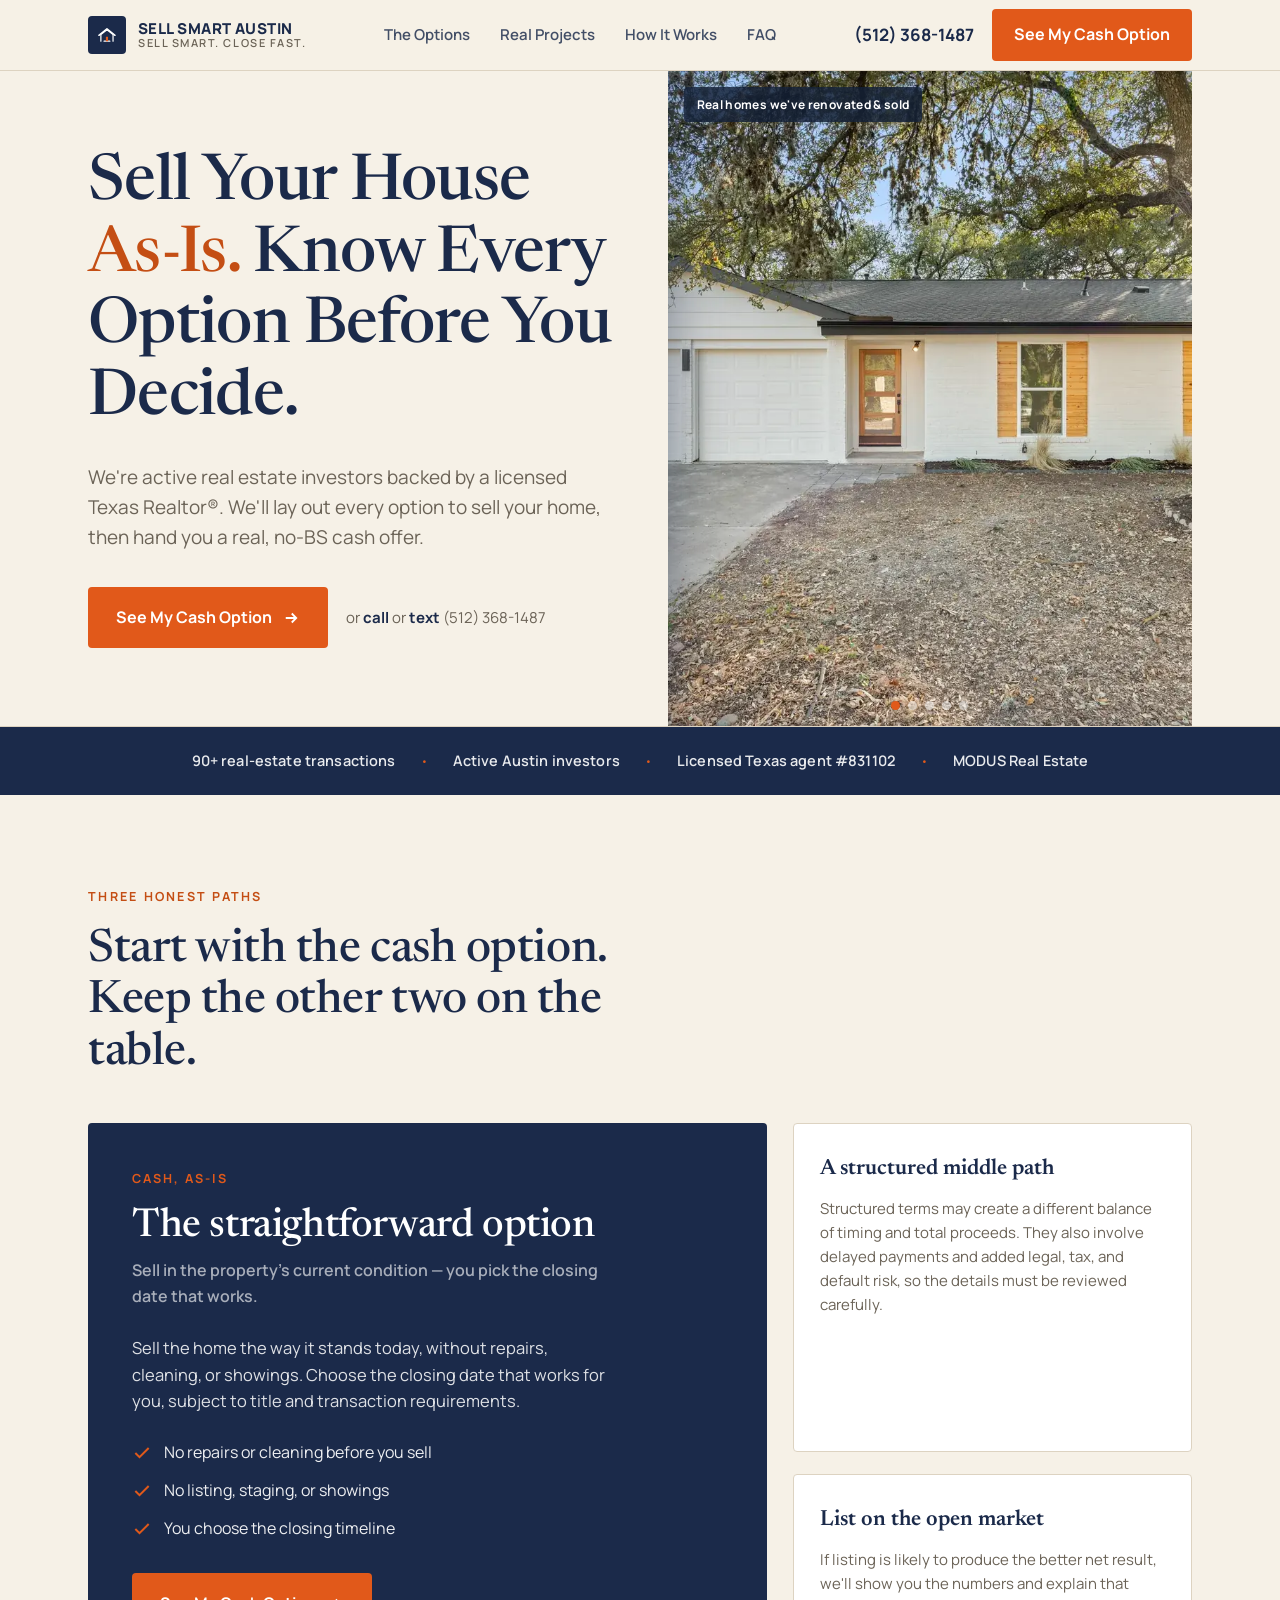
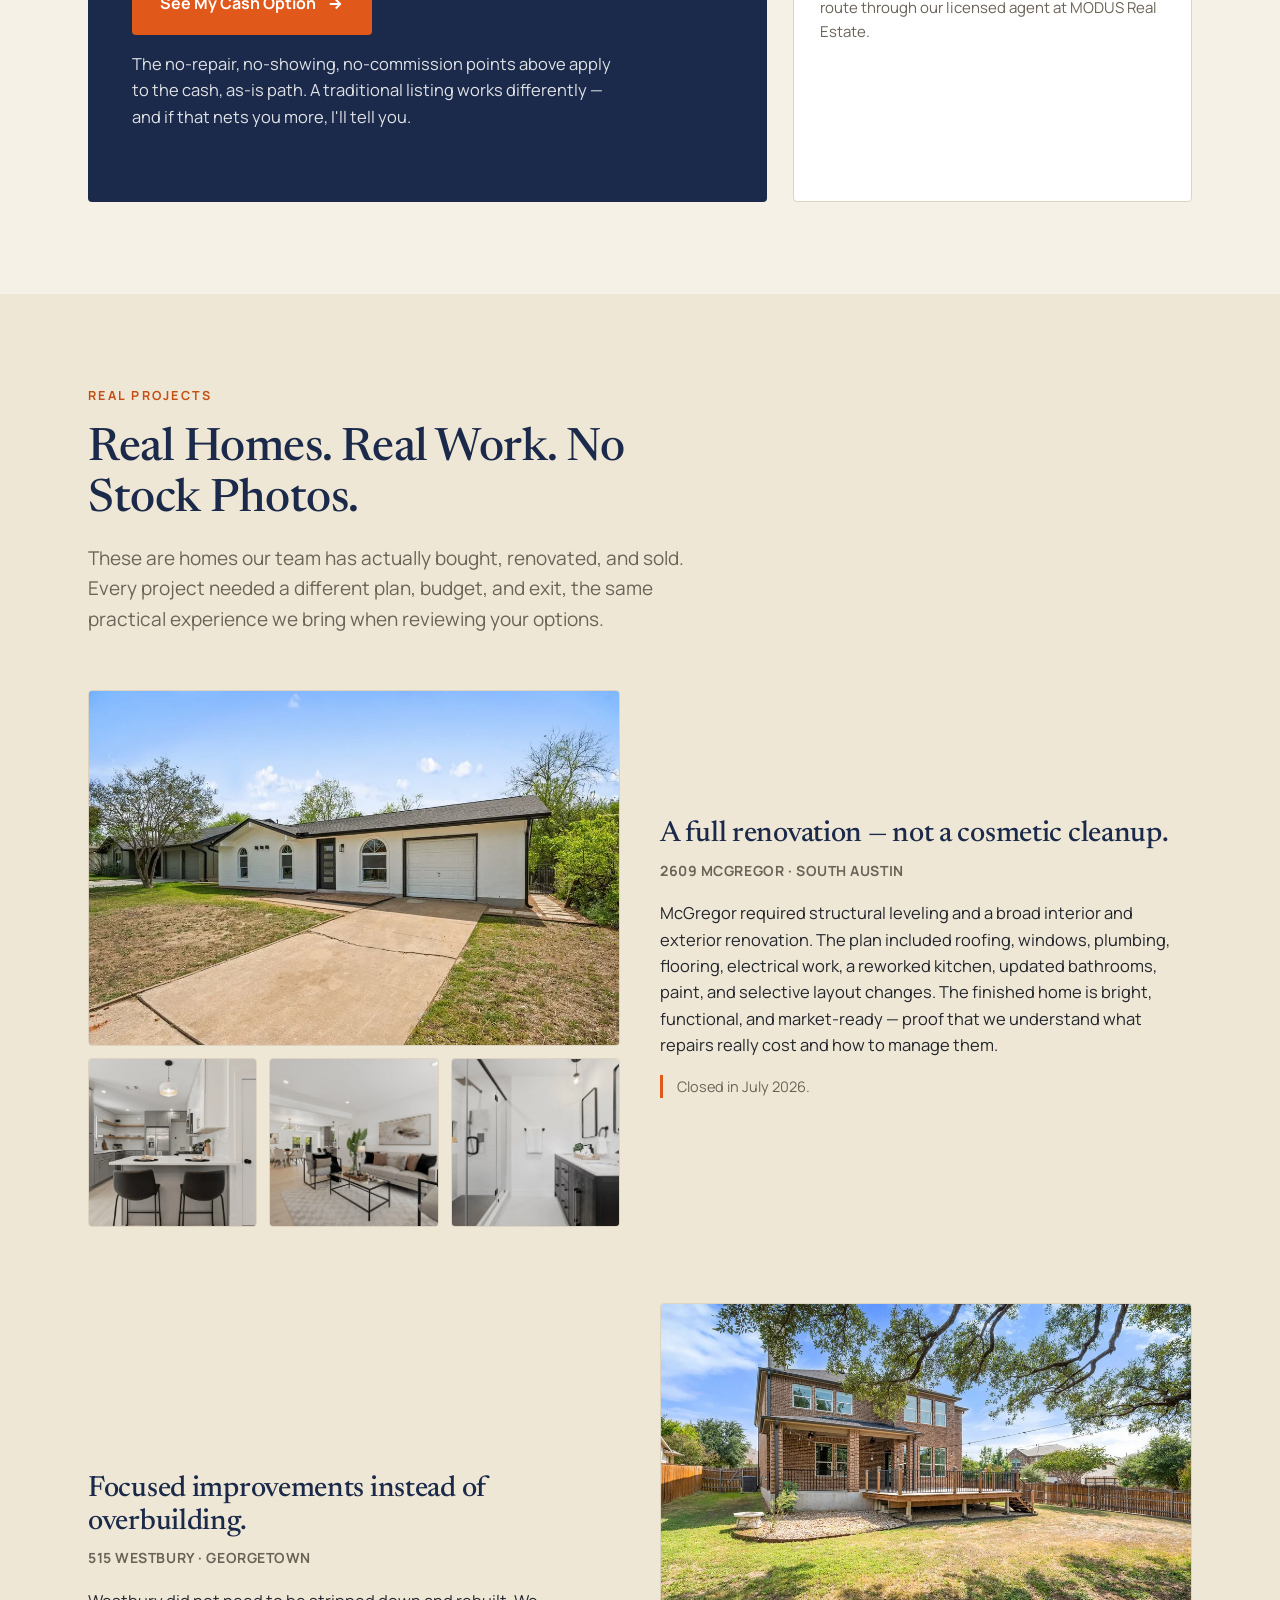
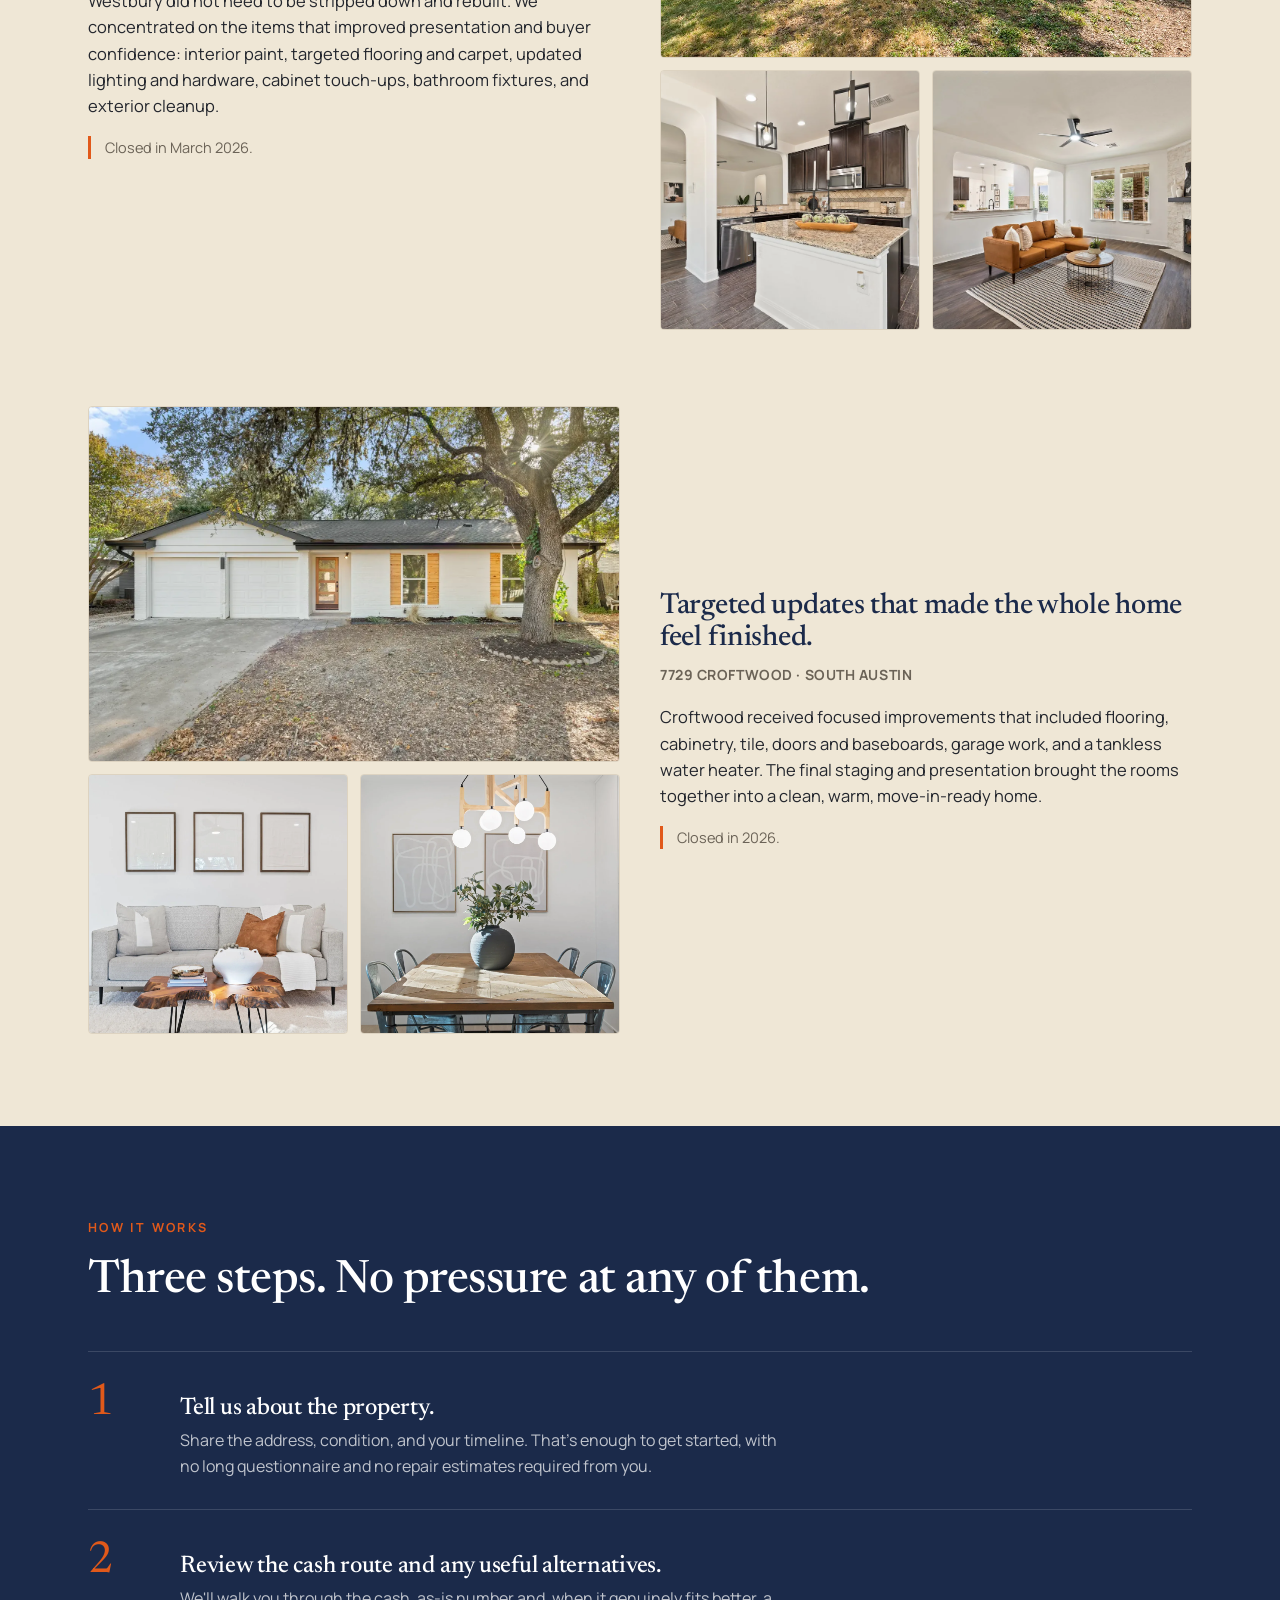
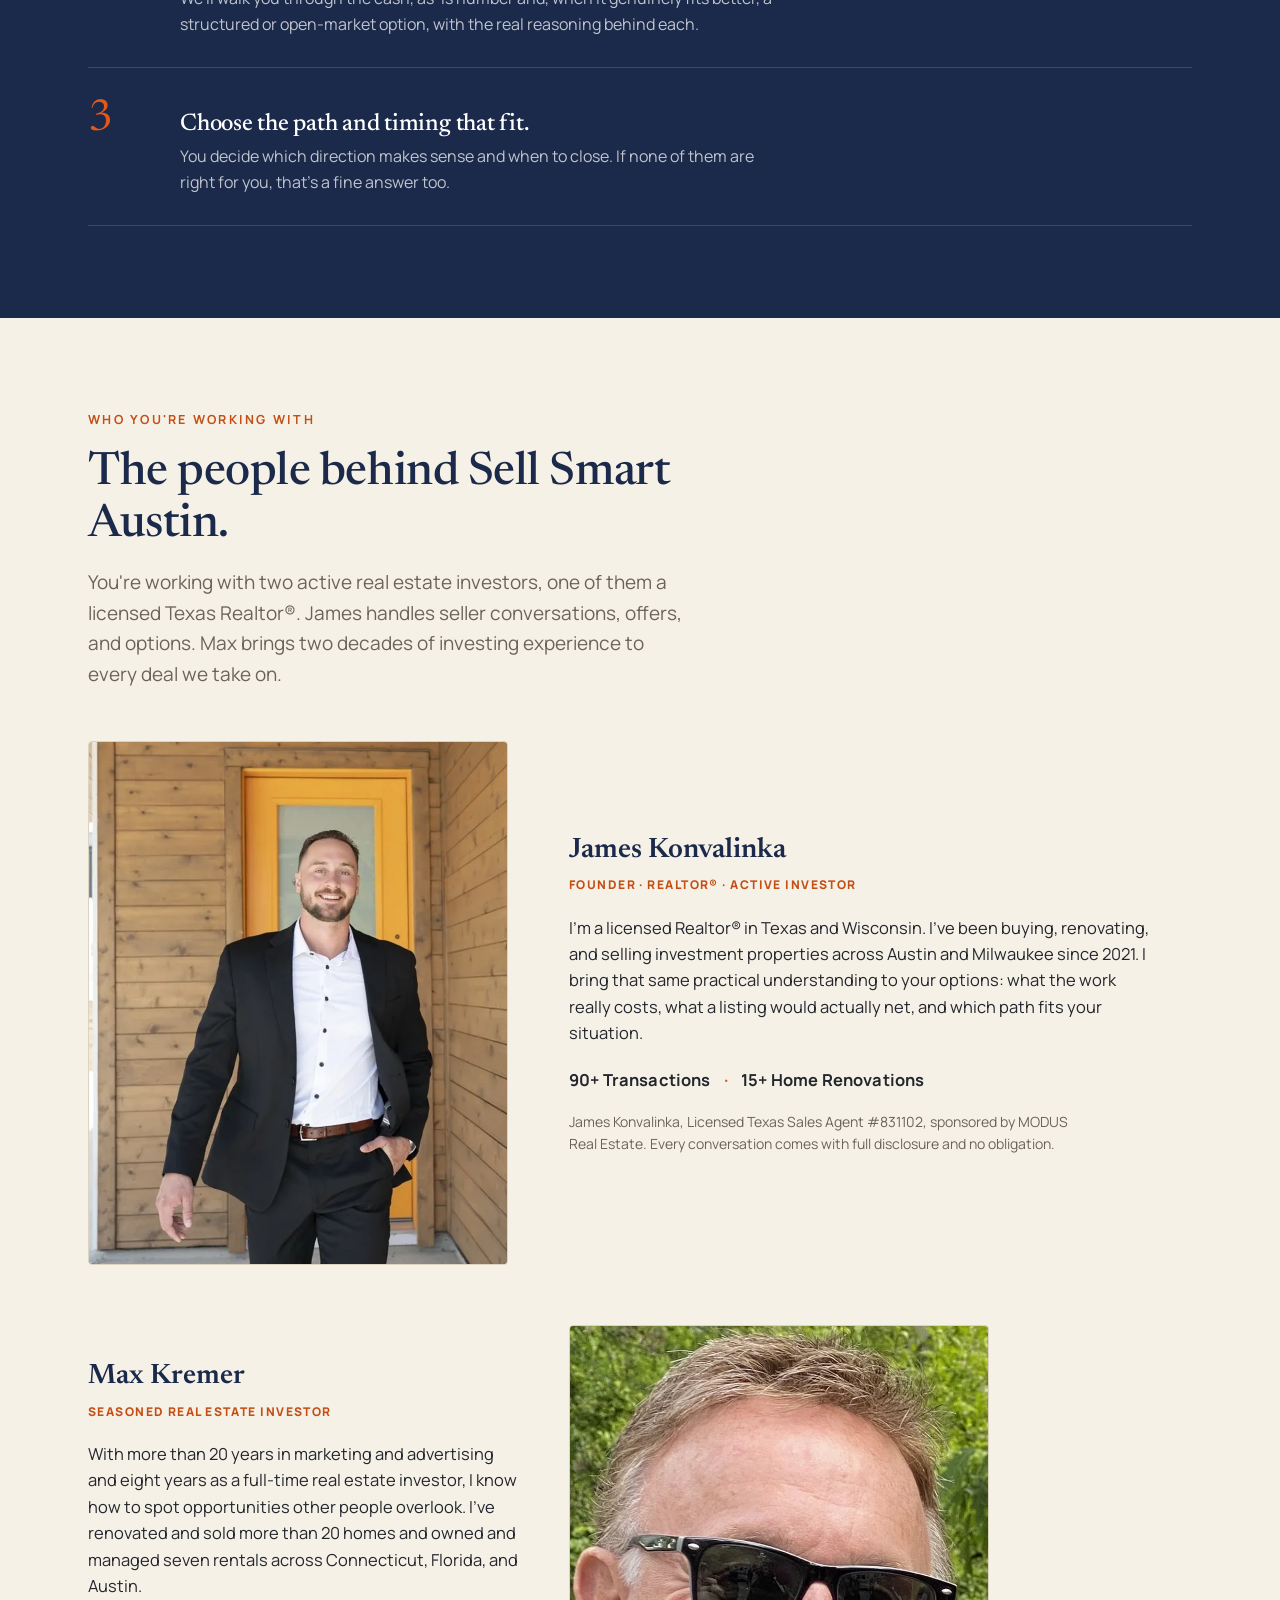
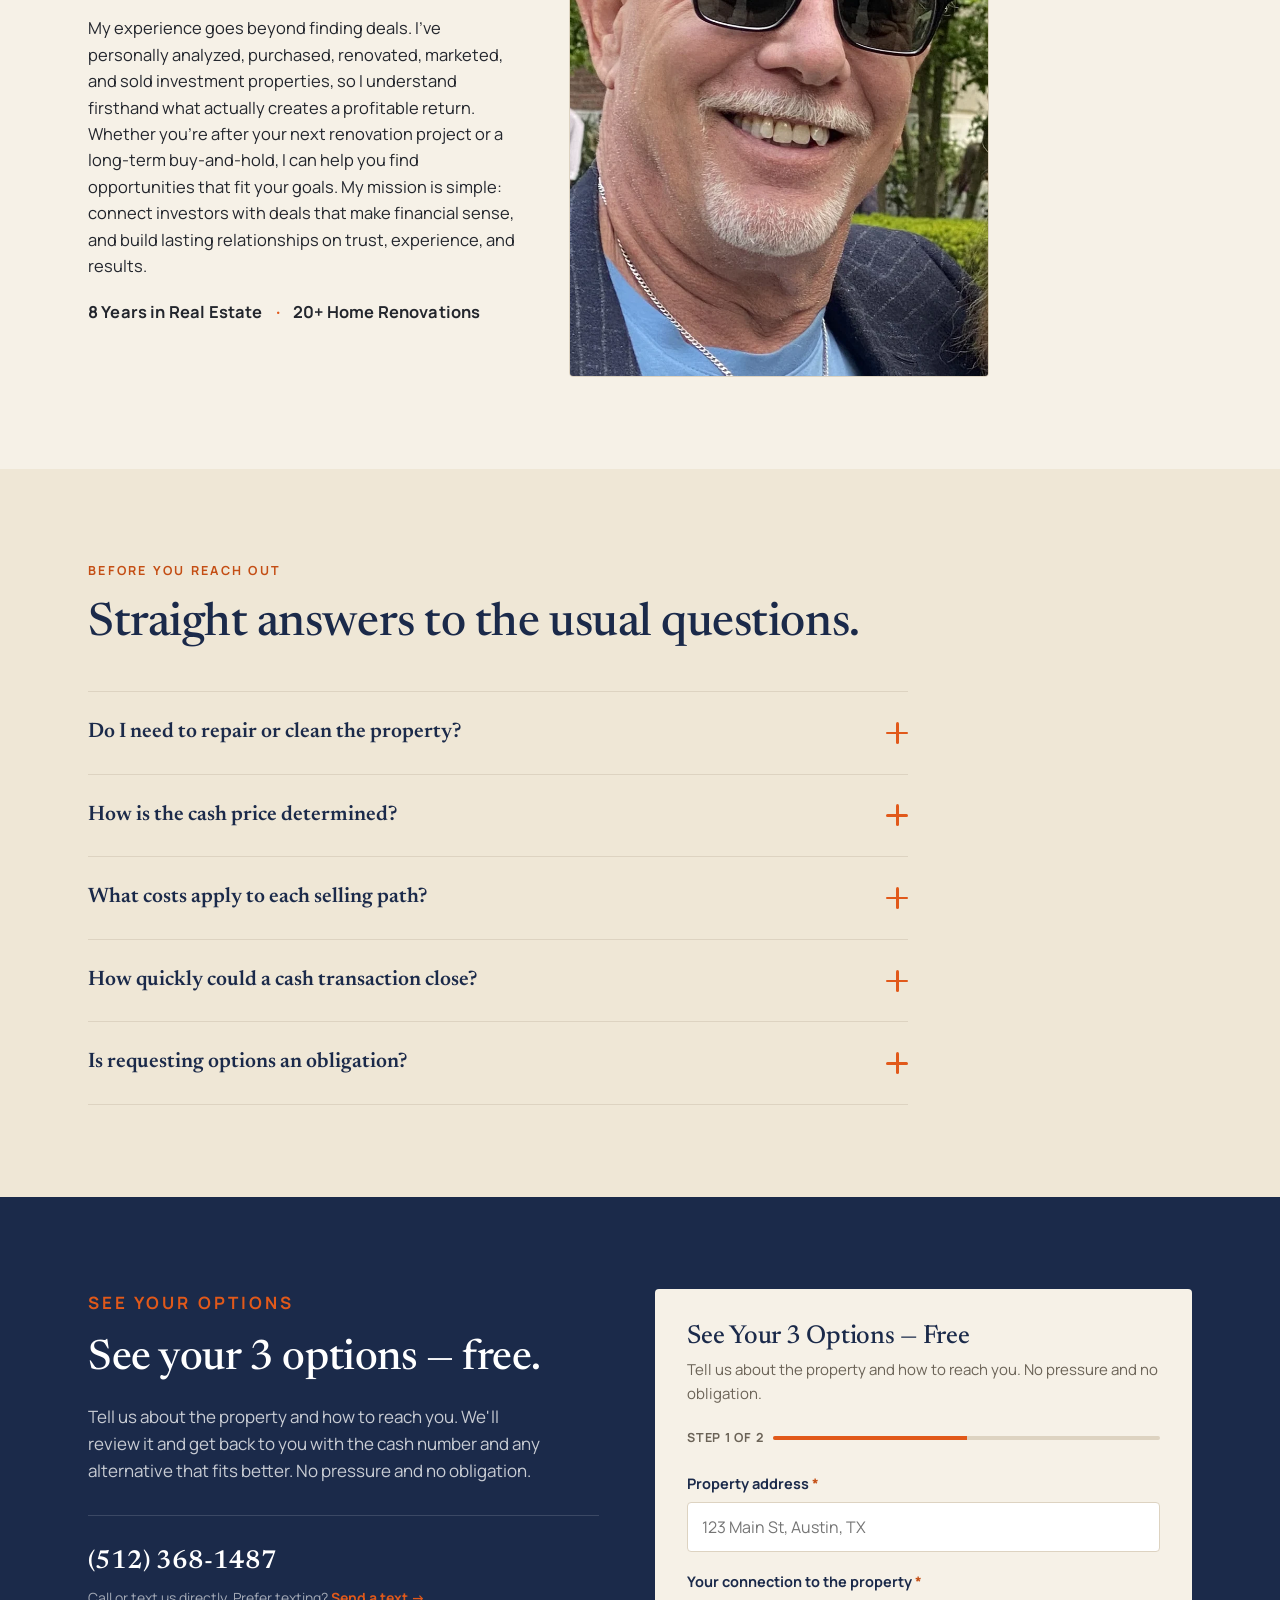
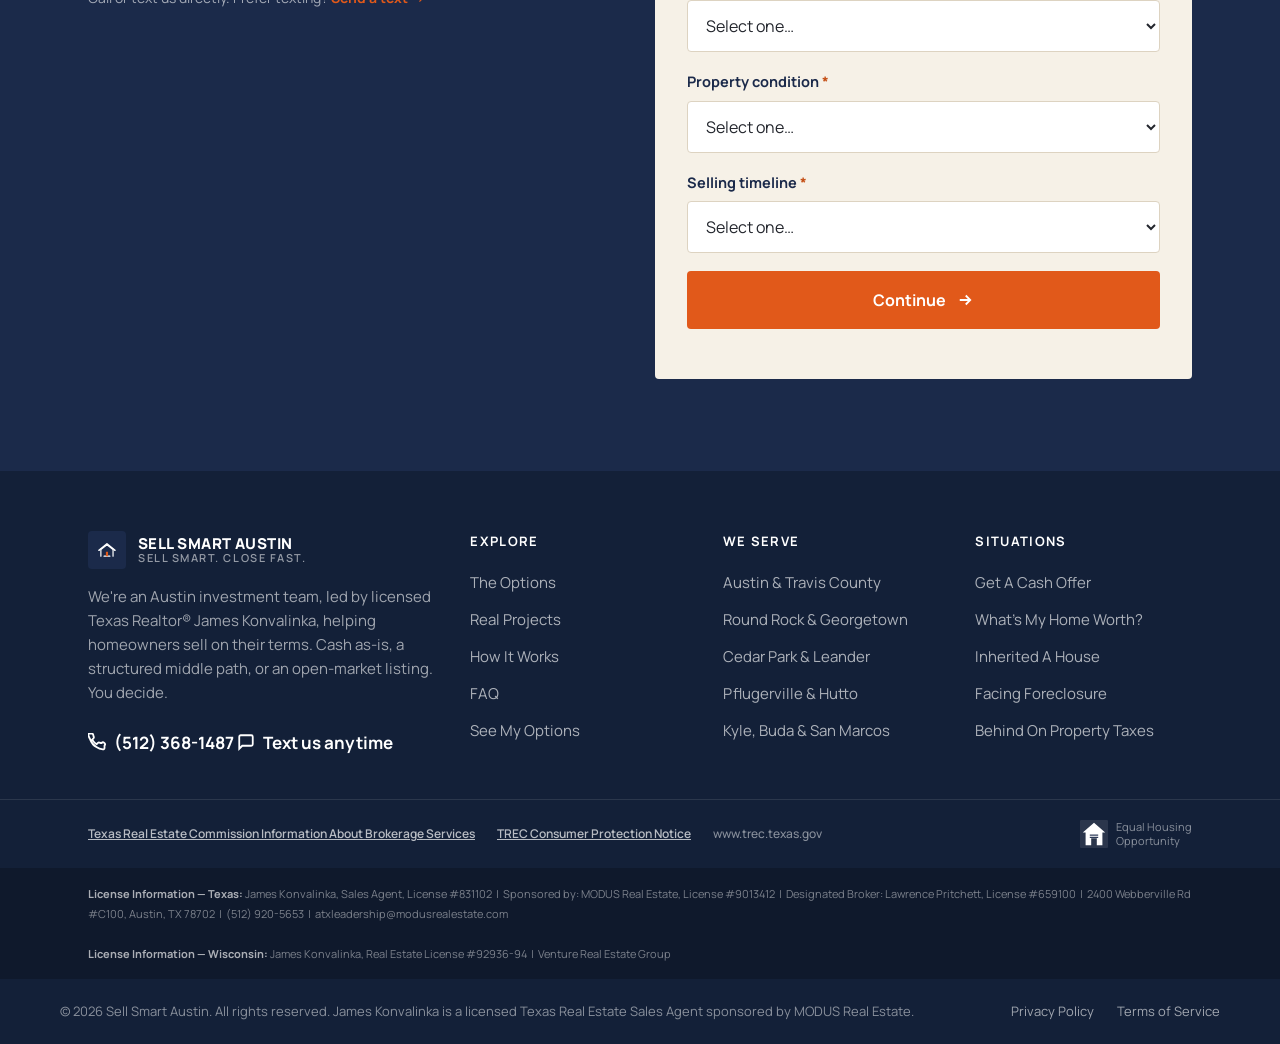
<file: index.html>
<!DOCTYPE html>
<html lang="en">
<head>
<meta charset="UTF-8">
<meta name="viewport" content="width=device-width, initial-scale=1.0">
<title>Sell Smart Austin | Sell As-Is for Cash — or See Every Option First</title>
<meta name="msvalidate.01" content="1D9ABFC3D60A9D4CC6BD3D06D5374253" />
<meta name="description" content="Sell your Austin house as-is for cash, or see every option first. We're active real estate investors backed by a licensed Texas Realtor&reg;. Real projects, honest numbers, no pressure.">

<!--
  ============================================================================
  SSA WEBSITE REDESIGN — LOCAL PROTOTYPE  (redesign.html)
  Built 2026-07-16 per CLAUDE-SSA-WEBSITE-REDESIGN-START-BRIEF-2026-07-16.md
  STATUS: local prototype only. NOT committed / pushed / deployed / submitted.
  - No ReSimpli. No Formspree. No exposed CRM token.
  - Analytics + form destination are FAIL-CLOSED behind config; disabled in prototype.
  - Existing index.html (with prior team draft) is untouched and preserved.
  ============================================================================
-->

<link rel="preconnect" href="https://fonts.googleapis.com">
<link rel="preconnect" href="https://fonts.gstatic.com" crossorigin>
<link href="https://fonts.googleapis.com/css2?family=Manrope:wght@400;500;600;700;800&family=Newsreader:ital,opsz,wght@0,6..72,400;0,6..72,500;0,6..72,600;1,6..72,400&display=swap" rel="stylesheet">

<!-- Meta Pixel (init only; PageView + Lead are fired from the app code — Lead only after a confirmed lead) -->
<script>!function(f,b,e,v,n,t,s){if(f.fbq)return;n=f.fbq=function(){n.callMethod?n.callMethod.apply(n,arguments):n.queue.push(arguments)};if(!f._fbq)f._fbq=n;n.push=n;n.loaded=!0;n.version='2.0';n.queue=[];t=b.createElement(e);t.async=!0;t.src=v;s=b.getElementsByTagName(e)[0];s.parentNode.insertBefore(t,s)}(window,document,'script','https://connect.facebook.net/en_US/fbevents.js');fbq('init','5191741884383418');</script>
<noscript><img height="1" width="1" style="display:none" src="https://www.facebook.com/tr?id=5191741884383418&ev=PageView&noscript=1"/></noscript>

<!-- Google tag (gtag.js) — Google Ads conversion tracking, account AW-18359778796 -->
<script async src="https://www.googletagmanager.com/gtag/js?id=AW-18359778796"></script>
<script>window.dataLayer=window.dataLayer||[];function gtag(){dataLayer.push(arguments);}gtag('js',new Date());gtag('config','AW-18359778796');</script>

<script>document.documentElement.className += " js";</script>

<style>
  :root {
    --navy:      #1B2A4A;
    --navy-deep: #132038;
    --cream:     #F6F1E7;
    --cream-2:   #EFE7D6;
    --orange:    #E1591A;
    --orange-ink:#c44e14;
    --ink:       #23262d;
    --muted:     #6b6357;
    --line:      #ddd3c1;
    --line-navy: rgba(255,255,255,0.14);
    --white:     #ffffff;
    --radius:    4px;
    --maxw:      1160px;
  }

  * { margin:0; padding:0; box-sizing:border-box; }

  html { scroll-behavior:smooth; }

  body {
    font-family:'Manrope', system-ui, sans-serif;
    color:var(--ink);
    background:var(--cream);
    line-height:1.6;
    font-size:17px;
    -webkit-font-smoothing:antialiased;
  }

  h1,h2,h3 { font-family:'Newsreader', Georgia, serif; font-weight:500; line-height:1.12; letter-spacing:-0.01em; color:var(--navy); }

  a { color:inherit; }

  .wrap { max-width:var(--maxw); margin:0 auto; padding:0 28px; }

  section { padding:92px 0; }

  .eyebrow {
    font-family:'Manrope', sans-serif;
    font-size:12.5px; font-weight:700; letter-spacing:0.18em; text-transform:uppercase;
    color:var(--orange-ink); margin-bottom:18px;
  }

  .h2 { font-size:clamp(30px, 4vw, 46px); }
  .lead { font-size:19px; color:var(--muted); max-width:60ch; }

  /* Buttons */
  .btn {
    display:inline-flex; align-items:center; gap:10px;
    font-family:'Manrope',sans-serif; font-weight:700; font-size:16px;
    padding:16px 26px; border-radius:var(--radius); border:2px solid transparent;
    cursor:pointer; text-decoration:none; transition:background .18s, color .18s, border-color .18s;
    min-height:52px;
  }
  .btn-primary { background:var(--orange); color:#fff; }
  .btn-primary:hover { background:var(--orange-ink); }
  .btn-ghost { background:transparent; color:var(--navy); border-color:var(--navy); }
  .btn-ghost:hover { background:var(--navy); color:#fff; }
  .btn-ghost-light { background:transparent; color:#fff; border-color:rgba(255,255,255,0.5); }
  .btn-ghost-light:hover { background:#fff; color:var(--navy); border-color:#fff; }
  .btn:focus-visible, a:focus-visible, input:focus-visible, select:focus-visible, textarea:focus-visible, button:focus-visible {
    outline:3px solid var(--orange); outline-offset:2px;
  }

  /* ── NAV ── */
  header.nav {
    position:sticky; top:0; z-index:100;
    background:rgba(246,241,231,0.92); backdrop-filter:saturate(180%) blur(8px);
    border-bottom:1px solid var(--line);
  }
  .nav-inner { display:flex; align-items:center; justify-content:space-between; height:70px; }
  .brand { display:flex; align-items:center; gap:12px; text-decoration:none; }
  .brand .mark { width:38px; height:38px; border-radius:4px; display:block; }
  .brand .name { font-family:'Manrope',sans-serif; font-weight:800; letter-spacing:0.03em; font-size:15px; color:var(--navy); line-height:1.05; }
  .brand .name span { display:block; font-weight:600; font-size:11px; letter-spacing:0.14em; color:var(--muted); text-transform:uppercase; }
  .nav-links { display:flex; align-items:center; gap:30px; }
  .nav-links a { font-size:15px; font-weight:600; color:var(--navy); text-decoration:none; opacity:.82; }
  .nav-links a:hover { opacity:1; color:var(--orange-ink); }
  .nav-cta { display:flex; align-items:center; gap:18px; }
  .nav-cta .btn { white-space:nowrap; }
  .nav-phone { font-weight:700; color:var(--navy); text-decoration:none; white-space:nowrap; }
  .nav-toggle { display:none; background:none; border:0; cursor:pointer; color:var(--navy); padding:4px; align-items:center; }

  /* Mobile dropdown menu */
  .mobile-menu { display:none; flex-direction:column; background:var(--cream); border-bottom:1px solid var(--line); padding:6px 20px 16px; }
  .mobile-menu.open { display:flex; }
  .mobile-menu > a { padding:13px 2px; font-size:16px; font-weight:600; color:var(--navy); text-decoration:none; border-bottom:1px solid var(--line); }
  .mobile-menu .mm-cta { margin-top:12px; justify-content:center; border-bottom:0; min-height:48px; }
  .mobile-menu .mm-call { border-bottom:0; text-align:center; color:var(--orange-ink); font-weight:700; }

  /* Mobile sticky bottom CTA bar */
  .sticky-cta { display:none; }
  .sticky-call { display:flex; flex-direction:column; align-items:center; justify-content:center; gap:2px; color:var(--navy); text-decoration:none; font-weight:700; font-size:12px; letter-spacing:0.02em; padding:0 16px; border:1.5px solid var(--navy); border-radius:var(--radius); }
  .sticky-offer { flex:1; justify-content:center; min-height:50px; font-size:15px; }

  /* ── HERO ── */
  .hero { background:var(--cream); border-bottom:1px solid var(--line); padding:0; }
  .hero-grid { display:grid; grid-template-columns:1.05fr 0.95fr; align-items:stretch; gap:0; }
  .hero-copy { padding:78px 56px 78px 0; align-self:center; }
  .hero h1 { font-size:clamp(38px, 5.4vw, 64px); }
  .hero h1 em { font-style:normal; color:var(--orange-ink); }
  .hero-sub { font-size:19px; color:var(--muted); margin:26px 0 34px; max-width:46ch; }
  .hero-actions { display:flex; align-items:center; gap:18px; flex-wrap:wrap; }
  .hero-callnote { font-size:15px; color:var(--muted); }
  .hero-callnote a { color:var(--navy); font-weight:700; text-decoration:none; }
  .hero-media { position:relative; min-height:520px; overflow:hidden; background:var(--navy); }
  .hero-media .hc-slide { position:absolute; inset:0; width:100%; height:100%; object-fit:cover; object-position:center; opacity:0; transition:opacity .9s ease; }
  .hero-media .hc-slide.active { opacity:1; }
  .hero-media::after { content:""; position:absolute; inset:0; box-shadow:inset 40px 0 60px -40px rgba(27,42,74,0.5); pointer-events:none; z-index:1; }
  .hc-badge { position:absolute; top:16px; left:16px; z-index:2; background:rgba(19,32,56,0.82); color:#fff; font-size:12px; font-weight:700; letter-spacing:0.03em; padding:8px 13px; border-radius:4px; }
  .hc-dots { position:absolute; bottom:16px; left:0; right:0; z-index:2; display:flex; gap:8px; justify-content:center; }
  .hc-dot { width:9px; height:9px; border-radius:50%; background:rgba(255,255,255,0.5); border:0; padding:0; cursor:pointer; transition:background .2s; }
  .hc-dot.active { background:var(--orange); }

  /* ── PROOF LINE ── */
  .proof { background:var(--navy); color:#fff; padding:0; }
  .proof-inner { display:flex; align-items:center; justify-content:center; flex-wrap:wrap; gap:10px 26px; padding:20px 28px; text-align:center; }
  .proof-item { font-size:14.5px; font-weight:600; color:rgba(255,255,255,0.9); letter-spacing:0.01em; }
  .proof-dot { color:var(--orange); font-weight:800; }

  /* ── OPTIONS (cash-first asymmetric) ── */
  #options { background:var(--cream); }
  .options-head { max-width:60ch; margin-bottom:44px; }
  .options-grid { display:grid; grid-template-columns:1.7fr 1fr; gap:26px; align-items:stretch; }
  .cash-panel {
    background:var(--navy); color:#fff; border-radius:var(--radius);
    padding:46px 44px; position:relative; overflow:hidden;
    display:flex; flex-direction:column;
  }
  .cash-panel .tag { font-size:12.5px; font-weight:700; letter-spacing:0.16em; text-transform:uppercase; color:var(--orange); margin-bottom:16px; }
  .cash-panel h3 { color:#fff; font-size:40px; margin-bottom:8px; }
  .cash-panel .desc-lead { font-size:16px; color:rgba(255,255,255,0.62); margin-bottom:26px; font-weight:600; }
  .cash-panel p { color:rgba(255,255,255,0.86); font-size:16.5px; margin-bottom:26px; max-width:48ch; }
  .cash-points { list-style:none; display:flex; flex-direction:column; gap:12px; margin-bottom:32px; }
  .cash-points li { display:flex; gap:12px; align-items:flex-start; font-size:16px; color:rgba(255,255,255,0.92); }
  .cash-points svg { flex-shrink:0; margin-top:3px; color:var(--orange); }
  .cash-panel .btn { align-self:flex-start; margin-top:auto; }
  .cash-fine { font-size:13px; color:rgba(255,255,255,0.5); margin-top:16px; max-width:46ch; }

  .alt-col { display:flex; flex-direction:column; gap:22px; }
  .alt {
    background:#fff; border:1px solid var(--line); border-radius:var(--radius);
    padding:28px 26px; flex:1;
  }
  .alt h4 { font-family:'Newsreader',serif; font-weight:600; font-size:22px; color:var(--navy); margin-bottom:10px; }
  .alt p { font-size:15px; color:var(--muted); }

  /* ── PROJECTS ── */
  #projects { background:var(--cream-2); }
  .projects-head { max-width:62ch; margin-bottom:56px; }
  .project { display:grid; grid-template-columns:1fr 1fr; gap:40px; align-items:center; padding:0 0 76px; }
  .project:last-of-type { padding-bottom:0; }
  .project.flip .p-media { order:2; }
  .project-establish { width:100%; height:auto; display:block; border-radius:var(--radius); border:1px solid var(--line); }
  .p-thumbs { display:grid; grid-template-columns:1fr 1fr; gap:12px; margin-top:12px; }
  .p-thumbs img { width:100%; height:100%; object-fit:cover; aspect-ratio:1/1; border-radius:var(--radius); border:1px solid var(--line); display:block; }
  .p-thumbs.three { grid-template-columns:1fr 1fr 1fr; }
  .p-num { font-family:'Newsreader',serif; font-size:15px; letter-spacing:0.14em; color:var(--orange-ink); font-weight:600; text-transform:uppercase; margin-bottom:14px; }
  .project h3 { font-size:29px; margin-bottom:8px; }
  .project .p-place { font-size:14px; font-weight:700; letter-spacing:0.04em; text-transform:uppercase; color:var(--muted); margin-bottom:18px; }
  .project p.p-body { font-size:16.5px; color:var(--ink); margin-bottom:16px; }
  .project .p-status { font-size:14.5px; color:var(--muted); border-left:3px solid var(--orange); padding-left:14px; }

  /* ── HOW IT WORKS ── */
  #how { background:var(--navy); color:#fff; }
  #how h2 { color:#fff; }
  .how-head { margin-bottom:44px; }
  .how-head .lead { color:rgba(255,255,255,0.7); }
  .steps { border-top:1px solid var(--line-navy); }
  .step { display:grid; grid-template-columns:auto 1fr; gap:28px; align-items:baseline; padding:30px 0; border-bottom:1px solid var(--line-navy); }
  .step .n { font-family:'Newsreader',serif; font-size:44px; color:var(--orange); line-height:1; min-width:64px; }
  .step h3 { color:#fff; font-size:24px; margin-bottom:6px; }
  .step p { color:rgba(255,255,255,0.72); font-size:16px; max-width:60ch; }

  /* ── TEAM ── */
  #team { background:var(--cream); }
  .team-head { max-width:60ch; margin-bottom:52px; }
  .team-head .lead { margin-top:16px; }
  .person { display:grid; grid-template-columns:0.82fr 1.18fr; gap:48px; align-items:center; padding-bottom:60px; }
  .person:last-of-type { padding-bottom:0; }
  .person.flip .person-photo-wrap { order:2; }
  .person-photo { width:100%; height:auto; display:block; border-radius:var(--radius); border:1px solid var(--line); }
  .person-photo-wrap { max-width:420px; }
  .person-name { font-family:'Newsreader',serif; font-size:28px; font-weight:600; color:var(--navy); line-height:1.1; }
  .person-role { display:inline-block; font-size:12px; font-weight:800; letter-spacing:0.12em; text-transform:uppercase; color:var(--orange-ink); margin:10px 0 20px; }
  .person p { font-size:16.5px; color:var(--ink); margin-bottom:16px; max-width:58ch; }
  .person .lic-note { font-size:14px; color:var(--muted); margin-top:18px; }
  .exp-line { font-size:15px; font-weight:700; color:var(--navy); letter-spacing:0.01em; margin-top:20px; }
  .exp-line .sep { color:var(--orange); margin:0 10px; }

  /* ── FAQ ── */
  #faq { background:var(--cream-2); }
  .faq-head { margin-bottom:40px; }
  .faq-list { max-width:820px; border-top:1px solid var(--line); }
  .faq-item { border-bottom:1px solid var(--line); }
  .faq-q { width:100%; text-align:left; background:none; border:0; cursor:pointer;
    display:flex; justify-content:space-between; align-items:center; gap:20px;
    padding:24px 0; font-family:'Newsreader',serif; font-size:21px; font-weight:600; color:var(--navy); }
  .faq-q .ic { flex-shrink:0; width:22px; height:22px; position:relative; transition:transform .2s; }
  .faq-q .ic::before, .faq-q .ic::after { content:""; position:absolute; background:var(--orange); border-radius:2px; }
  .faq-q .ic::before { top:10px; left:0; width:22px; height:2.5px; }
  .faq-q .ic::after { top:0; left:10px; width:2.5px; height:22px; transition:opacity .2s; }
  .faq-item[open] .faq-q .ic::after { opacity:0; }
  .faq-a { padding:0 0 26px; font-size:16.5px; color:var(--muted); max-width:70ch; }
  details > summary { list-style:none; }
  details > summary::-webkit-details-marker { display:none; }

  /* ── INTAKE ── */
  #intake { background:var(--navy); color:#fff; }
  .intake-grid { display:grid; grid-template-columns:1fr 1.05fr; gap:56px; align-items:start; }
  .intake-pitch h2 { color:#fff; font-size:clamp(28px,3.6vw,42px); margin-bottom:20px; }
  .intake-pitch p { color:rgba(255,255,255,0.76); font-size:17px; margin-bottom:20px; max-width:46ch; }
  .intake-pitch .callbox { margin-top:30px; padding-top:26px; border-top:1px solid var(--line-navy); }
  .intake-pitch .callbox a { color:#fff; font-family:'Newsreader',serif; font-size:26px; font-weight:600; text-decoration:none; }
  .intake-pitch .callbox span { display:block; color:rgba(255,255,255,0.6); font-size:14px; margin-top:4px; }
  .intake-pitch .callbox span a { font-family:'Manrope',sans-serif; font-size:14px; font-weight:700; color:var(--orange); text-decoration:none; white-space:nowrap; }

  .form-card { background:var(--cream); color:var(--ink); border-radius:var(--radius); padding:34px 32px; }
  .form-head { margin-bottom:22px; }
  .form-head h3 { font-size:26px; margin-bottom:6px; }
  .form-head p { font-size:15px; color:var(--muted); }
  .progress { display:flex; align-items:center; gap:10px; margin:18px 0 24px; }
  .progress .bar { height:4px; flex:1; background:var(--line); border-radius:3px; overflow:hidden; }
  .progress .bar i { display:block; height:100%; width:50%; background:var(--orange); transition:width .3s; }
  .progress .lbl { font-size:12.5px; font-weight:700; letter-spacing:0.06em; text-transform:uppercase; color:var(--muted); white-space:nowrap; }

  .field { margin-bottom:18px; }
  .field label { display:block; font-size:14.5px; font-weight:700; color:var(--navy); margin-bottom:7px; }
  .field .req { color:var(--orange-ink); }
  .field input, .field select, .field textarea {
    width:100%; font-family:'Manrope',sans-serif; font-size:16px; color:var(--ink);
    padding:13px 14px; border:1.5px solid var(--line); border-radius:var(--radius); background:#fff;
  }
  .field textarea { resize:vertical; min-height:84px; }
  .field .hint { font-size:12.5px; color:var(--muted); margin-top:5px; }
  .field .err { display:none; font-size:13px; color:#c0341d; font-weight:600; margin-top:6px; }
  .field.invalid input, .field.invalid select, .field.invalid textarea { border-color:#c0341d; }
  .field.invalid .err { display:block; }

  .consent { display:flex; gap:11px; align-items:flex-start; margin-bottom:14px; }
  .consent input { width:19px; height:19px; margin-top:3px; flex-shrink:0; accent-color:var(--orange); }
  .consent label { font-size:12.5px; color:var(--muted); line-height:1.5; }
  .consent label a { color:var(--orange-ink); font-weight:600; }
  .consent.invalid label { color:#c0341d; }

  .step-pane { display:none; }
  .step-pane.active { display:block; }
  .form-nav { display:flex; align-items:center; gap:14px; margin-top:8px; }
  .form-nav .btn { flex:1; justify-content:center; }
  .btn-back { background:none; border:0; color:var(--navy); font-weight:700; cursor:pointer; font-family:'Manrope',sans-serif; font-size:15px; padding:12px; }

  .form-state { display:none; text-align:center; padding:20px 6px; }
  .form-state.show { display:block; }
  .form-state .ic { width:56px; height:56px; border-radius:50%; display:flex; align-items:center; justify-content:center; margin:0 auto 18px; }
  .form-state.ok .ic { background:rgba(22,120,60,0.12); color:#16783c; }
  .form-state.fail .ic { background:rgba(192,52,29,0.12); color:#c0341d; }
  .form-state h3 { margin-bottom:12px; }
  .form-state p { font-size:15.5px; color:var(--muted); margin-bottom:20px; max-width:40ch; margin-left:auto; margin-right:auto; }
  .form-state .btn { justify-content:center; }
  .form-restart { background:none; border:0; color:var(--muted); text-decoration:underline; cursor:pointer; font-size:14px; margin-top:14px; font-family:'Manrope',sans-serif; }
  .mock-note { font-size:11.5px; color:var(--muted); text-align:center; margin-top:16px; opacity:.8; }

  /* ── FOOTER ── */
  footer { background:var(--navy-deep); color:rgba(255,255,255,0.7); padding:0; }
  .foot-main { display:grid; grid-template-columns:1.6fr 1fr 1fr 1fr; gap:36px; padding:60px 0 40px; }
  .foot-brand p { font-size:15px; color:rgba(255,255,255,0.6); margin:16px 0; max-width:42ch; }
  .foot-brand .foot-phone { color:#fff; font-weight:700; text-decoration:none; display:inline-flex; align-items:center; gap:8px; }
  .foot-col h4 { color:#fff; font-family:'Manrope',sans-serif; font-size:13px; letter-spacing:0.1em; text-transform:uppercase; margin-bottom:16px; }
  .foot-col ul { list-style:none; }
  .foot-col li { margin-bottom:10px; }
  .foot-col a { color:rgba(255,255,255,0.65); text-decoration:none; font-size:15px; }
  .foot-col a:hover { color:#fff; }
  .trec-bar { border-top:1px solid rgba(255,255,255,0.1); padding:20px 0; }
  .trec-bar .row { display:flex; align-items:center; justify-content:space-between; flex-wrap:wrap; gap:16px; }
  .trec-links { display:flex; gap:22px; flex-wrap:wrap; align-items:center; }
  .trec-links a { font-size:12px; color:rgba(255,255,255,0.7); text-decoration:underline; font-weight:600; }
  .trec-links a.plain { text-decoration:none; color:rgba(255,255,255,0.5); font-weight:500; }
  .eho { display:flex; align-items:center; gap:8px; }
  .eho span { font-size:11px; color:rgba(255,255,255,0.5); line-height:1.3; }
  .lic-block { background:rgba(0,0,0,0.22); padding:16px 0; }
  .lic-block p { font-size:11px; color:rgba(255,255,255,0.45); line-height:1.8; }
  .lic-block strong { color:rgba(255,255,255,0.65); font-weight:700; }
  .lic-block a { color:rgba(255,255,255,0.45); text-decoration:none; }
  .foot-bottom { display:flex; justify-content:space-between; align-items:center; flex-wrap:wrap; gap:14px; padding:22px 0; font-size:13px; color:rgba(255,255,255,0.5); }
  .foot-bottom a { color:rgba(255,255,255,0.6); text-decoration:none; margin-left:20px; }

  /* Reveal animation */
  /* Hidden only once JS is confirmed alive (see the .js script in <head>).
     Without JS nothing is ever hidden, so the page can never render blank. */
  .js .reveal { opacity:0; transform:translateY(18px); transition:opacity .6s ease, transform .6s ease; }
  .reveal.in { opacity:1; transform:none; }

  /* ── RESPONSIVE ── */
  @media (max-width:960px) {
    .nav-links { display:none; }
    .nav-toggle { display:inline-flex; }
    .hero-grid { grid-template-columns:1fr; }
    .hero-copy { padding:56px 0 40px; }
    .hero-media { min-height:420px; order:-1; }
    .options-grid { grid-template-columns:1fr; }
    .project, .project.flip { grid-template-columns:1fr; gap:22px; }
    .project.flip .p-media { order:0; }
    .person, .person.flip { grid-template-columns:1fr; gap:26px; }
    .person.flip .person-photo-wrap { order:0; }
    .person-photo-wrap { max-width:340px; }
    .intake-grid { grid-template-columns:1fr; gap:34px; }
  }
  @media (max-width:560px) {
    section { padding:64px 0; }
    .wrap { padding:0 20px; }
    /* Mobile nav: drop the redundant CTA button (hero has it) so the header
       fits — keep the tap-to-call phone, which is the higher-intent action. */
    .nav-inner { height:62px; }
    .nav-cta .btn { display:none; }
    .brand .name { font-size:13.5px; }
    .brand .name span { font-size:9px; }
    .brand .mark { width:34px; height:34px; }
    .nav-phone { font-size:15px; }
    .cash-panel { padding:34px 26px; }
    .cash-panel h3 { font-size:32px; }
    .form-card { padding:26px 20px; }
    .step .n { font-size:34px; min-width:48px; }
    .foot-main { grid-template-columns:1fr; gap:28px; }
    .proof-inner { flex-direction:column; gap:8px; }
    .proof-dot { display:none; }
    /* Sticky bottom CTA bar on phones */
    body { padding-bottom:76px; }
    .sticky-cta {
      display:flex; gap:10px; align-items:stretch;
      position:fixed; left:0; right:0; bottom:0; z-index:200;
      background:rgba(246,241,231,0.97); -webkit-backdrop-filter:blur(6px); backdrop-filter:blur(6px);
      border-top:1px solid var(--line);
      padding:10px 14px calc(10px + env(safe-area-inset-bottom));
    }
  }
  @media (prefers-reduced-motion:reduce) {
    html { scroll-behavior:auto; }
    .js .reveal { transition:none; opacity:1; transform:none; }
    * { transition:none !important; }
  }
</style>
<script type="application/ld+json">
{
  "@context": "https://schema.org",
  "@graph": [
    {
      "@type": "RealEstateAgent",
      "@id": "https://sellsmartaustin.com/#business",
      "name": "Sell Smart Austin",
      "legalName": "Sell Smart Austin LLC",
      "url": "https://sellsmartaustin.com/",
      "telephone": "+1-512-368-1487",
      "image": "https://sellsmartaustin.com/assets/hero-austin-street.png",
      "description": "Sell Smart Austin gives Central Texas homeowners three ways to sell a house: a cash offer as is, a full service MLS listing for top dollar, or a structured middle path. Founded and run by James Konvalinka, a licensed Texas real estate agent, so sellers see the real net number of every option before choosing.",
      "address": {
        "@type": "PostalAddress",
        "addressLocality": "Austin",
        "addressRegion": "TX",
        "addressCountry": "US"
      },
      "areaServed": [
        {
          "@type": "City",
          "name": "Austin, TX"
        },
        {
          "@type": "City",
          "name": "Round Rock, TX"
        },
        {
          "@type": "City",
          "name": "Georgetown, TX"
        },
        {
          "@type": "City",
          "name": "Cedar Park, TX"
        },
        {
          "@type": "City",
          "name": "Pflugerville, TX"
        },
        {
          "@type": "City",
          "name": "Leander, TX"
        },
        {
          "@type": "City",
          "name": "Hutto, TX"
        },
        {
          "@type": "City",
          "name": "Buda, TX"
        },
        {
          "@type": "City",
          "name": "Kyle, TX"
        },
        {
          "@type": "City",
          "name": "San Marcos, TX"
        },
        {
          "@type": "City",
          "name": "Bastrop, TX"
        },
        {
          "@type": "City",
          "name": "New Braunfels, TX"
        },
        {
          "@type": "City",
          "name": "Temple, TX"
        },
        {
          "@type": "City",
          "name": "Killeen, TX"
        },
        {
          "@type": "City",
          "name": "Belton, TX"
        },
        {
          "@type": "City",
          "name": "Waco, TX"
        }
      ],
      "openingHoursSpecification": [
        {
          "@type": "OpeningHoursSpecification",
          "dayOfWeek": [
            "Monday",
            "Tuesday",
            "Wednesday",
            "Thursday",
            "Friday",
            "Saturday"
          ],
          "opens": "09:00",
          "closes": "19:00"
        }
      ],
      "founder": {
        "@id": "https://sellsmartaustin.com/#james"
      },
      "employee": {
        "@id": "https://sellsmartaustin.com/#james"
      },
      "sameAs": [
        "https://www.instagram.com/sellsmartaustin"
      ],
      "knowsAbout": [
        "cash offers for houses",
        "selling a house as is",
        "pre-foreclosure and foreclosure sale options",
        "tax delinquent property sales",
        "inherited property sales",
        "probate property sales",
        "houses needing major repairs",
        "tired landlord and tenant occupied sales",
        "vacant houses",
        "divorce home sales",
        "relocation and downsizing sales",
        "home valuations",
        "full service MLS listings",
        "Austin Texas real estate"
      ]
    },
    {
      "@type": "Person",
      "@id": "https://sellsmartaustin.com/#james",
      "name": "James Konvalinka",
      "jobTitle": "Licensed Texas Real Estate Sales Agent",
      "image": "https://sellsmartaustin.com/assets/team/james-portrait-2x3.webp",
      "worksFor": {
        "@type": "RealEstateAgent",
        "name": "MODUS Real Estate",
        "url": "https://modusrealestate.com"
      },
      "identifier": [
        {
          "@type": "PropertyValue",
          "propertyID": "TREC License (TX)",
          "value": "831102"
        },
        {
          "@type": "PropertyValue",
          "propertyID": "Sponsoring Broker TREC License",
          "value": "9013412"
        }
      ],
      "description": "James Konvalinka is an investor friendly real estate agent in Austin, TX, a licensed Texas Realtor with MODUS Real Estate, and an active investor who flips and holds property across Central Texas. Founder of Sell Smart Austin.",
      "sameAs": [
        "https://www.jameskonvalinka.realtor",
        "https://modusrealestate.com/agents/James-Konvalinka/8828989",
        "https://www.instagram.com/realestateinvestoratx"
      ],
      "knowsAbout": [
        "investor friendly real estate",
        "house flipping",
        "rental property analysis",
        "pre-foreclosure options",
        "tax delinquent property",
        "probate and inherited property sales",
        "Austin Texas real estate market"
      ]
    },
    {
      "@type": "WebSite",
      "@id": "https://sellsmartaustin.com/#website",
      "url": "https://sellsmartaustin.com/",
      "name": "Sell Smart Austin",
      "publisher": {
        "@id": "https://sellsmartaustin.com/#business"
      }
    },
    {
      "@type": "FAQPage",
      "mainEntity": [
        {
          "@type": "Question",
          "name": "Do I need to repair or clean the property?",
          "acceptedAnswer": {
            "@type": "Answer",
            "text": "Not for the cash, as-is path. You can sell the home in its current condition, with no repairs, cleaning, or staging. If you decide an open-market listing would net you more, some preparation usually helps, and we'll walk you through exactly what's worth doing and what isn't."
          }
        },
        {
          "@type": "Question",
          "name": "How is the cash price determined?",
          "acceptedAnswer": {
            "@type": "Answer",
            "text": "It's based on real Austin-area comparable sales, the home's condition, and the cost of the work it needs, not a random lowball figure. Because a licensed Texas Realtor® is on our team, we can also show you what the same home might sell for listed, so you can compare the two honestly."
          }
        },
        {
          "@type": "Question",
          "name": "What costs apply to each selling path?",
          "acceptedAnswer": {
            "@type": "Answer",
            "text": "The cash, as-is route is designed to avoid repair costs, showings, and agent commissions on your side. A traditional listing involves preparation, showings, and commissions, but can produce a higher gross price. A structured middle path carries its own legal, tax, and timing considerations. We lay out the trade-offs so you can see the likely net of each."
          }
        },
        {
          "@type": "Question",
          "name": "How quickly could a cash transaction close?",
          "acceptedAnswer": {
            "@type": "Answer",
            "text": "A cash, as-is sale can move quickly and you choose the closing date, subject to title work and normal transaction requirements. We won't promise a specific number of days up front, because the honest answer depends on title and your situation."
          }
        },
        {
          "@type": "Question",
          "name": "Is requesting options an obligation?",
          "acceptedAnswer": {
            "@type": "Answer",
            "text": "No. Asking to see your options doesn't commit you to anything. If none of the three paths are right for you, that's a completely acceptable outcome. There's no cost and no pressure to move forward."
          }
        }
      ]
    }
  ]
}
</script>
</head>
<body>

<!-- ══════════ NAV ══════════ -->
<header class="nav">
  <div class="wrap nav-inner">
    <a href="#top" class="brand" aria-label="Sell Smart Austin home">
      <svg class="mark" viewBox="0 0 400 400" xmlns="http://www.w3.org/2000/svg" aria-hidden="true">
        <rect width="400" height="400" rx="16" fill="#1B2A4A"/>
        <g transform="translate(94 128) scale(1.6)">
          <path d="M26 86V42L66 10l40 32v44" fill="none" stroke="#fff" stroke-width="8" stroke-linecap="round" stroke-linejoin="round"/>
          <path d="M13 47 66 4l53 43" fill="none" stroke="#fff" stroke-width="10" stroke-linecap="round" stroke-linejoin="round"/>
          <path d="M47 86H85" fill="none" stroke="#fff" stroke-width="8" stroke-linecap="round"/>
          <rect x="59" y="56.5" width="14" height="29.5" rx="2" fill="#E1591A"/>
        </g>
      </svg>
      <span class="name">SELL SMART AUSTIN<span>Sell Smart. Close Fast.</span></span>
    </a>
    <nav class="nav-links" aria-label="Primary">
      <a href="#options">The Options</a>
      <a href="#projects">Real Projects</a>
      <a href="#how">How It Works</a>
      <a href="#faq">FAQ</a>
    </nav>
    <div class="nav-cta">
      <a href="tel:5123681487" class="nav-phone">(512) 368-1487</a>
      <a href="#intake" class="btn btn-primary" style="padding:11px 20px; min-height:44px;">See My Cash Option</a>
      <button class="nav-toggle" id="nav-toggle" type="button" aria-label="Open menu" aria-expanded="false" aria-controls="mobile-menu">
        <svg width="26" height="26" viewBox="0 0 24 24" fill="none" stroke="currentColor" stroke-width="2.2"><line x1="3" y1="6" x2="21" y2="6"/><line x1="3" y1="12" x2="21" y2="12"/><line x1="3" y1="18" x2="21" y2="18"/></svg>
      </button>
    </div>
  </div>
  <div class="mobile-menu" id="mobile-menu">
    <a href="#options">The Options</a>
    <a href="#projects">Real Projects</a>
    <a href="#how">How It Works</a>
    <a href="#faq">FAQ</a>
    <a href="#intake" class="btn btn-primary mm-cta">See My Cash Option</a>
    <a href="tel:5123681487" class="mm-call">Call (512) 368-1487</a>
    <a href="sms:5123681487" class="mm-call">Text (512) 368-1487</a>
  </div>
</header>

<span id="top"></span>

<!-- ══════════ HERO ══════════ -->
<section class="hero" aria-labelledby="hero-h">
  <div class="wrap hero-grid">
    <div class="hero-copy">
      <h1 id="hero-h">Sell Your House <em>As-Is.</em> Know Every Option Before You Decide.</h1>
      <p class="hero-sub">We're active real estate investors backed by a licensed Texas Realtor&reg;. We'll lay out every option to sell your home, then hand you a real, no-BS cash offer.</p>
      <div class="hero-actions">
        <a href="#intake" class="btn btn-primary">See My Cash Option
          <svg width="18" height="18" viewBox="0 0 24 24" fill="none" stroke="currentColor" stroke-width="2.4"><path d="M5 12h14M13 6l6 6-6 6"/></svg>
        </a>
        <span class="hero-callnote">or <a href="tel:5123681487">call</a> or <a href="sms:5123681487">text</a> (512) 368-1487</span>
      </div>
    </div>
    <div class="hero-media" aria-label="Recent Sell Smart Austin projects">
      <span class="hc-badge">Real homes we've renovated &amp; sold</span>
      <img class="hc-slide active" src="assets/projects/croftwood-exterior.webp" width="1400" height="933" alt="Completed Croftwood project exterior in South Austin" fetchpriority="high">
      <img class="hc-slide" src="assets/projects/westbury-exterior.webp" width="1024" height="683" alt="Completed Westbury project exterior in Georgetown">
      <img class="hc-slide" src="assets/projects/mcgregor-exterior.webp" width="1024" height="683" alt="Completed McGregor renovation exterior in South Austin">
      <img class="hc-slide" src="assets/projects/westbury-kitchen.webp" width="1024" height="683" alt="Finished Westbury kitchen with large island">
      <img class="hc-slide" src="assets/projects/mcgregor-living.webp" width="1024" height="683" alt="Finished McGregor living room">
      <div class="hc-dots" aria-hidden="true"></div>
    </div>
  </div>
</section>

<!-- ══════════ PROOF LINE ══════════ -->
<div class="proof">
  <div class="wrap proof-inner">
    <span class="proof-item">90+ real-estate transactions</span>
    <span class="proof-dot" aria-hidden="true">·</span>
    <span class="proof-item">Active Austin investors</span>
    <span class="proof-dot" aria-hidden="true">·</span>
    <span class="proof-item">Licensed Texas agent #831102</span>
    <span class="proof-dot" aria-hidden="true">·</span>
    <span class="proof-item">MODUS Real Estate</span>
  </div>
</div>

<!-- ══════════ OPTIONS (cash-first) ══════════ -->
<section id="options" aria-labelledby="opt-h">
  <div class="wrap">
    <div class="options-head reveal">
      <p class="eyebrow">Three Honest Paths</p>
      <h2 id="opt-h" class="h2">Start with the cash option. Keep the other two on the table.</h2>
    </div>
    <div class="options-grid">
      <div class="cash-panel reveal">
        <span class="tag">Cash, As-Is</span>
        <h3>The straightforward option</h3>
        <p class="desc-lead">Sell in the property's current condition — you pick the closing date that works.</p>
        <p>Sell the home the way it stands today, without repairs, cleaning, or showings. Choose the closing date that works for you, subject to title and transaction requirements.</p>
        <ul class="cash-points">
          <li><svg width="20" height="20" viewBox="0 0 24 24" fill="none" stroke="currentColor" stroke-width="2.4"><polyline points="20 6 9 17 4 12"/></svg> No repairs or cleaning before you sell</li>
          <li><svg width="20" height="20" viewBox="0 0 24 24" fill="none" stroke="currentColor" stroke-width="2.4"><polyline points="20 6 9 17 4 12"/></svg> No listing, staging, or showings</li>
          <li><svg width="20" height="20" viewBox="0 0 24 24" fill="none" stroke="currentColor" stroke-width="2.4"><polyline points="20 6 9 17 4 12"/></svg> You choose the closing timeline</li>
        </ul>
        <a href="#intake" class="btn btn-primary">See My Cash Option
          <svg width="18" height="18" viewBox="0 0 24 24" fill="none" stroke="currentColor" stroke-width="2.4"><path d="M5 12h14M13 6l6 6-6 6"/></svg>
        </a>
        <p class="cash-fine">The no-repair, no-showing, no-commission points above apply to the cash, as-is path. A traditional listing works differently — and if that nets you more, I'll tell you.</p>
      </div>
      <div class="alt-col">
        <div class="alt reveal">
          <h4>A structured middle path</h4>
          <p>Structured terms may create a different balance of timing and total proceeds. They also involve delayed payments and added legal, tax, and default risk, so the details must be reviewed carefully.</p>
        </div>
        <div class="alt reveal">
          <h4>List on the open market</h4>
          <p>If listing is likely to produce the better net result, we'll show you the numbers and explain that route through our licensed agent at MODUS Real Estate.</p>
        </div>
      </div>
    </div>
  </div>
</section>

<!-- ══════════ REAL PROJECTS ══════════ -->
<section id="projects" aria-labelledby="proj-h">
  <div class="wrap">
    <div class="projects-head reveal">
      <p class="eyebrow">Real Projects</p>
      <h2 id="proj-h" class="h2">Real Homes. Real Work. No Stock Photos.</h2>
      <p class="lead" style="margin-top:16px;">These are homes our team has actually bought, renovated, and sold. Every project needed a different plan, budget, and exit, the same practical experience we bring when reviewing your options.</p>
    </div>

    <!-- Project 1 — McGregor -->
    <article class="project reveal">
      <div class="p-media">
        <img class="project-establish" src="assets/projects/mcgregor-exterior.webp" width="1024" height="683"
             alt="Completed exterior of the McGregor renovation in South Austin" loading="lazy">
        <div class="p-thumbs three">
          <img src="assets/projects/mcgregor-kitchen.webp" width="1024" height="1536" alt="Finished kitchen with gray cabinetry, stone counters, and wood shelving" loading="lazy">
          <img src="assets/projects/mcgregor-living.webp" width="1024" height="683" alt="Finished open living room at the McGregor project" loading="lazy">
          <img src="assets/projects/mcgregor-bath.webp" width="1024" height="683" alt="Finished primary bathroom with walk-in shower and double vanity" loading="lazy">
        </div>
      </div>
      <div class="p-copy">
        <h3>A full renovation — not a cosmetic cleanup.</h3>
        <div class="p-place">2609 McGregor · South Austin</div>
        <p class="p-body">McGregor required structural leveling and a broad interior and exterior renovation. The plan included roofing, windows, plumbing, flooring, electrical work, a reworked kitchen, updated bathrooms, paint, and selective layout changes. The finished home is bright, functional, and market-ready — proof that we understand what repairs really cost and how to manage them.</p>
        <p class="p-status">Closed in July 2026.</p>
      </div>
    </article>

    <!-- Project 2 — Westbury (flipped) -->
    <article class="project flip reveal">
      <div class="p-media">
        <img class="project-establish" src="assets/projects/westbury-exterior.webp" width="1024" height="683"
             alt="Completed exterior and backyard of the Westbury project in Georgetown" loading="lazy">
        <div class="p-thumbs">
          <img src="assets/projects/westbury-kitchen.webp" width="1024" height="683" alt="Finished Westbury kitchen with large island and updated fixtures" loading="lazy">
          <img src="assets/projects/westbury-living.webp" width="1024" height="683" alt="Staged Westbury living room with fireplace and open layout" loading="lazy">
        </div>
      </div>
      <div class="p-copy">
        <h3>Focused improvements instead of overbuilding.</h3>
        <div class="p-place">515 Westbury · Georgetown</div>
        <p class="p-body">Westbury did not need to be stripped down and rebuilt. We concentrated on the items that improved presentation and buyer confidence: interior paint, targeted flooring and carpet, updated lighting and hardware, cabinet touch-ups, bathroom fixtures, and exterior cleanup.</p>
        <p class="p-status">Closed in March 2026.</p>
      </div>
    </article>

    <!-- Project 3 — Croftwood -->
    <article class="project reveal">
      <div class="p-media">
        <img class="project-establish" src="assets/projects/croftwood-exterior.webp" width="1400" height="933"
             alt="Completed exterior of the Croftwood project in South Austin" loading="lazy">
        <div class="p-thumbs">
          <img src="assets/projects/croftwood-living.webp" width="1024" height="1536" alt="Staged Croftwood living room with modern finishes" loading="lazy">
          <img src="assets/projects/croftwood-dining.webp" width="1024" height="1536" alt="Finished Croftwood dining area with modern lighting" loading="lazy">
        </div>
      </div>
      <div class="p-copy">
        <h3>Targeted updates that made the whole home feel finished.</h3>
        <div class="p-place">7729 Croftwood · South Austin</div>
        <p class="p-body">Croftwood received focused improvements that included flooring, cabinetry, tile, doors and baseboards, garage work, and a tankless water heater. The final staging and presentation brought the rooms together into a clean, warm, move-in-ready home.</p>
        <p class="p-status">Closed in 2026.</p>
      </div>
    </article>
  </div>
</section>

<!-- ══════════ HOW IT WORKS ══════════ -->
<section id="how" aria-labelledby="how-h">
  <div class="wrap">
    <div class="how-head reveal">
      <p class="eyebrow" style="color:var(--orange);">How It Works</p>
      <h2 id="how-h" class="h2">Three steps. No pressure at any of them.</h2>
    </div>
    <div class="steps">
      <div class="step reveal"><div class="n">1</div><div><h3>Tell us about the property.</h3><p>Share the address, condition, and your timeline. That's enough to get started, with no long questionnaire and no repair estimates required from you.</p></div></div>
      <div class="step reveal"><div class="n">2</div><div><h3>Review the cash route and any useful alternatives.</h3><p>We'll walk you through the cash, as-is number and, when it genuinely fits better, a structured or open-market option, with the real reasoning behind each.</p></div></div>
      <div class="step reveal"><div class="n">3</div><div><h3>Choose the path and timing that fit.</h3><p>You decide which direction makes sense and when to close. If none of them are right for you, that's a fine answer too.</p></div></div>
    </div>
  </div>
</section>

<!-- ══════════ TEAM ══════════ -->
<section id="team" aria-labelledby="team-h">
  <div class="wrap">
    <div class="team-head reveal">
      <p class="eyebrow">Who You're Working With</p>
      <h2 id="team-h" class="h2">The people behind Sell Smart Austin.</h2>
      <p class="lead">You're working with two active real estate investors, one of them a licensed Texas Realtor&reg;. James handles seller conversations, offers, and options. Max brings two decades of investing experience to every deal we take on.</p>
    </div>

    <!-- James -->
    <div class="person reveal">
      <div class="person-photo-wrap">
        <img class="person-photo" src="assets/team/james-editorial-4x5.webp" width="800" height="1000"
             alt="James Konvalinka of Sell Smart Austin at a home entrance">
      </div>
      <div>
        <div class="person-name">James Konvalinka</div>
        <span class="person-role">Founder · Realtor&reg; · Active Investor</span>
        <p>I'm a licensed Realtor&reg; in Texas and Wisconsin. I've been buying, renovating, and selling investment properties across Austin and Milwaukee since 2021. I bring that same practical understanding to your options: what the work really costs, what a listing would actually net, and which path fits your situation.</p>
        <p class="exp-line">90+ Transactions <span class="sep">·</span> 15+ Home Renovations</p>
        <p class="lic-note">James Konvalinka, Licensed Texas Sales Agent #831102, sponsored by MODUS Real Estate. Every conversation comes with full disclosure and no obligation.</p>
      </div>
    </div>

    <!-- Max -->
    <div class="person flip reveal">
      <div class="person-photo-wrap">
        <img class="person-photo" src="assets/team/max-kremer.webp" width="800" height="1244"
             alt="Max Kremer, seasoned real estate investor at Sell Smart Austin">
      </div>
      <div>
        <div class="person-name">Max Kremer</div>
        <span class="person-role">Seasoned Real Estate Investor</span>
        <p>With more than 20 years in marketing and advertising and eight years as a full-time real estate investor, I know how to spot opportunities other people overlook. I've renovated and sold more than 20 homes and owned and managed seven rentals across Connecticut, Florida, and Austin.</p>
        <p>My experience goes beyond finding deals. I've personally analyzed, purchased, renovated, marketed, and sold investment properties, so I understand firsthand what actually creates a profitable return. Whether you're after your next renovation project or a long-term buy-and-hold, I can help you find opportunities that fit your goals. My mission is simple: connect investors with deals that make financial sense, and build lasting relationships on trust, experience, and results.</p>
        <p class="exp-line">8 Years in Real Estate <span class="sep">·</span> 20+ Home Renovations</p>
      </div>
    </div>
  </div>
</section>

<!-- ══════════ FAQ ══════════ -->
<section id="faq" aria-labelledby="faq-h">
  <div class="wrap">
    <div class="faq-head reveal">
      <p class="eyebrow">Before You Reach Out</p>
      <h2 id="faq-h" class="h2">Straight answers to the usual questions.</h2>
    </div>
    <div class="faq-list reveal">
      <details class="faq-item"><summary class="faq-q">Do I need to repair or clean the property?<span class="ic" aria-hidden="true"></span></summary><div class="faq-a">Not for the cash, as-is path. You can sell the home in its current condition, with no repairs, cleaning, or staging. If you decide an open-market listing would net you more, some preparation usually helps, and we'll walk you through exactly what's worth doing and what isn't.</div></details>
      <details class="faq-item"><summary class="faq-q">How is the cash price determined?<span class="ic" aria-hidden="true"></span></summary><div class="faq-a">It's based on real Austin-area comparable sales, the home's condition, and the cost of the work it needs, not a random lowball figure. Because a licensed Texas Realtor&reg; is on our team, we can also show you what the same home might sell for listed, so you can compare the two honestly.</div></details>
      <details class="faq-item"><summary class="faq-q">What costs apply to each selling path?<span class="ic" aria-hidden="true"></span></summary><div class="faq-a">The cash, as-is route is designed to avoid repair costs, showings, and agent commissions on your side. A traditional listing involves preparation, showings, and commissions, but can produce a higher gross price. A structured middle path carries its own legal, tax, and timing considerations. We lay out the trade-offs so you can see the likely net of each.</div></details>
      <details class="faq-item"><summary class="faq-q">How quickly could a cash transaction close?<span class="ic" aria-hidden="true"></span></summary><div class="faq-a">A cash, as-is sale can move quickly and you choose the closing date, subject to title work and normal transaction requirements. We won't promise a specific number of days up front, because the honest answer depends on title and your situation.</div></details>
      <details class="faq-item"><summary class="faq-q">Is requesting options an obligation?<span class="ic" aria-hidden="true"></span></summary><div class="faq-a">No. Asking to see your options doesn't commit you to anything. If none of the three paths are right for you, that's a completely acceptable outcome. There's no cost and no pressure to move forward.</div></details>
    </div>
  </div>
</section>

<!-- ══════════ INTAKE (two-step, single shared component) ══════════ -->
<section id="intake" aria-labelledby="intake-h">
  <div class="wrap intake-grid">
    <div class="intake-pitch reveal">
      <p class="eyebrow" style="color:var(--orange);">See Your Options</p>
      <h2 id="intake-h">See your 3 options — free.</h2>
      <p>Tell us about the property and how to reach you. We'll review it and get back to you with the cash number and any alternative that fits better. No pressure and no obligation.</p>
      <div class="callbox">
        <a href="tel:5123681487">(512) 368-1487</a>
        <span>Call or text us directly. Prefer texting? <a href="sms:5123681487">Send a text&nbsp;&rarr;</a></span>
      </div>
    </div>

    <div class="form-card reveal">
      <form id="ssa-intake" novalidate>
        <div aria-hidden="true" style="position:absolute; left:-9999px; width:1px; height:1px; overflow:hidden;">
          <label>Leave this field empty<input type="text" id="hp-field" name="company_website" tabindex="-1" autocomplete="off"></label>
        </div>
        <div class="form-head">
          <h3>See Your 3 Options — Free</h3>
          <p>Tell us about the property and how to reach you. No pressure and no obligation.</p>
        </div>
        <div class="progress">
          <span class="lbl" id="step-lbl">Step 1 of 2</span>
          <span class="bar"><i id="progress-bar"></i></span>
        </div>

        <!-- STEP 1 -->
        <div class="step-pane active" id="pane-1" role="group" aria-label="Step 1: About the property">
          <div class="field" data-required>
            <label for="f-address">Property address <span class="req">*</span></label>
            <input type="text" id="f-address" name="property_address" placeholder="123 Main St, Austin, TX" autocomplete="street-address">
            <div class="err" role="alert">Please enter the property address.</div>
          </div>
          <div class="field" data-required>
            <label for="f-relationship">Your connection to the property <span class="req">*</span></label>
            <select id="f-relationship" name="seller_relationship">
              <option value="" selected disabled>Select one…</option>
              <option>Owner</option>
              <option>Co-owner</option>
              <option>Heir or estate representative</option>
              <option>Family member or authorized representative</option>
              <option>Other</option>
            </select>
            <div class="err" role="alert">Please select your connection to the property.</div>
          </div>
          <div class="field" data-required>
            <label for="f-condition">Property condition <span class="req">*</span></label>
            <select id="f-condition" name="condition_seller_reported">
              <option value="" selected disabled>Select one…</option>
              <option>Needs major repairs</option>
              <option>Needs some repairs</option>
              <option>Good condition</option>
              <option>Move-in ready</option>
              <option>Not sure</option>
            </select>
            <div class="err" role="alert">Please select the property condition.</div>
          </div>
          <div class="field" data-required>
            <label for="f-timeline">Selling timeline <span class="req">*</span></label>
            <select id="f-timeline" name="selling_timeline">
              <option value="" selected disabled>Select one…</option>
              <option>As soon as possible</option>
              <option>Within 30 days</option>
              <option>1–3 months</option>
              <option>More than 3 months</option>
              <option>Just exploring options</option>
            </select>
            <div class="err" role="alert">Please select a timeline.</div>
          </div>
          <div class="form-nav">
            <button type="button" class="btn btn-primary" id="to-step-2">Continue
              <svg width="18" height="18" viewBox="0 0 24 24" fill="none" stroke="currentColor" stroke-width="2.4"><path d="M5 12h14M13 6l6 6-6 6"/></svg>
            </button>
          </div>
        </div>

        <!-- STEP 2 -->
        <div class="step-pane" id="pane-2" role="group" aria-label="Step 2: How should we reach you">
          <div class="field" data-required>
            <label for="f-name">First and last name <span class="req">*</span></label>
            <input type="text" id="f-name" name="name" placeholder="First & Last Name" autocomplete="name">
            <div class="err" role="alert">Please enter your first and last name.</div>
          </div>
          <div class="field" data-required data-phone>
            <label for="f-phone">Best phone number <span class="req">*</span></label>
            <input type="tel" id="f-phone" name="phone" placeholder="(512) 555-0100" autocomplete="tel">
            <div class="err" role="alert">Please enter a valid phone number.</div>
          </div>
          <div class="field" id="field-email">
            <label for="f-email">Email address <span id="email-req" class="req" style="display:none;">*</span></label>
            <input type="email" id="f-email" name="email" placeholder="you@email.com" autocomplete="email">
            <div class="err" role="alert">Please enter a valid email address.</div>
          </div>
          <div class="field" data-required>
            <label for="f-contact-pref">Preferred contact method <span class="req">*</span></label>
            <select id="f-contact-pref" name="contact_preference">
              <option>Call</option>
              <option selected>Text</option>
              <option>Email</option>
            </select>
            <div class="err" role="alert">Please choose how you'd like James to reach you.</div>
            <div class="hint" id="pref-hint"></div>
          </div>
          <div class="field">
            <label for="f-notes">Anything you'd like me to know?</label>
            <textarea id="f-notes" name="optional_seller_context" maxlength="1000" placeholder="Optional — a sentence or two is plenty."></textarea>
          </div>

          <!-- Consent — unchecked by default, stored separately -->
          <div class="consent" data-required id="consent-terms-wrap">
            <input type="checkbox" id="c-terms" name="consent_terms">
            <label for="c-terms">I agree to the <a href="terms.html" target="_blank" rel="noopener">Terms &amp; Conditions</a> and <a href="privacy-policy.html" target="_blank" rel="noopener">Privacy Policy</a>. <span class="req">*</span></label>
          </div>
          <div class="consent" id="consent-trans-wrap">
            <input type="checkbox" id="c-trans" name="consent_transactional">
            <label for="c-trans">I agree to receive transactional or conversational communications from Sell Smart Austin LLC via text messages, phone calls, and emails related to my real estate inquiry, such as property details, responses, and appointment confirmations. Message frequency varies. Reply STOP to opt out. Reply HELP for help. Msg &amp; data rates may apply. Your information is secure and will not be sold or shared with third parties or affiliates for promotional purposes.</label>
          </div>
          <div class="consent" id="consent-mktg-wrap">
            <input type="checkbox" id="c-mktg" name="consent_marketing">
            <label for="c-mktg">I agree to receive marketing communications from Sell Smart Austin LLC via text messages, phone calls, and emails, including property offers, promotions, and other real estate-related marketing. Message frequency varies. Reply STOP to opt out. Reply HELP for help. Msg &amp; data rates may apply. Your information is secure and will not be sold or shared with third parties or affiliates for marketing purposes.</label>
          </div>

          <div class="form-nav">
            <button type="button" class="btn-back" id="to-step-1">← Back</button>
            <button type="submit" class="btn btn-primary" id="submit-btn">Show Me My Options
              <svg width="18" height="18" viewBox="0 0 24 24" fill="none" stroke="currentColor" stroke-width="2.4"><path d="M5 12h14M13 6l6 6-6 6"/></svg>
            </button>
          </div>
        </div>
      </form>

      <!-- SUCCESS -->
      <div class="form-state ok" id="state-ok" role="status" aria-live="polite">
        <div class="ic"><svg width="28" height="28" viewBox="0 0 24 24" fill="none" stroke="currentColor" stroke-width="2.6"><polyline points="20 6 9 17 4 12"/></svg></div>
        <h3>Thanks — I received your request.</h3>
        <p>We'll review the property information and reach out using your preferred contact method. If you need us sooner, call or text (512) 368-1487.</p>
        <div style="display:flex; gap:10px; justify-content:center; flex-wrap:wrap;">
          <a href="tel:5123681487" class="btn btn-primary">Call
            <svg width="18" height="18" viewBox="0 0 24 24" fill="none" stroke="currentColor" stroke-width="2.4"><path d="M22 16.9v3a2 2 0 01-2.2 2 19.8 19.8 0 01-8.6-3.1A19.5 19.5 0 013 8.8 19.8 19.8 0 01-.1.2 2 2 0 012 .8h3a2 2 0 012 1.7c.1.9.4 1.8.7 2.7a2 2 0 01-.5 2.1L5.6 8.9a16 16 0 006 6l1.6-1.6a2 2 0 012.1-.5c.9.3 1.8.6 2.7.7A2 2 0 0122 16.9z"/></svg>
          </a>
          <a href="sms:5123681487" class="btn btn-ghost">Text Us
            <svg width="18" height="18" viewBox="0 0 24 24" fill="none" stroke="currentColor" stroke-width="2.4"><path d="M21 15a2 2 0 01-2 2H7l-4 4V5a2 2 0 012-2h14a2 2 0 012 2z"/></svg>
          </a>
        </div>
        <div><button type="button" class="form-restart" id="restart-ok">Submit another property</button></div>
      </div>

      <!-- FAILURE -->
      <div class="form-state fail" id="state-fail" role="alert">
        <div class="ic"><svg width="28" height="28" viewBox="0 0 24 24" fill="none" stroke="currentColor" stroke-width="2.6"><line x1="18" y1="6" x2="6" y2="18"/><line x1="6" y1="6" x2="18" y2="18"/></svg></div>
        <h3>Your request didn't go through.</h3>
        <p>Please try again, or call or text (512) 368-1487.</p>
        <button type="button" class="btn btn-primary" id="retry-btn">Try again</button>
        <a href="tel:5123681487" class="btn btn-ghost" style="margin-left:10px;">Call</a>
        <a href="sms:5123681487" class="btn btn-ghost" style="margin-left:8px;">Text</a>
      </div>

      <p class="mock-note" id="mock-note"></p>
    </div>
  </div>
</section>

<!-- ══════════ FOOTER ══════════ -->
<footer>
  <div class="wrap">
    <div class="foot-main">
      <div class="foot-brand">
        <a href="#top" class="brand" aria-label="Sell Smart Austin home">
          <svg class="mark" viewBox="0 0 400 400" xmlns="http://www.w3.org/2000/svg" aria-hidden="true">
            <rect width="400" height="400" rx="16" fill="#1B2A4A"/>
            <g transform="translate(94 128) scale(1.6)">
              <path d="M26 86V42L66 10l40 32v44" fill="none" stroke="#fff" stroke-width="8" stroke-linecap="round" stroke-linejoin="round"/>
              <path d="M13 47 66 4l53 43" fill="none" stroke="#fff" stroke-width="10" stroke-linecap="round" stroke-linejoin="round"/>
              <path d="M47 86H85" fill="none" stroke="#fff" stroke-width="8" stroke-linecap="round"/>
              <rect x="59" y="56.5" width="14" height="29.5" rx="2" fill="#E1591A"/>
            </g>
          </svg>
          <span class="name" style="color:#fff;">SELL SMART AUSTIN<span style="color:rgba(255,255,255,0.55);">Sell Smart. Close Fast.</span></span>
        </a>
        <p>We're an Austin investment team, led by licensed Texas Realtor&reg; James Konvalinka, helping homeowners sell on their terms. Cash as-is, a structured middle path, or an open-market listing. You decide.</p>
        <a href="tel:5123681487" class="foot-phone">
          <svg width="18" height="18" viewBox="0 0 24 24" fill="none" stroke="currentColor" stroke-width="2.4"><path d="M22 16.9v3a2 2 0 01-2.2 2 19.8 19.8 0 01-8.6-3.1A19.5 19.5 0 013 8.8 19.8 19.8 0 010 .2 2 2 0 012 .8h3a2 2 0 012 1.7c.1.9.4 1.8.7 2.7a2 2 0 01-.5 2.1L5.6 8.9a16 16 0 006 6l1.6-1.6a2 2 0 012.1-.5c.9.3 1.8.6 2.7.7A2 2 0 0122 16.9z"/></svg>
          (512) 368-1487
        </a>
        <a href="sms:5123681487" class="foot-phone" style="margin-top:8px;">
          <svg width="18" height="18" viewBox="0 0 24 24" fill="none" stroke="currentColor" stroke-width="2.4"><path d="M21 15a2 2 0 01-2 2H7l-4 4V5a2 2 0 012-2h14a2 2 0 012 2z"/></svg>
          Text us anytime
        </a>
      </div>
      <div class="foot-col">
        <h4>Explore</h4>
        <ul>
          <li><a href="#options">The Options</a></li>
          <li><a href="#projects">Real Projects</a></li>
          <li><a href="#how">How It Works</a></li>
          <li><a href="#faq">FAQ</a></li>
          <li><a href="#intake">See My Options</a></li>
        </ul>
      </div>
      <div class="foot-col">
        <h4>We Serve</h4>
        <ul>
          <li><a href="#intake">Austin &amp; Travis County</a></li>
          <li><a href="#intake">Round Rock &amp; Georgetown</a></li>
          <li><a href="#intake">Cedar Park &amp; Leander</a></li>
          <li><a href="#intake">Pflugerville &amp; Hutto</a></li>
          <li><a href="#intake">Kyle, Buda &amp; San Marcos</a></li>
        </ul>
      </div>
      <div class="foot-col">
        <h4>Situations</h4>
        <ul>
          <li><a href="/cash-offer/">Get A Cash Offer</a></li>
          <li><a href="/home-value/">What's My Home Worth?</a></li>
          <li><a href="/inherited-property/">Inherited A House</a></li>
          <li><a href="/facing-foreclosure/">Facing Foreclosure</a></li>
          <li><a href="/behind-on-property-taxes/">Behind On Property Taxes</a></li>
        </ul>
      </div>
    </div>
  </div>

  <!-- TREC Compliance Bar (disclosures preserved from live site) -->
  <div class="trec-bar">
    <div class="wrap row">
      <div class="trec-links">
        <a href="https://sellsmartaustin.com/iabs.pdf" target="_blank" rel="noopener">Texas Real Estate Commission Information About Brokerage Services</a>
        <a href="https://www.trec.texas.gov/forms/consumer-protection-notice" target="_blank" rel="noopener">TREC Consumer Protection Notice</a>
        <a class="plain" href="https://www.trec.texas.gov" target="_blank" rel="noopener">www.trec.texas.gov</a>
      </div>
      <div class="eho">
        <svg width="28" height="28" viewBox="0 0 100 100" fill="none" xmlns="http://www.w3.org/2000/svg" aria-label="Equal Housing Opportunity">
          <rect width="100" height="100" rx="4" fill="rgba(255,255,255,0.1)"/>
          <polygon points="50,10 90,45 80,45 80,90 60,90 60,65 40,65 40,90 20,90 20,45 10,45" fill="white"/>
          <rect x="35" y="52" width="30" height="4" fill="#1B2A4A"/>
          <rect x="35" y="60" width="30" height="4" fill="#1B2A4A"/>
        </svg>
        <span>Equal Housing<br>Opportunity</span>
      </div>
    </div>
  </div>

  <!-- License Info Block (preserved exactly) -->
  <div class="lic-block">
    <div class="wrap">
      <p>
        <strong>License Information &mdash; Texas:</strong>
        James Konvalinka, Sales Agent, License #831102 &nbsp;|&nbsp;
        Sponsored by: MODUS Real Estate, License #9013412 &nbsp;|&nbsp;
        Designated Broker: Lawrence Pritchett, License #659100 &nbsp;|&nbsp;
        2400 Webberville Rd #C100, Austin, TX 78702 &nbsp;|&nbsp;
        (512) 920-5653 &nbsp;|&nbsp;
        <a href="mailto:atxleadership@modusrealestate.com">atxleadership@modusrealestate.com</a>
        <br><br>
        <strong>License Information &mdash; Wisconsin:</strong>
        James Konvalinka, Real Estate License #92936-94 &nbsp;|&nbsp;
        Venture Real Estate Group
      </p>
    </div>
  </div>

  <div class="wrap foot-bottom">
    <p>© 2026 Sell Smart Austin. All rights reserved. James Konvalinka is a licensed Texas Real Estate Sales Agent sponsored by MODUS Real Estate.</p>
    <div>
      <a href="privacy-policy.html">Privacy Policy</a>
      <a href="terms.html">Terms of Service</a>
    </div>
  </div>
</footer>

<script>
/* ============================================================================
   SSA intake — single two-step logic path. FAIL-CLOSED prototype.
   ---------------------------------------------------------------------------
   No live CRM. No exposed token. Analytics + destination are disabled here and
   only fire AFTER a confirmed real destination success once configured.
   ============================================================================ */
(function () {
  "use strict";

  // ---- Configuration (fail-closed) ----------------------------------------
  var CONFIG = {
    // GHL LeadConnector INBOUND WEBHOOK url. This is a capability URL, not a
    // secret: it can only create a workflow event, it cannot read data, and it
    // carries NO private token. The GHL workflow behind it maps fields +
    // creates/updates the contact. NEVER put a GHL PIT / API secret here.
    ghlWebhookUrl: "https://services.leadconnectorhq.com/hooks/WjdfN8VsDVZQWNlVWn9E/webhook-trigger/b5399575-8760-4a9e-b421-67233c38e497",

    // Live: real submissions post to GHL. (Set true only for local UX review.)
    prototypeMockSuccess: false,

    // Analytics fire ONLY after a confirmed webhook success.
    // googleSendTo = the "Submit lead form" conversion in Google Ads.
    tracking: { enabled: true, metaPixelId: "5191741884383418",
                googleSendTo: "AW-18359778796/twwnCK71_tgcEOz7z7JE" },

    disclosureVersion: "2026-07-16",
    leadSource: "website-inbound"
  };

  // ---- Attribution capture (first-touch, session-scoped) ------------------
  var ATTR_KEYS = ["utm_source","utm_medium","utm_campaign","utm_content","utm_term","gclid","fbclid"];
  function captureAttribution() {
    try {
      var params = new URLSearchParams(window.location.search);
      var store = JSON.parse(sessionStorage.getItem("ssa_attr") || "{}");
      if (!store.landing_url) {
        store.landing_url = window.location.href;
        store.first_seen = new Date().toISOString();
      }
      ATTR_KEYS.forEach(function (k) {
        var v = params.get(k);
        if (v && !store[k]) store[k] = v;
      });
      sessionStorage.setItem("ssa_attr", JSON.stringify(store));
      return store;
    } catch (e) { return { landing_url: window.location.href }; }
  }
  var attribution = captureAttribution();

  // ---- Analytics shim (gated; logs in prototype) --------------------------
  function trackPageView() {
    if (!CONFIG.tracking.enabled) { console.log("[SSA][prototype] PageView (analytics disabled)"); return; }
    if (window.fbq) window.fbq("track", "PageView");
  }
  function trackLead() {
    // Called ONLY after confirmed destination success.
    if (!CONFIG.tracking.enabled) { console.log("[SSA][prototype] Lead conversion would fire now (analytics disabled)"); return; }
    if (window.fbq) window.fbq("track", "Lead");
    if (window.gtag && CONFIG.tracking.googleSendTo) window.gtag("event", "conversion", { send_to: CONFIG.tracking.googleSendTo });
  }
  trackPageView();

  // ---- Elements ------------------------------------------------------------
  var form = document.getElementById("ssa-intake");
  var pane1 = document.getElementById("pane-1");
  var pane2 = document.getElementById("pane-2");
  var stepLbl = document.getElementById("step-lbl");
  var progressBar = document.getElementById("progress-bar");
  var toStep2 = document.getElementById("to-step-2");
  var toStep1 = document.getElementById("to-step-1");
  var submitBtn = document.getElementById("submit-btn");
  var stateOk = document.getElementById("state-ok");
  var stateFail = document.getElementById("state-fail");
  var retryBtn = document.getElementById("retry-btn");
  var restartOk = document.getElementById("restart-ok");
  var mockNote = document.getElementById("mock-note");
  var prefSelect = document.getElementById("f-contact-pref");
  var prefHint = document.getElementById("pref-hint");
  var emailField = document.getElementById("field-email");
  var emailReqMark = document.getElementById("email-req");
  var emailInput = document.getElementById("f-email");
  var phoneInput = document.getElementById("f-phone");
  var consentTermsWrap = document.getElementById("consent-terms-wrap");
  var consentTransWrap = document.getElementById("consent-trans-wrap");

  var submitting = false;

  if (CONFIG.prototypeMockSuccess) {
    mockNote.textContent = "Prototype: submissions are simulated locally. No data is sent and no lead is created.";
  }

  // ---- Validation helpers --------------------------------------------------
  function normalizePhone(raw) {
    var d = (raw || "").replace(/\D/g, "");
    if (d.length === 10) return "+1" + d;
    if (d.length === 11 && d[0] === "1") return "+" + d;
    return null; // invalid
  }
  function fieldEl(input) { return input.closest(".field") || input.closest(".consent"); }
  function setInvalid(input, bad) {
    var f = fieldEl(input); if (!f) return;
    f.classList.toggle("invalid", bad);
  }
  function validText(input) { var ok = input.value.trim().length > 0; setInvalid(input, !ok); return ok; }
  function validEmailValue(v) { return /^[^\s@]+@[^\s@]+\.[^\s@]+$/.test(v); }

  function contactPref() { return (prefSelect.value || ""); }
  function emailRequired() { return contactPref() === "Email"; }
  // 2026-07-31 (James, option 1): transactional consent is ALWAYS required.
  // Sarah answers every inbound lead by text within minutes, so a lead without
  // text consent cannot be served and would sit silent (Echo fails closed and
  // suppresses the SMS). The box is deliberately NOT pre-checked - TCPA express
  // written consent must be an affirmative act, and a pre-ticked box would
  // invalidate the very consent record we rely on.
  function transactionalRequired() { return true; }

  function syncPrefRules() {
    emailReqMark.style.display = emailRequired() ? "inline" : "none";
    var msgs = [];
    if (emailRequired()) msgs.push("Email is required so James can reach you that way.");
    msgs.push("Please check the transactional consent box below so James can reply to you.");
    prefHint.textContent = msgs.join(" ");
  }
  prefSelect.addEventListener("change", syncPrefRules);

  // ---- Step 1 validation + navigation -------------------------------------
  function validateStep1() {
    var ok = true;
    pane1.querySelectorAll("[data-required]").forEach(function (f) {
      var input = f.querySelector("input,select,textarea");
      var good = input.value.trim().length > 0;
      f.classList.toggle("invalid", !good);
      if (!good && ok) input.focus();
      ok = ok && good;
    });
    return ok;
  }
  function goStep(n) {
    var toTwo = n === 2;
    pane1.classList.toggle("active", !toTwo);
    pane2.classList.toggle("active", toTwo);
    stepLbl.textContent = "Step " + n + " of 2";
    progressBar.style.width = toTwo ? "100%" : "50%";
    document.getElementById("intake").scrollIntoView({ block: "start" });
  }
  toStep2.addEventListener("click", function () { if (validateStep1()) goStep(2); });
  toStep1.addEventListener("click", function () { goStep(1); });

  // ---- Step 2 validation ---------------------------------------------------
  function validateStep2() {
    var ok = true;

    if (!validText(document.getElementById("f-name"))) ok = false;

    var phoneOk = normalizePhone(phoneInput.value) !== null;
    setInvalid(phoneInput, !phoneOk); if (!phoneOk) ok = false;

    // Email: required only if preference is Email; if provided, must be valid.
    var emailVal = emailInput.value.trim();
    var emailOk = true;
    if (emailRequired()) emailOk = validEmailValue(emailVal);
    else if (emailVal.length > 0) emailOk = validEmailValue(emailVal);
    emailField.classList.toggle("invalid", !emailOk); if (!emailOk) ok = false;

    if (!prefSelect.value) { setInvalid(prefSelect, true); ok = false; } else setInvalid(prefSelect, false);

    // Terms/Privacy required.
    var terms = document.getElementById("c-terms");
    consentTermsWrap.classList.toggle("invalid", !terms.checked); if (!terms.checked) ok = false;

    // Transactional consent required only if seller chose Text.
    var trans = document.getElementById("c-trans");
    if (transactionalRequired()) {
      consentTransWrap.classList.toggle("invalid", !trans.checked);
      if (!trans.checked) ok = false;
    } else {
      consentTransWrap.classList.remove("invalid");
    }
    return ok;
  }

  // ---- Helpers: name split + best-effort US address parse -----------------
  function splitName(full) {
    var parts = (full || "").trim().split(/\s+/);
    if (parts.length === 1) return { first: parts[0], last: "" };
    return { first: parts[0], last: parts.slice(1).join(" ") };
  }
  function parseAddress(addr) {
    // "123 Main St, Austin, TX 78745" -> {city, state, zip} (best-effort only).
    var out = { city: "", state: "", zip: "" };
    var segs = (addr || "").split(",").map(function (s) { return s.trim(); }).filter(Boolean);
    var tail = segs.length ? segs[segs.length - 1] : "";
    var m = tail.match(/\b([A-Za-z]{2})\b\s*(\d{5})?/);
    if (m) { out.state = m[1].toUpperCase(); if (m[2]) out.zip = m[2]; }
    else { var z = tail.match(/\b(\d{5})\b/); if (z) out.zip = z[1]; }
    if (segs.length >= 3) out.city = segs[segs.length - 2];
    else if (segs.length === 2 && !/\d{5}/.test(segs[1]) && !/^[A-Za-z]{2}\b/.test(segs[1])) out.city = segs[1];
    return out;
  }

  // ---- Payload assembly ----------------------------------------------------
  // Flat keys chosen to map 1:1 onto the existing SSA GHL custom-field keys in
  // the inbound-webhook workflow's Create/Update Contact action.
  function buildPayload() {
    var now = new Date().toISOString();
    var nm = splitName(document.getElementById("f-name").value);
    var addr = document.getElementById("f-address").value.trim();
    var loc = parseAddress(addr);
    var a = attribution || {};
    return {
      // GHL standard contact fields
      firstName: nm.first,
      lastName: nm.last,
      phone: normalizePhone(phoneInput.value),
      email: emailInput.value.trim() || "",
      // SSA custom fields (keys match contact.ssa_* in GHL)
      ssa_property_address: addr,
      ssa_property_city: loc.city,
      ssa_property_state: loc.state,
      ssa_property_zip: loc.zip,
      ssa_seller_relationship: document.getElementById("f-relationship").value,
      ssa_condition_seller_reported: document.getElementById("f-condition").value,
      ssa_selling_timeline: document.getElementById("f-timeline").value,
      ssa_contact_preference: prefSelect.value,
      ssa_optional_seller_context: document.getElementById("f-notes").value.trim(),
      ssa_lead_source: CONFIG.leadSource,
      ssa_context_provenance: "seller-reported",
      // Consent (separate booleans + timestamps + disclosure version + url)
      consent_terms: !!document.getElementById("c-terms").checked,
      consent_terms_at: document.getElementById("c-terms").checked ? now : "",
      consent_transactional: !!document.getElementById("c-trans").checked,
      consent_transactional_at: document.getElementById("c-trans").checked ? now : "",
      consent_marketing: !!document.getElementById("c-mktg").checked,
      consent_marketing_at: document.getElementById("c-mktg").checked ? now : "",
      consent_disclosure_version: CONFIG.disclosureVersion,
      consent_page_url: window.location.href,
      // Attribution
      utm_source: a.utm_source || "", utm_medium: a.utm_medium || "",
      utm_campaign: a.utm_campaign || "", utm_content: a.utm_content || "",
      utm_term: a.utm_term || "", gclid: a.gclid || "", fbclid: a.fbclid || "",
      landing_url: a.landing_url || "", submitted_at: now,
      // Routing tag for the workflow (do NOT tag as cold/sms-eligible/priority)
      tag: "website-inbound"
    };
  }

  // ---- Destination (fail-closed) ------------------------------------------
  function sendToDestination(payload) {
    // Real path: POST JSON to the GHL inbound-webhook URL and REQUIRE 2xx.
    if (CONFIG.ghlWebhookUrl) {
      return fetch(CONFIG.ghlWebhookUrl, {
        method: "POST",
        headers: { "Content-Type": "application/json" },
        body: JSON.stringify(payload)
      }).then(function (r) {
        if (!r.ok) throw new Error("GHL webhook " + r.status);
        return true;
      });
    }
    // No webhook configured.
    if (CONFIG.prototypeMockSuccess) {
      console.log("[SSA][prototype] Simulated GHL payload:", payload);
      return new Promise(function (res) { setTimeout(function () { res(true); }, 650); });
    }
    // True fail-closed: reject.
    return Promise.reject(new Error("No GHL webhook configured"));
  }

  function showState(which) {
    form.style.display = which ? "none" : "block";
    stateOk.classList.toggle("show", which === "ok");
    stateFail.classList.toggle("show", which === "fail");
  }

  // ---- Submit --------------------------------------------------------------
  form.addEventListener("submit", function (e) {
    e.preventDefault();
    if (submitting) return;
    // Honeypot: bots fill the hidden field. Silently drop (show success, send nothing).
    var hp = document.getElementById("hp-field");
    if (hp && hp.value) { showState("ok"); return; }
    if (!validateStep2()) return;

    submitting = true;
    submitBtn.disabled = true;
    submitBtn.textContent = "Sending…";

    var payload = buildPayload();

    sendToDestination(payload).then(function () {
      // Confirmed success — NOW (and only now) fire the conversion.
      trackLead();
      try { sessionStorage.setItem("ssa_submitted", "1"); } catch (e2) {}
      showState("ok");
    }).catch(function (err) {
      console.error("[SSA] submission failed:", err && err.message);
      // Preserve all entered values; re-enable for safe retry (no duplicate).
      showState("fail");
    }).then(function () {
      submitting = false;
      submitBtn.disabled = false;
      submitBtn.innerHTML = 'Show Me My Options <svg width="18" height="18" viewBox="0 0 24 24" fill="none" stroke="currentColor" stroke-width="2.4"><path d="M5 12h14M13 6l6 6-6 6"/></svg>';
    });
  });

  retryBtn.addEventListener("click", function () { showState(null); goStep(2); });
  restartOk.addEventListener("click", function () {
    try { sessionStorage.removeItem("ssa_submitted"); } catch (e) {}
    form.reset(); syncPrefRules(); showState(null); goStep(1);
  });

  // Persist the success state across refresh (do not silently clear it).
  try {
    if (sessionStorage.getItem("ssa_submitted") === "1") showState("ok");
  } catch (e) {}

  // ---- Scroll reveal (respects reduced motion) ----------------------------
  var reduce = window.matchMedia && window.matchMedia("(prefers-reduced-motion: reduce)").matches;
  if (reduce) {
    document.querySelectorAll(".reveal").forEach(function (el) { el.classList.add("in"); });
  } else if ("IntersectionObserver" in window) {
    var io = new IntersectionObserver(function (entries) {
      entries.forEach(function (en) { if (en.isIntersecting) { en.target.classList.add("in"); io.unobserve(en.target); } });
    }, { threshold: 0.12 });
    document.querySelectorAll(".reveal").forEach(function (el) { io.observe(el); });
  } else {
    document.querySelectorAll(".reveal").forEach(function (el) { el.classList.add("in"); });
  }

  // ---- Hero project carousel ----------------------------------------------
  (function () {
    var slides = Array.prototype.slice.call(document.querySelectorAll(".hc-slide"));
    var dotsWrap = document.querySelector(".hc-dots");
    if (slides.length < 2 || !dotsWrap) return;
    var idx = 0, dots = [];
    slides.forEach(function (s, i) {
      var d = document.createElement("button");
      d.className = "hc-dot" + (i === 0 ? " active" : "");
      d.type = "button";
      d.setAttribute("aria-label", "Show project image " + (i + 1));
      d.addEventListener("click", function () { show(i); });
      dotsWrap.appendChild(d); dots.push(d);
    });
    function show(n) {
      slides[idx].classList.remove("active"); dots[idx].classList.remove("active");
      idx = (n + slides.length) % slides.length;
      slides[idx].classList.add("active"); dots[idx].classList.add("active");
    }
    if (!reduce) { setInterval(function () { show(idx + 1); }, 4500); }
  })();

  // ---- Mobile hamburger menu ----------------------------------------------
  (function () {
    var toggle = document.getElementById("nav-toggle");
    var menu = document.getElementById("mobile-menu");
    if (!toggle || !menu) return;
    function close() { menu.classList.remove("open"); toggle.setAttribute("aria-expanded", "false"); }
    toggle.addEventListener("click", function () {
      var open = menu.classList.toggle("open");
      toggle.setAttribute("aria-expanded", open ? "true" : "false");
    });
    menu.querySelectorAll("a").forEach(function (a) { a.addEventListener("click", close); });
  })();
})();
</script>

<!-- ══════════ MOBILE STICKY CTA BAR ══════════ -->
<div class="sticky-cta" id="sticky-cta">
  <a href="tel:5123681487" class="sticky-call" aria-label="Call Sell Smart Austin">
    <svg width="20" height="20" viewBox="0 0 24 24" fill="none" stroke="currentColor" stroke-width="2.3"><path d="M22 16.9v3a2 2 0 01-2.2 2 19.8 19.8 0 01-8.6-3.1A19.5 19.5 0 013 8.8 19.8 19.8 0 010 .2 2 2 0 012 .8h3a2 2 0 012 1.7c.1.9.4 1.8.7 2.7a2 2 0 01-.5 2.1L5.6 8.9a16 16 0 006 6l1.6-1.6a2 2 0 012.1-.5c.9.3 1.8.6 2.7.7A2 2 0 0122 16.9z"/></svg>
    Call
  </a>
  <a href="sms:5123681487" class="sticky-call" aria-label="Text Sell Smart Austin">
    <svg width="20" height="20" viewBox="0 0 24 24" fill="none" stroke="currentColor" stroke-width="2.3"><path d="M21 15a2 2 0 01-2 2H7l-4 4V5a2 2 0 012-2h14a2 2 0 012 2z"/></svg>
    Text
  </a>
  <a href="#intake" class="sticky-offer btn btn-primary">Get My Cash Offer</a>
</div>

<script>
/* Reveal safety net. Independent of the main script on purpose: if that script
   throws before its IntersectionObserver is wired up, this still runs and the
   page cannot be left permanently blank. No-op when the observer worked. */
setTimeout(function () {
  var els = document.querySelectorAll(".reveal:not(.in)");
  for (var i = 0; i < els.length; i++) { els[i].classList.add("in"); }
}, 1500);
</script>
</body>
</html>
</file>
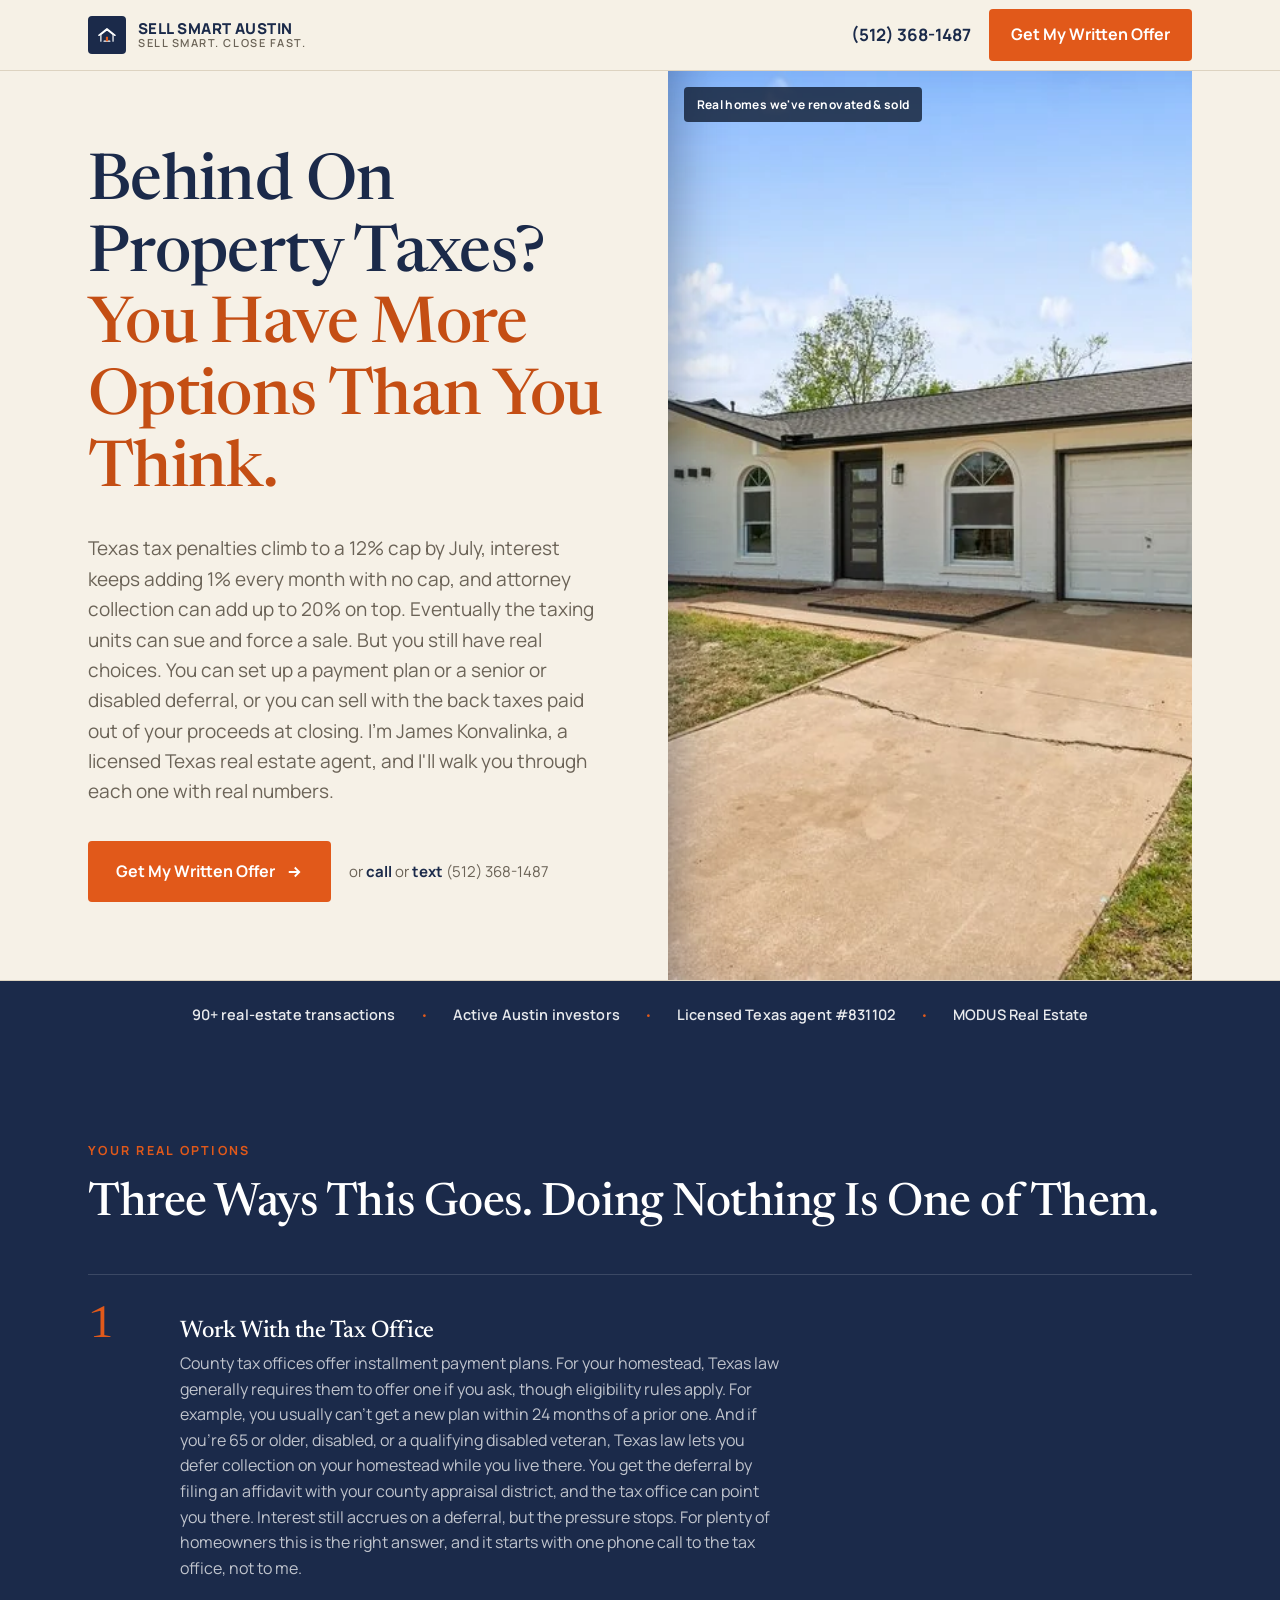
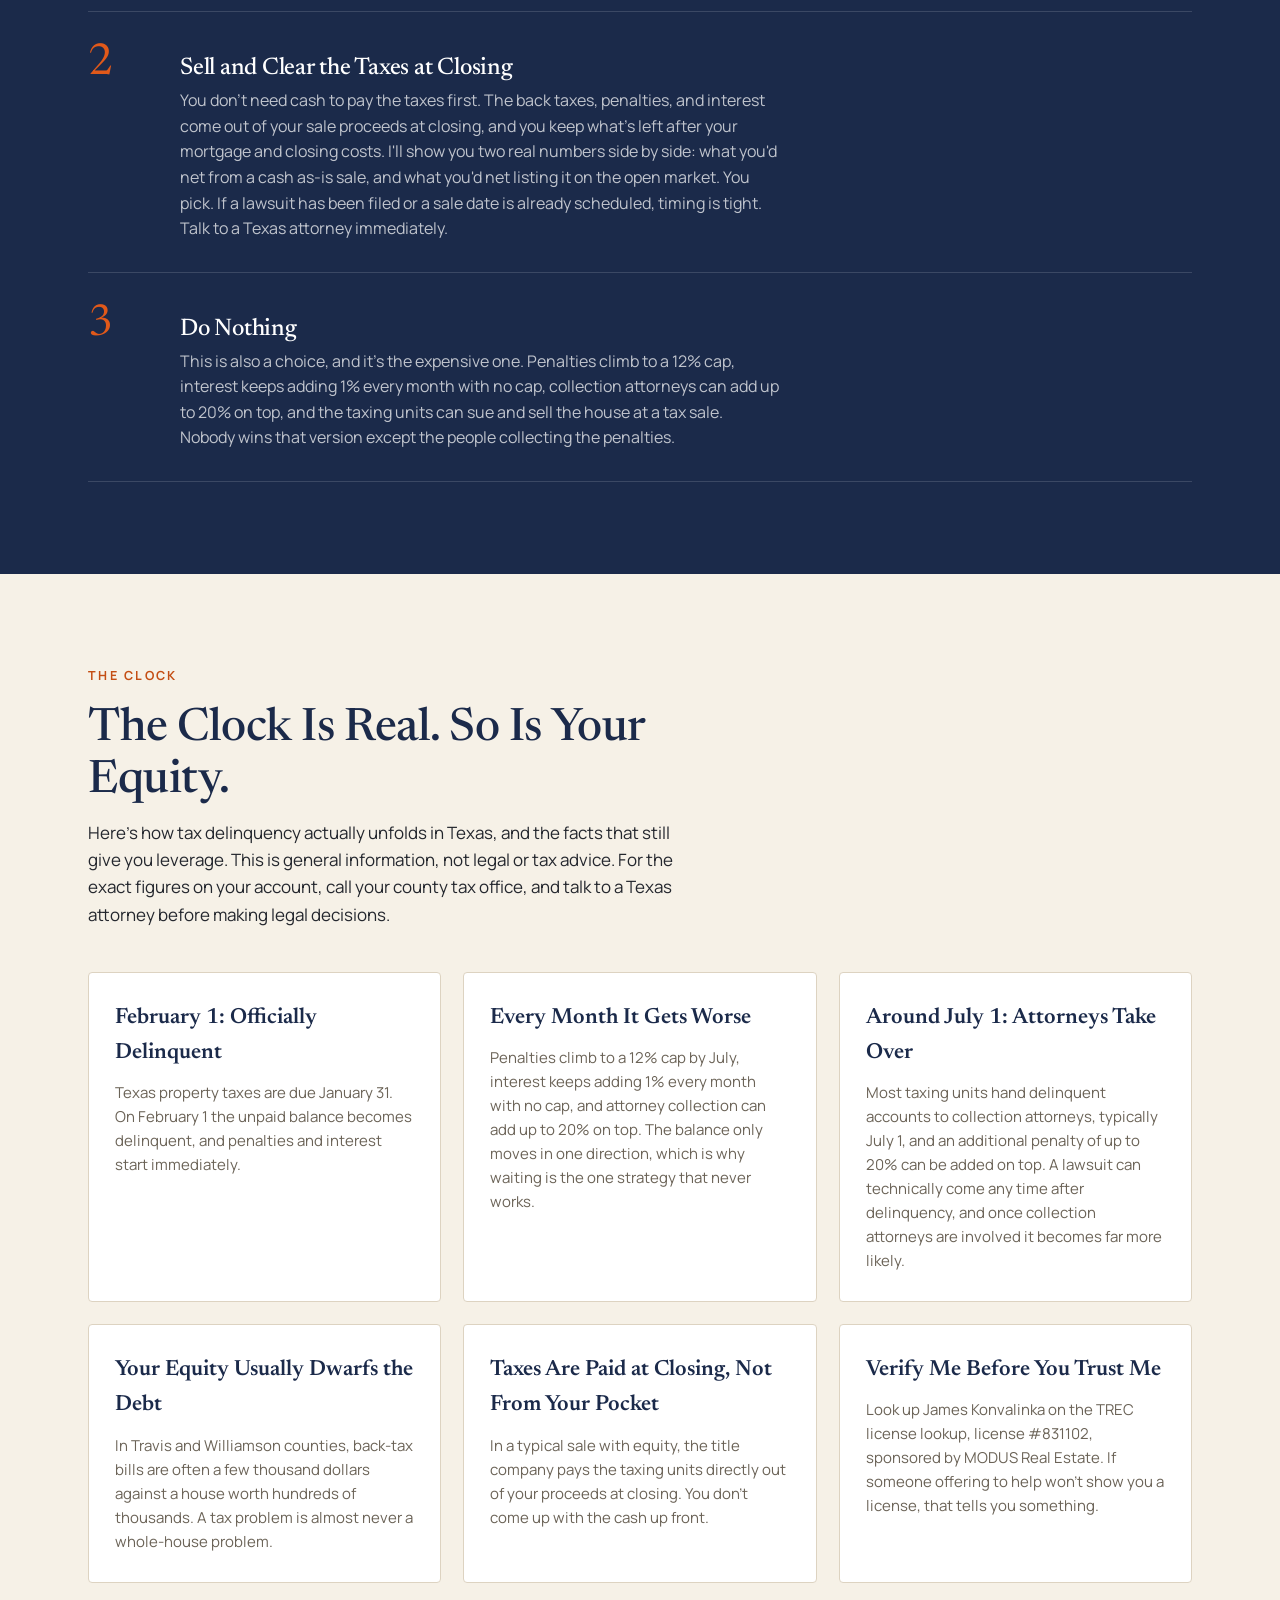
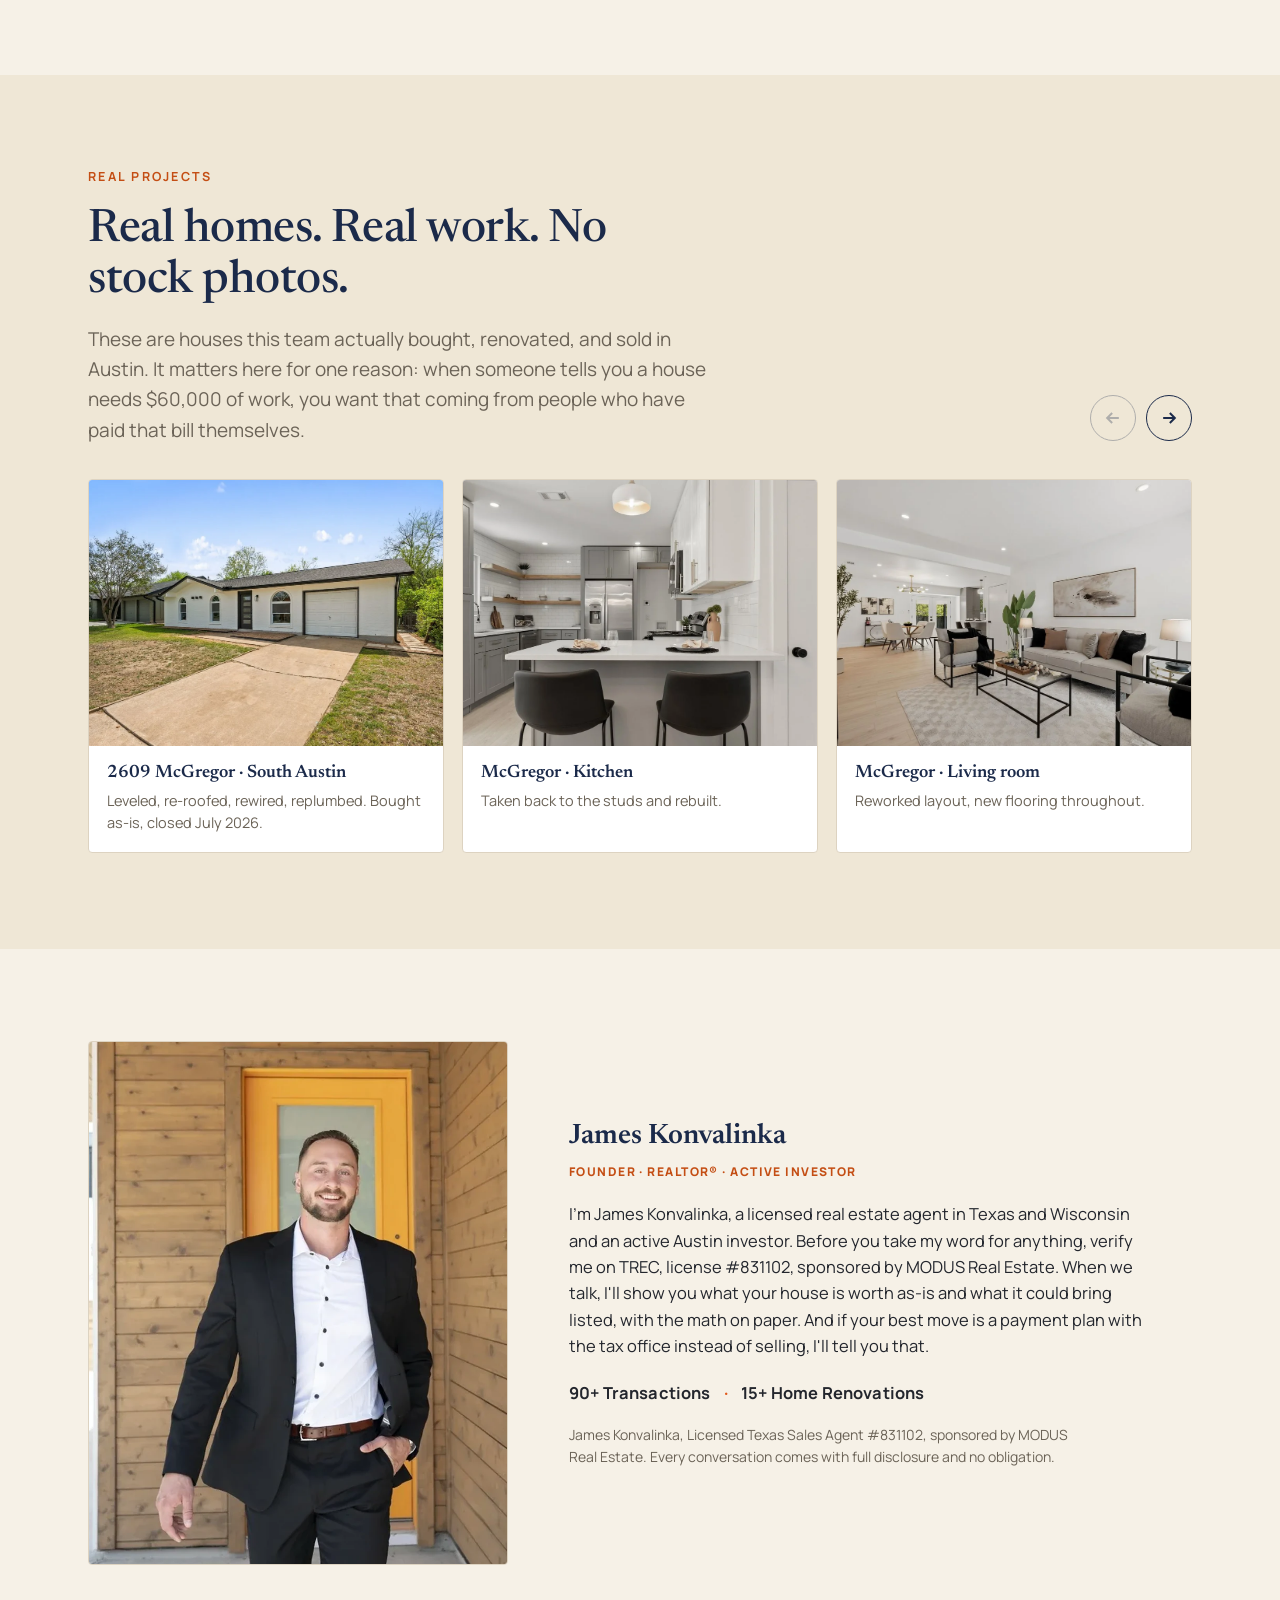
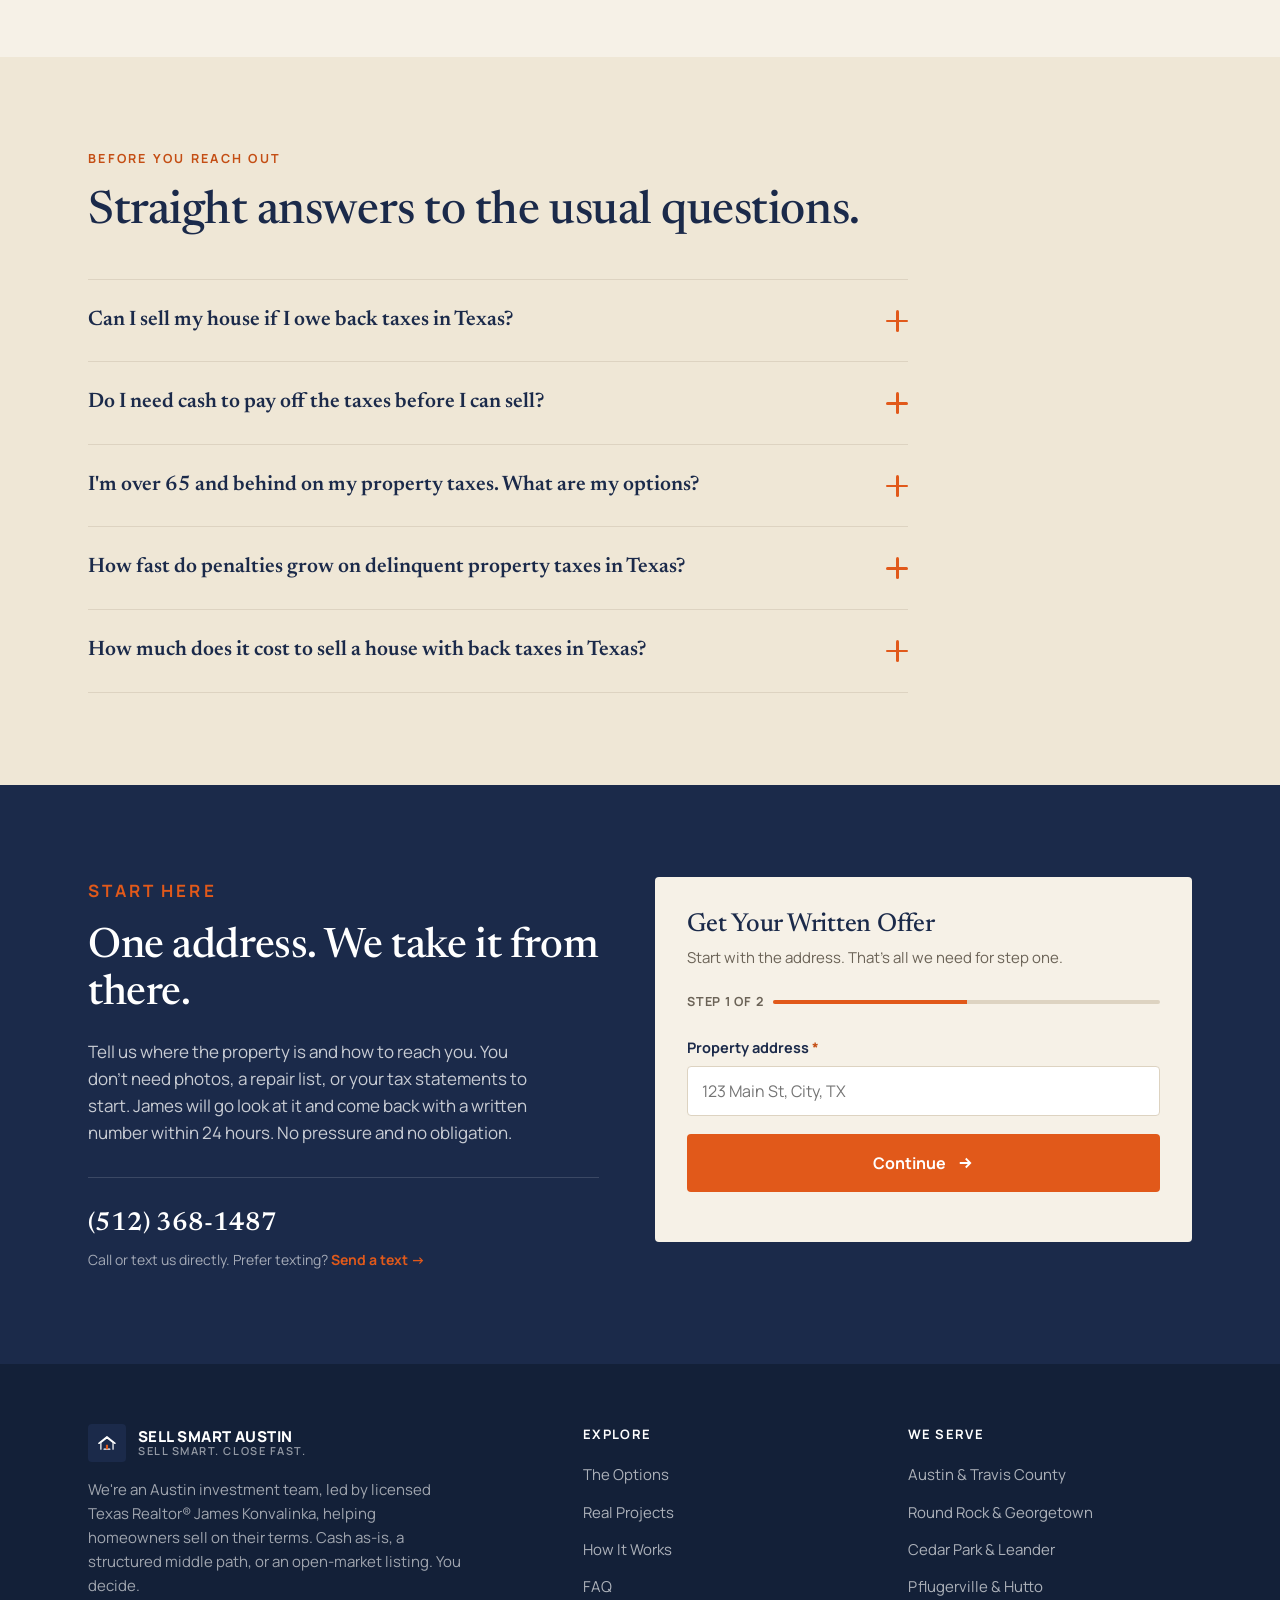
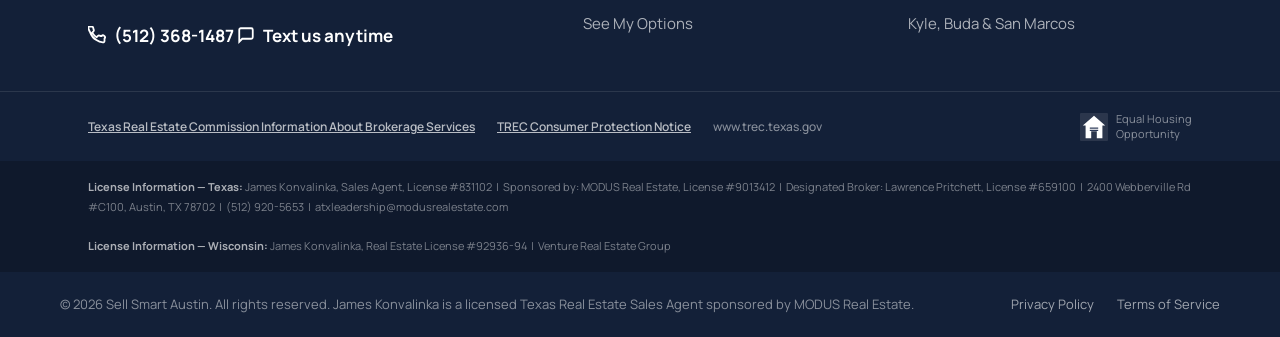
<file: behind-on-property-taxes/index.html>
<!DOCTYPE html>
<html lang="en">
<head>
<meta charset="UTF-8">
<meta name="viewport" content="width=device-width, initial-scale=1.0">
<title>Behind on Property Taxes? Sell Anyway | Sell Smart Austin</title>
<meta name="description" content="Behind on property taxes in Texas? You can still sell your house, with back taxes paid at closing. A licensed Texas agent explains every option, no pressure.">

<!--
  Landing page (behind-on-property-taxes): tax-delinquent lane,
  which targets the entire US and filters geographically via keywords.
  Derived from cash-offer/index.html: identical form wiring, conversion
  tracking, consent gate and TREC footer. Built 2026-07-31.
  Google tag: dormant until the AW- conversion ID exists
  (see SellSmartAustin/import/PRELAUNCH-GATE-CHECKLIST.md, Gate 2).
-->

<link rel="preconnect" href="https://fonts.googleapis.com">
<link rel="preconnect" href="https://fonts.gstatic.com" crossorigin>
<link href="https://fonts.googleapis.com/css2?family=Manrope:wght@400;500;600;700;800&family=Newsreader:ital,opsz,wght@0,6..72,400;0,6..72,500;0,6..72,600;1,6..72,400&display=swap" rel="stylesheet">

<!-- Meta Pixel (init only; PageView + Lead are fired from the app code — Lead only after a confirmed lead) -->
<script>!function(f,b,e,v,n,t,s){if(f.fbq)return;n=f.fbq=function(){n.callMethod?n.callMethod.apply(n,arguments):n.queue.push(arguments)};if(!f._fbq)f._fbq=n;n.push=n;n.loaded=!0;n.version='2.0';n.queue=[];t=b.createElement(e);t.async=!0;t.src=v;s=b.getElementsByTagName(e)[0];s.parentNode.insertBefore(t,s)}(window,document,'script','https://connect.facebook.net/en_US/fbevents.js');fbq('init','5191741884383418');</script>
<noscript><img height="1" width="1" style="display:none" src="https://www.facebook.com/tr?id=5191741884383418&ev=PageView&noscript=1"/></noscript>

<!-- Google tag (gtag.js) — Google Ads conversion tracking, account AW-18359778796 -->
<script async src="https://www.googletagmanager.com/gtag/js?id=AW-18359778796"></script>
<script>window.dataLayer=window.dataLayer||[];function gtag(){dataLayer.push(arguments);}gtag('js',new Date());gtag('config','AW-18359778796');</script>

<script>document.documentElement.className += " js";</script>

<style>
  :root {
    --navy:      #1B2A4A;
    --navy-deep: #132038;
    --cream:     #F6F1E7;
    --cream-2:   #EFE7D6;
    --orange:    #E1591A;
    --orange-ink:#c44e14;
    --ink:       #23262d;
    --muted:     #6b6357;
    --line:      #ddd3c1;
    --line-navy: rgba(255,255,255,0.14);
    --white:     #ffffff;
    --radius:    4px;
    --maxw:      1160px;
  }

  * { margin:0; padding:0; box-sizing:border-box; }

  html { scroll-behavior:smooth; }

  body {
    font-family:'Manrope', system-ui, sans-serif;
    color:var(--ink);
    background:var(--cream);
    line-height:1.6;
    font-size:17px;
    -webkit-font-smoothing:antialiased;
  }

  h1,h2,h3 { font-family:'Newsreader', Georgia, serif; font-weight:500; line-height:1.12; letter-spacing:-0.01em; color:var(--navy); }

  a { color:inherit; }

  .wrap { max-width:var(--maxw); margin:0 auto; padding:0 28px; }

  section { padding:92px 0; }

  .eyebrow {
    font-family:'Manrope', sans-serif;
    font-size:12.5px; font-weight:700; letter-spacing:0.18em; text-transform:uppercase;
    color:var(--orange-ink); margin-bottom:18px;
  }

  .h2 { font-size:clamp(30px, 4vw, 46px); }
  .lead { font-size:19px; color:var(--muted); max-width:60ch; }

  /* Buttons */
  .btn {
    display:inline-flex; align-items:center; gap:10px;
    font-family:'Manrope',sans-serif; font-weight:700; font-size:16px;
    padding:16px 26px; border-radius:var(--radius); border:2px solid transparent;
    cursor:pointer; text-decoration:none; transition:background .18s, color .18s, border-color .18s;
    min-height:52px;
  }
  .btn-primary { background:var(--orange); color:#fff; }
  .btn-primary:hover { background:var(--orange-ink); }
  .btn-ghost { background:transparent; color:var(--navy); border-color:var(--navy); }
  .btn-ghost:hover { background:var(--navy); color:#fff; }
  .btn-ghost-light { background:transparent; color:#fff; border-color:rgba(255,255,255,0.5); }
  .btn-ghost-light:hover { background:#fff; color:var(--navy); border-color:#fff; }
  .btn:focus-visible, a:focus-visible, input:focus-visible, select:focus-visible, textarea:focus-visible, button:focus-visible {
    outline:3px solid var(--orange); outline-offset:2px;
  }

  /* ── NAV ── */
  header.nav {
    position:sticky; top:0; z-index:100;
    background:rgba(246,241,231,0.92); backdrop-filter:saturate(180%) blur(8px);
    border-bottom:1px solid var(--line);
  }
  .nav-inner { display:flex; align-items:center; justify-content:space-between; height:70px; }
  .brand { display:flex; align-items:center; gap:12px; text-decoration:none; }
  .brand .mark { width:38px; height:38px; border-radius:4px; display:block; }
  .brand .name { font-family:'Manrope',sans-serif; font-weight:800; letter-spacing:0.03em; font-size:15px; color:var(--navy); line-height:1.05; }
  .brand .name span { display:block; font-weight:600; font-size:11px; letter-spacing:0.14em; color:var(--muted); text-transform:uppercase; }
  .nav-links { display:flex; align-items:center; gap:30px; }
  .nav-links a { font-size:15px; font-weight:600; color:var(--navy); text-decoration:none; opacity:.82; }
  .nav-links a:hover { opacity:1; color:var(--orange-ink); }
  .nav-cta { display:flex; align-items:center; gap:18px; }
  .nav-cta .btn { white-space:nowrap; }
  .nav-phone { font-weight:700; color:var(--navy); text-decoration:none; white-space:nowrap; }
  .nav-toggle { display:none; background:none; border:0; cursor:pointer; color:var(--navy); padding:4px; align-items:center; }

  /* Mobile dropdown menu */
  .mobile-menu { display:none; flex-direction:column; background:var(--cream); border-bottom:1px solid var(--line); padding:6px 20px 16px; }
  .mobile-menu.open { display:flex; }
  .mobile-menu > a { padding:13px 2px; font-size:16px; font-weight:600; color:var(--navy); text-decoration:none; border-bottom:1px solid var(--line); }
  .mobile-menu .mm-cta { margin-top:12px; justify-content:center; border-bottom:0; min-height:48px; }
  .mobile-menu .mm-call { border-bottom:0; text-align:center; color:var(--orange-ink); font-weight:700; }

  /* Mobile sticky bottom CTA bar */
  .sticky-cta { display:none; }
  .sticky-call { display:flex; flex-direction:column; align-items:center; justify-content:center; gap:2px; color:var(--navy); text-decoration:none; font-weight:700; font-size:12px; letter-spacing:0.02em; padding:0 16px; border:1.5px solid var(--navy); border-radius:var(--radius); }
  .sticky-offer { flex:1; justify-content:center; min-height:50px; font-size:15px; }

  /* ── HERO ── */
  .hero { background:var(--cream); border-bottom:1px solid var(--line); padding:0; }
  .hero-grid { display:grid; grid-template-columns:1.05fr 0.95fr; align-items:stretch; gap:0; }
  .hero-copy { padding:78px 56px 78px 0; align-self:center; }
  .hero h1 { font-size:clamp(38px, 5.4vw, 64px); }
  .hero h1 em { font-style:normal; color:var(--orange-ink); }
  .hero-sub { font-size:19px; color:var(--muted); margin:26px 0 34px; max-width:46ch; }
  .hero-actions { display:flex; align-items:center; gap:18px; flex-wrap:wrap; }
  .hero-callnote { font-size:15px; color:var(--muted); }
  .hero-callnote a { color:var(--navy); font-weight:700; text-decoration:none; }
  .hero-media { position:relative; min-height:520px; overflow:hidden; background:var(--navy); }
  .hero-media .hc-slide { position:absolute; inset:0; width:100%; height:100%; object-fit:cover; object-position:center; opacity:0; transition:opacity .9s ease; }
  .hero-media .hc-slide.active { opacity:1; }
  .hero-media::after { content:""; position:absolute; inset:0; box-shadow:inset 40px 0 60px -40px rgba(27,42,74,0.5); pointer-events:none; z-index:1; }
  .hc-badge { position:absolute; top:16px; left:16px; z-index:2; background:rgba(19,32,56,0.82); color:#fff; font-size:12px; font-weight:700; letter-spacing:0.03em; padding:8px 13px; border-radius:4px; }
  .hc-dots { position:absolute; bottom:16px; left:0; right:0; z-index:2; display:flex; gap:8px; justify-content:center; }
  .hc-dot { width:9px; height:9px; border-radius:50%; background:rgba(255,255,255,0.5); border:0; padding:0; cursor:pointer; transition:background .2s; }
  .hc-dot.active { background:var(--orange); }

  /* ── PROOF LINE ── */
  .proof { background:var(--navy); color:#fff; padding:0; }
  .proof-inner { display:flex; align-items:center; justify-content:center; flex-wrap:wrap; gap:10px 26px; padding:20px 28px; text-align:center; }
  .proof-item { font-size:14.5px; font-weight:600; color:rgba(255,255,255,0.9); letter-spacing:0.01em; }
  .proof-dot { color:var(--orange); font-weight:800; }

  /* ── OPTIONS (cash-first asymmetric) ── */
  #options { background:var(--cream); }
  .options-head { max-width:60ch; margin-bottom:44px; }
  .options-grid { display:grid; grid-template-columns:1.7fr 1fr; gap:26px; align-items:stretch; }
  .cash-panel {
    background:var(--navy); color:#fff; border-radius:var(--radius);
    padding:46px 44px; position:relative; overflow:hidden;
    display:flex; flex-direction:column;
  }
  .cash-panel .tag { font-size:12.5px; font-weight:700; letter-spacing:0.16em; text-transform:uppercase; color:var(--orange); margin-bottom:16px; }
  .cash-panel h3 { color:#fff; font-size:40px; margin-bottom:8px; }
  .cash-panel .desc-lead { font-size:16px; color:rgba(255,255,255,0.62); margin-bottom:26px; font-weight:600; }
  .cash-panel p { color:rgba(255,255,255,0.86); font-size:16.5px; margin-bottom:26px; max-width:48ch; }
  .cash-points { list-style:none; display:flex; flex-direction:column; gap:12px; margin-bottom:32px; }
  .cash-points li { display:flex; gap:12px; align-items:flex-start; font-size:16px; color:rgba(255,255,255,0.92); }
  .cash-points svg { flex-shrink:0; margin-top:3px; color:var(--orange); }
  .cash-panel .btn { align-self:flex-start; margin-top:auto; }
  .cash-fine { font-size:13px; color:rgba(255,255,255,0.5); margin-top:16px; max-width:46ch; }

  .alt-col { display:flex; flex-direction:column; gap:22px; }
  .alt {
    background:#fff; border:1px solid var(--line); border-radius:var(--radius);
    padding:28px 26px; flex:1;
  }
  .alt h4 { font-family:'Newsreader',serif; font-weight:600; font-size:22px; color:var(--navy); margin-bottom:10px; }
  .alt p { font-size:15px; color:var(--muted); }

  /* ── PROJECTS ── */
  #projects { background:var(--cream-2); }
  .projects-head { max-width:62ch; margin-bottom:56px; }
  .project { display:grid; grid-template-columns:1fr 1fr; gap:40px; align-items:center; padding:0 0 76px; }
  .project:last-of-type { padding-bottom:0; }
  .project.flip .p-media { order:2; }
  .project-establish { width:100%; height:auto; display:block; border-radius:var(--radius); border:1px solid var(--line); }
  .p-thumbs { display:grid; grid-template-columns:1fr 1fr; gap:12px; margin-top:12px; }
  .p-thumbs img { width:100%; height:100%; object-fit:cover; aspect-ratio:1/1; border-radius:var(--radius); border:1px solid var(--line); display:block; }
  .p-thumbs.three { grid-template-columns:1fr 1fr 1fr; }
  .p-num { font-family:'Newsreader',serif; font-size:15px; letter-spacing:0.14em; color:var(--orange-ink); font-weight:600; text-transform:uppercase; margin-bottom:14px; }
  .project h3 { font-size:29px; margin-bottom:8px; }
  .project .p-place { font-size:14px; font-weight:700; letter-spacing:0.04em; text-transform:uppercase; color:var(--muted); margin-bottom:18px; }
  .project p.p-body { font-size:16.5px; color:var(--ink); margin-bottom:16px; }
  .project .p-status { font-size:14.5px; color:var(--muted); border-left:3px solid var(--orange); padding-left:14px; }

  /* ── HOW IT WORKS ── */
  #how { background:var(--navy); color:#fff; }
  #how h2 { color:#fff; }
  .how-head { margin-bottom:44px; }
  .how-head .lead { color:rgba(255,255,255,0.7); }
  .steps { border-top:1px solid var(--line-navy); }
  .step { display:grid; grid-template-columns:auto 1fr; gap:28px; align-items:baseline; padding:30px 0; border-bottom:1px solid var(--line-navy); }
  .step .n { font-family:'Newsreader',serif; font-size:44px; color:var(--orange); line-height:1; min-width:64px; }
  .step h3 { color:#fff; font-size:24px; margin-bottom:6px; }
  .step p { color:rgba(255,255,255,0.72); font-size:16px; max-width:60ch; }

  /* ── TEAM ── */
  #team { background:var(--cream); }
  .team-head { max-width:60ch; margin-bottom:52px; }
  .team-head .lead { margin-top:16px; }
  .person { display:grid; grid-template-columns:0.82fr 1.18fr; gap:48px; align-items:center; padding-bottom:60px; }
  .person:last-of-type { padding-bottom:0; }
  .person.flip .person-photo-wrap { order:2; }
  .person-photo { width:100%; height:auto; display:block; border-radius:var(--radius); border:1px solid var(--line); }
  .person-photo-wrap { max-width:420px; }
  .person-name { font-family:'Newsreader',serif; font-size:28px; font-weight:600; color:var(--navy); line-height:1.1; }
  .person-role { display:inline-block; font-size:12px; font-weight:800; letter-spacing:0.12em; text-transform:uppercase; color:var(--orange-ink); margin:10px 0 20px; }
  .person p { font-size:16.5px; color:var(--ink); margin-bottom:16px; max-width:58ch; }
  .person .lic-note { font-size:14px; color:var(--muted); margin-top:18px; }
  .exp-line { font-size:15px; font-weight:700; color:var(--navy); letter-spacing:0.01em; margin-top:20px; }
  .exp-line .sep { color:var(--orange); margin:0 10px; }

  /* ── FAQ ── */
  #faq { background:var(--cream-2); }
  .faq-head { margin-bottom:40px; }
  .faq-list { max-width:820px; border-top:1px solid var(--line); }
  .faq-item { border-bottom:1px solid var(--line); }
  .faq-q { width:100%; text-align:left; background:none; border:0; cursor:pointer;
    display:flex; justify-content:space-between; align-items:center; gap:20px;
    padding:24px 0; font-family:'Newsreader',serif; font-size:21px; font-weight:600; color:var(--navy); }
  .faq-q .ic { flex-shrink:0; width:22px; height:22px; position:relative; transition:transform .2s; }
  .faq-q .ic::before, .faq-q .ic::after { content:""; position:absolute; background:var(--orange); border-radius:2px; }
  .faq-q .ic::before { top:10px; left:0; width:22px; height:2.5px; }
  .faq-q .ic::after { top:0; left:10px; width:2.5px; height:22px; transition:opacity .2s; }
  .faq-item[open] .faq-q .ic::after { opacity:0; }
  .faq-a { padding:0 0 26px; font-size:16.5px; color:var(--muted); max-width:70ch; }
  details > summary { list-style:none; }
  details > summary::-webkit-details-marker { display:none; }

  /* ── INTAKE ── */
  #intake { background:var(--navy); color:#fff; }
  .intake-grid { display:grid; grid-template-columns:1fr 1.05fr; gap:56px; align-items:start; }
  .intake-pitch h2 { color:#fff; font-size:clamp(28px,3.6vw,42px); margin-bottom:20px; }
  .intake-pitch p { color:rgba(255,255,255,0.76); font-size:17px; margin-bottom:20px; max-width:46ch; }
  .intake-pitch .callbox { margin-top:30px; padding-top:26px; border-top:1px solid var(--line-navy); }
  .intake-pitch .callbox a { color:#fff; font-family:'Newsreader',serif; font-size:26px; font-weight:600; text-decoration:none; }
  .intake-pitch .callbox span { display:block; color:rgba(255,255,255,0.6); font-size:14px; margin-top:4px; }
  .intake-pitch .callbox span a { font-family:'Manrope',sans-serif; font-size:14px; font-weight:700; color:var(--orange); text-decoration:none; white-space:nowrap; }

  .form-card { background:var(--cream); color:var(--ink); border-radius:var(--radius); padding:34px 32px; }
  .form-head { margin-bottom:22px; }
  .form-head h3 { font-size:26px; margin-bottom:6px; }
  .form-head p { font-size:15px; color:var(--muted); }
  .progress { display:flex; align-items:center; gap:10px; margin:18px 0 24px; }
  .progress .bar { height:4px; flex:1; background:var(--line); border-radius:3px; overflow:hidden; }
  .progress .bar i { display:block; height:100%; width:50%; background:var(--orange); transition:width .3s; }
  .progress .lbl { font-size:12.5px; font-weight:700; letter-spacing:0.06em; text-transform:uppercase; color:var(--muted); white-space:nowrap; }

  .field { margin-bottom:18px; }
  .field label { display:block; font-size:14.5px; font-weight:700; color:var(--navy); margin-bottom:7px; }
  .field .req { color:var(--orange-ink); }
  .field input, .field select, .field textarea {
    width:100%; font-family:'Manrope',sans-serif; font-size:16px; color:var(--ink);
    padding:13px 14px; border:1.5px solid var(--line); border-radius:var(--radius); background:#fff;
  }
  .field textarea { resize:vertical; min-height:84px; }
  .field .hint { font-size:12.5px; color:var(--muted); margin-top:5px; }
  .field .err { display:none; font-size:13px; color:#c0341d; font-weight:600; margin-top:6px; }
  .field.invalid input, .field.invalid select, .field.invalid textarea { border-color:#c0341d; }
  .field.invalid .err { display:block; }

  .consent { display:flex; gap:11px; align-items:flex-start; margin-bottom:14px; }
  .consent input { width:19px; height:19px; margin-top:3px; flex-shrink:0; accent-color:var(--orange); }
  .consent label { font-size:12.5px; color:var(--muted); line-height:1.5; }
  .consent label a { color:var(--orange-ink); font-weight:600; }
  .consent.invalid label { color:#c0341d; }

  .step-pane { display:none; }
  .step-pane.active { display:block; }
  .form-nav { display:flex; align-items:center; gap:14px; margin-top:8px; }
  .form-nav .btn { flex:1; justify-content:center; }
  .btn-back { background:none; border:0; color:var(--navy); font-weight:700; cursor:pointer; font-family:'Manrope',sans-serif; font-size:15px; padding:12px; }

  .form-state { display:none; text-align:center; padding:20px 6px; }
  .form-state.show { display:block; }
  .form-state .ic { width:56px; height:56px; border-radius:50%; display:flex; align-items:center; justify-content:center; margin:0 auto 18px; }
  .form-state.ok .ic { background:rgba(22,120,60,0.12); color:#16783c; }
  .form-state.fail .ic { background:rgba(192,52,29,0.12); color:#c0341d; }
  .form-state h3 { margin-bottom:12px; }
  .form-state p { font-size:15.5px; color:var(--muted); margin-bottom:20px; max-width:40ch; margin-left:auto; margin-right:auto; }
  .form-state .btn { justify-content:center; }
  .form-restart { background:none; border:0; color:var(--muted); text-decoration:underline; cursor:pointer; font-size:14px; margin-top:14px; font-family:'Manrope',sans-serif; }
  .mock-note { font-size:11.5px; color:var(--muted); text-align:center; margin-top:16px; opacity:.8; }

  /* ── FOOTER ── */
  footer { background:var(--navy-deep); color:rgba(255,255,255,0.7); padding:0; }
  .foot-main { display:grid; grid-template-columns:1.6fr 1fr 1fr; gap:40px; padding:60px 0 40px; }
  .foot-brand p { font-size:15px; color:rgba(255,255,255,0.6); margin:16px 0; max-width:42ch; }
  .foot-brand .foot-phone { color:#fff; font-weight:700; text-decoration:none; display:inline-flex; align-items:center; gap:8px; }
  .foot-col h4 { color:#fff; font-family:'Manrope',sans-serif; font-size:13px; letter-spacing:0.1em; text-transform:uppercase; margin-bottom:16px; }
  .foot-col ul { list-style:none; }
  .foot-col li { margin-bottom:10px; }
  .foot-col a { color:rgba(255,255,255,0.65); text-decoration:none; font-size:15px; }
  .foot-col a:hover { color:#fff; }
  .trec-bar { border-top:1px solid rgba(255,255,255,0.1); padding:20px 0; }
  .trec-bar .row { display:flex; align-items:center; justify-content:space-between; flex-wrap:wrap; gap:16px; }
  .trec-links { display:flex; gap:22px; flex-wrap:wrap; align-items:center; }
  .trec-links a { font-size:12px; color:rgba(255,255,255,0.7); text-decoration:underline; font-weight:600; }
  .trec-links a.plain { text-decoration:none; color:rgba(255,255,255,0.5); font-weight:500; }
  .eho { display:flex; align-items:center; gap:8px; }
  .eho span { font-size:11px; color:rgba(255,255,255,0.5); line-height:1.3; }
  .lic-block { background:rgba(0,0,0,0.22); padding:16px 0; }
  .lic-block p { font-size:11px; color:rgba(255,255,255,0.45); line-height:1.8; }
  .lic-block strong { color:rgba(255,255,255,0.65); font-weight:700; }
  .lic-block a { color:rgba(255,255,255,0.45); text-decoration:none; }
  .foot-bottom { display:flex; justify-content:space-between; align-items:center; flex-wrap:wrap; gap:14px; padding:22px 0; font-size:13px; color:rgba(255,255,255,0.5); }
  .foot-bottom a { color:rgba(255,255,255,0.6); text-decoration:none; margin-left:20px; }

  /* Reveal animation */
  /* Hidden only once JS is confirmed alive (see the .js script in <head>).
     Without JS nothing is ever hidden, so the page can never render blank. */
  .js .reveal { opacity:0; transform:translateY(18px); transition:opacity .6s ease, transform .6s ease; }
  .reveal.in { opacity:1; transform:none; }

  /* Real Projects carousel: swipe on mobile, arrows on desktop */
  .pcar-head { display:flex; align-items:flex-end; justify-content:space-between; gap:24px; margin-bottom:34px; }
  .pcar-head .projects-head { margin-bottom:0; }
  .pcar-btns { display:flex; gap:10px; flex-shrink:0; padding-bottom:4px; }
  .pcar-btn { width:46px; height:46px; border-radius:50%; border:1.5px solid var(--navy); background:transparent; color:var(--navy); cursor:pointer; display:flex; align-items:center; justify-content:center; transition:background .18s, color .18s, opacity .18s; }
  .pcar-btn:hover:not(:disabled) { background:var(--navy); color:#fff; }
  .pcar-btn:disabled { opacity:.3; cursor:default; }
  .pcar { display:flex; gap:18px; overflow-x:auto; scroll-snap-type:x mandatory; scroll-behavior:smooth; -webkit-overflow-scrolling:touch; scrollbar-width:none; padding-bottom:4px; }
  .pcar::-webkit-scrollbar { display:none; }
  .pcar-card { flex:0 0 calc((100% - 36px) / 3); scroll-snap-align:start; background:#fff; border:1px solid var(--line); border-radius:var(--radius); overflow:hidden; }
  .pcar-card img { width:100%; height:auto; aspect-ratio:4/3; object-fit:cover; display:block; }
  .pcar-card .pc-body { padding:16px 18px 18px; }
  .pcar-card h4 { font-family:'Newsreader',Georgia,serif; font-weight:600; font-size:18px; color:var(--navy); line-height:1.25; margin-bottom:6px; }
  .pcar-card p { font-size:14.5px; color:var(--muted); line-height:1.5; }
  @media (max-width:960px) {
    .pcar-card { flex-basis:78%; }
    .pcar-btns { display:none; }
    .pcar-head { display:block; }
  }
  @media (prefers-reduced-motion:reduce) { .pcar { scroll-behavior:auto; } }
  /* ── RESPONSIVE ── */
  @media (max-width:960px) {
    .nav-links { display:none; }
    .nav-toggle { display:inline-flex; }
    .hero-grid { grid-template-columns:1fr; }
    .hero-copy { padding:56px 0 40px; }
    .hero-media { min-height:420px; order:-1; }
    .options-grid { grid-template-columns:1fr; }
    .project, .project.flip { grid-template-columns:1fr; gap:22px; }
    .project.flip .p-media { order:0; }
    .person, .person.flip { grid-template-columns:1fr; gap:26px; }
    .person.flip .person-photo-wrap { order:0; }
    .person-photo-wrap { max-width:340px; }
    .intake-grid { grid-template-columns:1fr; gap:34px; }
  }
  @media (max-width:560px) {
    section { padding:64px 0; }
    .wrap { padding:0 20px; }
    /* Mobile nav: drop the redundant CTA button (hero has it) so the header
       fits — keep the tap-to-call phone, which is the higher-intent action. */
    .nav-inner { height:62px; }
    .nav-cta .btn { display:none; }
    .brand .name { font-size:13.5px; }
    .brand .name span { font-size:9px; }
    .brand .mark { width:34px; height:34px; }
    .nav-phone { font-size:15px; }
    .cash-panel { padding:34px 26px; }
    .cash-panel h3 { font-size:32px; }
    .form-card { padding:26px 20px; }
    .step .n { font-size:34px; min-width:48px; }
    .foot-main { grid-template-columns:1fr; gap:28px; }
    .proof-inner { flex-direction:column; gap:8px; }
    .proof-dot { display:none; }
    /* Sticky bottom CTA bar on phones */
    body { padding-bottom:76px; }
    .sticky-cta {
      display:flex; gap:10px; align-items:stretch;
      position:fixed; left:0; right:0; bottom:0; z-index:200;
      background:rgba(246,241,231,0.97); -webkit-backdrop-filter:blur(6px); backdrop-filter:blur(6px);
      border-top:1px solid var(--line);
      padding:10px 14px calc(10px + env(safe-area-inset-bottom));
    }
  }
  @media (prefers-reduced-motion:reduce) {
    html { scroll-behavior:auto; }
    .js .reveal { transition:none; opacity:1; transform:none; }
    * { transition:none !important; }
  }
</style>
<style>
  /* LP-only overrides: no nav links off the page; paid click stays here. */
  .nav-links, .nav-toggle, .mobile-menu { display:none !important; }
  .hero-media { min-height:440px; }
  .lp-two-num { display:grid; grid-template-columns:repeat(3,1fr); gap:22px; }
  @media (max-width:960px) {
    .lp-two-num { grid-template-columns:1fr; }
      /* Paid traffic: the ad-matching headline must be the first thing seen.
       Homepage puts the photo first on mobile; the LP flips that. */
    .hero-media { order:2; min-height:300px; }
    .hero-copy { padding:44px 0 36px; }
  }
</style>
<script type="application/ld+json">
{
  "@context": "https://schema.org",
  "@graph": [
    {
      "@type": "WebPage",
      "url": "https://sellsmartaustin.com/behind-on-property-taxes/",
      "name": "Behind on Property Taxes? Sell Anyway | Sell Smart Austin",
      "description": "Behind on property taxes in Texas? You can still sell your house, with back taxes paid at closing. A licensed Texas agent explains every option, no pressure.",
      "isPartOf": {
        "@id": "https://sellsmartaustin.com/#website"
      },
      "about": {
        "@id": "https://sellsmartaustin.com/#business"
      }
    },
    {
      "@type": "Service",
      "name": "Selling a house with delinquent property taxes",
      "description": "Help for Central Texas homeowners behind on property taxes: back taxes paid from sale proceeds at closing, side by side nets for cash as-is and listed sales, and honest guidance on payment plans and deferrals, from a licensed Texas real estate agent.",
      "url": "https://sellsmartaustin.com/behind-on-property-taxes/",
      "serviceType": "Selling a house with delinquent property taxes",
      "provider": {
        "@id": "https://sellsmartaustin.com/#business"
      },
      "areaServed": {
        "@type": "State",
        "name": "Texas"
      }
    },
    {
      "@type": "FAQPage",
      "mainEntity": [
        {
          "@type": "Question",
          "name": "Can I sell my house if I owe back taxes in Texas?",
          "acceptedAnswer": {
            "@type": "Answer",
            "text": "Yes. The back taxes, penalties, and interest are paid out of your sale proceeds at closing, and the title company sends that money straight to the taxing units. As long as the house is worth more than what's owed against it, the debt gets cleared and you keep what's left after your mortgage and closing costs."
          }
        },
        {
          "@type": "Question",
          "name": "Do I need cash to pay off the taxes before I can sell?",
          "acceptedAnswer": {
            "@type": "Answer",
            "text": "No, and this is the part most homeowners don't know. You pay nothing up front. The tax bill is settled at closing from the proceeds of the sale, the same way a mortgage payoff works."
          }
        },
        {
          "@type": "Question",
          "name": "I'm over 65 and behind on my property taxes. What are my options?",
          "acceptedAnswer": {
            "@type": "Answer",
            "text": "Texas Tax Code 33.06 lets homeowners who are 65 or older, disabled, or a qualifying disabled veteran defer property tax collection on their homestead. Collection is postponed while the deferral is active, though interest keeps accruing. You get it by filing a deferral affidavit with your county appraisal district (the tax office can point you there). Look into that before you talk to anyone about selling, including me."
          }
        },
        {
          "@type": "Question",
          "name": "How fast do penalties grow on delinquent property taxes in Texas?",
          "acceptedAnswer": {
            "@type": "Answer",
            "text": "Fast. Taxes become delinquent February 1, penalties climb to a 12% cap by July, and interest keeps adding 1% every month with no cap. When collection attorneys take over, typically around July 1, an additional penalty of up to 20% can be tacked on. That's why deciding something, even a simple payment plan, beats deciding nothing."
          }
        },
        {
          "@type": "Question",
          "name": "How much does it cost to sell a house with back taxes in Texas?",
          "acceptedAnswer": {
            "@type": "Answer",
            "text": "Talking to me costs nothing and comes with no obligation. If you take a cash as-is offer there are no commissions, and I'll show you every closing cost on paper before you sign anything. If you list with me, the commission comes out of proceeds at closing like any normal sale. And if your best move is a payment plan with the tax office, I'll tell you that for free too."
          }
        }
      ]
    }
  ]
}
</script>
</head>
<body>

<header class="nav">
  <div class="wrap nav-inner">
    <span class="brand" aria-label="Sell Smart Austin">
      <svg class="mark" viewBox="0 0 400 400" xmlns="http://www.w3.org/2000/svg" aria-hidden="true">
        <rect width="400" height="400" rx="16" fill="#1B2A4A"/>
        <g transform="translate(94 128) scale(1.6)">
          <path d="M26 86V42L66 10l40 32v44" fill="none" stroke="#fff" stroke-width="8" stroke-linecap="round" stroke-linejoin="round"/>
          <path d="M13 47 66 4l53 43" fill="none" stroke="#fff" stroke-width="10" stroke-linecap="round" stroke-linejoin="round"/>
          <path d="M47 86H85" fill="none" stroke="#fff" stroke-width="8" stroke-linecap="round"/>
          <rect x="59" y="56.5" width="14" height="29.5" rx="2" fill="#E1591A"/>
        </g>
      </svg>
      <span class="name">SELL SMART AUSTIN<span>Sell Smart. Close Fast.</span></span>
    </span>
    <div class="nav-cta">
      <a href="tel:5123681487" class="nav-phone">(512) 368-1487</a>
      <a href="#intake" class="btn btn-primary" style="padding:11px 20px; min-height:44px;">Get My Written Offer</a>
    </div>
  </div>
</header>

<span id="top"></span>

<section class="hero" aria-labelledby="hero-h">
  <div class="wrap hero-grid">
    <div class="hero-copy">
      <h1 id="hero-h">Behind On Property Taxes? <em>You Have More Options Than You Think.</em></h1>
      <p class="hero-sub">Texas tax penalties climb to a 12% cap by July, interest keeps adding 1% every month with no cap, and attorney collection can add up to 20% on top. Eventually the taxing units can sue and force a sale. But you still have real choices. You can set up a payment plan or a senior or disabled deferral, or you can sell with the back taxes paid out of your proceeds at closing. I'm James Konvalinka, a licensed Texas real estate agent, and I'll walk you through each one with real numbers.</p>
      <div class="hero-actions">
        <a href="#intake" class="btn btn-primary">Get My Written Offer
          <svg width="18" height="18" viewBox="0 0 24 24" fill="none" stroke="currentColor" stroke-width="2.4"><path d="M5 12h14M13 6l6 6-6 6"/></svg>
        </a>
        <span class="hero-callnote">or <a href="tel:5123681487">call</a> or <a href="sms:5123681487">text</a> (512) 368-1487</span>
      </div>
    </div>
    <div class="hero-media" aria-label="A real Sell Smart Austin project">
      <span class="hc-badge">Real homes we've renovated &amp; sold</span>
      <img class="hc-slide active" src="/assets/projects/mcgregor-exterior.webp" width="1024" height="683" alt="Completed exterior of the McGregor renovation in South Austin" fetchpriority="high">
    </div>
  </div>
</section>

<div class="proof">
  <div class="wrap proof-inner">
    <span class="proof-item">90+ real-estate transactions</span>
    <span class="proof-dot" aria-hidden="true">·</span>
    <span class="proof-item">Active Austin investors</span>
    <span class="proof-dot" aria-hidden="true">·</span>
    <span class="proof-item">Licensed Texas agent #831102</span>
    <span class="proof-dot" aria-hidden="true">·</span>
    <span class="proof-item">MODUS Real Estate</span>
  </div>
</div>

<section id="how" aria-labelledby="how-h">
  <div class="wrap">
    <div class="how-head reveal">
      <p class="eyebrow" style="color:var(--orange);">Your Real Options</p>
      <h2 id="how-h" class="h2">Three Ways This Goes. Doing Nothing Is One of Them.</h2>
    </div>
    <div class="steps">
      <div class="step reveal"><div class="n">1</div><div><h3>Work With the Tax Office</h3><p>County tax offices offer installment payment plans. For your homestead, Texas law generally requires them to offer one if you ask, though eligibility rules apply. For example, you usually can't get a new plan within 24 months of a prior one. And if you're 65 or older, disabled, or a qualifying disabled veteran, Texas law lets you defer collection on your homestead while you live there. You get the deferral by filing an affidavit with your county appraisal district, and the tax office can point you there. Interest still accrues on a deferral, but the pressure stops. For plenty of homeowners this is the right answer, and it starts with one phone call to the tax office, not to me.</p></div></div>
      <div class="step reveal"><div class="n">2</div><div><h3>Sell and Clear the Taxes at Closing</h3><p>You don't need cash to pay the taxes first. The back taxes, penalties, and interest come out of your sale proceeds at closing, and you keep what's left after your mortgage and closing costs. I'll show you two real numbers side by side: what you'd net from a cash as-is sale, and what you'd net listing it on the open market. You pick. If a lawsuit has been filed or a sale date is already scheduled, timing is tight. Talk to a Texas attorney immediately.</p></div></div>
      <div class="step reveal"><div class="n">3</div><div><h3>Do Nothing</h3><p>This is also a choice, and it's the expensive one. Penalties climb to a 12% cap, interest keeps adding 1% every month with no cap, collection attorneys can add up to 20% on top, and the taxing units can sue and sell the house at a tax sale. Nobody wins that version except the people collecting the penalties.</p></div></div>
    </div>
  </div>
</section>

<section style="background:var(--cream);">
  <div class="wrap">
    <div class="options-head reveal" style="max-width:60ch; margin-bottom:44px;">
      <p class="eyebrow">The Clock</p>
      <h2 class="h2">The Clock Is Real. So Is Your Equity.</h2>
      <p style="margin-top:12px;">Here's how tax delinquency actually unfolds in Texas, and the facts that still give you leverage. This is general information, not legal or tax advice. For the exact figures on your account, call your county tax office, and talk to a Texas attorney before making legal decisions.</p>
    </div>
    <div class="lp-two-num" style="margin-bottom:22px;">
      <div class="alt reveal">
        <h4>February 1: Officially Delinquent</h4>
        <p>Texas property taxes are due January 31. On February 1 the unpaid balance becomes delinquent, and penalties and interest start immediately.</p>
      </div>
      <div class="alt reveal">
        <h4>Every Month It Gets Worse</h4>
        <p>Penalties climb to a 12% cap by July, interest keeps adding 1% every month with no cap, and attorney collection can add up to 20% on top. The balance only moves in one direction, which is why waiting is the one strategy that never works.</p>
      </div>
      <div class="alt reveal">
        <h4>Around July 1: Attorneys Take Over</h4>
        <p>Most taxing units hand delinquent accounts to collection attorneys, typically July 1, and an additional penalty of up to 20% can be added on top. A lawsuit can technically come any time after delinquency, and once collection attorneys are involved it becomes far more likely.</p>
      </div>
    </div>
    <div class="lp-two-num">
      <div class="alt reveal">
        <h4>Your Equity Usually Dwarfs the Debt</h4>
        <p>In Travis and Williamson counties, back-tax bills are often a few thousand dollars against a house worth hundreds of thousands. A tax problem is almost never a whole-house problem.</p>
      </div>
      <div class="alt reveal">
        <h4>Taxes Are Paid at Closing, Not From Your Pocket</h4>
        <p>In a typical sale with equity, the title company pays the taxing units directly out of your proceeds at closing. You don't come up with the cash up front.</p>
      </div>
      <div class="alt reveal">
        <h4>Verify Me Before You Trust Me</h4>
        <p>Look up James Konvalinka on the TREC license lookup, license #831102, sponsored by MODUS Real Estate. If someone offering to help won't show you a license, that tells you something.</p>
      </div>
    </div>
  </div>
</section>

<section id="projects" style="background:var(--cream-2);">
  <div class="wrap">
    <div class="pcar-head reveal">
      <div class="projects-head">
        <p class="eyebrow">Real Projects</p>
        <h2 class="h2">Real homes. Real work. No stock photos.</h2>
        <p class="lead" style="margin-top:16px;">These are houses this team actually bought, renovated, and sold in Austin. It matters here for one reason: when someone tells you a house needs $60,000 of work, you want that coming from people who have paid that bill themselves.</p>
      </div>
      <div class="pcar-btns">
        <button class="pcar-btn" id="pcar-prev" type="button" aria-label="Previous projects"><svg width="20" height="20" viewBox="0 0 24 24" fill="none" stroke="currentColor" stroke-width="2.4" aria-hidden="true"><path d="M19 12H5M11 18l-6-6 6-6"/></svg></button>
        <button class="pcar-btn" id="pcar-next" type="button" aria-label="Next projects"><svg width="20" height="20" viewBox="0 0 24 24" fill="none" stroke="currentColor" stroke-width="2.4" aria-hidden="true"><path d="M5 12h14M13 6l6 6-6 6"/></svg></button>
      </div>
    </div>
    <div class="pcar reveal" id="pcar" tabindex="0" role="group" aria-label="Projects Sell Smart Austin has bought, renovated and sold. Scroll horizontally to see more.">
      <figure class="pcar-card">
        <img src="/assets/projects/mcgregor-exterior.webp" alt="Completed exterior of the McGregor renovation in South Austin" loading="lazy" width="1024" height="768">
        <figcaption class="pc-body">
          <h4>2609 McGregor · South Austin</h4>
          <p>Leveled, re-roofed, rewired, replumbed. Bought as-is, closed July 2026.</p>
        </figcaption>
      </figure>
      <figure class="pcar-card">
        <img src="/assets/projects/mcgregor-kitchen.webp" alt="Finished McGregor kitchen with gray cabinetry and stone counters" loading="lazy" width="1024" height="768">
        <figcaption class="pc-body">
          <h4>McGregor · Kitchen</h4>
          <p>Taken back to the studs and rebuilt.</p>
        </figcaption>
      </figure>
      <figure class="pcar-card">
        <img src="/assets/projects/mcgregor-living.webp" alt="Finished open living room at the McGregor project" loading="lazy" width="1024" height="768">
        <figcaption class="pc-body">
          <h4>McGregor · Living room</h4>
          <p>Reworked layout, new flooring throughout.</p>
        </figcaption>
      </figure>
      <figure class="pcar-card">
        <img src="/assets/projects/mcgregor-bath.webp" alt="Finished primary bathroom with walk-in shower and double vanity" loading="lazy" width="1024" height="768">
        <figcaption class="pc-body">
          <h4>McGregor · Primary bath</h4>
          <p>Walk-in shower and a double vanity.</p>
        </figcaption>
      </figure>
      <figure class="pcar-card">
        <img src="/assets/projects/westbury-exterior.webp" alt="Completed exterior and backyard of the Westbury project in Georgetown" loading="lazy" width="1024" height="768">
        <figcaption class="pc-body">
          <h4>515 Westbury · Georgetown</h4>
          <p>Targeted fixes, not a teardown. Closed March 2026.</p>
        </figcaption>
      </figure>
      <figure class="pcar-card">
        <img src="/assets/projects/westbury-kitchen.webp" alt="Finished Westbury kitchen with large island and updated fixtures" loading="lazy" width="1024" height="768">
        <figcaption class="pc-body">
          <h4>Westbury · Kitchen</h4>
          <p>New lighting, hardware and cabinet work.</p>
        </figcaption>
      </figure>
      <figure class="pcar-card">
        <img src="/assets/projects/westbury-living.webp" alt="Staged Westbury living room with fireplace and open layout" loading="lazy" width="1024" height="768">
        <figcaption class="pc-body">
          <h4>Westbury · Living room</h4>
          <p>Paint, flooring and staging.</p>
        </figcaption>
      </figure>
      <figure class="pcar-card">
        <img src="/assets/projects/croftwood-exterior.webp" alt="Completed exterior of the Croftwood project in South Austin" loading="lazy" width="1024" height="768">
        <figcaption class="pc-body">
          <h4>7729 Croftwood · South Austin</h4>
          <p>Flooring, cabinetry, tile, tankless heater. Closed 2026.</p>
        </figcaption>
      </figure>
      <figure class="pcar-card">
        <img src="/assets/projects/croftwood-living.webp" alt="Staged Croftwood living room with modern finishes" loading="lazy" width="1024" height="768">
        <figcaption class="pc-body">
          <h4>Croftwood · Living room</h4>
          <p>Move-in ready at handover.</p>
        </figcaption>
      </figure>
    </div>
  </div>
</section>

<section id="team" aria-labelledby="team-h" style="background:var(--cream);">
  <div class="wrap">
    <div class="person reveal">
      <div class="person-photo-wrap">
        <img class="person-photo" src="/assets/team/james-editorial-4x5.webp" width="800" height="1000"
             alt="James Konvalinka of Sell Smart Austin at a home entrance" loading="lazy">
      </div>
      <div>
        <div class="person-name">James Konvalinka</div>
        <span class="person-role">Founder · Realtor&reg; · Active Investor</span>
        <p>I'm James Konvalinka, a licensed real estate agent in Texas and Wisconsin and an active Austin investor. Before you take my word for anything, verify me on TREC, license #831102, sponsored by MODUS Real Estate. When we talk, I'll show you what your house is worth as-is and what it could bring listed, with the math on paper. And if your best move is a payment plan with the tax office instead of selling, I'll tell you that.</p>
        <p class="exp-line">90+ Transactions <span class="sep">·</span> 15+ Home Renovations</p>
        <p class="lic-note">James Konvalinka, Licensed Texas Sales Agent #831102, sponsored by MODUS Real Estate. Every conversation comes with full disclosure and no obligation.</p>
      </div>
    </div>
  </div>
</section>

<section id="faq" aria-labelledby="faq-h">
  <div class="wrap">
    <div class="faq-head reveal">
      <p class="eyebrow">Before You Reach Out</p>
      <h2 id="faq-h" class="h2">Straight answers to the usual questions.</h2>
    </div>
    <div class="faq-list reveal">
      <details class="faq-item"><summary class="faq-q">Can I sell my house if I owe back taxes in Texas?<span class="ic" aria-hidden="true"></span></summary><div class="faq-a">Yes. The back taxes, penalties, and interest are paid out of your sale proceeds at closing, and the title company sends that money straight to the taxing units. As long as the house is worth more than what's owed against it, the debt gets cleared and you keep what's left after your mortgage and closing costs.</div></details>
      <details class="faq-item"><summary class="faq-q">Do I need cash to pay off the taxes before I can sell?<span class="ic" aria-hidden="true"></span></summary><div class="faq-a">No, and this is the part most homeowners don't know. You pay nothing up front. The tax bill is settled at closing from the proceeds of the sale, the same way a mortgage payoff works.</div></details>
      <details class="faq-item"><summary class="faq-q">I'm over 65 and behind on my property taxes. What are my options?<span class="ic" aria-hidden="true"></span></summary><div class="faq-a">Texas Tax Code 33.06 lets homeowners who are 65 or older, disabled, or a qualifying disabled veteran defer property tax collection on their homestead. Collection is postponed while the deferral is active, though interest keeps accruing. You get it by filing a deferral affidavit with your county appraisal district (the tax office can point you there). Look into that before you talk to anyone about selling, including me.</div></details>
      <details class="faq-item"><summary class="faq-q">How fast do penalties grow on delinquent property taxes in Texas?<span class="ic" aria-hidden="true"></span></summary><div class="faq-a">Fast. Taxes become delinquent February 1, penalties climb to a 12% cap by July, and interest keeps adding 1% every month with no cap. When collection attorneys take over, typically around July 1, an additional penalty of up to 20% can be tacked on. That's why deciding something, even a simple payment plan, beats deciding nothing.</div></details>
      <details class="faq-item"><summary class="faq-q">How much does it cost to sell a house with back taxes in Texas?<span class="ic" aria-hidden="true"></span></summary><div class="faq-a">Talking to me costs nothing and comes with no obligation. If you take a cash as-is offer there are no commissions, and I'll show you every closing cost on paper before you sign anything. If you list with me, the commission comes out of proceeds at closing like any normal sale. And if your best move is a payment plan with the tax office, I'll tell you that for free too.</div></details>
    </div>
  </div>
</section>

<section id="intake" aria-labelledby="intake-h">
  <div class="wrap intake-grid">
    <div class="intake-pitch reveal">
      <p class="eyebrow" style="color:var(--orange);">Start Here</p>
      <h2 id="intake-h">One address. We take it from there.</h2>
      <p>Tell us where the property is and how to reach you. You don't need photos, a repair list, or your tax statements to start. James will go look at it and come back with a written number within 24 hours. No pressure and no obligation.</p>
      <div class="callbox">
        <a href="tel:5123681487">(512) 368-1487</a>
        <span>Call or text us directly. Prefer texting? <a href="sms:5123681487">Send a text&nbsp;&rarr;</a></span>
      </div>
    </div>

    <div class="form-card reveal">
      <form id="ssa-intake" novalidate>
        <div aria-hidden="true" style="position:absolute; left:-9999px; width:1px; height:1px; overflow:hidden;">
          <label>Leave this field empty<input type="text" id="hp-field" name="company_website" tabindex="-1" autocomplete="off"></label>
        </div>
        <div class="form-head">
          <h3>Get Your Written Offer</h3>
          <p>Start with the address. That's all we need for step one.</p>
        </div>
        <div class="progress">
          <span class="lbl" id="step-lbl">Step 1 of 2</span>
          <span class="bar"><i id="progress-bar"></i></span>
        </div>

        <div class="step-pane active" id="pane-1" role="group" aria-label="Step 1: The property">
          <div class="field" data-required>
            <label for="f-address">Property address <span class="req">*</span></label>
            <input type="text" id="f-address" name="property_address" placeholder="123 Main St, City, TX" autocomplete="street-address">
            <div class="err" role="alert">Please enter the property address.</div>
          </div>
          <div class="form-nav">
            <button type="button" class="btn btn-primary" id="to-step-2">Continue
              <svg width="18" height="18" viewBox="0 0 24 24" fill="none" stroke="currentColor" stroke-width="2.4"><path d="M5 12h14M13 6l6 6-6 6"/></svg>
            </button>
          </div>
        </div>

        <div class="step-pane" id="pane-2" role="group" aria-label="Step 2: How should we reach you">
          <div class="field" data-required>
            <label for="f-name">First and last name <span class="req">*</span></label>
            <input type="text" id="f-name" name="name" placeholder="First & Last Name" autocomplete="name">
            <div class="err" role="alert">Please enter your first and last name.</div>
          </div>
          <div class="field" data-required data-phone>
            <label for="f-phone">Best phone number <span class="req">*</span></label>
            <input type="tel" id="f-phone" name="phone" placeholder="(512) 555-0100" autocomplete="tel">
            <div class="err" role="alert">Please enter a valid phone number.</div>
          </div>
          <div class="field" id="field-email">
            <label for="f-email">Email address <span id="email-req" class="req" style="display:none;">*</span></label>
            <input type="email" id="f-email" name="email" placeholder="you@email.com" autocomplete="email">
            <div class="err" role="alert">Please enter a valid email address.</div>
          </div>
          <div class="field" data-required>
            <label for="f-contact-pref">Preferred contact method <span class="req">*</span></label>
            <select id="f-contact-pref" name="contact_preference">
              <option>Call</option>
              <option selected>Text</option>
              <option>Email</option>
            </select>
            <div class="err" role="alert">Please choose how you'd like James to reach you.</div>
            <div class="hint" id="pref-hint"></div>
          </div>

          <div class="consent" data-required id="consent-terms-wrap">
            <input type="checkbox" id="c-terms" name="consent_terms">
            <label for="c-terms">I agree to the <a href="/terms.html" target="_blank" rel="noopener">Terms &amp; Conditions</a> and <a href="/privacy-policy.html" target="_blank" rel="noopener">Privacy Policy</a>. <span class="req">*</span></label>
          </div>
          <div class="consent" id="consent-trans-wrap">
            <input type="checkbox" id="c-trans" name="consent_transactional">
            <label for="c-trans">I agree to receive transactional or conversational communications from Sell Smart Austin LLC via text messages, phone calls, and emails related to my real estate inquiry, such as property details, responses, and appointment confirmations. Message frequency varies. Reply STOP to opt out. Reply HELP for help. Msg &amp; data rates may apply. Your information is secure and will not be sold or shared with third parties or affiliates for promotional purposes.</label>
          </div>
          <div class="consent" id="consent-mktg-wrap">
            <input type="checkbox" id="c-mktg" name="consent_marketing">
            <label for="c-mktg">I agree to receive marketing communications from Sell Smart Austin LLC via text messages, phone calls, and emails, including property offers, promotions, and other real estate-related marketing. Message frequency varies. Reply STOP to opt out. Reply HELP for help. Msg &amp; data rates may apply. Your information is secure and will not be sold or shared with third parties or affiliates for marketing purposes.</label>
          </div>

          <div class="form-nav">
            <button type="button" class="btn-back" id="to-step-1">← Back</button>
            <button type="submit" class="btn btn-primary" id="submit-btn">Get My Written Offer
              <svg width="18" height="18" viewBox="0 0 24 24" fill="none" stroke="currentColor" stroke-width="2.4"><path d="M5 12h14M13 6l6 6-6 6"/></svg>
            </button>
          </div>
        </div>
      </form>

      <div class="form-state ok" id="state-ok" role="status" aria-live="polite">
        <div class="ic"><svg width="28" height="28" viewBox="0 0 24 24" fill="none" stroke="currentColor" stroke-width="2.6"><polyline points="20 6 9 17 4 12"/></svg></div>
        <h3>Thanks. I'm on it.</h3>
        <p>Your address is in. I'll go look at the property and get you a written offer within 24 hours, usually sooner. Need me before that? Call or text (512) 368-1487.</p>
        <div style="display:flex; gap:10px; justify-content:center; flex-wrap:wrap;">
          <a href="tel:5123681487" class="btn btn-primary">Call</a>
          <a href="sms:5123681487" class="btn btn-ghost">Text Us</a>
        </div>
        <div><button type="button" class="form-restart" id="restart-ok">Submit another property</button></div>
      </div>

      <div class="form-state fail" id="state-fail" role="alert">
        <div class="ic"><svg width="28" height="28" viewBox="0 0 24 24" fill="none" stroke="currentColor" stroke-width="2.6"><line x1="18" y1="6" x2="6" y2="18"/><line x1="6" y1="6" x2="18" y2="18"/></svg></div>
        <h3>Your request didn't go through.</h3>
        <p>Please try again, or call or text (512) 368-1487.</p>
        <button type="button" class="btn btn-primary" id="retry-btn">Try again</button>
        <a href="tel:5123681487" class="btn btn-ghost" style="margin-left:10px;">Call</a>
        <a href="sms:5123681487" class="btn btn-ghost" style="margin-left:8px;">Text</a>
      </div>
      <p class="mock-note" id="mock-note"></p>
    </div>
  </div>
</section>

<!-- ══════════ FOOTER ══════════ -->
<footer>
  <div class="wrap">
    <div class="foot-main">
      <div class="foot-brand">
        <a href="/" class="brand" aria-label="Sell Smart Austin home">
          <svg class="mark" viewBox="0 0 400 400" xmlns="http://www.w3.org/2000/svg" aria-hidden="true">
            <rect width="400" height="400" rx="16" fill="#1B2A4A"/>
            <g transform="translate(94 128) scale(1.6)">
              <path d="M26 86V42L66 10l40 32v44" fill="none" stroke="#fff" stroke-width="8" stroke-linecap="round" stroke-linejoin="round"/>
              <path d="M13 47 66 4l53 43" fill="none" stroke="#fff" stroke-width="10" stroke-linecap="round" stroke-linejoin="round"/>
              <path d="M47 86H85" fill="none" stroke="#fff" stroke-width="8" stroke-linecap="round"/>
              <rect x="59" y="56.5" width="14" height="29.5" rx="2" fill="#E1591A"/>
            </g>
          </svg>
          <span class="name" style="color:#fff;">SELL SMART AUSTIN<span style="color:rgba(255,255,255,0.55);">Sell Smart. Close Fast.</span></span>
        </a>
        <p>We're an Austin investment team, led by licensed Texas Realtor&reg; James Konvalinka, helping homeowners sell on their terms. Cash as-is, a structured middle path, or an open-market listing. You decide.</p>
        <a href="tel:5123681487" class="foot-phone">
          <svg width="18" height="18" viewBox="0 0 24 24" fill="none" stroke="currentColor" stroke-width="2.4"><path d="M22 16.9v3a2 2 0 01-2.2 2 19.8 19.8 0 01-8.6-3.1A19.5 19.5 0 013 8.8 19.8 19.8 0 010 .2 2 2 0 012 .8h3a2 2 0 012 1.7c.1.9.4 1.8.7 2.7a2 2 0 01-.5 2.1L5.6 8.9a16 16 0 006 6l1.6-1.6a2 2 0 012.1-.5c.9.3 1.8.6 2.7.7A2 2 0 0122 16.9z"/></svg>
          (512) 368-1487
        </a>
        <a href="sms:5123681487" class="foot-phone" style="margin-top:8px;">
          <svg width="18" height="18" viewBox="0 0 24 24" fill="none" stroke="currentColor" stroke-width="2.4"><path d="M21 15a2 2 0 01-2 2H7l-4 4V5a2 2 0 012-2h14a2 2 0 012 2z"/></svg>
          Text us anytime
        </a>
      </div>
      <div class="foot-col">
        <h4>Explore</h4>
        <ul>
          <li><a href="/#options">The Options</a></li>
          <li><a href="/#projects">Real Projects</a></li>
          <li><a href="/#how">How It Works</a></li>
          <li><a href="/#faq">FAQ</a></li>
          <li><a href="#intake">See My Options</a></li>
        </ul>
      </div>
      <div class="foot-col">
        <h4>We Serve</h4>
        <ul>
          <li><a href="#intake">Austin &amp; Travis County</a></li>
          <li><a href="#intake">Round Rock &amp; Georgetown</a></li>
          <li><a href="#intake">Cedar Park &amp; Leander</a></li>
          <li><a href="#intake">Pflugerville &amp; Hutto</a></li>
          <li><a href="#intake">Kyle, Buda &amp; San Marcos</a></li>
        </ul>
      </div>
    </div>
  </div>

  <!-- TREC Compliance Bar (disclosures preserved from live site) -->
  <div class="trec-bar">
    <div class="wrap row">
      <div class="trec-links">
        <a href="https://sellsmartaustin.com/iabs.pdf" target="_blank" rel="noopener">Texas Real Estate Commission Information About Brokerage Services</a>
        <a href="https://www.trec.texas.gov/forms/consumer-protection-notice" target="_blank" rel="noopener">TREC Consumer Protection Notice</a>
        <a class="plain" href="https://www.trec.texas.gov" target="_blank" rel="noopener">www.trec.texas.gov</a>
      </div>
      <div class="eho">
        <svg width="28" height="28" viewBox="0 0 100 100" fill="none" xmlns="http://www.w3.org/2000/svg" aria-label="Equal Housing Opportunity">
          <rect width="100" height="100" rx="4" fill="rgba(255,255,255,0.1)"/>
          <polygon points="50,10 90,45 80,45 80,90 60,90 60,65 40,65 40,90 20,90 20,45 10,45" fill="white"/>
          <rect x="35" y="52" width="30" height="4" fill="#1B2A4A"/>
          <rect x="35" y="60" width="30" height="4" fill="#1B2A4A"/>
        </svg>
        <span>Equal Housing<br>Opportunity</span>
      </div>
    </div>
  </div>

  <!-- License Info Block (preserved exactly) -->
  <div class="lic-block">
    <div class="wrap">
      <p>
        <strong>License Information &mdash; Texas:</strong>
        James Konvalinka, Sales Agent, License #831102 &nbsp;|&nbsp;
        Sponsored by: MODUS Real Estate, License #9013412 &nbsp;|&nbsp;
        Designated Broker: Lawrence Pritchett, License #659100 &nbsp;|&nbsp;
        2400 Webberville Rd #C100, Austin, TX 78702 &nbsp;|&nbsp;
        (512) 920-5653 &nbsp;|&nbsp;
        <a href="mailto:atxleadership@modusrealestate.com">atxleadership@modusrealestate.com</a>
        <br><br>
        <strong>License Information &mdash; Wisconsin:</strong>
        James Konvalinka, Real Estate License #92936-94 &nbsp;|&nbsp;
        Venture Real Estate Group
      </p>
    </div>
  </div>

  <div class="wrap foot-bottom">
    <p>© 2026 Sell Smart Austin. All rights reserved. James Konvalinka is a licensed Texas Real Estate Sales Agent sponsored by MODUS Real Estate.</p>
    <div>
      <a href="/privacy-policy.html">Privacy Policy</a>
      <a href="/terms.html">Terms of Service</a>
    </div>
  </div>
</footer>

<script>
(function () {
  "use strict";

  var CONFIG = {
    ghlWebhookUrl: "https://services.leadconnectorhq.com/hooks/WjdfN8VsDVZQWNlVWn9E/webhook-trigger/b5399575-8760-4a9e-b421-67233c38e497",
    prototypeMockSuccess: false,
    // "Submit lead form" conversion. Fires ONLY on confirmed GHL webhook success.
    tracking: { enabled: true, metaPixelId: "5191741884383418",
                googleSendTo: "AW-18359778796/twwnCK71_tgcEOz7z7JE" },
    disclosureVersion: "2026-07-16",
    // NOTE: Sarah/Echo must add a lane for this value. Until then it falls back
    // to the generic website-inbound copy (lead is still contacted).
    leadSource: "taxes-lp",
    submittedKey: "ssa_submitted_taxes"
  };

  var ATTR_KEYS = ["utm_source","utm_medium","utm_campaign","utm_content","utm_term","gclid","fbclid"];
  function captureAttribution() {
    try {
      var params = new URLSearchParams(window.location.search);
      var store = JSON.parse(sessionStorage.getItem("ssa_attr") || "{}");
      if (!store.landing_url) {
        store.landing_url = window.location.href;
        store.first_seen = new Date().toISOString();
      }
      ATTR_KEYS.forEach(function (k) {
        var v = params.get(k);
        if (v && !store[k]) store[k] = v;
      });
      sessionStorage.setItem("ssa_attr", JSON.stringify(store));
      return store;
    } catch (e) { return { landing_url: window.location.href }; }
  }
  var attribution = captureAttribution();

  function trackPageView() {
    if (!CONFIG.tracking.enabled) return;
    if (window.fbq) window.fbq("track", "PageView");
  }
  function trackLead() {
    if (!CONFIG.tracking.enabled) return;
    if (window.fbq) window.fbq("track", "Lead");
    if (window.gtag && CONFIG.tracking.googleSendTo) window.gtag("event", "conversion", { send_to: CONFIG.tracking.googleSendTo });
  }
  trackPageView();

  var form = document.getElementById("ssa-intake");
  var pane1 = document.getElementById("pane-1");
  var pane2 = document.getElementById("pane-2");
  var stepLbl = document.getElementById("step-lbl");
  var progressBar = document.getElementById("progress-bar");
  var toStep2 = document.getElementById("to-step-2");
  var toStep1 = document.getElementById("to-step-1");
  var submitBtn = document.getElementById("submit-btn");
  var stateOk = document.getElementById("state-ok");
  var stateFail = document.getElementById("state-fail");
  var retryBtn = document.getElementById("retry-btn");
  var restartOk = document.getElementById("restart-ok");
  var prefSelect = document.getElementById("f-contact-pref");
  var prefHint = document.getElementById("pref-hint");
  var emailField = document.getElementById("field-email");
  var emailReqMark = document.getElementById("email-req");
  var emailInput = document.getElementById("f-email");
  var phoneInput = document.getElementById("f-phone");
  var consentTermsWrap = document.getElementById("consent-terms-wrap");
  var consentTransWrap = document.getElementById("consent-trans-wrap");
  var submitting = false;

  function normalizePhone(raw) {
    var d = (raw || "").replace(/\D/g, "");
    if (d.length === 10) return "+1" + d;
    if (d.length === 11 && d[0] === "1") return "+" + d;
    return null;
  }
  function fieldEl(input) { return input.closest(".field") || input.closest(".consent"); }
  function setInvalid(input, bad) {
    var f = fieldEl(input); if (!f) return;
    f.classList.toggle("invalid", bad);
  }
  function validText(input) { var ok = input.value.trim().length > 0; setInvalid(input, !ok); return ok; }
  function validEmailValue(v) { return /^[^\s@]+@[^\s@]+\.[^\s@]+$/.test(v); }
  function contactPref() { return (prefSelect.value || ""); }
  function emailRequired() { return contactPref() === "Email"; }
  // 2026-07-31 (James, option 1): transactional consent is ALWAYS required.
  // Sarah answers every inbound lead by text within minutes, so a lead without
  // text consent cannot be served and would sit silent (Echo fails closed and
  // suppresses the SMS). The box is deliberately NOT pre-checked - TCPA express
  // written consent must be an affirmative act, and a pre-ticked box would
  // invalidate the very consent record we rely on.
  function transactionalRequired() { return true; }
  function syncPrefRules() {
    emailReqMark.style.display = emailRequired() ? "inline" : "none";
    var msgs = [];
    if (emailRequired()) msgs.push("Email is required so James can reach you that way.");
    msgs.push("Please check the transactional consent box below so James can reply to you.");
    prefHint.textContent = msgs.join(" ");
  }
  prefSelect.addEventListener("change", syncPrefRules);

  function validateStep1() {
    var ok = true;
    pane1.querySelectorAll("[data-required]").forEach(function (f) {
      var input = f.querySelector("input,select,textarea");
      var good = input.value.trim().length > 0;
      f.classList.toggle("invalid", !good);
      if (!good && ok) input.focus();
      ok = ok && good;
    });
    return ok;
  }
  function goStep(n) {
    var toTwo = n === 2;
    pane1.classList.toggle("active", !toTwo);
    pane2.classList.toggle("active", toTwo);
    stepLbl.textContent = "Step " + n + " of 2";
    progressBar.style.width = toTwo ? "100%" : "50%";
    document.getElementById("intake").scrollIntoView({ block: "start" });
  }
  toStep2.addEventListener("click", function () { if (validateStep1()) goStep(2); });
  toStep1.addEventListener("click", function () { goStep(1); });

  function validateStep2() {
    var ok = true;
    if (!validText(document.getElementById("f-name"))) ok = false;
    var phoneOk = normalizePhone(phoneInput.value) !== null;
    setInvalid(phoneInput, !phoneOk); if (!phoneOk) ok = false;
    var emailVal = emailInput.value.trim();
    var emailOk = true;
    if (emailRequired()) emailOk = validEmailValue(emailVal);
    else if (emailVal.length > 0) emailOk = validEmailValue(emailVal);
    emailField.classList.toggle("invalid", !emailOk); if (!emailOk) ok = false;
    if (!prefSelect.value) { setInvalid(prefSelect, true); ok = false; } else setInvalid(prefSelect, false);
    var terms = document.getElementById("c-terms");
    consentTermsWrap.classList.toggle("invalid", !terms.checked); if (!terms.checked) ok = false;
    var trans = document.getElementById("c-trans");
    if (transactionalRequired()) {
      consentTransWrap.classList.toggle("invalid", !trans.checked);
      if (!trans.checked) ok = false;
    } else {
      consentTransWrap.classList.remove("invalid");
    }
    return ok;
  }

  function splitName(full) {
    var parts = (full || "").trim().split(/\s+/);
    if (parts.length === 1) return { first: parts[0], last: "" };
    return { first: parts[0], last: parts.slice(1).join(" ") };
  }
  function parseAddress(addr) {
    var out = { city: "", state: "", zip: "" };
    var segs = (addr || "").split(",").map(function (s) { return s.trim(); }).filter(Boolean);
    var tail = segs.length ? segs[segs.length - 1] : "";
    var m = tail.match(/\b([A-Za-z]{2})\b\s*(\d{5})?/);
    if (m) { out.state = m[1].toUpperCase(); if (m[2]) out.zip = m[2]; }
    else { var z = tail.match(/\b(\d{5})\b/); if (z) out.zip = z[1]; }
    if (segs.length >= 3) out.city = segs[segs.length - 2];
    else if (segs.length === 2 && !/\d{5}/.test(segs[1]) && !/^[A-Za-z]{2}\b/.test(segs[1])) out.city = segs[1];
    return out;
  }

  // Same payload keys as the homepage form so the GHL inbound-webhook workflow
  // maps 1:1. Fields not asked on this LP are sent empty; Sarah qualifies them
  // by text. Routing tag stays "website-inbound" so the existing workflow and
  // Sarah pickup are unchanged; attribution lives in ssa_lead_source + UTMs.
  function buildPayload() {
    var now = new Date().toISOString();
    var nm = splitName(document.getElementById("f-name").value);
    var addr = document.getElementById("f-address").value.trim();
    var loc = parseAddress(addr);
    var a = attribution || {};
    return {
      firstName: nm.first,
      lastName: nm.last,
      phone: normalizePhone(phoneInput.value),
      email: emailInput.value.trim() || "",
      ssa_property_address: addr,
      ssa_property_city: loc.city,
      ssa_property_state: loc.state,
      ssa_property_zip: loc.zip,
      ssa_seller_relationship: "",
      ssa_condition_seller_reported: "",
      ssa_selling_timeline: "",
      ssa_contact_preference: prefSelect.value,
      ssa_optional_seller_context: "",
      ssa_lead_source: CONFIG.leadSource,
      ssa_context_provenance: "seller-reported",
      consent_terms: !!document.getElementById("c-terms").checked,
      consent_terms_at: document.getElementById("c-terms").checked ? now : "",
      consent_transactional: !!document.getElementById("c-trans").checked,
      consent_transactional_at: document.getElementById("c-trans").checked ? now : "",
      consent_marketing: !!document.getElementById("c-mktg").checked,
      consent_marketing_at: document.getElementById("c-mktg").checked ? now : "",
      consent_disclosure_version: CONFIG.disclosureVersion,
      consent_page_url: window.location.href,
      utm_source: a.utm_source || "", utm_medium: a.utm_medium || "",
      utm_campaign: a.utm_campaign || "", utm_content: a.utm_content || "",
      utm_term: a.utm_term || "", gclid: a.gclid || "", fbclid: a.fbclid || "",
      landing_url: a.landing_url || "", submitted_at: now,
      tag: "website-inbound"
    };
  }

  function sendToDestination(payload) {
    if (CONFIG.ghlWebhookUrl) {
      return fetch(CONFIG.ghlWebhookUrl, {
        method: "POST",
        headers: { "Content-Type": "application/json" },
        body: JSON.stringify(payload)
      }).then(function (r) {
        if (!r.ok) throw new Error("GHL webhook " + r.status);
        return true;
      });
    }
    return Promise.reject(new Error("No GHL webhook configured"));
  }

  function showState(which) {
    form.style.display = which ? "none" : "block";
    stateOk.classList.toggle("show", which === "ok");
    stateFail.classList.toggle("show", which === "fail");
  }

  form.addEventListener("submit", function (e) {
    e.preventDefault();
    if (submitting) return;
    var hp = document.getElementById("hp-field");
    if (hp && hp.value) { showState("ok"); return; }
    if (!validateStep2()) return;
    submitting = true;
    submitBtn.disabled = true;
    submitBtn.textContent = "Sending…";
    var payload = buildPayload();
    sendToDestination(payload).then(function () {
      trackLead();
      try { sessionStorage.setItem(CONFIG.submittedKey, "1"); } catch (e2) {}
      showState("ok");
    }).catch(function (err) {
      console.error("[SSA] submission failed:", err && err.message);
      showState("fail");
    }).then(function () {
      submitting = false;
      submitBtn.disabled = false;
      submitBtn.innerHTML = 'Get My Written Offer <svg width="18" height="18" viewBox="0 0 24 24" fill="none" stroke="currentColor" stroke-width="2.4"><path d="M5 12h14M13 6l6 6-6 6"/></svg>';
    });
  });

  retryBtn.addEventListener("click", function () { showState(null); goStep(2); });
  restartOk.addEventListener("click", function () {
    try { sessionStorage.removeItem(CONFIG.submittedKey); } catch (e) {}
    form.reset(); syncPrefRules(); showState(null); goStep(1);
  });
  try {
    if (sessionStorage.getItem(CONFIG.submittedKey) === "1") showState("ok");
  } catch (e) {}

  var reduce = window.matchMedia && window.matchMedia("(prefers-reduced-motion: reduce)").matches;
  if (reduce) {
    document.querySelectorAll(".reveal").forEach(function (el) { el.classList.add("in"); });
  } else if ("IntersectionObserver" in window) {
    var io = new IntersectionObserver(function (entries) {
      entries.forEach(function (en) { if (en.isIntersecting) { en.target.classList.add("in"); io.unobserve(en.target); } });
    }, { threshold: 0.12 });
    document.querySelectorAll(".reveal").forEach(function (el) { io.observe(el); });
  } else {
    document.querySelectorAll(".reveal").forEach(function (el) { el.classList.add("in"); });
  }
})();
</script>

<div class="sticky-cta" id="sticky-cta">
  <a href="tel:5123681487" class="sticky-call" aria-label="Call Sell Smart Austin">Call</a>
  <a href="sms:5123681487" class="sticky-call" aria-label="Text Sell Smart Austin">Text</a>
  <a href="#intake" class="sticky-offer btn btn-primary">Get My Written Offer</a>
</div>

<script>
/* Real Projects carousel: arrows step one card, disabled at the ends. */
(function () {
  "use strict";
  var car = document.getElementById("pcar");
  var prev = document.getElementById("pcar-prev");
  var next = document.getElementById("pcar-next");
  if (!car || !prev || !next) return;
  var reduce = window.matchMedia && window.matchMedia("(prefers-reduced-motion: reduce)").matches;

  function step() {
    var card = car.querySelector(".pcar-card");
    return card ? card.getBoundingClientRect().width + 18 : car.clientWidth;
  }
  function sync() {
    var max = car.scrollWidth - car.clientWidth;
    prev.disabled = car.scrollLeft <= 2;
    next.disabled = car.scrollLeft >= max - 2;
  }
  function go(dir) {
    car.scrollBy({ left: dir * step(), behavior: reduce ? "auto" : "smooth" });
  }
  prev.addEventListener("click", function () { go(-1); });
  next.addEventListener("click", function () { go(1); });
  car.addEventListener("scroll", sync, { passive: true });
  window.addEventListener("resize", sync);
  sync();
})();
</script>

<script>
/* Reveal safety net. Independent of the main script on purpose: if that script
   throws before its IntersectionObserver is wired up, this still runs and the
   page cannot be left permanently blank. No-op when the observer worked. */
setTimeout(function () {
  var els = document.querySelectorAll(".reveal:not(.in)");
  for (var i = 0; i < els.length; i++) { els[i].classList.add("in"); }
}, 1500);
</script>
</body>
</html>
</file>
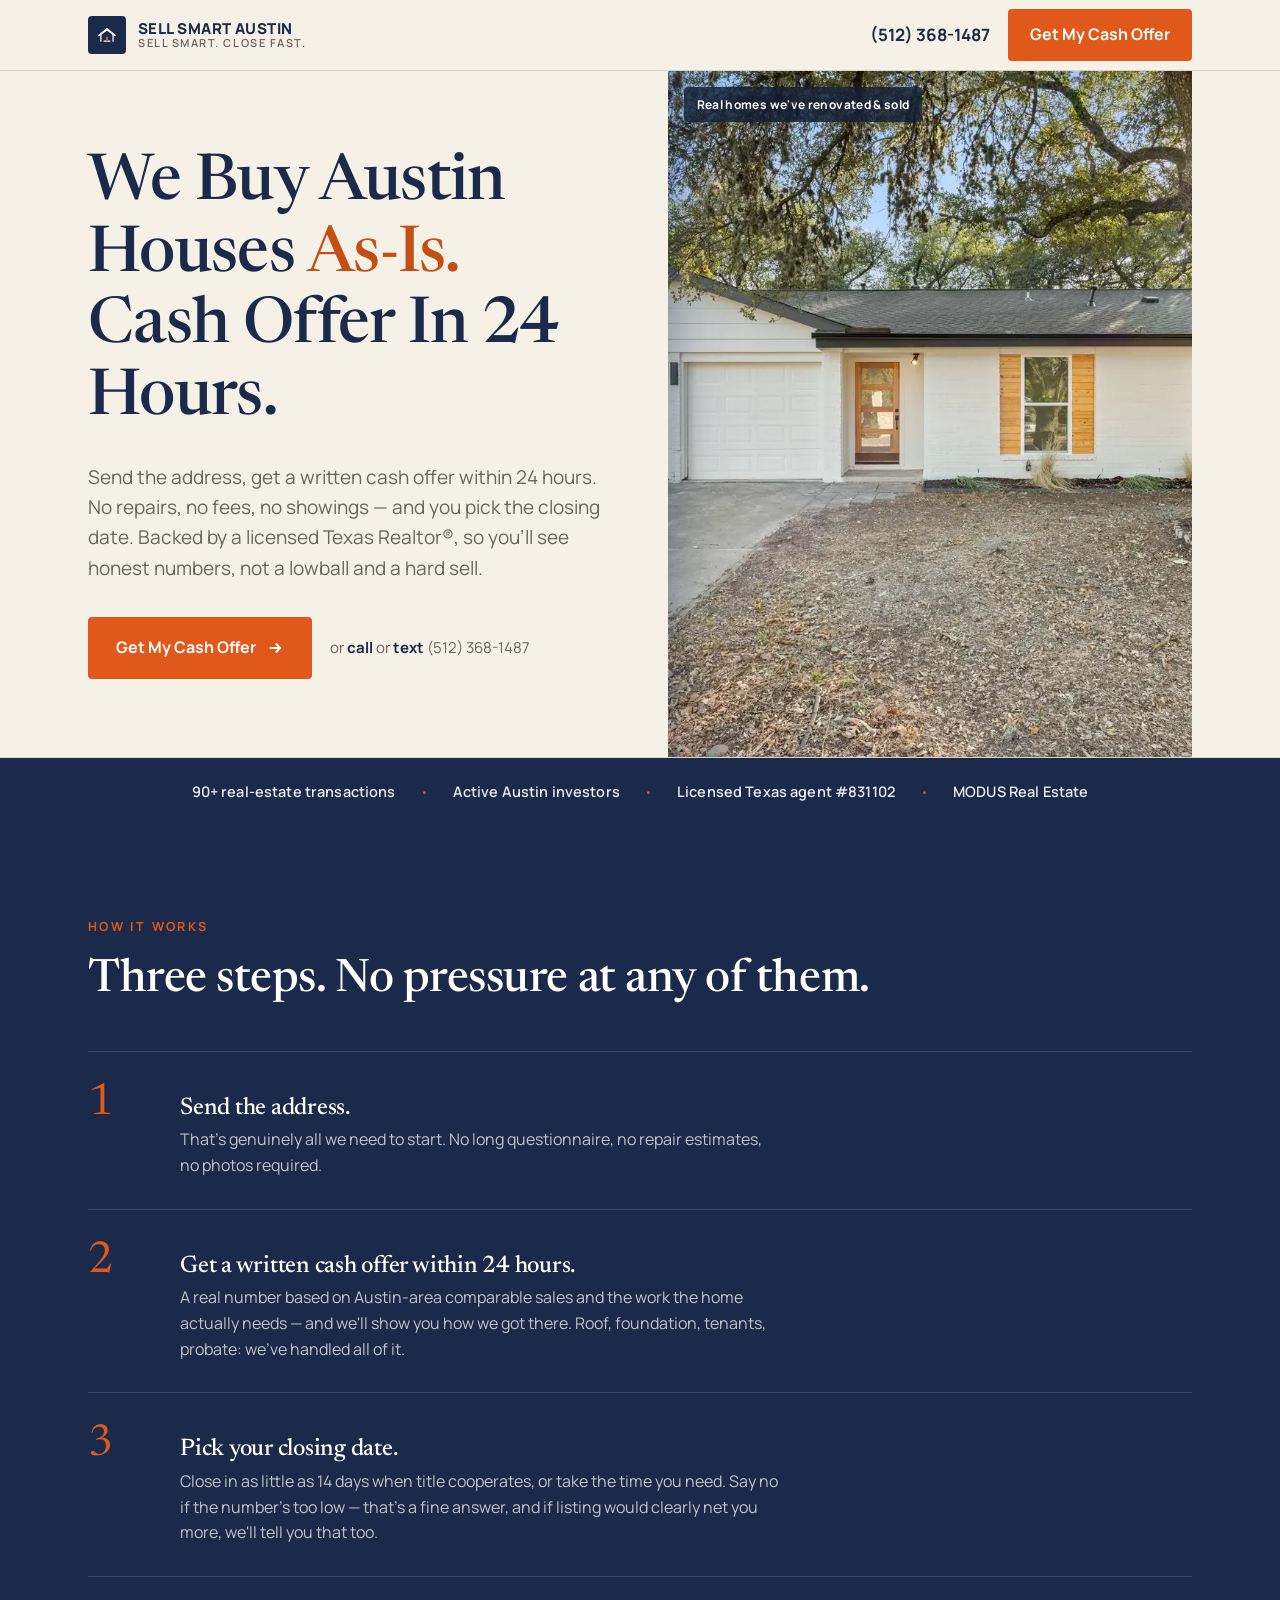
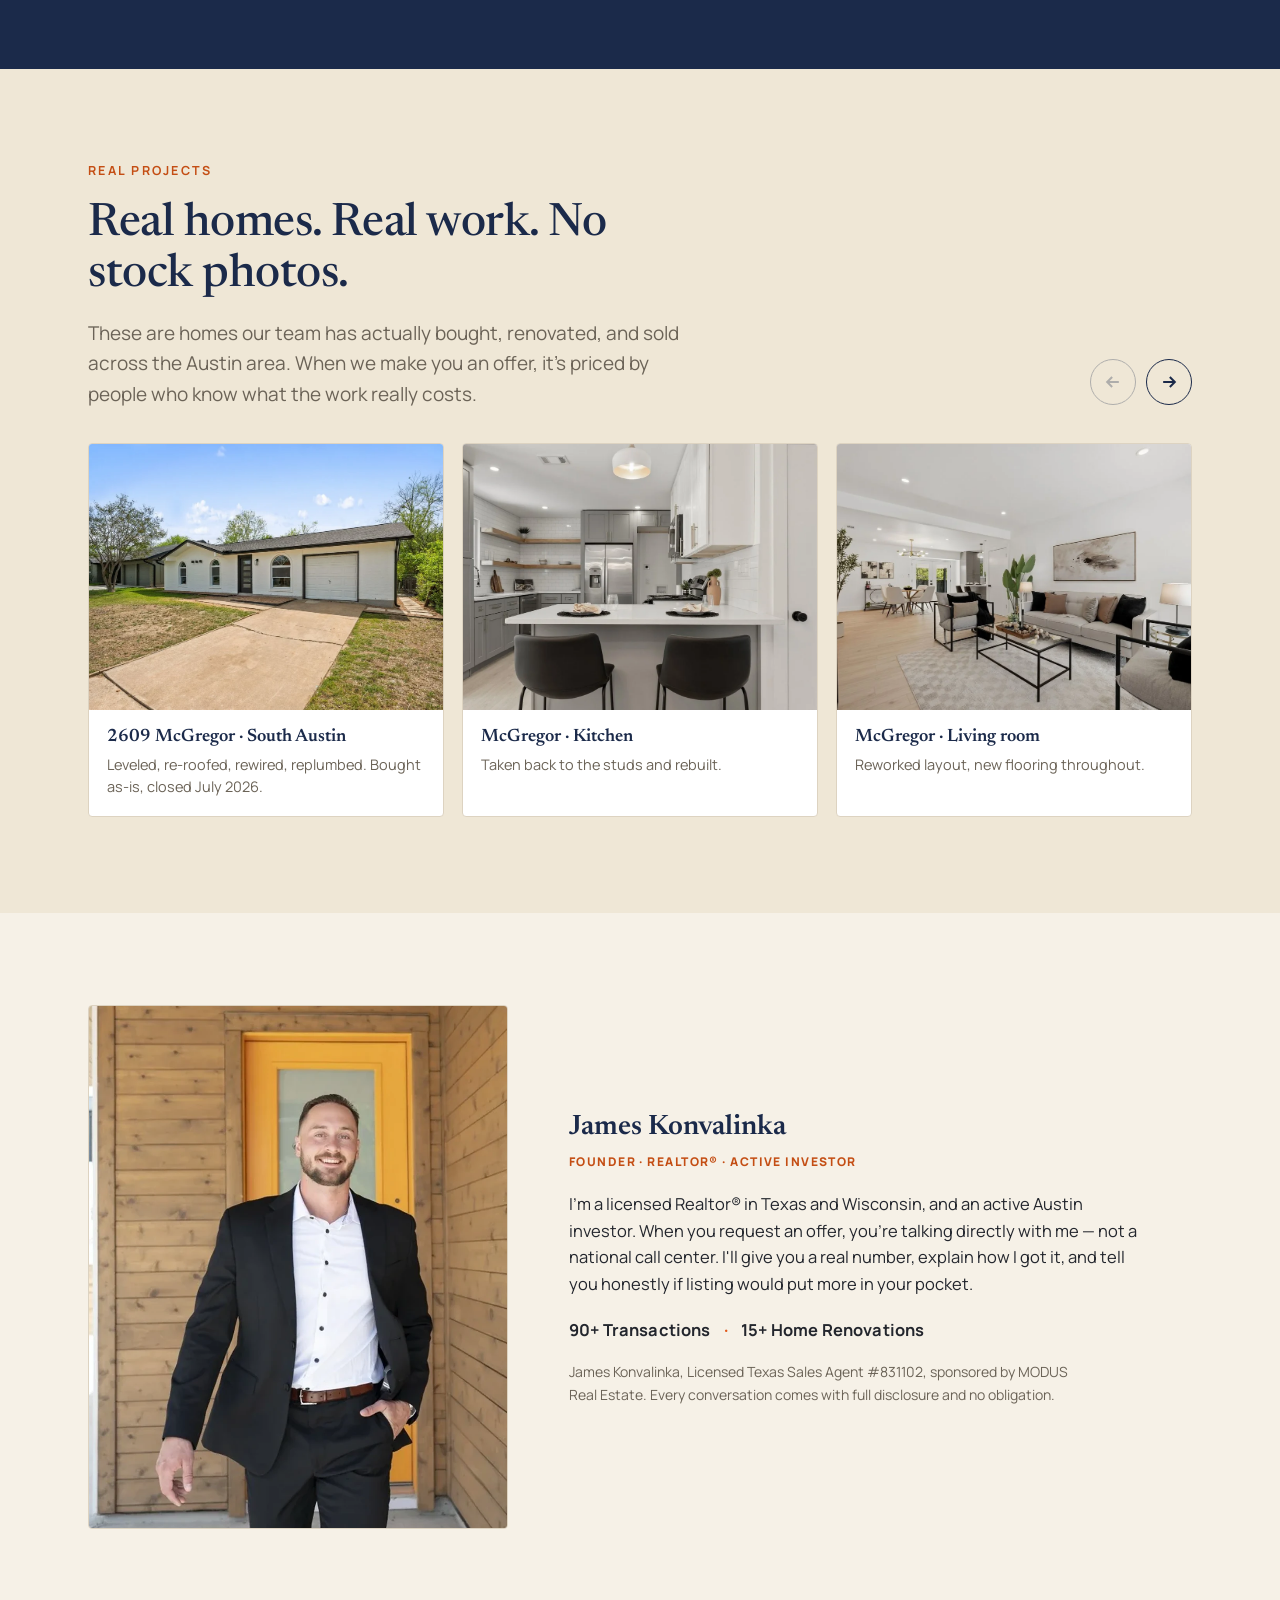
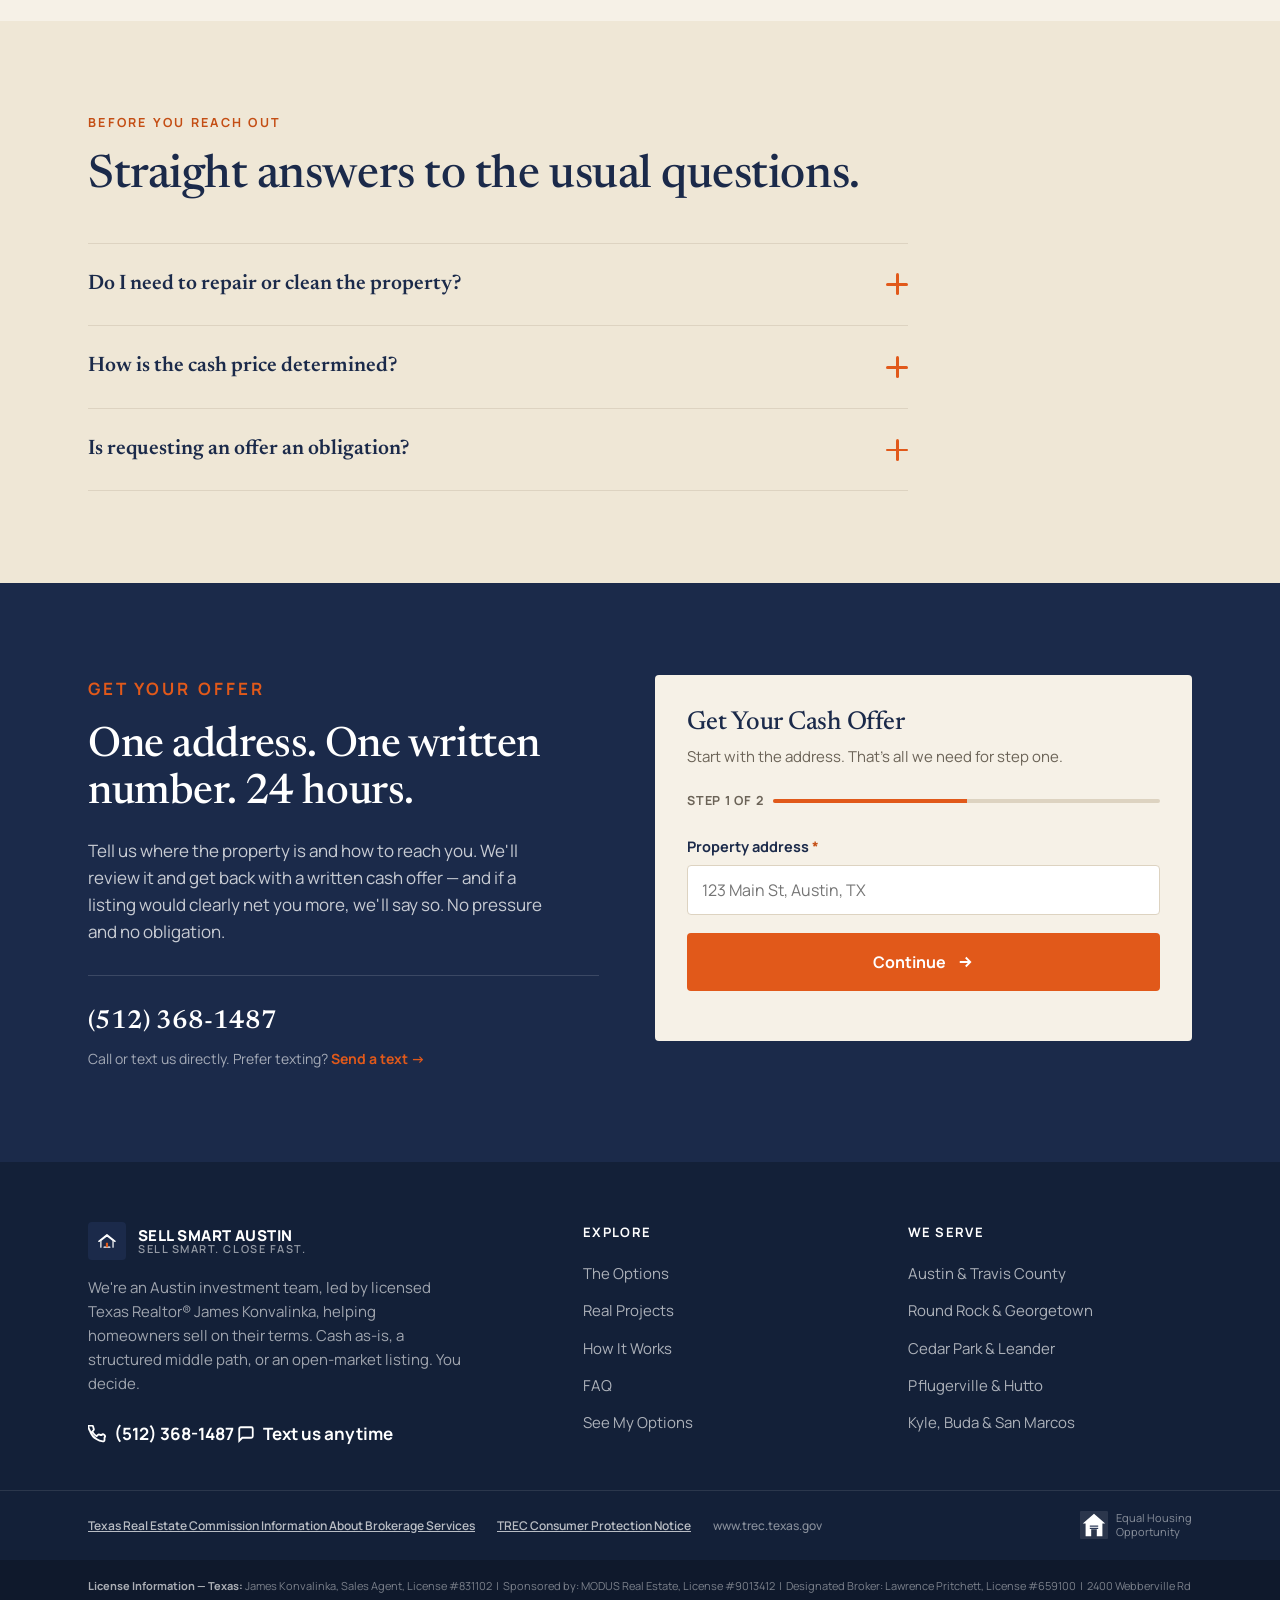
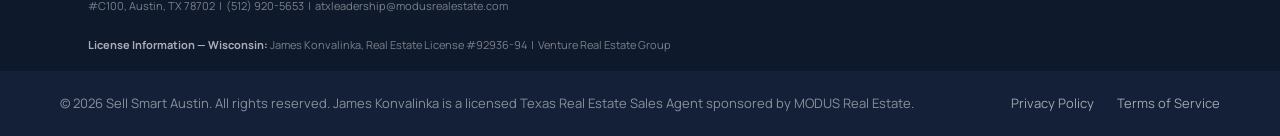
<file: cash-offer/index.html>
<!DOCTYPE html>
<html lang="en">
<head>
<meta charset="UTF-8">
<meta name="viewport" content="width=device-width, initial-scale=1.0">
<title>Get A Cash Offer | Sell Smart Austin — We Buy Austin Houses As-Is</title>
<meta name="description" content="Send the address, get a written cash offer within 24 hours. No repairs, no fees, no showings. Licensed Texas agent, MODUS Real Estate.">

<!--
  Google Ads landing page (cash-offer) — built 2026-07-30 from the live
  index.html design system. Form posts to the same SSA GHL inbound webhook;
  conversion fires only after confirmed webhook success.
  Google tag: dormant until the AW- conversion ID exists
  (see SellSmartAustin/import/PRELAUNCH-GATE-CHECKLIST.md, Gate 2).
-->

<link rel="preconnect" href="https://fonts.googleapis.com">
<link rel="preconnect" href="https://fonts.gstatic.com" crossorigin>
<link href="https://fonts.googleapis.com/css2?family=Manrope:wght@400;500;600;700;800&family=Newsreader:ital,opsz,wght@0,6..72,400;0,6..72,500;0,6..72,600;1,6..72,400&display=swap" rel="stylesheet">

<!-- Meta Pixel (init only; PageView + Lead are fired from the app code — Lead only after a confirmed lead) -->
<script>!function(f,b,e,v,n,t,s){if(f.fbq)return;n=f.fbq=function(){n.callMethod?n.callMethod.apply(n,arguments):n.queue.push(arguments)};if(!f._fbq)f._fbq=n;n.push=n;n.loaded=!0;n.version='2.0';n.queue=[];t=b.createElement(e);t.async=!0;t.src=v;s=b.getElementsByTagName(e)[0];s.parentNode.insertBefore(t,s)}(window,document,'script','https://connect.facebook.net/en_US/fbevents.js');fbq('init','5191741884383418');</script>
<noscript><img height="1" width="1" style="display:none" src="https://www.facebook.com/tr?id=5191741884383418&ev=PageView&noscript=1"/></noscript>

<!-- Google tag (gtag.js) — Google Ads conversion tracking, account AW-18359778796 -->
<script async src="https://www.googletagmanager.com/gtag/js?id=AW-18359778796"></script>
<script>window.dataLayer=window.dataLayer||[];function gtag(){dataLayer.push(arguments);}gtag('js',new Date());gtag('config','AW-18359778796');</script>

<script>document.documentElement.className += " js";</script>

<style>
  :root {
    --navy:      #1B2A4A;
    --navy-deep: #132038;
    --cream:     #F6F1E7;
    --cream-2:   #EFE7D6;
    --orange:    #E1591A;
    --orange-ink:#c44e14;
    --ink:       #23262d;
    --muted:     #6b6357;
    --line:      #ddd3c1;
    --line-navy: rgba(255,255,255,0.14);
    --white:     #ffffff;
    --radius:    4px;
    --maxw:      1160px;
  }

  * { margin:0; padding:0; box-sizing:border-box; }

  html { scroll-behavior:smooth; }

  body {
    font-family:'Manrope', system-ui, sans-serif;
    color:var(--ink);
    background:var(--cream);
    line-height:1.6;
    font-size:17px;
    -webkit-font-smoothing:antialiased;
  }

  h1,h2,h3 { font-family:'Newsreader', Georgia, serif; font-weight:500; line-height:1.12; letter-spacing:-0.01em; color:var(--navy); }

  a { color:inherit; }

  .wrap { max-width:var(--maxw); margin:0 auto; padding:0 28px; }

  section { padding:92px 0; }

  .eyebrow {
    font-family:'Manrope', sans-serif;
    font-size:12.5px; font-weight:700; letter-spacing:0.18em; text-transform:uppercase;
    color:var(--orange-ink); margin-bottom:18px;
  }

  .h2 { font-size:clamp(30px, 4vw, 46px); }
  .lead { font-size:19px; color:var(--muted); max-width:60ch; }

  /* Buttons */
  .btn {
    display:inline-flex; align-items:center; gap:10px;
    font-family:'Manrope',sans-serif; font-weight:700; font-size:16px;
    padding:16px 26px; border-radius:var(--radius); border:2px solid transparent;
    cursor:pointer; text-decoration:none; transition:background .18s, color .18s, border-color .18s;
    min-height:52px;
  }
  .btn-primary { background:var(--orange); color:#fff; }
  .btn-primary:hover { background:var(--orange-ink); }
  .btn-ghost { background:transparent; color:var(--navy); border-color:var(--navy); }
  .btn-ghost:hover { background:var(--navy); color:#fff; }
  .btn-ghost-light { background:transparent; color:#fff; border-color:rgba(255,255,255,0.5); }
  .btn-ghost-light:hover { background:#fff; color:var(--navy); border-color:#fff; }
  .btn:focus-visible, a:focus-visible, input:focus-visible, select:focus-visible, textarea:focus-visible, button:focus-visible {
    outline:3px solid var(--orange); outline-offset:2px;
  }

  /* ── NAV ── */
  header.nav {
    position:sticky; top:0; z-index:100;
    background:rgba(246,241,231,0.92); backdrop-filter:saturate(180%) blur(8px);
    border-bottom:1px solid var(--line);
  }
  .nav-inner { display:flex; align-items:center; justify-content:space-between; height:70px; }
  .brand { display:flex; align-items:center; gap:12px; text-decoration:none; }
  .brand .mark { width:38px; height:38px; border-radius:4px; display:block; }
  .brand .name { font-family:'Manrope',sans-serif; font-weight:800; letter-spacing:0.03em; font-size:15px; color:var(--navy); line-height:1.05; }
  .brand .name span { display:block; font-weight:600; font-size:11px; letter-spacing:0.14em; color:var(--muted); text-transform:uppercase; }
  .nav-links { display:flex; align-items:center; gap:30px; }
  .nav-links a { font-size:15px; font-weight:600; color:var(--navy); text-decoration:none; opacity:.82; }
  .nav-links a:hover { opacity:1; color:var(--orange-ink); }
  .nav-cta { display:flex; align-items:center; gap:18px; }
  .nav-cta .btn { white-space:nowrap; }
  .nav-phone { font-weight:700; color:var(--navy); text-decoration:none; white-space:nowrap; }
  .nav-toggle { display:none; background:none; border:0; cursor:pointer; color:var(--navy); padding:4px; align-items:center; }

  /* Mobile dropdown menu */
  .mobile-menu { display:none; flex-direction:column; background:var(--cream); border-bottom:1px solid var(--line); padding:6px 20px 16px; }
  .mobile-menu.open { display:flex; }
  .mobile-menu > a { padding:13px 2px; font-size:16px; font-weight:600; color:var(--navy); text-decoration:none; border-bottom:1px solid var(--line); }
  .mobile-menu .mm-cta { margin-top:12px; justify-content:center; border-bottom:0; min-height:48px; }
  .mobile-menu .mm-call { border-bottom:0; text-align:center; color:var(--orange-ink); font-weight:700; }

  /* Mobile sticky bottom CTA bar */
  .sticky-cta { display:none; }
  .sticky-call { display:flex; flex-direction:column; align-items:center; justify-content:center; gap:2px; color:var(--navy); text-decoration:none; font-weight:700; font-size:12px; letter-spacing:0.02em; padding:0 16px; border:1.5px solid var(--navy); border-radius:var(--radius); }
  .sticky-offer { flex:1; justify-content:center; min-height:50px; font-size:15px; }

  /* ── HERO ── */
  .hero { background:var(--cream); border-bottom:1px solid var(--line); padding:0; }
  .hero-grid { display:grid; grid-template-columns:1.05fr 0.95fr; align-items:stretch; gap:0; }
  .hero-copy { padding:78px 56px 78px 0; align-self:center; }
  .hero h1 { font-size:clamp(38px, 5.4vw, 64px); }
  .hero h1 em { font-style:normal; color:var(--orange-ink); }
  .hero-sub { font-size:19px; color:var(--muted); margin:26px 0 34px; max-width:46ch; }
  .hero-actions { display:flex; align-items:center; gap:18px; flex-wrap:wrap; }
  .hero-callnote { font-size:15px; color:var(--muted); }
  .hero-callnote a { color:var(--navy); font-weight:700; text-decoration:none; }
  .hero-media { position:relative; min-height:520px; overflow:hidden; background:var(--navy); }
  .hero-media .hc-slide { position:absolute; inset:0; width:100%; height:100%; object-fit:cover; object-position:center; opacity:0; transition:opacity .9s ease; }
  .hero-media .hc-slide.active { opacity:1; }
  .hero-media::after { content:""; position:absolute; inset:0; box-shadow:inset 40px 0 60px -40px rgba(27,42,74,0.5); pointer-events:none; z-index:1; }
  .hc-badge { position:absolute; top:16px; left:16px; z-index:2; background:rgba(19,32,56,0.82); color:#fff; font-size:12px; font-weight:700; letter-spacing:0.03em; padding:8px 13px; border-radius:4px; }
  .hc-dots { position:absolute; bottom:16px; left:0; right:0; z-index:2; display:flex; gap:8px; justify-content:center; }
  .hc-dot { width:9px; height:9px; border-radius:50%; background:rgba(255,255,255,0.5); border:0; padding:0; cursor:pointer; transition:background .2s; }
  .hc-dot.active { background:var(--orange); }

  /* ── PROOF LINE ── */
  .proof { background:var(--navy); color:#fff; padding:0; }
  .proof-inner { display:flex; align-items:center; justify-content:center; flex-wrap:wrap; gap:10px 26px; padding:20px 28px; text-align:center; }
  .proof-item { font-size:14.5px; font-weight:600; color:rgba(255,255,255,0.9); letter-spacing:0.01em; }
  .proof-dot { color:var(--orange); font-weight:800; }

  /* ── OPTIONS (cash-first asymmetric) ── */
  #options { background:var(--cream); }
  .options-head { max-width:60ch; margin-bottom:44px; }
  .options-grid { display:grid; grid-template-columns:1.7fr 1fr; gap:26px; align-items:stretch; }
  .cash-panel {
    background:var(--navy); color:#fff; border-radius:var(--radius);
    padding:46px 44px; position:relative; overflow:hidden;
    display:flex; flex-direction:column;
  }
  .cash-panel .tag { font-size:12.5px; font-weight:700; letter-spacing:0.16em; text-transform:uppercase; color:var(--orange); margin-bottom:16px; }
  .cash-panel h3 { color:#fff; font-size:40px; margin-bottom:8px; }
  .cash-panel .desc-lead { font-size:16px; color:rgba(255,255,255,0.62); margin-bottom:26px; font-weight:600; }
  .cash-panel p { color:rgba(255,255,255,0.86); font-size:16.5px; margin-bottom:26px; max-width:48ch; }
  .cash-points { list-style:none; display:flex; flex-direction:column; gap:12px; margin-bottom:32px; }
  .cash-points li { display:flex; gap:12px; align-items:flex-start; font-size:16px; color:rgba(255,255,255,0.92); }
  .cash-points svg { flex-shrink:0; margin-top:3px; color:var(--orange); }
  .cash-panel .btn { align-self:flex-start; margin-top:auto; }
  .cash-fine { font-size:13px; color:rgba(255,255,255,0.5); margin-top:16px; max-width:46ch; }

  .alt-col { display:flex; flex-direction:column; gap:22px; }
  .alt {
    background:#fff; border:1px solid var(--line); border-radius:var(--radius);
    padding:28px 26px; flex:1;
  }
  .alt h4 { font-family:'Newsreader',serif; font-weight:600; font-size:22px; color:var(--navy); margin-bottom:10px; }
  .alt p { font-size:15px; color:var(--muted); }

  /* ── PROJECTS ── */
  #projects { background:var(--cream-2); }
  .projects-head { max-width:62ch; margin-bottom:56px; }
  .project { display:grid; grid-template-columns:1fr 1fr; gap:40px; align-items:center; padding:0 0 76px; }
  .project:last-of-type { padding-bottom:0; }
  .project.flip .p-media { order:2; }
  .project-establish { width:100%; height:auto; display:block; border-radius:var(--radius); border:1px solid var(--line); }
  .p-thumbs { display:grid; grid-template-columns:1fr 1fr; gap:12px; margin-top:12px; }
  .p-thumbs img { width:100%; height:100%; object-fit:cover; aspect-ratio:1/1; border-radius:var(--radius); border:1px solid var(--line); display:block; }
  .p-thumbs.three { grid-template-columns:1fr 1fr 1fr; }
  .p-num { font-family:'Newsreader',serif; font-size:15px; letter-spacing:0.14em; color:var(--orange-ink); font-weight:600; text-transform:uppercase; margin-bottom:14px; }
  .project h3 { font-size:29px; margin-bottom:8px; }
  .project .p-place { font-size:14px; font-weight:700; letter-spacing:0.04em; text-transform:uppercase; color:var(--muted); margin-bottom:18px; }
  .project p.p-body { font-size:16.5px; color:var(--ink); margin-bottom:16px; }
  .project .p-status { font-size:14.5px; color:var(--muted); border-left:3px solid var(--orange); padding-left:14px; }

  /* ── HOW IT WORKS ── */
  #how { background:var(--navy); color:#fff; }
  #how h2 { color:#fff; }
  .how-head { margin-bottom:44px; }
  .how-head .lead { color:rgba(255,255,255,0.7); }
  .steps { border-top:1px solid var(--line-navy); }
  .step { display:grid; grid-template-columns:auto 1fr; gap:28px; align-items:baseline; padding:30px 0; border-bottom:1px solid var(--line-navy); }
  .step .n { font-family:'Newsreader',serif; font-size:44px; color:var(--orange); line-height:1; min-width:64px; }
  .step h3 { color:#fff; font-size:24px; margin-bottom:6px; }
  .step p { color:rgba(255,255,255,0.72); font-size:16px; max-width:60ch; }

  /* ── TEAM ── */
  #team { background:var(--cream); }
  .team-head { max-width:60ch; margin-bottom:52px; }
  .team-head .lead { margin-top:16px; }
  .person { display:grid; grid-template-columns:0.82fr 1.18fr; gap:48px; align-items:center; padding-bottom:60px; }
  .person:last-of-type { padding-bottom:0; }
  .person.flip .person-photo-wrap { order:2; }
  .person-photo { width:100%; height:auto; display:block; border-radius:var(--radius); border:1px solid var(--line); }
  .person-photo-wrap { max-width:420px; }
  .person-name { font-family:'Newsreader',serif; font-size:28px; font-weight:600; color:var(--navy); line-height:1.1; }
  .person-role { display:inline-block; font-size:12px; font-weight:800; letter-spacing:0.12em; text-transform:uppercase; color:var(--orange-ink); margin:10px 0 20px; }
  .person p { font-size:16.5px; color:var(--ink); margin-bottom:16px; max-width:58ch; }
  .person .lic-note { font-size:14px; color:var(--muted); margin-top:18px; }
  .exp-line { font-size:15px; font-weight:700; color:var(--navy); letter-spacing:0.01em; margin-top:20px; }
  .exp-line .sep { color:var(--orange); margin:0 10px; }

  /* ── FAQ ── */
  #faq { background:var(--cream-2); }
  .faq-head { margin-bottom:40px; }
  .faq-list { max-width:820px; border-top:1px solid var(--line); }
  .faq-item { border-bottom:1px solid var(--line); }
  .faq-q { width:100%; text-align:left; background:none; border:0; cursor:pointer;
    display:flex; justify-content:space-between; align-items:center; gap:20px;
    padding:24px 0; font-family:'Newsreader',serif; font-size:21px; font-weight:600; color:var(--navy); }
  .faq-q .ic { flex-shrink:0; width:22px; height:22px; position:relative; transition:transform .2s; }
  .faq-q .ic::before, .faq-q .ic::after { content:""; position:absolute; background:var(--orange); border-radius:2px; }
  .faq-q .ic::before { top:10px; left:0; width:22px; height:2.5px; }
  .faq-q .ic::after { top:0; left:10px; width:2.5px; height:22px; transition:opacity .2s; }
  .faq-item[open] .faq-q .ic::after { opacity:0; }
  .faq-a { padding:0 0 26px; font-size:16.5px; color:var(--muted); max-width:70ch; }
  details > summary { list-style:none; }
  details > summary::-webkit-details-marker { display:none; }

  /* ── INTAKE ── */
  #intake { background:var(--navy); color:#fff; }
  .intake-grid { display:grid; grid-template-columns:1fr 1.05fr; gap:56px; align-items:start; }
  .intake-pitch h2 { color:#fff; font-size:clamp(28px,3.6vw,42px); margin-bottom:20px; }
  .intake-pitch p { color:rgba(255,255,255,0.76); font-size:17px; margin-bottom:20px; max-width:46ch; }
  .intake-pitch .callbox { margin-top:30px; padding-top:26px; border-top:1px solid var(--line-navy); }
  .intake-pitch .callbox a { color:#fff; font-family:'Newsreader',serif; font-size:26px; font-weight:600; text-decoration:none; }
  .intake-pitch .callbox span { display:block; color:rgba(255,255,255,0.6); font-size:14px; margin-top:4px; }
  .intake-pitch .callbox span a { font-family:'Manrope',sans-serif; font-size:14px; font-weight:700; color:var(--orange); text-decoration:none; white-space:nowrap; }

  .form-card { background:var(--cream); color:var(--ink); border-radius:var(--radius); padding:34px 32px; }
  .form-head { margin-bottom:22px; }
  .form-head h3 { font-size:26px; margin-bottom:6px; }
  .form-head p { font-size:15px; color:var(--muted); }
  .progress { display:flex; align-items:center; gap:10px; margin:18px 0 24px; }
  .progress .bar { height:4px; flex:1; background:var(--line); border-radius:3px; overflow:hidden; }
  .progress .bar i { display:block; height:100%; width:50%; background:var(--orange); transition:width .3s; }
  .progress .lbl { font-size:12.5px; font-weight:700; letter-spacing:0.06em; text-transform:uppercase; color:var(--muted); white-space:nowrap; }

  .field { margin-bottom:18px; }
  .field label { display:block; font-size:14.5px; font-weight:700; color:var(--navy); margin-bottom:7px; }
  .field .req { color:var(--orange-ink); }
  .field input, .field select, .field textarea {
    width:100%; font-family:'Manrope',sans-serif; font-size:16px; color:var(--ink);
    padding:13px 14px; border:1.5px solid var(--line); border-radius:var(--radius); background:#fff;
  }
  .field textarea { resize:vertical; min-height:84px; }
  .field .hint { font-size:12.5px; color:var(--muted); margin-top:5px; }
  .field .err { display:none; font-size:13px; color:#c0341d; font-weight:600; margin-top:6px; }
  .field.invalid input, .field.invalid select, .field.invalid textarea { border-color:#c0341d; }
  .field.invalid .err { display:block; }

  .consent { display:flex; gap:11px; align-items:flex-start; margin-bottom:14px; }
  .consent input { width:19px; height:19px; margin-top:3px; flex-shrink:0; accent-color:var(--orange); }
  .consent label { font-size:12.5px; color:var(--muted); line-height:1.5; }
  .consent label a { color:var(--orange-ink); font-weight:600; }
  .consent.invalid label { color:#c0341d; }

  .step-pane { display:none; }
  .step-pane.active { display:block; }
  .form-nav { display:flex; align-items:center; gap:14px; margin-top:8px; }
  .form-nav .btn { flex:1; justify-content:center; }
  .btn-back { background:none; border:0; color:var(--navy); font-weight:700; cursor:pointer; font-family:'Manrope',sans-serif; font-size:15px; padding:12px; }

  .form-state { display:none; text-align:center; padding:20px 6px; }
  .form-state.show { display:block; }
  .form-state .ic { width:56px; height:56px; border-radius:50%; display:flex; align-items:center; justify-content:center; margin:0 auto 18px; }
  .form-state.ok .ic { background:rgba(22,120,60,0.12); color:#16783c; }
  .form-state.fail .ic { background:rgba(192,52,29,0.12); color:#c0341d; }
  .form-state h3 { margin-bottom:12px; }
  .form-state p { font-size:15.5px; color:var(--muted); margin-bottom:20px; max-width:40ch; margin-left:auto; margin-right:auto; }
  .form-state .btn { justify-content:center; }
  .form-restart { background:none; border:0; color:var(--muted); text-decoration:underline; cursor:pointer; font-size:14px; margin-top:14px; font-family:'Manrope',sans-serif; }
  .mock-note { font-size:11.5px; color:var(--muted); text-align:center; margin-top:16px; opacity:.8; }

  /* ── FOOTER ── */
  footer { background:var(--navy-deep); color:rgba(255,255,255,0.7); padding:0; }
  .foot-main { display:grid; grid-template-columns:1.6fr 1fr 1fr; gap:40px; padding:60px 0 40px; }
  .foot-brand p { font-size:15px; color:rgba(255,255,255,0.6); margin:16px 0; max-width:42ch; }
  .foot-brand .foot-phone { color:#fff; font-weight:700; text-decoration:none; display:inline-flex; align-items:center; gap:8px; }
  .foot-col h4 { color:#fff; font-family:'Manrope',sans-serif; font-size:13px; letter-spacing:0.1em; text-transform:uppercase; margin-bottom:16px; }
  .foot-col ul { list-style:none; }
  .foot-col li { margin-bottom:10px; }
  .foot-col a { color:rgba(255,255,255,0.65); text-decoration:none; font-size:15px; }
  .foot-col a:hover { color:#fff; }
  .trec-bar { border-top:1px solid rgba(255,255,255,0.1); padding:20px 0; }
  .trec-bar .row { display:flex; align-items:center; justify-content:space-between; flex-wrap:wrap; gap:16px; }
  .trec-links { display:flex; gap:22px; flex-wrap:wrap; align-items:center; }
  .trec-links a { font-size:12px; color:rgba(255,255,255,0.7); text-decoration:underline; font-weight:600; }
  .trec-links a.plain { text-decoration:none; color:rgba(255,255,255,0.5); font-weight:500; }
  .eho { display:flex; align-items:center; gap:8px; }
  .eho span { font-size:11px; color:rgba(255,255,255,0.5); line-height:1.3; }
  .lic-block { background:rgba(0,0,0,0.22); padding:16px 0; }
  .lic-block p { font-size:11px; color:rgba(255,255,255,0.45); line-height:1.8; }
  .lic-block strong { color:rgba(255,255,255,0.65); font-weight:700; }
  .lic-block a { color:rgba(255,255,255,0.45); text-decoration:none; }
  .foot-bottom { display:flex; justify-content:space-between; align-items:center; flex-wrap:wrap; gap:14px; padding:22px 0; font-size:13px; color:rgba(255,255,255,0.5); }
  .foot-bottom a { color:rgba(255,255,255,0.6); text-decoration:none; margin-left:20px; }

  /* Reveal animation */
  /* Hidden only once JS is confirmed alive (see the .js script in <head>).
     Without JS nothing is ever hidden, so the page can never render blank. */
  .js .reveal { opacity:0; transform:translateY(18px); transition:opacity .6s ease, transform .6s ease; }
  .reveal.in { opacity:1; transform:none; }

  /* Real Projects carousel: swipe on mobile, arrows on desktop */
  .pcar-head { display:flex; align-items:flex-end; justify-content:space-between; gap:24px; margin-bottom:34px; }
  .pcar-head .projects-head { margin-bottom:0; }
  .pcar-btns { display:flex; gap:10px; flex-shrink:0; padding-bottom:4px; }
  .pcar-btn { width:46px; height:46px; border-radius:50%; border:1.5px solid var(--navy); background:transparent; color:var(--navy); cursor:pointer; display:flex; align-items:center; justify-content:center; transition:background .18s, color .18s, opacity .18s; }
  .pcar-btn:hover:not(:disabled) { background:var(--navy); color:#fff; }
  .pcar-btn:disabled { opacity:.3; cursor:default; }
  .pcar { display:flex; gap:18px; overflow-x:auto; scroll-snap-type:x mandatory; scroll-behavior:smooth; -webkit-overflow-scrolling:touch; scrollbar-width:none; padding-bottom:4px; }
  .pcar::-webkit-scrollbar { display:none; }
  .pcar-card { flex:0 0 calc((100% - 36px) / 3); scroll-snap-align:start; background:#fff; border:1px solid var(--line); border-radius:var(--radius); overflow:hidden; }
  .pcar-card img { width:100%; height:auto; aspect-ratio:4/3; object-fit:cover; display:block; }
  .pcar-card .pc-body { padding:16px 18px 18px; }
  .pcar-card h4 { font-family:'Newsreader',Georgia,serif; font-weight:600; font-size:18px; color:var(--navy); line-height:1.25; margin-bottom:6px; }
  .pcar-card p { font-size:14.5px; color:var(--muted); line-height:1.5; }
  @media (max-width:960px) {
    .pcar-card { flex-basis:78%; }
    .pcar-btns { display:none; }
    .pcar-head { display:block; }
  }
  @media (prefers-reduced-motion:reduce) { .pcar { scroll-behavior:auto; } }
  /* ── RESPONSIVE ── */
  @media (max-width:960px) {
    .nav-links { display:none; }
    .nav-toggle { display:inline-flex; }
    .hero-grid { grid-template-columns:1fr; }
    .hero-copy { padding:56px 0 40px; }
    .hero-media { min-height:420px; order:-1; }
    .options-grid { grid-template-columns:1fr; }
    .project, .project.flip { grid-template-columns:1fr; gap:22px; }
    .project.flip .p-media { order:0; }
    .person, .person.flip { grid-template-columns:1fr; gap:26px; }
    .person.flip .person-photo-wrap { order:0; }
    .person-photo-wrap { max-width:340px; }
    .intake-grid { grid-template-columns:1fr; gap:34px; }
  }
  @media (max-width:560px) {
    section { padding:64px 0; }
    .wrap { padding:0 20px; }
    /* Mobile nav: drop the redundant CTA button (hero has it) so the header
       fits — keep the tap-to-call phone, which is the higher-intent action. */
    .nav-inner { height:62px; }
    .nav-cta .btn { display:none; }
    .brand .name { font-size:13.5px; }
    .brand .name span { font-size:9px; }
    .brand .mark { width:34px; height:34px; }
    .nav-phone { font-size:15px; }
    .cash-panel { padding:34px 26px; }
    .cash-panel h3 { font-size:32px; }
    .form-card { padding:26px 20px; }
    .step .n { font-size:34px; min-width:48px; }
    .foot-main { grid-template-columns:1fr; gap:28px; }
    .proof-inner { flex-direction:column; gap:8px; }
    .proof-dot { display:none; }
    /* Sticky bottom CTA bar on phones */
    body { padding-bottom:76px; }
    .sticky-cta {
      display:flex; gap:10px; align-items:stretch;
      position:fixed; left:0; right:0; bottom:0; z-index:200;
      background:rgba(246,241,231,0.97); -webkit-backdrop-filter:blur(6px); backdrop-filter:blur(6px);
      border-top:1px solid var(--line);
      padding:10px 14px calc(10px + env(safe-area-inset-bottom));
    }
  }
  @media (prefers-reduced-motion:reduce) {
    html { scroll-behavior:auto; }
    .js .reveal { transition:none; opacity:1; transform:none; }
    * { transition:none !important; }
  }
</style>
<style>
  /* LP-only overrides: no nav links off the page; paid click stays here. */
  .nav-links, .nav-toggle, .mobile-menu { display:none !important; }
  .hero-media { min-height:440px; }
  .lp-two-num { display:grid; grid-template-columns:repeat(3,1fr); gap:22px; }
  @media (max-width:960px) {
    .lp-two-num { grid-template-columns:1fr; }
      /* Paid traffic: the ad-matching headline must be the first thing seen.
       Homepage puts the photo first on mobile; the LP flips that. */
    .hero-media { order:2; min-height:300px; }
    .hero-copy { padding:44px 0 36px; }
  }
</style>
<script type="application/ld+json">
{
  "@context": "https://schema.org",
  "@graph": [
    {
      "@type": "WebPage",
      "url": "https://sellsmartaustin.com/cash-offer/",
      "name": "Get A Cash Offer | Sell Smart Austin",
      "description": "Send the address, get a written cash offer within 24 hours. No repairs, no fees, no showings.",
      "isPartOf": {
        "@id": "https://sellsmartaustin.com/#website"
      },
      "about": {
        "@id": "https://sellsmartaustin.com/#business"
      }
    },
    {
      "@type": "Service",
      "name": "Cash home buying",
      "description": "A written, no obligation cash offer for Austin area houses in as-is condition, from a team that includes a licensed Texas Realtor who also shows you what the home might net if listed.",
      "url": "https://sellsmartaustin.com/cash-offer/",
      "serviceType": "Cash home buying",
      "provider": {
        "@id": "https://sellsmartaustin.com/#business"
      },
      "areaServed": {
        "@type": "State",
        "name": "Texas"
      }
    },
    {
      "@type": "FAQPage",
      "mainEntity": [
        {
          "@type": "Question",
          "name": "Do I need to repair or clean the property?",
          "acceptedAnswer": {
            "@type": "Answer",
            "text": "No. You can sell the home in its current condition — no repairs, cleaning, or staging. Foundation, roof, plumbing, mold, tenants, probate: we buy it in whatever condition it's in today, and contents can stay."
          }
        },
        {
          "@type": "Question",
          "name": "How is the cash price determined?",
          "acceptedAnswer": {
            "@type": "Answer",
            "text": "It's based on real Austin-area comparable sales, the home's condition, and the cost of the work it needs — not a random lowball figure. Because a licensed Texas Realtor® is on our team, we can also show you what the same home might net if listed, so you can compare honestly."
          }
        },
        {
          "@type": "Question",
          "name": "Is requesting an offer an obligation?",
          "acceptedAnswer": {
            "@type": "Answer",
            "text": "No. The offer is free, in writing, and yours to say no to. If the number's too low, tell us. If none of the options fit, that's a completely acceptable outcome — no cost, no pressure."
          }
        }
      ]
    }
  ]
}
</script>
</head>
<body>

<header class="nav">
  <div class="wrap nav-inner">
    <span class="brand" aria-label="Sell Smart Austin">
      <svg class="mark" viewBox="0 0 400 400" xmlns="http://www.w3.org/2000/svg" aria-hidden="true">
        <rect width="400" height="400" rx="16" fill="#1B2A4A"/>
        <g transform="translate(94 128) scale(1.6)">
          <path d="M26 86V42L66 10l40 32v44" fill="none" stroke="#fff" stroke-width="8" stroke-linecap="round" stroke-linejoin="round"/>
          <path d="M13 47 66 4l53 43" fill="none" stroke="#fff" stroke-width="10" stroke-linecap="round" stroke-linejoin="round"/>
          <path d="M47 86H85" fill="none" stroke="#fff" stroke-width="8" stroke-linecap="round"/>
          <rect x="59" y="56.5" width="14" height="29.5" rx="2" fill="#E1591A"/>
        </g>
      </svg>
      <span class="name">SELL SMART AUSTIN<span>Sell Smart. Close Fast.</span></span>
    </span>
    <div class="nav-cta">
      <a href="tel:5123681487" class="nav-phone">(512) 368-1487</a>
      <a href="#intake" class="btn btn-primary" style="padding:11px 20px; min-height:44px;">Get My Cash Offer</a>
    </div>
  </div>
</header>

<span id="top"></span>

<section class="hero" aria-labelledby="hero-h">
  <div class="wrap hero-grid">
    <div class="hero-copy">
      <h1 id="hero-h">We Buy Austin Houses <em>As-Is.</em> Cash Offer In 24 Hours.</h1>
      <p class="hero-sub">Send the address, get a written cash offer within 24 hours. No repairs, no fees, no showings — and you pick the closing date. Backed by a licensed Texas Realtor&reg;, so you'll see honest numbers, not a lowball and a hard sell.</p>
      <div class="hero-actions">
        <a href="#intake" class="btn btn-primary">Get My Cash Offer
          <svg width="18" height="18" viewBox="0 0 24 24" fill="none" stroke="currentColor" stroke-width="2.4"><path d="M5 12h14M13 6l6 6-6 6"/></svg>
        </a>
        <span class="hero-callnote">or <a href="tel:5123681487">call</a> or <a href="sms:5123681487">text</a> (512) 368-1487</span>
      </div>
    </div>
    <div class="hero-media" aria-label="A real Sell Smart Austin project">
      <span class="hc-badge">Real homes we've renovated &amp; sold</span>
      <img class="hc-slide active" src="/assets/projects/croftwood-exterior.webp" width="1400" height="933" alt="Completed Croftwood project exterior in South Austin" fetchpriority="high">
    </div>
  </div>
</section>

<div class="proof">
  <div class="wrap proof-inner">
    <span class="proof-item">90+ real-estate transactions</span>
    <span class="proof-dot" aria-hidden="true">·</span>
    <span class="proof-item">Active Austin investors</span>
    <span class="proof-dot" aria-hidden="true">·</span>
    <span class="proof-item">Licensed Texas agent #831102</span>
    <span class="proof-dot" aria-hidden="true">·</span>
    <span class="proof-item">MODUS Real Estate</span>
  </div>
</div>

<section id="how" aria-labelledby="how-h">
  <div class="wrap">
    <div class="how-head reveal">
      <p class="eyebrow" style="color:var(--orange);">How It Works</p>
      <h2 id="how-h" class="h2">Three steps. No pressure at any of them.</h2>
    </div>
    <div class="steps">
      <div class="step reveal"><div class="n">1</div><div><h3>Send the address.</h3><p>That's genuinely all we need to start. No long questionnaire, no repair estimates, no photos required.</p></div></div>
      <div class="step reveal"><div class="n">2</div><div><h3>Get a written cash offer within 24 hours.</h3><p>A real number based on Austin-area comparable sales and the work the home actually needs — and we'll show you how we got there. Roof, foundation, tenants, probate: we've handled all of it.</p></div></div>
      <div class="step reveal"><div class="n">3</div><div><h3>Pick your closing date.</h3><p>Close in as little as 14 days when title cooperates, or take the time you need. Say no if the number's too low — that's a fine answer, and if listing would clearly net you more, we'll tell you that too.</p></div></div>
    </div>
  </div>
</section>

<section id="projects" style="background:var(--cream-2);">
  <div class="wrap">
    <div class="pcar-head reveal">
      <div class="projects-head">
        <p class="eyebrow">Real Projects</p>
        <h2 class="h2">Real homes. Real work. No stock photos.</h2>
        <p class="lead" style="margin-top:16px;">These are homes our team has actually bought, renovated, and sold across the Austin area. When we make you an offer, it's priced by people who know what the work really costs.</p>
      </div>
      <div class="pcar-btns">
        <button class="pcar-btn" id="pcar-prev" type="button" aria-label="Previous projects"><svg width="20" height="20" viewBox="0 0 24 24" fill="none" stroke="currentColor" stroke-width="2.4" aria-hidden="true"><path d="M19 12H5M11 18l-6-6 6-6"/></svg></button>
        <button class="pcar-btn" id="pcar-next" type="button" aria-label="Next projects"><svg width="20" height="20" viewBox="0 0 24 24" fill="none" stroke="currentColor" stroke-width="2.4" aria-hidden="true"><path d="M5 12h14M13 6l6 6-6 6"/></svg></button>
      </div>
    </div>
    <div class="pcar reveal" id="pcar" tabindex="0" role="group" aria-label="Projects Sell Smart Austin has bought, renovated and sold. Scroll horizontally to see more.">
      <figure class="pcar-card">
        <img src="/assets/projects/mcgregor-exterior.webp" alt="Completed exterior of the McGregor renovation in South Austin" loading="lazy" width="1024" height="768">
        <figcaption class="pc-body">
          <h4>2609 McGregor · South Austin</h4>
          <p>Leveled, re-roofed, rewired, replumbed. Bought as-is, closed July 2026.</p>
        </figcaption>
      </figure>
      <figure class="pcar-card">
        <img src="/assets/projects/mcgregor-kitchen.webp" alt="Finished McGregor kitchen with gray cabinetry and stone counters" loading="lazy" width="1024" height="768">
        <figcaption class="pc-body">
          <h4>McGregor · Kitchen</h4>
          <p>Taken back to the studs and rebuilt.</p>
        </figcaption>
      </figure>
      <figure class="pcar-card">
        <img src="/assets/projects/mcgregor-living.webp" alt="Finished open living room at the McGregor project" loading="lazy" width="1024" height="768">
        <figcaption class="pc-body">
          <h4>McGregor · Living room</h4>
          <p>Reworked layout, new flooring throughout.</p>
        </figcaption>
      </figure>
      <figure class="pcar-card">
        <img src="/assets/projects/mcgregor-bath.webp" alt="Finished primary bathroom with walk-in shower and double vanity" loading="lazy" width="1024" height="768">
        <figcaption class="pc-body">
          <h4>McGregor · Primary bath</h4>
          <p>Walk-in shower and a double vanity.</p>
        </figcaption>
      </figure>
      <figure class="pcar-card">
        <img src="/assets/projects/westbury-exterior.webp" alt="Completed exterior and backyard of the Westbury project in Georgetown" loading="lazy" width="1024" height="768">
        <figcaption class="pc-body">
          <h4>515 Westbury · Georgetown</h4>
          <p>Targeted fixes, not a teardown. Closed March 2026.</p>
        </figcaption>
      </figure>
      <figure class="pcar-card">
        <img src="/assets/projects/westbury-kitchen.webp" alt="Finished Westbury kitchen with large island and updated fixtures" loading="lazy" width="1024" height="768">
        <figcaption class="pc-body">
          <h4>Westbury · Kitchen</h4>
          <p>New lighting, hardware and cabinet work.</p>
        </figcaption>
      </figure>
      <figure class="pcar-card">
        <img src="/assets/projects/westbury-living.webp" alt="Staged Westbury living room with fireplace and open layout" loading="lazy" width="1024" height="768">
        <figcaption class="pc-body">
          <h4>Westbury · Living room</h4>
          <p>Paint, flooring and staging.</p>
        </figcaption>
      </figure>
      <figure class="pcar-card">
        <img src="/assets/projects/croftwood-exterior.webp" alt="Completed exterior of the Croftwood project in South Austin" loading="lazy" width="1024" height="768">
        <figcaption class="pc-body">
          <h4>7729 Croftwood · South Austin</h4>
          <p>Flooring, cabinetry, tile, tankless heater. Closed 2026.</p>
        </figcaption>
      </figure>
      <figure class="pcar-card">
        <img src="/assets/projects/croftwood-living.webp" alt="Staged Croftwood living room with modern finishes" loading="lazy" width="1024" height="768">
        <figcaption class="pc-body">
          <h4>Croftwood · Living room</h4>
          <p>Move-in ready at handover.</p>
        </figcaption>
      </figure>
    </div>
  </div>
</section>

<section id="team" aria-labelledby="team-h" style="background:var(--cream);">
  <div class="wrap">
    <div class="person reveal">
      <div class="person-photo-wrap">
        <img class="person-photo" src="/assets/team/james-editorial-4x5.webp" width="800" height="1000"
             alt="James Konvalinka of Sell Smart Austin at a home entrance" loading="lazy">
      </div>
      <div>
        <div class="person-name">James Konvalinka</div>
        <span class="person-role">Founder · Realtor&reg; · Active Investor</span>
        <p>I'm a licensed Realtor&reg; in Texas and Wisconsin, and an active Austin investor. When you request an offer, you're talking directly with me — not a national call center. I'll give you a real number, explain how I got it, and tell you honestly if listing would put more in your pocket.</p>
        <p class="exp-line">90+ Transactions <span class="sep">·</span> 15+ Home Renovations</p>
        <p class="lic-note">James Konvalinka, Licensed Texas Sales Agent #831102, sponsored by MODUS Real Estate. Every conversation comes with full disclosure and no obligation.</p>
      </div>
    </div>
  </div>
</section>

<section id="faq" aria-labelledby="faq-h">
  <div class="wrap">
    <div class="faq-head reveal">
      <p class="eyebrow">Before You Reach Out</p>
      <h2 id="faq-h" class="h2">Straight answers to the usual questions.</h2>
    </div>
    <div class="faq-list reveal">
      <details class="faq-item"><summary class="faq-q">Do I need to repair or clean the property?<span class="ic" aria-hidden="true"></span></summary><div class="faq-a">No. You can sell the home in its current condition — no repairs, cleaning, or staging. Foundation, roof, plumbing, mold, tenants, probate: we buy it in whatever condition it's in today, and contents can stay.</div></details>
      <details class="faq-item"><summary class="faq-q">How is the cash price determined?<span class="ic" aria-hidden="true"></span></summary><div class="faq-a">It's based on real Austin-area comparable sales, the home's condition, and the cost of the work it needs — not a random lowball figure. Because a licensed Texas Realtor&reg; is on our team, we can also show you what the same home might net if listed, so you can compare honestly.</div></details>
      <details class="faq-item"><summary class="faq-q">Is requesting an offer an obligation?<span class="ic" aria-hidden="true"></span></summary><div class="faq-a">No. The offer is free, in writing, and yours to say no to. If the number's too low, tell us. If none of the options fit, that's a completely acceptable outcome — no cost, no pressure.</div></details>
    </div>
  </div>
</section>

<section id="intake" aria-labelledby="intake-h">
  <div class="wrap intake-grid">
    <div class="intake-pitch reveal">
      <p class="eyebrow" style="color:var(--orange);">Get Your Offer</p>
      <h2 id="intake-h">One address. One written number. 24 hours.</h2>
      <p>Tell us where the property is and how to reach you. We'll review it and get back with a written cash offer — and if a listing would clearly net you more, we'll say so. No pressure and no obligation.</p>
      <div class="callbox">
        <a href="tel:5123681487">(512) 368-1487</a>
        <span>Call or text us directly. Prefer texting? <a href="sms:5123681487">Send a text&nbsp;&rarr;</a></span>
      </div>
    </div>

    <div class="form-card reveal">
      <form id="ssa-intake" novalidate>
        <div aria-hidden="true" style="position:absolute; left:-9999px; width:1px; height:1px; overflow:hidden;">
          <label>Leave this field empty<input type="text" id="hp-field" name="company_website" tabindex="-1" autocomplete="off"></label>
        </div>
        <div class="form-head">
          <h3>Get Your Cash Offer</h3>
          <p>Start with the address. That's all we need for step one.</p>
        </div>
        <div class="progress">
          <span class="lbl" id="step-lbl">Step 1 of 2</span>
          <span class="bar"><i id="progress-bar"></i></span>
        </div>

        <div class="step-pane active" id="pane-1" role="group" aria-label="Step 1: The property">
          <div class="field" data-required>
            <label for="f-address">Property address <span class="req">*</span></label>
            <input type="text" id="f-address" name="property_address" placeholder="123 Main St, Austin, TX" autocomplete="street-address">
            <div class="err" role="alert">Please enter the property address.</div>
          </div>
          <div class="form-nav">
            <button type="button" class="btn btn-primary" id="to-step-2">Continue
              <svg width="18" height="18" viewBox="0 0 24 24" fill="none" stroke="currentColor" stroke-width="2.4"><path d="M5 12h14M13 6l6 6-6 6"/></svg>
            </button>
          </div>
        </div>

        <div class="step-pane" id="pane-2" role="group" aria-label="Step 2: How should we reach you">
          <div class="field" data-required>
            <label for="f-name">First and last name <span class="req">*</span></label>
            <input type="text" id="f-name" name="name" placeholder="First & Last Name" autocomplete="name">
            <div class="err" role="alert">Please enter your first and last name.</div>
          </div>
          <div class="field" data-required data-phone>
            <label for="f-phone">Best phone number <span class="req">*</span></label>
            <input type="tel" id="f-phone" name="phone" placeholder="(512) 555-0100" autocomplete="tel">
            <div class="err" role="alert">Please enter a valid phone number.</div>
          </div>
          <div class="field" id="field-email">
            <label for="f-email">Email address <span id="email-req" class="req" style="display:none;">*</span></label>
            <input type="email" id="f-email" name="email" placeholder="you@email.com" autocomplete="email">
            <div class="err" role="alert">Please enter a valid email address.</div>
          </div>
          <div class="field" data-required>
            <label for="f-contact-pref">Preferred contact method <span class="req">*</span></label>
            <select id="f-contact-pref" name="contact_preference">
              <option>Call</option>
              <option selected>Text</option>
              <option>Email</option>
            </select>
            <div class="err" role="alert">Please choose how you'd like James to reach you.</div>
            <div class="hint" id="pref-hint"></div>
          </div>

          <div class="consent" data-required id="consent-terms-wrap">
            <input type="checkbox" id="c-terms" name="consent_terms">
            <label for="c-terms">I agree to the <a href="/terms.html" target="_blank" rel="noopener">Terms &amp; Conditions</a> and <a href="/privacy-policy.html" target="_blank" rel="noopener">Privacy Policy</a>. <span class="req">*</span></label>
          </div>
          <div class="consent" id="consent-trans-wrap">
            <input type="checkbox" id="c-trans" name="consent_transactional">
            <label for="c-trans">I agree to receive transactional or conversational communications from Sell Smart Austin LLC via text messages, phone calls, and emails related to my real estate inquiry, such as property details, responses, and appointment confirmations. Message frequency varies. Reply STOP to opt out. Reply HELP for help. Msg &amp; data rates may apply. Your information is secure and will not be sold or shared with third parties or affiliates for promotional purposes.</label>
          </div>
          <div class="consent" id="consent-mktg-wrap">
            <input type="checkbox" id="c-mktg" name="consent_marketing">
            <label for="c-mktg">I agree to receive marketing communications from Sell Smart Austin LLC via text messages, phone calls, and emails, including property offers, promotions, and other real estate-related marketing. Message frequency varies. Reply STOP to opt out. Reply HELP for help. Msg &amp; data rates may apply. Your information is secure and will not be sold or shared with third parties or affiliates for marketing purposes.</label>
          </div>

          <div class="form-nav">
            <button type="button" class="btn-back" id="to-step-1">← Back</button>
            <button type="submit" class="btn btn-primary" id="submit-btn">Get My Cash Offer
              <svg width="18" height="18" viewBox="0 0 24 24" fill="none" stroke="currentColor" stroke-width="2.4"><path d="M5 12h14M13 6l6 6-6 6"/></svg>
            </button>
          </div>
        </div>
      </form>

      <div class="form-state ok" id="state-ok" role="status" aria-live="polite">
        <div class="ic"><svg width="28" height="28" viewBox="0 0 24 24" fill="none" stroke="currentColor" stroke-width="2.6"><polyline points="20 6 9 17 4 12"/></svg></div>
        <h3>Thanks — I'm on it.</h3>
        <p>Your address is in. I'll review the property and get you a written cash offer within 24 hours, usually sooner. Need me before that? Call or text (512) 368-1487.</p>
        <div style="display:flex; gap:10px; justify-content:center; flex-wrap:wrap;">
          <a href="tel:5123681487" class="btn btn-primary">Call</a>
          <a href="sms:5123681487" class="btn btn-ghost">Text Us</a>
        </div>
        <div><button type="button" class="form-restart" id="restart-ok">Submit another property</button></div>
      </div>

      <div class="form-state fail" id="state-fail" role="alert">
        <div class="ic"><svg width="28" height="28" viewBox="0 0 24 24" fill="none" stroke="currentColor" stroke-width="2.6"><line x1="18" y1="6" x2="6" y2="18"/><line x1="6" y1="6" x2="18" y2="18"/></svg></div>
        <h3>Your request didn't go through.</h3>
        <p>Please try again, or call or text (512) 368-1487.</p>
        <button type="button" class="btn btn-primary" id="retry-btn">Try again</button>
        <a href="tel:5123681487" class="btn btn-ghost" style="margin-left:10px;">Call</a>
        <a href="sms:5123681487" class="btn btn-ghost" style="margin-left:8px;">Text</a>
      </div>
      <p class="mock-note" id="mock-note"></p>
    </div>
  </div>
</section>

<!-- ══════════ FOOTER ══════════ -->
<footer>
  <div class="wrap">
    <div class="foot-main">
      <div class="foot-brand">
        <a href="/" class="brand" aria-label="Sell Smart Austin home">
          <svg class="mark" viewBox="0 0 400 400" xmlns="http://www.w3.org/2000/svg" aria-hidden="true">
            <rect width="400" height="400" rx="16" fill="#1B2A4A"/>
            <g transform="translate(94 128) scale(1.6)">
              <path d="M26 86V42L66 10l40 32v44" fill="none" stroke="#fff" stroke-width="8" stroke-linecap="round" stroke-linejoin="round"/>
              <path d="M13 47 66 4l53 43" fill="none" stroke="#fff" stroke-width="10" stroke-linecap="round" stroke-linejoin="round"/>
              <path d="M47 86H85" fill="none" stroke="#fff" stroke-width="8" stroke-linecap="round"/>
              <rect x="59" y="56.5" width="14" height="29.5" rx="2" fill="#E1591A"/>
            </g>
          </svg>
          <span class="name" style="color:#fff;">SELL SMART AUSTIN<span style="color:rgba(255,255,255,0.55);">Sell Smart. Close Fast.</span></span>
        </a>
        <p>We're an Austin investment team, led by licensed Texas Realtor&reg; James Konvalinka, helping homeowners sell on their terms. Cash as-is, a structured middle path, or an open-market listing. You decide.</p>
        <a href="tel:5123681487" class="foot-phone">
          <svg width="18" height="18" viewBox="0 0 24 24" fill="none" stroke="currentColor" stroke-width="2.4"><path d="M22 16.9v3a2 2 0 01-2.2 2 19.8 19.8 0 01-8.6-3.1A19.5 19.5 0 013 8.8 19.8 19.8 0 010 .2 2 2 0 012 .8h3a2 2 0 012 1.7c.1.9.4 1.8.7 2.7a2 2 0 01-.5 2.1L5.6 8.9a16 16 0 006 6l1.6-1.6a2 2 0 012.1-.5c.9.3 1.8.6 2.7.7A2 2 0 0122 16.9z"/></svg>
          (512) 368-1487
        </a>
        <a href="sms:5123681487" class="foot-phone" style="margin-top:8px;">
          <svg width="18" height="18" viewBox="0 0 24 24" fill="none" stroke="currentColor" stroke-width="2.4"><path d="M21 15a2 2 0 01-2 2H7l-4 4V5a2 2 0 012-2h14a2 2 0 012 2z"/></svg>
          Text us anytime
        </a>
      </div>
      <div class="foot-col">
        <h4>Explore</h4>
        <ul>
          <li><a href="/#options">The Options</a></li>
          <li><a href="/#projects">Real Projects</a></li>
          <li><a href="/#how">How It Works</a></li>
          <li><a href="/#faq">FAQ</a></li>
          <li><a href="#intake">See My Options</a></li>
        </ul>
      </div>
      <div class="foot-col">
        <h4>We Serve</h4>
        <ul>
          <li><a href="#intake">Austin &amp; Travis County</a></li>
          <li><a href="#intake">Round Rock &amp; Georgetown</a></li>
          <li><a href="#intake">Cedar Park &amp; Leander</a></li>
          <li><a href="#intake">Pflugerville &amp; Hutto</a></li>
          <li><a href="#intake">Kyle, Buda &amp; San Marcos</a></li>
        </ul>
      </div>
    </div>
  </div>

  <!-- TREC Compliance Bar (disclosures preserved from live site) -->
  <div class="trec-bar">
    <div class="wrap row">
      <div class="trec-links">
        <a href="https://sellsmartaustin.com/iabs.pdf" target="_blank" rel="noopener">Texas Real Estate Commission Information About Brokerage Services</a>
        <a href="https://www.trec.texas.gov/forms/consumer-protection-notice" target="_blank" rel="noopener">TREC Consumer Protection Notice</a>
        <a class="plain" href="https://www.trec.texas.gov" target="_blank" rel="noopener">www.trec.texas.gov</a>
      </div>
      <div class="eho">
        <svg width="28" height="28" viewBox="0 0 100 100" fill="none" xmlns="http://www.w3.org/2000/svg" aria-label="Equal Housing Opportunity">
          <rect width="100" height="100" rx="4" fill="rgba(255,255,255,0.1)"/>
          <polygon points="50,10 90,45 80,45 80,90 60,90 60,65 40,65 40,90 20,90 20,45 10,45" fill="white"/>
          <rect x="35" y="52" width="30" height="4" fill="#1B2A4A"/>
          <rect x="35" y="60" width="30" height="4" fill="#1B2A4A"/>
        </svg>
        <span>Equal Housing<br>Opportunity</span>
      </div>
    </div>
  </div>

  <!-- License Info Block (preserved exactly) -->
  <div class="lic-block">
    <div class="wrap">
      <p>
        <strong>License Information &mdash; Texas:</strong>
        James Konvalinka, Sales Agent, License #831102 &nbsp;|&nbsp;
        Sponsored by: MODUS Real Estate, License #9013412 &nbsp;|&nbsp;
        Designated Broker: Lawrence Pritchett, License #659100 &nbsp;|&nbsp;
        2400 Webberville Rd #C100, Austin, TX 78702 &nbsp;|&nbsp;
        (512) 920-5653 &nbsp;|&nbsp;
        <a href="mailto:atxleadership@modusrealestate.com">atxleadership@modusrealestate.com</a>
        <br><br>
        <strong>License Information &mdash; Wisconsin:</strong>
        James Konvalinka, Real Estate License #92936-94 &nbsp;|&nbsp;
        Venture Real Estate Group
      </p>
    </div>
  </div>

  <div class="wrap foot-bottom">
    <p>© 2026 Sell Smart Austin. All rights reserved. James Konvalinka is a licensed Texas Real Estate Sales Agent sponsored by MODUS Real Estate.</p>
    <div>
      <a href="/privacy-policy.html">Privacy Policy</a>
      <a href="/terms.html">Terms of Service</a>
    </div>
  </div>
</footer>

<script>
(function () {
  "use strict";

  var CONFIG = {
    ghlWebhookUrl: "https://services.leadconnectorhq.com/hooks/WjdfN8VsDVZQWNlVWn9E/webhook-trigger/b5399575-8760-4a9e-b421-67233c38e497",
    prototypeMockSuccess: false,
    // "Submit lead form" conversion. Fires ONLY on confirmed GHL webhook success.
    tracking: { enabled: true, metaPixelId: "5191741884383418",
                googleSendTo: "AW-18359778796/twwnCK71_tgcEOz7z7JE" },
    disclosureVersion: "2026-07-16",
    leadSource: "google-ads-cash-lp",
    submittedKey: "ssa_submitted_cash"
  };

  var ATTR_KEYS = ["utm_source","utm_medium","utm_campaign","utm_content","utm_term","gclid","fbclid"];
  function captureAttribution() {
    try {
      var params = new URLSearchParams(window.location.search);
      var store = JSON.parse(sessionStorage.getItem("ssa_attr") || "{}");
      if (!store.landing_url) {
        store.landing_url = window.location.href;
        store.first_seen = new Date().toISOString();
      }
      ATTR_KEYS.forEach(function (k) {
        var v = params.get(k);
        if (v && !store[k]) store[k] = v;
      });
      sessionStorage.setItem("ssa_attr", JSON.stringify(store));
      return store;
    } catch (e) { return { landing_url: window.location.href }; }
  }
  var attribution = captureAttribution();

  function trackPageView() {
    if (!CONFIG.tracking.enabled) return;
    if (window.fbq) window.fbq("track", "PageView");
  }
  function trackLead() {
    if (!CONFIG.tracking.enabled) return;
    if (window.fbq) window.fbq("track", "Lead");
    if (window.gtag && CONFIG.tracking.googleSendTo) window.gtag("event", "conversion", { send_to: CONFIG.tracking.googleSendTo });
  }
  trackPageView();

  var form = document.getElementById("ssa-intake");
  var pane1 = document.getElementById("pane-1");
  var pane2 = document.getElementById("pane-2");
  var stepLbl = document.getElementById("step-lbl");
  var progressBar = document.getElementById("progress-bar");
  var toStep2 = document.getElementById("to-step-2");
  var toStep1 = document.getElementById("to-step-1");
  var submitBtn = document.getElementById("submit-btn");
  var stateOk = document.getElementById("state-ok");
  var stateFail = document.getElementById("state-fail");
  var retryBtn = document.getElementById("retry-btn");
  var restartOk = document.getElementById("restart-ok");
  var prefSelect = document.getElementById("f-contact-pref");
  var prefHint = document.getElementById("pref-hint");
  var emailField = document.getElementById("field-email");
  var emailReqMark = document.getElementById("email-req");
  var emailInput = document.getElementById("f-email");
  var phoneInput = document.getElementById("f-phone");
  var consentTermsWrap = document.getElementById("consent-terms-wrap");
  var consentTransWrap = document.getElementById("consent-trans-wrap");
  var submitting = false;

  function normalizePhone(raw) {
    var d = (raw || "").replace(/\D/g, "");
    if (d.length === 10) return "+1" + d;
    if (d.length === 11 && d[0] === "1") return "+" + d;
    return null;
  }
  function fieldEl(input) { return input.closest(".field") || input.closest(".consent"); }
  function setInvalid(input, bad) {
    var f = fieldEl(input); if (!f) return;
    f.classList.toggle("invalid", bad);
  }
  function validText(input) { var ok = input.value.trim().length > 0; setInvalid(input, !ok); return ok; }
  function validEmailValue(v) { return /^[^\s@]+@[^\s@]+\.[^\s@]+$/.test(v); }
  function contactPref() { return (prefSelect.value || ""); }
  function emailRequired() { return contactPref() === "Email"; }
  // 2026-07-31 (James, option 1): transactional consent is ALWAYS required.
  // Sarah answers every inbound lead by text within minutes, so a lead without
  // text consent cannot be served and would sit silent (Echo fails closed and
  // suppresses the SMS). The box is deliberately NOT pre-checked - TCPA express
  // written consent must be an affirmative act, and a pre-ticked box would
  // invalidate the very consent record we rely on.
  function transactionalRequired() { return true; }
  function syncPrefRules() {
    emailReqMark.style.display = emailRequired() ? "inline" : "none";
    var msgs = [];
    if (emailRequired()) msgs.push("Email is required so James can reach you that way.");
    msgs.push("Please check the transactional consent box below so James can reply to you.");
    prefHint.textContent = msgs.join(" ");
  }
  prefSelect.addEventListener("change", syncPrefRules);

  function validateStep1() {
    var ok = true;
    pane1.querySelectorAll("[data-required]").forEach(function (f) {
      var input = f.querySelector("input,select,textarea");
      var good = input.value.trim().length > 0;
      f.classList.toggle("invalid", !good);
      if (!good && ok) input.focus();
      ok = ok && good;
    });
    return ok;
  }
  function goStep(n) {
    var toTwo = n === 2;
    pane1.classList.toggle("active", !toTwo);
    pane2.classList.toggle("active", toTwo);
    stepLbl.textContent = "Step " + n + " of 2";
    progressBar.style.width = toTwo ? "100%" : "50%";
    document.getElementById("intake").scrollIntoView({ block: "start" });
  }
  toStep2.addEventListener("click", function () { if (validateStep1()) goStep(2); });
  toStep1.addEventListener("click", function () { goStep(1); });

  function validateStep2() {
    var ok = true;
    if (!validText(document.getElementById("f-name"))) ok = false;
    var phoneOk = normalizePhone(phoneInput.value) !== null;
    setInvalid(phoneInput, !phoneOk); if (!phoneOk) ok = false;
    var emailVal = emailInput.value.trim();
    var emailOk = true;
    if (emailRequired()) emailOk = validEmailValue(emailVal);
    else if (emailVal.length > 0) emailOk = validEmailValue(emailVal);
    emailField.classList.toggle("invalid", !emailOk); if (!emailOk) ok = false;
    if (!prefSelect.value) { setInvalid(prefSelect, true); ok = false; } else setInvalid(prefSelect, false);
    var terms = document.getElementById("c-terms");
    consentTermsWrap.classList.toggle("invalid", !terms.checked); if (!terms.checked) ok = false;
    var trans = document.getElementById("c-trans");
    if (transactionalRequired()) {
      consentTransWrap.classList.toggle("invalid", !trans.checked);
      if (!trans.checked) ok = false;
    } else {
      consentTransWrap.classList.remove("invalid");
    }
    return ok;
  }

  function splitName(full) {
    var parts = (full || "").trim().split(/\s+/);
    if (parts.length === 1) return { first: parts[0], last: "" };
    return { first: parts[0], last: parts.slice(1).join(" ") };
  }
  function parseAddress(addr) {
    var out = { city: "", state: "", zip: "" };
    var segs = (addr || "").split(",").map(function (s) { return s.trim(); }).filter(Boolean);
    var tail = segs.length ? segs[segs.length - 1] : "";
    var m = tail.match(/\b([A-Za-z]{2})\b\s*(\d{5})?/);
    if (m) { out.state = m[1].toUpperCase(); if (m[2]) out.zip = m[2]; }
    else { var z = tail.match(/\b(\d{5})\b/); if (z) out.zip = z[1]; }
    if (segs.length >= 3) out.city = segs[segs.length - 2];
    else if (segs.length === 2 && !/\d{5}/.test(segs[1]) && !/^[A-Za-z]{2}\b/.test(segs[1])) out.city = segs[1];
    return out;
  }

  // Same payload keys as the homepage form so the GHL inbound-webhook workflow
  // maps 1:1. Fields not asked on this LP are sent empty; Sarah qualifies them
  // by text. Routing tag stays "website-inbound" so the existing workflow and
  // Sarah pickup are unchanged; attribution lives in ssa_lead_source + UTMs.
  function buildPayload() {
    var now = new Date().toISOString();
    var nm = splitName(document.getElementById("f-name").value);
    var addr = document.getElementById("f-address").value.trim();
    var loc = parseAddress(addr);
    var a = attribution || {};
    return {
      firstName: nm.first,
      lastName: nm.last,
      phone: normalizePhone(phoneInput.value),
      email: emailInput.value.trim() || "",
      ssa_property_address: addr,
      ssa_property_city: loc.city,
      ssa_property_state: loc.state,
      ssa_property_zip: loc.zip,
      ssa_seller_relationship: "",
      ssa_condition_seller_reported: "",
      ssa_selling_timeline: "",
      ssa_contact_preference: prefSelect.value,
      ssa_optional_seller_context: "",
      ssa_lead_source: CONFIG.leadSource,
      ssa_context_provenance: "seller-reported",
      consent_terms: !!document.getElementById("c-terms").checked,
      consent_terms_at: document.getElementById("c-terms").checked ? now : "",
      consent_transactional: !!document.getElementById("c-trans").checked,
      consent_transactional_at: document.getElementById("c-trans").checked ? now : "",
      consent_marketing: !!document.getElementById("c-mktg").checked,
      consent_marketing_at: document.getElementById("c-mktg").checked ? now : "",
      consent_disclosure_version: CONFIG.disclosureVersion,
      consent_page_url: window.location.href,
      utm_source: a.utm_source || "", utm_medium: a.utm_medium || "",
      utm_campaign: a.utm_campaign || "", utm_content: a.utm_content || "",
      utm_term: a.utm_term || "", gclid: a.gclid || "", fbclid: a.fbclid || "",
      landing_url: a.landing_url || "", submitted_at: now,
      tag: "website-inbound"
    };
  }

  function sendToDestination(payload) {
    if (CONFIG.ghlWebhookUrl) {
      return fetch(CONFIG.ghlWebhookUrl, {
        method: "POST",
        headers: { "Content-Type": "application/json" },
        body: JSON.stringify(payload)
      }).then(function (r) {
        if (!r.ok) throw new Error("GHL webhook " + r.status);
        return true;
      });
    }
    return Promise.reject(new Error("No GHL webhook configured"));
  }

  function showState(which) {
    form.style.display = which ? "none" : "block";
    stateOk.classList.toggle("show", which === "ok");
    stateFail.classList.toggle("show", which === "fail");
  }

  form.addEventListener("submit", function (e) {
    e.preventDefault();
    if (submitting) return;
    var hp = document.getElementById("hp-field");
    if (hp && hp.value) { showState("ok"); return; }
    if (!validateStep2()) return;
    submitting = true;
    submitBtn.disabled = true;
    submitBtn.textContent = "Sending…";
    var payload = buildPayload();
    sendToDestination(payload).then(function () {
      trackLead();
      try { sessionStorage.setItem(CONFIG.submittedKey, "1"); } catch (e2) {}
      showState("ok");
    }).catch(function (err) {
      console.error("[SSA] submission failed:", err && err.message);
      showState("fail");
    }).then(function () {
      submitting = false;
      submitBtn.disabled = false;
      submitBtn.innerHTML = 'Get My Cash Offer <svg width="18" height="18" viewBox="0 0 24 24" fill="none" stroke="currentColor" stroke-width="2.4"><path d="M5 12h14M13 6l6 6-6 6"/></svg>';
    });
  });

  retryBtn.addEventListener("click", function () { showState(null); goStep(2); });
  restartOk.addEventListener("click", function () {
    try { sessionStorage.removeItem(CONFIG.submittedKey); } catch (e) {}
    form.reset(); syncPrefRules(); showState(null); goStep(1);
  });
  try {
    if (sessionStorage.getItem(CONFIG.submittedKey) === "1") showState("ok");
  } catch (e) {}

  var reduce = window.matchMedia && window.matchMedia("(prefers-reduced-motion: reduce)").matches;
  if (reduce) {
    document.querySelectorAll(".reveal").forEach(function (el) { el.classList.add("in"); });
  } else if ("IntersectionObserver" in window) {
    var io = new IntersectionObserver(function (entries) {
      entries.forEach(function (en) { if (en.isIntersecting) { en.target.classList.add("in"); io.unobserve(en.target); } });
    }, { threshold: 0.12 });
    document.querySelectorAll(".reveal").forEach(function (el) { io.observe(el); });
  } else {
    document.querySelectorAll(".reveal").forEach(function (el) { el.classList.add("in"); });
  }
})();
</script>

<div class="sticky-cta" id="sticky-cta">
  <a href="tel:5123681487" class="sticky-call" aria-label="Call Sell Smart Austin">Call</a>
  <a href="sms:5123681487" class="sticky-call" aria-label="Text Sell Smart Austin">Text</a>
  <a href="#intake" class="sticky-offer btn btn-primary">Get My Cash Offer</a>
</div>

<script>
/* Real Projects carousel: arrows step one card, disabled at the ends. */
(function () {
  "use strict";
  var car = document.getElementById("pcar");
  var prev = document.getElementById("pcar-prev");
  var next = document.getElementById("pcar-next");
  if (!car || !prev || !next) return;
  var reduce = window.matchMedia && window.matchMedia("(prefers-reduced-motion: reduce)").matches;

  function step() {
    var card = car.querySelector(".pcar-card");
    return card ? card.getBoundingClientRect().width + 18 : car.clientWidth;
  }
  function sync() {
    var max = car.scrollWidth - car.clientWidth;
    prev.disabled = car.scrollLeft <= 2;
    next.disabled = car.scrollLeft >= max - 2;
  }
  function go(dir) {
    car.scrollBy({ left: dir * step(), behavior: reduce ? "auto" : "smooth" });
  }
  prev.addEventListener("click", function () { go(-1); });
  next.addEventListener("click", function () { go(1); });
  car.addEventListener("scroll", sync, { passive: true });
  window.addEventListener("resize", sync);
  sync();
})();
</script>

<script>
/* Reveal safety net. Independent of the main script on purpose: if that script
   throws before its IntersectionObserver is wired up, this still runs and the
   page cannot be left permanently blank. No-op when the observer worked. */
setTimeout(function () {
  var els = document.querySelectorAll(".reveal:not(.in)");
  for (var i = 0; i < els.length; i++) { els[i].classList.add("in"); }
}, 1500);
</script>
</body>
</html>
</file>
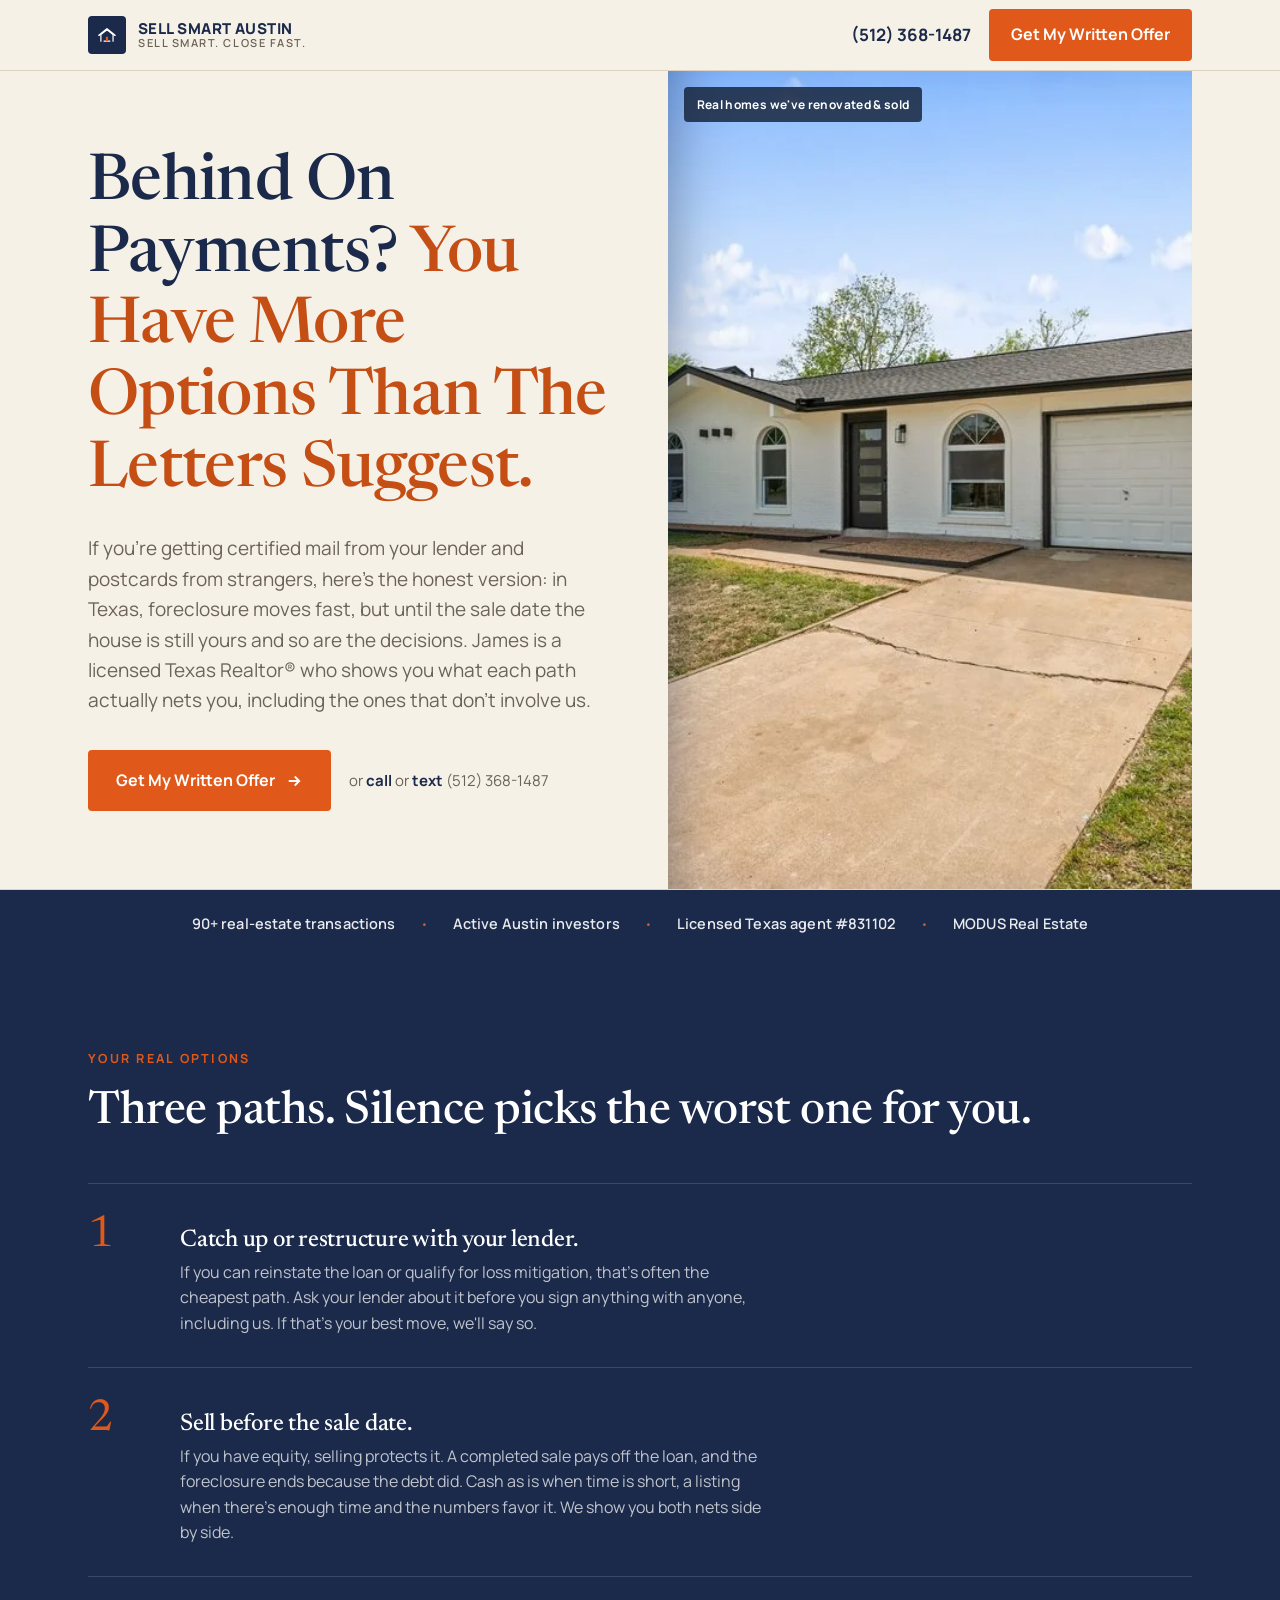
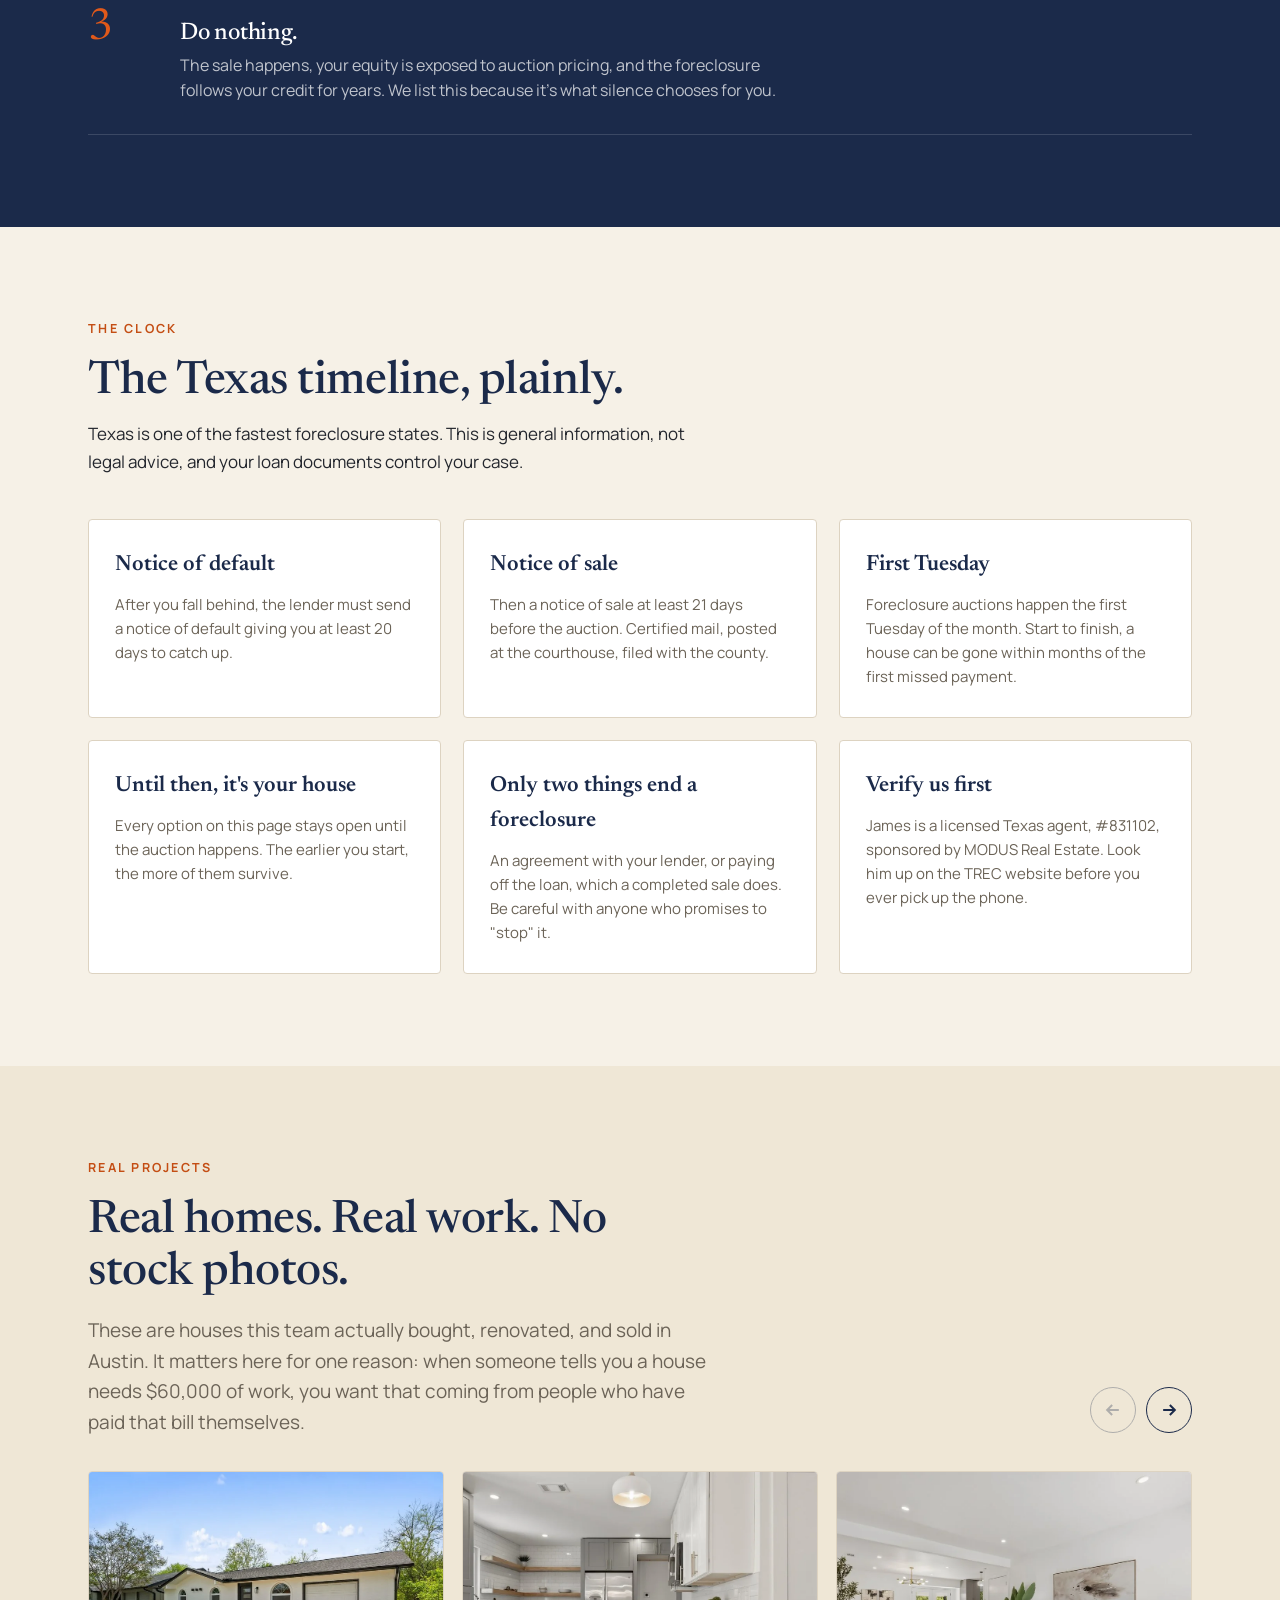
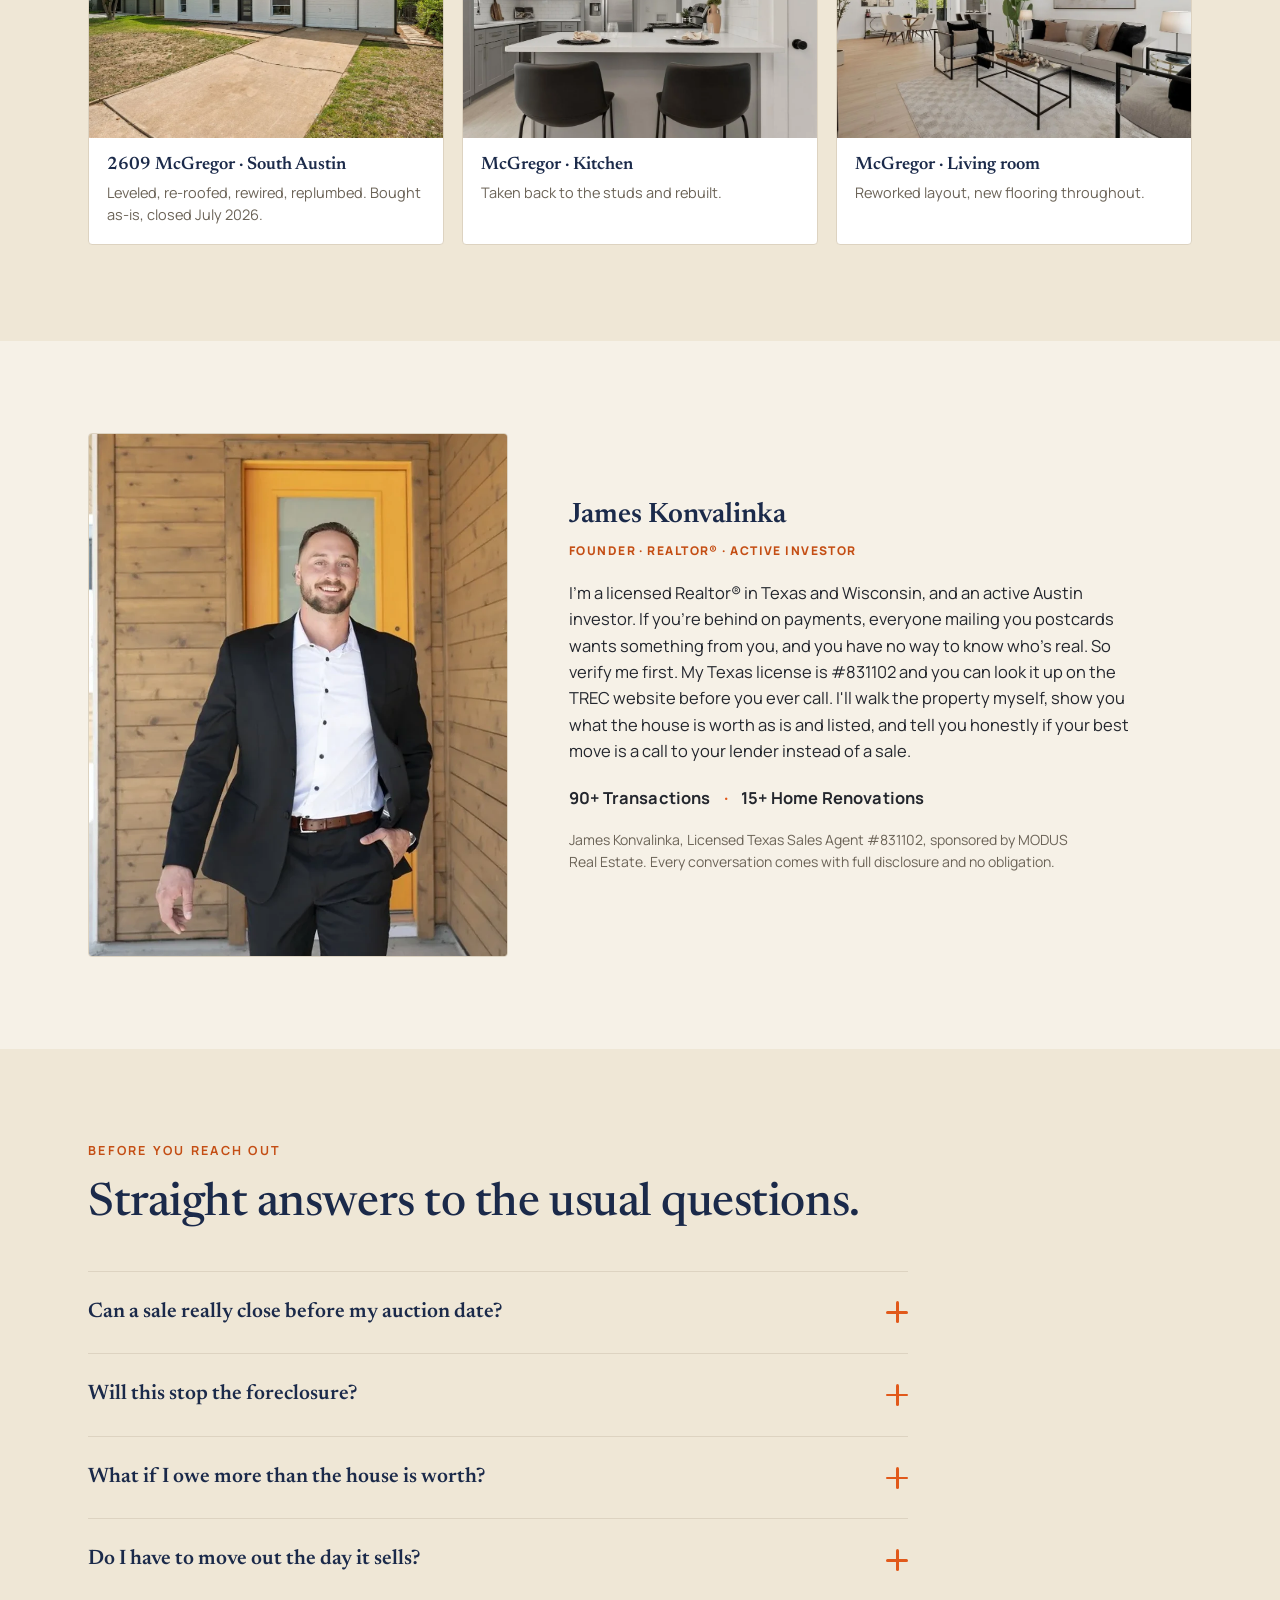
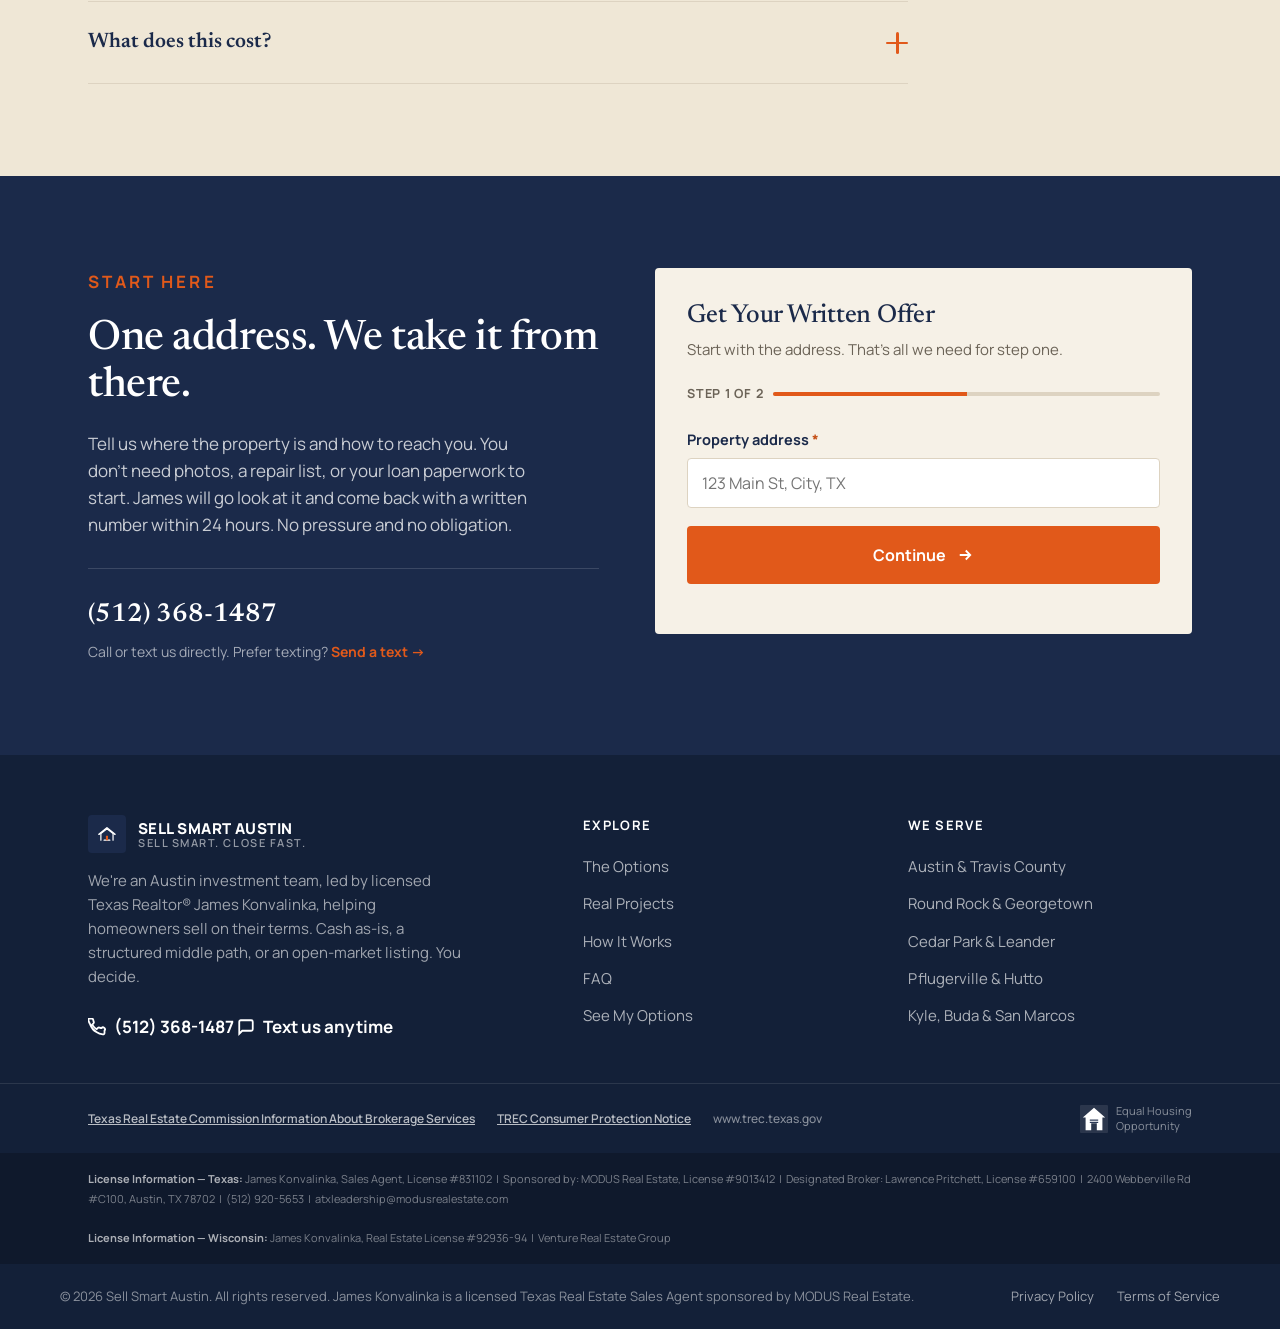
<file: facing-foreclosure/index.html>
<!DOCTYPE html>
<html lang="en">
<head>
<meta charset="UTF-8">
<meta name="viewport" content="width=device-width, initial-scale=1.0">
<title>Facing Foreclosure? Sell Your Austin House Before The Sale Date | Sell Smart Austin</title>
<meta name="description" content="Behind on mortgage payments in Central Texas? See your real options before the sale date: sell as is for cash, list if there's time and equity, or work with your lender. Licensed Texas agent. No pressure.">

<!--
  Landing page (facing-foreclosure): pre-foreclosure / behind-on-payments lane,
  which targets the entire US and filters geographically via keywords.
  Derived from cash-offer/index.html: identical form wiring, conversion
  tracking, consent gate and TREC footer. Built 2026-07-31.
  Google tag: dormant until the AW- conversion ID exists
  (see SellSmartAustin/import/PRELAUNCH-GATE-CHECKLIST.md, Gate 2).
-->

<link rel="preconnect" href="https://fonts.googleapis.com">
<link rel="preconnect" href="https://fonts.gstatic.com" crossorigin>
<link href="https://fonts.googleapis.com/css2?family=Manrope:wght@400;500;600;700;800&family=Newsreader:ital,opsz,wght@0,6..72,400;0,6..72,500;0,6..72,600;1,6..72,400&display=swap" rel="stylesheet">

<!-- Meta Pixel (init only; PageView + Lead are fired from the app code — Lead only after a confirmed lead) -->
<script>!function(f,b,e,v,n,t,s){if(f.fbq)return;n=f.fbq=function(){n.callMethod?n.callMethod.apply(n,arguments):n.queue.push(arguments)};if(!f._fbq)f._fbq=n;n.push=n;n.loaded=!0;n.version='2.0';n.queue=[];t=b.createElement(e);t.async=!0;t.src=v;s=b.getElementsByTagName(e)[0];s.parentNode.insertBefore(t,s)}(window,document,'script','https://connect.facebook.net/en_US/fbevents.js');fbq('init','5191741884383418');</script>
<noscript><img height="1" width="1" style="display:none" src="https://www.facebook.com/tr?id=5191741884383418&ev=PageView&noscript=1"/></noscript>

<!-- Google tag (gtag.js) — Google Ads conversion tracking, account AW-18359778796 -->
<script async src="https://www.googletagmanager.com/gtag/js?id=AW-18359778796"></script>
<script>window.dataLayer=window.dataLayer||[];function gtag(){dataLayer.push(arguments);}gtag('js',new Date());gtag('config','AW-18359778796');</script>

<script>document.documentElement.className += " js";</script>

<style>
  :root {
    --navy:      #1B2A4A;
    --navy-deep: #132038;
    --cream:     #F6F1E7;
    --cream-2:   #EFE7D6;
    --orange:    #E1591A;
    --orange-ink:#c44e14;
    --ink:       #23262d;
    --muted:     #6b6357;
    --line:      #ddd3c1;
    --line-navy: rgba(255,255,255,0.14);
    --white:     #ffffff;
    --radius:    4px;
    --maxw:      1160px;
  }

  * { margin:0; padding:0; box-sizing:border-box; }

  html { scroll-behavior:smooth; }

  body {
    font-family:'Manrope', system-ui, sans-serif;
    color:var(--ink);
    background:var(--cream);
    line-height:1.6;
    font-size:17px;
    -webkit-font-smoothing:antialiased;
  }

  h1,h2,h3 { font-family:'Newsreader', Georgia, serif; font-weight:500; line-height:1.12; letter-spacing:-0.01em; color:var(--navy); }

  a { color:inherit; }

  .wrap { max-width:var(--maxw); margin:0 auto; padding:0 28px; }

  section { padding:92px 0; }

  .eyebrow {
    font-family:'Manrope', sans-serif;
    font-size:12.5px; font-weight:700; letter-spacing:0.18em; text-transform:uppercase;
    color:var(--orange-ink); margin-bottom:18px;
  }

  .h2 { font-size:clamp(30px, 4vw, 46px); }
  .lead { font-size:19px; color:var(--muted); max-width:60ch; }

  /* Buttons */
  .btn {
    display:inline-flex; align-items:center; gap:10px;
    font-family:'Manrope',sans-serif; font-weight:700; font-size:16px;
    padding:16px 26px; border-radius:var(--radius); border:2px solid transparent;
    cursor:pointer; text-decoration:none; transition:background .18s, color .18s, border-color .18s;
    min-height:52px;
  }
  .btn-primary { background:var(--orange); color:#fff; }
  .btn-primary:hover { background:var(--orange-ink); }
  .btn-ghost { background:transparent; color:var(--navy); border-color:var(--navy); }
  .btn-ghost:hover { background:var(--navy); color:#fff; }
  .btn-ghost-light { background:transparent; color:#fff; border-color:rgba(255,255,255,0.5); }
  .btn-ghost-light:hover { background:#fff; color:var(--navy); border-color:#fff; }
  .btn:focus-visible, a:focus-visible, input:focus-visible, select:focus-visible, textarea:focus-visible, button:focus-visible {
    outline:3px solid var(--orange); outline-offset:2px;
  }

  /* ── NAV ── */
  header.nav {
    position:sticky; top:0; z-index:100;
    background:rgba(246,241,231,0.92); backdrop-filter:saturate(180%) blur(8px);
    border-bottom:1px solid var(--line);
  }
  .nav-inner { display:flex; align-items:center; justify-content:space-between; height:70px; }
  .brand { display:flex; align-items:center; gap:12px; text-decoration:none; }
  .brand .mark { width:38px; height:38px; border-radius:4px; display:block; }
  .brand .name { font-family:'Manrope',sans-serif; font-weight:800; letter-spacing:0.03em; font-size:15px; color:var(--navy); line-height:1.05; }
  .brand .name span { display:block; font-weight:600; font-size:11px; letter-spacing:0.14em; color:var(--muted); text-transform:uppercase; }
  .nav-links { display:flex; align-items:center; gap:30px; }
  .nav-links a { font-size:15px; font-weight:600; color:var(--navy); text-decoration:none; opacity:.82; }
  .nav-links a:hover { opacity:1; color:var(--orange-ink); }
  .nav-cta { display:flex; align-items:center; gap:18px; }
  .nav-cta .btn { white-space:nowrap; }
  .nav-phone { font-weight:700; color:var(--navy); text-decoration:none; white-space:nowrap; }
  .nav-toggle { display:none; background:none; border:0; cursor:pointer; color:var(--navy); padding:4px; align-items:center; }

  /* Mobile dropdown menu */
  .mobile-menu { display:none; flex-direction:column; background:var(--cream); border-bottom:1px solid var(--line); padding:6px 20px 16px; }
  .mobile-menu.open { display:flex; }
  .mobile-menu > a { padding:13px 2px; font-size:16px; font-weight:600; color:var(--navy); text-decoration:none; border-bottom:1px solid var(--line); }
  .mobile-menu .mm-cta { margin-top:12px; justify-content:center; border-bottom:0; min-height:48px; }
  .mobile-menu .mm-call { border-bottom:0; text-align:center; color:var(--orange-ink); font-weight:700; }

  /* Mobile sticky bottom CTA bar */
  .sticky-cta { display:none; }
  .sticky-call { display:flex; flex-direction:column; align-items:center; justify-content:center; gap:2px; color:var(--navy); text-decoration:none; font-weight:700; font-size:12px; letter-spacing:0.02em; padding:0 16px; border:1.5px solid var(--navy); border-radius:var(--radius); }
  .sticky-offer { flex:1; justify-content:center; min-height:50px; font-size:15px; }

  /* ── HERO ── */
  .hero { background:var(--cream); border-bottom:1px solid var(--line); padding:0; }
  .hero-grid { display:grid; grid-template-columns:1.05fr 0.95fr; align-items:stretch; gap:0; }
  .hero-copy { padding:78px 56px 78px 0; align-self:center; }
  .hero h1 { font-size:clamp(38px, 5.4vw, 64px); }
  .hero h1 em { font-style:normal; color:var(--orange-ink); }
  .hero-sub { font-size:19px; color:var(--muted); margin:26px 0 34px; max-width:46ch; }
  .hero-actions { display:flex; align-items:center; gap:18px; flex-wrap:wrap; }
  .hero-callnote { font-size:15px; color:var(--muted); }
  .hero-callnote a { color:var(--navy); font-weight:700; text-decoration:none; }
  .hero-media { position:relative; min-height:520px; overflow:hidden; background:var(--navy); }
  .hero-media .hc-slide { position:absolute; inset:0; width:100%; height:100%; object-fit:cover; object-position:center; opacity:0; transition:opacity .9s ease; }
  .hero-media .hc-slide.active { opacity:1; }
  .hero-media::after { content:""; position:absolute; inset:0; box-shadow:inset 40px 0 60px -40px rgba(27,42,74,0.5); pointer-events:none; z-index:1; }
  .hc-badge { position:absolute; top:16px; left:16px; z-index:2; background:rgba(19,32,56,0.82); color:#fff; font-size:12px; font-weight:700; letter-spacing:0.03em; padding:8px 13px; border-radius:4px; }
  .hc-dots { position:absolute; bottom:16px; left:0; right:0; z-index:2; display:flex; gap:8px; justify-content:center; }
  .hc-dot { width:9px; height:9px; border-radius:50%; background:rgba(255,255,255,0.5); border:0; padding:0; cursor:pointer; transition:background .2s; }
  .hc-dot.active { background:var(--orange); }

  /* ── PROOF LINE ── */
  .proof { background:var(--navy); color:#fff; padding:0; }
  .proof-inner { display:flex; align-items:center; justify-content:center; flex-wrap:wrap; gap:10px 26px; padding:20px 28px; text-align:center; }
  .proof-item { font-size:14.5px; font-weight:600; color:rgba(255,255,255,0.9); letter-spacing:0.01em; }
  .proof-dot { color:var(--orange); font-weight:800; }

  /* ── OPTIONS (cash-first asymmetric) ── */
  #options { background:var(--cream); }
  .options-head { max-width:60ch; margin-bottom:44px; }
  .options-grid { display:grid; grid-template-columns:1.7fr 1fr; gap:26px; align-items:stretch; }
  .cash-panel {
    background:var(--navy); color:#fff; border-radius:var(--radius);
    padding:46px 44px; position:relative; overflow:hidden;
    display:flex; flex-direction:column;
  }
  .cash-panel .tag { font-size:12.5px; font-weight:700; letter-spacing:0.16em; text-transform:uppercase; color:var(--orange); margin-bottom:16px; }
  .cash-panel h3 { color:#fff; font-size:40px; margin-bottom:8px; }
  .cash-panel .desc-lead { font-size:16px; color:rgba(255,255,255,0.62); margin-bottom:26px; font-weight:600; }
  .cash-panel p { color:rgba(255,255,255,0.86); font-size:16.5px; margin-bottom:26px; max-width:48ch; }
  .cash-points { list-style:none; display:flex; flex-direction:column; gap:12px; margin-bottom:32px; }
  .cash-points li { display:flex; gap:12px; align-items:flex-start; font-size:16px; color:rgba(255,255,255,0.92); }
  .cash-points svg { flex-shrink:0; margin-top:3px; color:var(--orange); }
  .cash-panel .btn { align-self:flex-start; margin-top:auto; }
  .cash-fine { font-size:13px; color:rgba(255,255,255,0.5); margin-top:16px; max-width:46ch; }

  .alt-col { display:flex; flex-direction:column; gap:22px; }
  .alt {
    background:#fff; border:1px solid var(--line); border-radius:var(--radius);
    padding:28px 26px; flex:1;
  }
  .alt h4 { font-family:'Newsreader',serif; font-weight:600; font-size:22px; color:var(--navy); margin-bottom:10px; }
  .alt p { font-size:15px; color:var(--muted); }

  /* ── PROJECTS ── */
  #projects { background:var(--cream-2); }
  .projects-head { max-width:62ch; margin-bottom:56px; }
  .project { display:grid; grid-template-columns:1fr 1fr; gap:40px; align-items:center; padding:0 0 76px; }
  .project:last-of-type { padding-bottom:0; }
  .project.flip .p-media { order:2; }
  .project-establish { width:100%; height:auto; display:block; border-radius:var(--radius); border:1px solid var(--line); }
  .p-thumbs { display:grid; grid-template-columns:1fr 1fr; gap:12px; margin-top:12px; }
  .p-thumbs img { width:100%; height:100%; object-fit:cover; aspect-ratio:1/1; border-radius:var(--radius); border:1px solid var(--line); display:block; }
  .p-thumbs.three { grid-template-columns:1fr 1fr 1fr; }
  .p-num { font-family:'Newsreader',serif; font-size:15px; letter-spacing:0.14em; color:var(--orange-ink); font-weight:600; text-transform:uppercase; margin-bottom:14px; }
  .project h3 { font-size:29px; margin-bottom:8px; }
  .project .p-place { font-size:14px; font-weight:700; letter-spacing:0.04em; text-transform:uppercase; color:var(--muted); margin-bottom:18px; }
  .project p.p-body { font-size:16.5px; color:var(--ink); margin-bottom:16px; }
  .project .p-status { font-size:14.5px; color:var(--muted); border-left:3px solid var(--orange); padding-left:14px; }

  /* ── HOW IT WORKS ── */
  #how { background:var(--navy); color:#fff; }
  #how h2 { color:#fff; }
  .how-head { margin-bottom:44px; }
  .how-head .lead { color:rgba(255,255,255,0.7); }
  .steps { border-top:1px solid var(--line-navy); }
  .step { display:grid; grid-template-columns:auto 1fr; gap:28px; align-items:baseline; padding:30px 0; border-bottom:1px solid var(--line-navy); }
  .step .n { font-family:'Newsreader',serif; font-size:44px; color:var(--orange); line-height:1; min-width:64px; }
  .step h3 { color:#fff; font-size:24px; margin-bottom:6px; }
  .step p { color:rgba(255,255,255,0.72); font-size:16px; max-width:60ch; }

  /* ── TEAM ── */
  #team { background:var(--cream); }
  .team-head { max-width:60ch; margin-bottom:52px; }
  .team-head .lead { margin-top:16px; }
  .person { display:grid; grid-template-columns:0.82fr 1.18fr; gap:48px; align-items:center; padding-bottom:60px; }
  .person:last-of-type { padding-bottom:0; }
  .person.flip .person-photo-wrap { order:2; }
  .person-photo { width:100%; height:auto; display:block; border-radius:var(--radius); border:1px solid var(--line); }
  .person-photo-wrap { max-width:420px; }
  .person-name { font-family:'Newsreader',serif; font-size:28px; font-weight:600; color:var(--navy); line-height:1.1; }
  .person-role { display:inline-block; font-size:12px; font-weight:800; letter-spacing:0.12em; text-transform:uppercase; color:var(--orange-ink); margin:10px 0 20px; }
  .person p { font-size:16.5px; color:var(--ink); margin-bottom:16px; max-width:58ch; }
  .person .lic-note { font-size:14px; color:var(--muted); margin-top:18px; }
  .exp-line { font-size:15px; font-weight:700; color:var(--navy); letter-spacing:0.01em; margin-top:20px; }
  .exp-line .sep { color:var(--orange); margin:0 10px; }

  /* ── FAQ ── */
  #faq { background:var(--cream-2); }
  .faq-head { margin-bottom:40px; }
  .faq-list { max-width:820px; border-top:1px solid var(--line); }
  .faq-item { border-bottom:1px solid var(--line); }
  .faq-q { width:100%; text-align:left; background:none; border:0; cursor:pointer;
    display:flex; justify-content:space-between; align-items:center; gap:20px;
    padding:24px 0; font-family:'Newsreader',serif; font-size:21px; font-weight:600; color:var(--navy); }
  .faq-q .ic { flex-shrink:0; width:22px; height:22px; position:relative; transition:transform .2s; }
  .faq-q .ic::before, .faq-q .ic::after { content:""; position:absolute; background:var(--orange); border-radius:2px; }
  .faq-q .ic::before { top:10px; left:0; width:22px; height:2.5px; }
  .faq-q .ic::after { top:0; left:10px; width:2.5px; height:22px; transition:opacity .2s; }
  .faq-item[open] .faq-q .ic::after { opacity:0; }
  .faq-a { padding:0 0 26px; font-size:16.5px; color:var(--muted); max-width:70ch; }
  details > summary { list-style:none; }
  details > summary::-webkit-details-marker { display:none; }

  /* ── INTAKE ── */
  #intake { background:var(--navy); color:#fff; }
  .intake-grid { display:grid; grid-template-columns:1fr 1.05fr; gap:56px; align-items:start; }
  .intake-pitch h2 { color:#fff; font-size:clamp(28px,3.6vw,42px); margin-bottom:20px; }
  .intake-pitch p { color:rgba(255,255,255,0.76); font-size:17px; margin-bottom:20px; max-width:46ch; }
  .intake-pitch .callbox { margin-top:30px; padding-top:26px; border-top:1px solid var(--line-navy); }
  .intake-pitch .callbox a { color:#fff; font-family:'Newsreader',serif; font-size:26px; font-weight:600; text-decoration:none; }
  .intake-pitch .callbox span { display:block; color:rgba(255,255,255,0.6); font-size:14px; margin-top:4px; }
  .intake-pitch .callbox span a { font-family:'Manrope',sans-serif; font-size:14px; font-weight:700; color:var(--orange); text-decoration:none; white-space:nowrap; }

  .form-card { background:var(--cream); color:var(--ink); border-radius:var(--radius); padding:34px 32px; }
  .form-head { margin-bottom:22px; }
  .form-head h3 { font-size:26px; margin-bottom:6px; }
  .form-head p { font-size:15px; color:var(--muted); }
  .progress { display:flex; align-items:center; gap:10px; margin:18px 0 24px; }
  .progress .bar { height:4px; flex:1; background:var(--line); border-radius:3px; overflow:hidden; }
  .progress .bar i { display:block; height:100%; width:50%; background:var(--orange); transition:width .3s; }
  .progress .lbl { font-size:12.5px; font-weight:700; letter-spacing:0.06em; text-transform:uppercase; color:var(--muted); white-space:nowrap; }

  .field { margin-bottom:18px; }
  .field label { display:block; font-size:14.5px; font-weight:700; color:var(--navy); margin-bottom:7px; }
  .field .req { color:var(--orange-ink); }
  .field input, .field select, .field textarea {
    width:100%; font-family:'Manrope',sans-serif; font-size:16px; color:var(--ink);
    padding:13px 14px; border:1.5px solid var(--line); border-radius:var(--radius); background:#fff;
  }
  .field textarea { resize:vertical; min-height:84px; }
  .field .hint { font-size:12.5px; color:var(--muted); margin-top:5px; }
  .field .err { display:none; font-size:13px; color:#c0341d; font-weight:600; margin-top:6px; }
  .field.invalid input, .field.invalid select, .field.invalid textarea { border-color:#c0341d; }
  .field.invalid .err { display:block; }

  .consent { display:flex; gap:11px; align-items:flex-start; margin-bottom:14px; }
  .consent input { width:19px; height:19px; margin-top:3px; flex-shrink:0; accent-color:var(--orange); }
  .consent label { font-size:12.5px; color:var(--muted); line-height:1.5; }
  .consent label a { color:var(--orange-ink); font-weight:600; }
  .consent.invalid label { color:#c0341d; }

  .step-pane { display:none; }
  .step-pane.active { display:block; }
  .form-nav { display:flex; align-items:center; gap:14px; margin-top:8px; }
  .form-nav .btn { flex:1; justify-content:center; }
  .btn-back { background:none; border:0; color:var(--navy); font-weight:700; cursor:pointer; font-family:'Manrope',sans-serif; font-size:15px; padding:12px; }

  .form-state { display:none; text-align:center; padding:20px 6px; }
  .form-state.show { display:block; }
  .form-state .ic { width:56px; height:56px; border-radius:50%; display:flex; align-items:center; justify-content:center; margin:0 auto 18px; }
  .form-state.ok .ic { background:rgba(22,120,60,0.12); color:#16783c; }
  .form-state.fail .ic { background:rgba(192,52,29,0.12); color:#c0341d; }
  .form-state h3 { margin-bottom:12px; }
  .form-state p { font-size:15.5px; color:var(--muted); margin-bottom:20px; max-width:40ch; margin-left:auto; margin-right:auto; }
  .form-state .btn { justify-content:center; }
  .form-restart { background:none; border:0; color:var(--muted); text-decoration:underline; cursor:pointer; font-size:14px; margin-top:14px; font-family:'Manrope',sans-serif; }
  .mock-note { font-size:11.5px; color:var(--muted); text-align:center; margin-top:16px; opacity:.8; }

  /* ── FOOTER ── */
  footer { background:var(--navy-deep); color:rgba(255,255,255,0.7); padding:0; }
  .foot-main { display:grid; grid-template-columns:1.6fr 1fr 1fr; gap:40px; padding:60px 0 40px; }
  .foot-brand p { font-size:15px; color:rgba(255,255,255,0.6); margin:16px 0; max-width:42ch; }
  .foot-brand .foot-phone { color:#fff; font-weight:700; text-decoration:none; display:inline-flex; align-items:center; gap:8px; }
  .foot-col h4 { color:#fff; font-family:'Manrope',sans-serif; font-size:13px; letter-spacing:0.1em; text-transform:uppercase; margin-bottom:16px; }
  .foot-col ul { list-style:none; }
  .foot-col li { margin-bottom:10px; }
  .foot-col a { color:rgba(255,255,255,0.65); text-decoration:none; font-size:15px; }
  .foot-col a:hover { color:#fff; }
  .trec-bar { border-top:1px solid rgba(255,255,255,0.1); padding:20px 0; }
  .trec-bar .row { display:flex; align-items:center; justify-content:space-between; flex-wrap:wrap; gap:16px; }
  .trec-links { display:flex; gap:22px; flex-wrap:wrap; align-items:center; }
  .trec-links a { font-size:12px; color:rgba(255,255,255,0.7); text-decoration:underline; font-weight:600; }
  .trec-links a.plain { text-decoration:none; color:rgba(255,255,255,0.5); font-weight:500; }
  .eho { display:flex; align-items:center; gap:8px; }
  .eho span { font-size:11px; color:rgba(255,255,255,0.5); line-height:1.3; }
  .lic-block { background:rgba(0,0,0,0.22); padding:16px 0; }
  .lic-block p { font-size:11px; color:rgba(255,255,255,0.45); line-height:1.8; }
  .lic-block strong { color:rgba(255,255,255,0.65); font-weight:700; }
  .lic-block a { color:rgba(255,255,255,0.45); text-decoration:none; }
  .foot-bottom { display:flex; justify-content:space-between; align-items:center; flex-wrap:wrap; gap:14px; padding:22px 0; font-size:13px; color:rgba(255,255,255,0.5); }
  .foot-bottom a { color:rgba(255,255,255,0.6); text-decoration:none; margin-left:20px; }

  /* Reveal animation */
  /* Hidden only once JS is confirmed alive (see the .js script in <head>).
     Without JS nothing is ever hidden, so the page can never render blank. */
  .js .reveal { opacity:0; transform:translateY(18px); transition:opacity .6s ease, transform .6s ease; }
  .reveal.in { opacity:1; transform:none; }

  /* Real Projects carousel: swipe on mobile, arrows on desktop */
  .pcar-head { display:flex; align-items:flex-end; justify-content:space-between; gap:24px; margin-bottom:34px; }
  .pcar-head .projects-head { margin-bottom:0; }
  .pcar-btns { display:flex; gap:10px; flex-shrink:0; padding-bottom:4px; }
  .pcar-btn { width:46px; height:46px; border-radius:50%; border:1.5px solid var(--navy); background:transparent; color:var(--navy); cursor:pointer; display:flex; align-items:center; justify-content:center; transition:background .18s, color .18s, opacity .18s; }
  .pcar-btn:hover:not(:disabled) { background:var(--navy); color:#fff; }
  .pcar-btn:disabled { opacity:.3; cursor:default; }
  .pcar { display:flex; gap:18px; overflow-x:auto; scroll-snap-type:x mandatory; scroll-behavior:smooth; -webkit-overflow-scrolling:touch; scrollbar-width:none; padding-bottom:4px; }
  .pcar::-webkit-scrollbar { display:none; }
  .pcar-card { flex:0 0 calc((100% - 36px) / 3); scroll-snap-align:start; background:#fff; border:1px solid var(--line); border-radius:var(--radius); overflow:hidden; }
  .pcar-card img { width:100%; height:auto; aspect-ratio:4/3; object-fit:cover; display:block; }
  .pcar-card .pc-body { padding:16px 18px 18px; }
  .pcar-card h4 { font-family:'Newsreader',Georgia,serif; font-weight:600; font-size:18px; color:var(--navy); line-height:1.25; margin-bottom:6px; }
  .pcar-card p { font-size:14.5px; color:var(--muted); line-height:1.5; }
  @media (max-width:960px) {
    .pcar-card { flex-basis:78%; }
    .pcar-btns { display:none; }
    .pcar-head { display:block; }
  }
  @media (prefers-reduced-motion:reduce) { .pcar { scroll-behavior:auto; } }
  /* ── RESPONSIVE ── */
  @media (max-width:960px) {
    .nav-links { display:none; }
    .nav-toggle { display:inline-flex; }
    .hero-grid { grid-template-columns:1fr; }
    .hero-copy { padding:56px 0 40px; }
    .hero-media { min-height:420px; order:-1; }
    .options-grid { grid-template-columns:1fr; }
    .project, .project.flip { grid-template-columns:1fr; gap:22px; }
    .project.flip .p-media { order:0; }
    .person, .person.flip { grid-template-columns:1fr; gap:26px; }
    .person.flip .person-photo-wrap { order:0; }
    .person-photo-wrap { max-width:340px; }
    .intake-grid { grid-template-columns:1fr; gap:34px; }
  }
  @media (max-width:560px) {
    section { padding:64px 0; }
    .wrap { padding:0 20px; }
    /* Mobile nav: drop the redundant CTA button (hero has it) so the header
       fits — keep the tap-to-call phone, which is the higher-intent action. */
    .nav-inner { height:62px; }
    .nav-cta .btn { display:none; }
    .brand .name { font-size:13.5px; }
    .brand .name span { font-size:9px; }
    .brand .mark { width:34px; height:34px; }
    .nav-phone { font-size:15px; }
    .cash-panel { padding:34px 26px; }
    .cash-panel h3 { font-size:32px; }
    .form-card { padding:26px 20px; }
    .step .n { font-size:34px; min-width:48px; }
    .foot-main { grid-template-columns:1fr; gap:28px; }
    .proof-inner { flex-direction:column; gap:8px; }
    .proof-dot { display:none; }
    /* Sticky bottom CTA bar on phones */
    body { padding-bottom:76px; }
    .sticky-cta {
      display:flex; gap:10px; align-items:stretch;
      position:fixed; left:0; right:0; bottom:0; z-index:200;
      background:rgba(246,241,231,0.97); -webkit-backdrop-filter:blur(6px); backdrop-filter:blur(6px);
      border-top:1px solid var(--line);
      padding:10px 14px calc(10px + env(safe-area-inset-bottom));
    }
  }
  @media (prefers-reduced-motion:reduce) {
    html { scroll-behavior:auto; }
    .js .reveal { transition:none; opacity:1; transform:none; }
    * { transition:none !important; }
  }
</style>
<style>
  /* LP-only overrides: no nav links off the page; paid click stays here. */
  .nav-links, .nav-toggle, .mobile-menu { display:none !important; }
  .hero-media { min-height:440px; }
  .lp-two-num { display:grid; grid-template-columns:repeat(3,1fr); gap:22px; }
  @media (max-width:960px) {
    .lp-two-num { grid-template-columns:1fr; }
      /* Paid traffic: the ad-matching headline must be the first thing seen.
       Homepage puts the photo first on mobile; the LP flips that. */
    .hero-media { order:2; min-height:300px; }
    .hero-copy { padding:44px 0 36px; }
  }
</style>
<script type="application/ld+json">
{
  "@context": "https://schema.org",
  "@graph": [
    {
      "@type": "WebPage",
      "url": "https://sellsmartaustin.com/facing-foreclosure/",
      "name": "Facing Foreclosure? Sell Your Austin House Before The Sale Date | Sell Smart Austin",
      "description": "Behind on mortgage payments in Central Texas? See your real options before the sale date: sell as is for cash, list if there's time and equity, or work with your lender.",
      "isPartOf": {
        "@id": "https://sellsmartaustin.com/#website"
      },
      "about": {
        "@id": "https://sellsmartaustin.com/#business"
      }
    },
    {
      "@type": "Service",
      "name": "Pre-foreclosure home sale options",
      "description": "Help for Central Texas homeowners behind on mortgage payments: honest side-by-side nets for an as-is cash sale before the sale date, a listing when time and equity allow, or working with the lender, from a licensed Texas real estate agent.",
      "url": "https://sellsmartaustin.com/facing-foreclosure/",
      "serviceType": "Pre-foreclosure home sale options",
      "provider": {
        "@id": "https://sellsmartaustin.com/#business"
      },
      "areaServed": {
        "@type": "State",
        "name": "Texas"
      }
    },
    {
      "@type": "FAQPage",
      "mainEntity": [
        {
          "@type": "Question",
          "name": "Can a sale really close before my auction date?",
          "acceptedAnswer": {
            "@type": "Answer",
            "text": "Often yes, subject to title work and payoff timing, and the sooner you start the more options survive. If the date is days away, call us anyway; we'll tell you honestly what's still possible."
          }
        },
        {
          "@type": "Question",
          "name": "Will this stop the foreclosure?",
          "acceptedAnswer": {
            "@type": "Answer",
            "text": "Only two things end a foreclosure: an agreement with your lender or paying off the loan, which a completed sale does. Nobody can promise to “stop” it, and you should be careful with anyone who does."
          }
        },
        {
          "@type": "Question",
          "name": "What if I owe more than the house is worth?",
          "acceptedAnswer": {
            "@type": "Answer",
            "text": "Then a normal sale can't pay off the loan, and the honest paths are lender loss mitigation or a short sale with your lender's approval. We'll tell you which situation you're in for free."
          }
        },
        {
          "@type": "Question",
          "name": "Do I have to move out the day it sells?",
          "acceptedAnswer": {
            "@type": "Answer",
            "text": "Move-out timing is part of the contract, and we build it around your plan, not the other way around."
          }
        },
        {
          "@type": "Question",
          "name": "What does this cost?",
          "acceptedAnswer": {
            "@type": "Answer",
            "text": "Nothing to see your options. The offer is free, written, and yours to decline."
          }
        }
      ]
    }
  ]
}
</script>
</head>
<body>

<header class="nav">
  <div class="wrap nav-inner">
    <span class="brand" aria-label="Sell Smart Austin">
      <svg class="mark" viewBox="0 0 400 400" xmlns="http://www.w3.org/2000/svg" aria-hidden="true">
        <rect width="400" height="400" rx="16" fill="#1B2A4A"/>
        <g transform="translate(94 128) scale(1.6)">
          <path d="M26 86V42L66 10l40 32v44" fill="none" stroke="#fff" stroke-width="8" stroke-linecap="round" stroke-linejoin="round"/>
          <path d="M13 47 66 4l53 43" fill="none" stroke="#fff" stroke-width="10" stroke-linecap="round" stroke-linejoin="round"/>
          <path d="M47 86H85" fill="none" stroke="#fff" stroke-width="8" stroke-linecap="round"/>
          <rect x="59" y="56.5" width="14" height="29.5" rx="2" fill="#E1591A"/>
        </g>
      </svg>
      <span class="name">SELL SMART AUSTIN<span>Sell Smart. Close Fast.</span></span>
    </span>
    <div class="nav-cta">
      <a href="tel:5123681487" class="nav-phone">(512) 368-1487</a>
      <a href="#intake" class="btn btn-primary" style="padding:11px 20px; min-height:44px;">Get My Written Offer</a>
    </div>
  </div>
</header>

<span id="top"></span>

<section class="hero" aria-labelledby="hero-h">
  <div class="wrap hero-grid">
    <div class="hero-copy">
      <h1 id="hero-h">Behind On Payments? <em>You Have More Options Than The Letters Suggest.</em></h1>
      <p class="hero-sub">If you're getting certified mail from your lender and postcards from strangers, here's the honest version: in Texas, foreclosure moves fast, but until the sale date the house is still yours and so are the decisions. James is a licensed Texas Realtor&reg; who shows you what each path actually nets you, including the ones that don't involve us.</p>
      <div class="hero-actions">
        <a href="#intake" class="btn btn-primary">Get My Written Offer
          <svg width="18" height="18" viewBox="0 0 24 24" fill="none" stroke="currentColor" stroke-width="2.4"><path d="M5 12h14M13 6l6 6-6 6"/></svg>
        </a>
        <span class="hero-callnote">or <a href="tel:5123681487">call</a> or <a href="sms:5123681487">text</a> (512) 368-1487</span>
      </div>
    </div>
    <div class="hero-media" aria-label="A real Sell Smart Austin project">
      <span class="hc-badge">Real homes we've renovated &amp; sold</span>
      <img class="hc-slide active" src="/assets/projects/mcgregor-exterior.webp" width="1024" height="683" alt="Completed exterior of the McGregor renovation in South Austin" fetchpriority="high">
    </div>
  </div>
</section>

<div class="proof">
  <div class="wrap proof-inner">
    <span class="proof-item">90+ real-estate transactions</span>
    <span class="proof-dot" aria-hidden="true">·</span>
    <span class="proof-item">Active Austin investors</span>
    <span class="proof-dot" aria-hidden="true">·</span>
    <span class="proof-item">Licensed Texas agent #831102</span>
    <span class="proof-dot" aria-hidden="true">·</span>
    <span class="proof-item">MODUS Real Estate</span>
  </div>
</div>

<section id="how" aria-labelledby="how-h">
  <div class="wrap">
    <div class="how-head reveal">
      <p class="eyebrow" style="color:var(--orange);">Your Real Options</p>
      <h2 id="how-h" class="h2">Three paths. Silence picks the worst one for you.</h2>
    </div>
    <div class="steps">
      <div class="step reveal"><div class="n">1</div><div><h3>Catch up or restructure with your lender.</h3><p>If you can reinstate the loan or qualify for loss mitigation, that's often the cheapest path. Ask your lender about it before you sign anything with anyone, including us. If that's your best move, we'll say so.</p></div></div>
      <div class="step reveal"><div class="n">2</div><div><h3>Sell before the sale date.</h3><p>If you have equity, selling protects it. A completed sale pays off the loan, and the foreclosure ends because the debt did. Cash as is when time is short, a listing when there's enough time and the numbers favor it. We show you both nets side by side.</p></div></div>
      <div class="step reveal"><div class="n">3</div><div><h3>Do nothing.</h3><p>The sale happens, your equity is exposed to auction pricing, and the foreclosure follows your credit for years. We list this because it's what silence chooses for you.</p></div></div>
    </div>
  </div>
</section>

<section style="background:var(--cream);">
  <div class="wrap">
    <div class="options-head reveal" style="max-width:60ch; margin-bottom:44px;">
      <p class="eyebrow">The Clock</p>
      <h2 class="h2">The Texas timeline, plainly.</h2>
      <p style="margin-top:12px;">Texas is one of the fastest foreclosure states. This is general information, not legal advice, and your loan documents control your case.</p>
    </div>
    <div class="lp-two-num" style="margin-bottom:22px;">
      <div class="alt reveal">
        <h4>Notice of default</h4>
        <p>After you fall behind, the lender must send a notice of default giving you at least 20 days to catch up.</p>
      </div>
      <div class="alt reveal">
        <h4>Notice of sale</h4>
        <p>Then a notice of sale at least 21 days before the auction. Certified mail, posted at the courthouse, filed with the county.</p>
      </div>
      <div class="alt reveal">
        <h4>First Tuesday</h4>
        <p>Foreclosure auctions happen the first Tuesday of the month. Start to finish, a house can be gone within months of the first missed payment.</p>
      </div>
    </div>
    <div class="lp-two-num">
      <div class="alt reveal">
        <h4>Until then, it's your house</h4>
        <p>Every option on this page stays open until the auction happens. The earlier you start, the more of them survive.</p>
      </div>
      <div class="alt reveal">
        <h4>Only two things end a foreclosure</h4>
        <p>An agreement with your lender, or paying off the loan, which a completed sale does. Be careful with anyone who promises to "stop" it.</p>
      </div>
      <div class="alt reveal">
        <h4>Verify us first</h4>
        <p>James is a licensed Texas agent, #831102, sponsored by MODUS Real Estate. Look him up on the TREC website before you ever pick up the phone.</p>
      </div>
    </div>
  </div>
</section>

<section id="projects" style="background:var(--cream-2);">
  <div class="wrap">
    <div class="pcar-head reveal">
      <div class="projects-head">
        <p class="eyebrow">Real Projects</p>
        <h2 class="h2">Real homes. Real work. No stock photos.</h2>
        <p class="lead" style="margin-top:16px;">These are houses this team actually bought, renovated, and sold in Austin. It matters here for one reason: when someone tells you a house needs $60,000 of work, you want that coming from people who have paid that bill themselves.</p>
      </div>
      <div class="pcar-btns">
        <button class="pcar-btn" id="pcar-prev" type="button" aria-label="Previous projects"><svg width="20" height="20" viewBox="0 0 24 24" fill="none" stroke="currentColor" stroke-width="2.4" aria-hidden="true"><path d="M19 12H5M11 18l-6-6 6-6"/></svg></button>
        <button class="pcar-btn" id="pcar-next" type="button" aria-label="Next projects"><svg width="20" height="20" viewBox="0 0 24 24" fill="none" stroke="currentColor" stroke-width="2.4" aria-hidden="true"><path d="M5 12h14M13 6l6 6-6 6"/></svg></button>
      </div>
    </div>
    <div class="pcar reveal" id="pcar" tabindex="0" role="group" aria-label="Projects Sell Smart Austin has bought, renovated and sold. Scroll horizontally to see more.">
      <figure class="pcar-card">
        <img src="/assets/projects/mcgregor-exterior.webp" alt="Completed exterior of the McGregor renovation in South Austin" loading="lazy" width="1024" height="768">
        <figcaption class="pc-body">
          <h4>2609 McGregor · South Austin</h4>
          <p>Leveled, re-roofed, rewired, replumbed. Bought as-is, closed July 2026.</p>
        </figcaption>
      </figure>
      <figure class="pcar-card">
        <img src="/assets/projects/mcgregor-kitchen.webp" alt="Finished McGregor kitchen with gray cabinetry and stone counters" loading="lazy" width="1024" height="768">
        <figcaption class="pc-body">
          <h4>McGregor · Kitchen</h4>
          <p>Taken back to the studs and rebuilt.</p>
        </figcaption>
      </figure>
      <figure class="pcar-card">
        <img src="/assets/projects/mcgregor-living.webp" alt="Finished open living room at the McGregor project" loading="lazy" width="1024" height="768">
        <figcaption class="pc-body">
          <h4>McGregor · Living room</h4>
          <p>Reworked layout, new flooring throughout.</p>
        </figcaption>
      </figure>
      <figure class="pcar-card">
        <img src="/assets/projects/mcgregor-bath.webp" alt="Finished primary bathroom with walk-in shower and double vanity" loading="lazy" width="1024" height="768">
        <figcaption class="pc-body">
          <h4>McGregor · Primary bath</h4>
          <p>Walk-in shower and a double vanity.</p>
        </figcaption>
      </figure>
      <figure class="pcar-card">
        <img src="/assets/projects/westbury-exterior.webp" alt="Completed exterior and backyard of the Westbury project in Georgetown" loading="lazy" width="1024" height="768">
        <figcaption class="pc-body">
          <h4>515 Westbury · Georgetown</h4>
          <p>Targeted fixes, not a teardown. Closed March 2026.</p>
        </figcaption>
      </figure>
      <figure class="pcar-card">
        <img src="/assets/projects/westbury-kitchen.webp" alt="Finished Westbury kitchen with large island and updated fixtures" loading="lazy" width="1024" height="768">
        <figcaption class="pc-body">
          <h4>Westbury · Kitchen</h4>
          <p>New lighting, hardware and cabinet work.</p>
        </figcaption>
      </figure>
      <figure class="pcar-card">
        <img src="/assets/projects/westbury-living.webp" alt="Staged Westbury living room with fireplace and open layout" loading="lazy" width="1024" height="768">
        <figcaption class="pc-body">
          <h4>Westbury · Living room</h4>
          <p>Paint, flooring and staging.</p>
        </figcaption>
      </figure>
      <figure class="pcar-card">
        <img src="/assets/projects/croftwood-exterior.webp" alt="Completed exterior of the Croftwood project in South Austin" loading="lazy" width="1024" height="768">
        <figcaption class="pc-body">
          <h4>7729 Croftwood · South Austin</h4>
          <p>Flooring, cabinetry, tile, tankless heater. Closed 2026.</p>
        </figcaption>
      </figure>
      <figure class="pcar-card">
        <img src="/assets/projects/croftwood-living.webp" alt="Staged Croftwood living room with modern finishes" loading="lazy" width="1024" height="768">
        <figcaption class="pc-body">
          <h4>Croftwood · Living room</h4>
          <p>Move-in ready at handover.</p>
        </figcaption>
      </figure>
    </div>
  </div>
</section>

<section id="team" aria-labelledby="team-h" style="background:var(--cream);">
  <div class="wrap">
    <div class="person reveal">
      <div class="person-photo-wrap">
        <img class="person-photo" src="/assets/team/james-editorial-4x5.webp" width="800" height="1000"
             alt="James Konvalinka of Sell Smart Austin at a home entrance" loading="lazy">
      </div>
      <div>
        <div class="person-name">James Konvalinka</div>
        <span class="person-role">Founder · Realtor&reg; · Active Investor</span>
        <p>I'm a licensed Realtor&reg; in Texas and Wisconsin, and an active Austin investor. If you're behind on payments, everyone mailing you postcards wants something from you, and you have no way to know who's real. So verify me first. My Texas license is #831102 and you can look it up on the TREC website before you ever call. I'll walk the property myself, show you what the house is worth as is and listed, and tell you honestly if your best move is a call to your lender instead of a sale.</p>
        <p class="exp-line">90+ Transactions <span class="sep">·</span> 15+ Home Renovations</p>
        <p class="lic-note">James Konvalinka, Licensed Texas Sales Agent #831102, sponsored by MODUS Real Estate. Every conversation comes with full disclosure and no obligation.</p>
      </div>
    </div>
  </div>
</section>

<section id="faq" aria-labelledby="faq-h">
  <div class="wrap">
    <div class="faq-head reveal">
      <p class="eyebrow">Before You Reach Out</p>
      <h2 id="faq-h" class="h2">Straight answers to the usual questions.</h2>
    </div>
    <div class="faq-list reveal">
      <details class="faq-item"><summary class="faq-q">Can a sale really close before my auction date?<span class="ic" aria-hidden="true"></span></summary><div class="faq-a">Often yes, subject to title work and payoff timing, and the sooner you start the more options survive. If the date is days away, call us anyway; we'll tell you honestly what's still possible.</div></details>
      <details class="faq-item"><summary class="faq-q">Will this stop the foreclosure?<span class="ic" aria-hidden="true"></span></summary><div class="faq-a">Only two things end a foreclosure: an agreement with your lender or paying off the loan, which a completed sale does. Nobody can promise to “stop” it, and you should be careful with anyone who does.</div></details>
      <details class="faq-item"><summary class="faq-q">What if I owe more than the house is worth?<span class="ic" aria-hidden="true"></span></summary><div class="faq-a">Then a normal sale can't pay off the loan, and the honest paths are lender loss mitigation or a short sale with your lender's approval. We'll tell you which situation you're in for free.</div></details>
      <details class="faq-item"><summary class="faq-q">Do I have to move out the day it sells?<span class="ic" aria-hidden="true"></span></summary><div class="faq-a">Move-out timing is part of the contract, and we build it around your plan, not the other way around.</div></details>
      <details class="faq-item"><summary class="faq-q">What does this cost?<span class="ic" aria-hidden="true"></span></summary><div class="faq-a">Nothing to see your options. The offer is free, written, and yours to decline.</div></details>
    </div>
  </div>
</section>

<section id="intake" aria-labelledby="intake-h">
  <div class="wrap intake-grid">
    <div class="intake-pitch reveal">
      <p class="eyebrow" style="color:var(--orange);">Start Here</p>
      <h2 id="intake-h">One address. We take it from there.</h2>
      <p>Tell us where the property is and how to reach you. You don't need photos, a repair list, or your loan paperwork to start. James will go look at it and come back with a written number within 24 hours. No pressure and no obligation.</p>
      <div class="callbox">
        <a href="tel:5123681487">(512) 368-1487</a>
        <span>Call or text us directly. Prefer texting? <a href="sms:5123681487">Send a text&nbsp;&rarr;</a></span>
      </div>
    </div>

    <div class="form-card reveal">
      <form id="ssa-intake" novalidate>
        <div aria-hidden="true" style="position:absolute; left:-9999px; width:1px; height:1px; overflow:hidden;">
          <label>Leave this field empty<input type="text" id="hp-field" name="company_website" tabindex="-1" autocomplete="off"></label>
        </div>
        <div class="form-head">
          <h3>Get Your Written Offer</h3>
          <p>Start with the address. That's all we need for step one.</p>
        </div>
        <div class="progress">
          <span class="lbl" id="step-lbl">Step 1 of 2</span>
          <span class="bar"><i id="progress-bar"></i></span>
        </div>

        <div class="step-pane active" id="pane-1" role="group" aria-label="Step 1: The property">
          <div class="field" data-required>
            <label for="f-address">Property address <span class="req">*</span></label>
            <input type="text" id="f-address" name="property_address" placeholder="123 Main St, City, TX" autocomplete="street-address">
            <div class="err" role="alert">Please enter the property address.</div>
          </div>
          <div class="form-nav">
            <button type="button" class="btn btn-primary" id="to-step-2">Continue
              <svg width="18" height="18" viewBox="0 0 24 24" fill="none" stroke="currentColor" stroke-width="2.4"><path d="M5 12h14M13 6l6 6-6 6"/></svg>
            </button>
          </div>
        </div>

        <div class="step-pane" id="pane-2" role="group" aria-label="Step 2: How should we reach you">
          <div class="field" data-required>
            <label for="f-name">First and last name <span class="req">*</span></label>
            <input type="text" id="f-name" name="name" placeholder="First & Last Name" autocomplete="name">
            <div class="err" role="alert">Please enter your first and last name.</div>
          </div>
          <div class="field" data-required data-phone>
            <label for="f-phone">Best phone number <span class="req">*</span></label>
            <input type="tel" id="f-phone" name="phone" placeholder="(512) 555-0100" autocomplete="tel">
            <div class="err" role="alert">Please enter a valid phone number.</div>
          </div>
          <div class="field" id="field-email">
            <label for="f-email">Email address <span id="email-req" class="req" style="display:none;">*</span></label>
            <input type="email" id="f-email" name="email" placeholder="you@email.com" autocomplete="email">
            <div class="err" role="alert">Please enter a valid email address.</div>
          </div>
          <div class="field" data-required>
            <label for="f-contact-pref">Preferred contact method <span class="req">*</span></label>
            <select id="f-contact-pref" name="contact_preference">
              <option>Call</option>
              <option selected>Text</option>
              <option>Email</option>
            </select>
            <div class="err" role="alert">Please choose how you'd like James to reach you.</div>
            <div class="hint" id="pref-hint"></div>
          </div>

          <div class="consent" data-required id="consent-terms-wrap">
            <input type="checkbox" id="c-terms" name="consent_terms">
            <label for="c-terms">I agree to the <a href="/terms.html" target="_blank" rel="noopener">Terms &amp; Conditions</a> and <a href="/privacy-policy.html" target="_blank" rel="noopener">Privacy Policy</a>. <span class="req">*</span></label>
          </div>
          <div class="consent" id="consent-trans-wrap">
            <input type="checkbox" id="c-trans" name="consent_transactional">
            <label for="c-trans">I agree to receive transactional or conversational communications from Sell Smart Austin LLC via text messages, phone calls, and emails related to my real estate inquiry, such as property details, responses, and appointment confirmations. Message frequency varies. Reply STOP to opt out. Reply HELP for help. Msg &amp; data rates may apply. Your information is secure and will not be sold or shared with third parties or affiliates for promotional purposes.</label>
          </div>
          <div class="consent" id="consent-mktg-wrap">
            <input type="checkbox" id="c-mktg" name="consent_marketing">
            <label for="c-mktg">I agree to receive marketing communications from Sell Smart Austin LLC via text messages, phone calls, and emails, including property offers, promotions, and other real estate-related marketing. Message frequency varies. Reply STOP to opt out. Reply HELP for help. Msg &amp; data rates may apply. Your information is secure and will not be sold or shared with third parties or affiliates for marketing purposes.</label>
          </div>

          <div class="form-nav">
            <button type="button" class="btn-back" id="to-step-1">← Back</button>
            <button type="submit" class="btn btn-primary" id="submit-btn">Get My Written Offer
              <svg width="18" height="18" viewBox="0 0 24 24" fill="none" stroke="currentColor" stroke-width="2.4"><path d="M5 12h14M13 6l6 6-6 6"/></svg>
            </button>
          </div>
        </div>
      </form>

      <div class="form-state ok" id="state-ok" role="status" aria-live="polite">
        <div class="ic"><svg width="28" height="28" viewBox="0 0 24 24" fill="none" stroke="currentColor" stroke-width="2.6"><polyline points="20 6 9 17 4 12"/></svg></div>
        <h3>Thanks. I'm on it.</h3>
        <p>Your address is in. I'll go look at the property and get you a written offer within 24 hours, usually sooner. Need me before that? Call or text (512) 368-1487.</p>
        <div style="display:flex; gap:10px; justify-content:center; flex-wrap:wrap;">
          <a href="tel:5123681487" class="btn btn-primary">Call</a>
          <a href="sms:5123681487" class="btn btn-ghost">Text Us</a>
        </div>
        <div><button type="button" class="form-restart" id="restart-ok">Submit another property</button></div>
      </div>

      <div class="form-state fail" id="state-fail" role="alert">
        <div class="ic"><svg width="28" height="28" viewBox="0 0 24 24" fill="none" stroke="currentColor" stroke-width="2.6"><line x1="18" y1="6" x2="6" y2="18"/><line x1="6" y1="6" x2="18" y2="18"/></svg></div>
        <h3>Your request didn't go through.</h3>
        <p>Please try again, or call or text (512) 368-1487.</p>
        <button type="button" class="btn btn-primary" id="retry-btn">Try again</button>
        <a href="tel:5123681487" class="btn btn-ghost" style="margin-left:10px;">Call</a>
        <a href="sms:5123681487" class="btn btn-ghost" style="margin-left:8px;">Text</a>
      </div>
      <p class="mock-note" id="mock-note"></p>
    </div>
  </div>
</section>

<!-- ══════════ FOOTER ══════════ -->
<footer>
  <div class="wrap">
    <div class="foot-main">
      <div class="foot-brand">
        <a href="/" class="brand" aria-label="Sell Smart Austin home">
          <svg class="mark" viewBox="0 0 400 400" xmlns="http://www.w3.org/2000/svg" aria-hidden="true">
            <rect width="400" height="400" rx="16" fill="#1B2A4A"/>
            <g transform="translate(94 128) scale(1.6)">
              <path d="M26 86V42L66 10l40 32v44" fill="none" stroke="#fff" stroke-width="8" stroke-linecap="round" stroke-linejoin="round"/>
              <path d="M13 47 66 4l53 43" fill="none" stroke="#fff" stroke-width="10" stroke-linecap="round" stroke-linejoin="round"/>
              <path d="M47 86H85" fill="none" stroke="#fff" stroke-width="8" stroke-linecap="round"/>
              <rect x="59" y="56.5" width="14" height="29.5" rx="2" fill="#E1591A"/>
            </g>
          </svg>
          <span class="name" style="color:#fff;">SELL SMART AUSTIN<span style="color:rgba(255,255,255,0.55);">Sell Smart. Close Fast.</span></span>
        </a>
        <p>We're an Austin investment team, led by licensed Texas Realtor&reg; James Konvalinka, helping homeowners sell on their terms. Cash as-is, a structured middle path, or an open-market listing. You decide.</p>
        <a href="tel:5123681487" class="foot-phone">
          <svg width="18" height="18" viewBox="0 0 24 24" fill="none" stroke="currentColor" stroke-width="2.4"><path d="M22 16.9v3a2 2 0 01-2.2 2 19.8 19.8 0 01-8.6-3.1A19.5 19.5 0 013 8.8 19.8 19.8 0 010 .2 2 2 0 012 .8h3a2 2 0 012 1.7c.1.9.4 1.8.7 2.7a2 2 0 01-.5 2.1L5.6 8.9a16 16 0 006 6l1.6-1.6a2 2 0 012.1-.5c.9.3 1.8.6 2.7.7A2 2 0 0122 16.9z"/></svg>
          (512) 368-1487
        </a>
        <a href="sms:5123681487" class="foot-phone" style="margin-top:8px;">
          <svg width="18" height="18" viewBox="0 0 24 24" fill="none" stroke="currentColor" stroke-width="2.4"><path d="M21 15a2 2 0 01-2 2H7l-4 4V5a2 2 0 012-2h14a2 2 0 012 2z"/></svg>
          Text us anytime
        </a>
      </div>
      <div class="foot-col">
        <h4>Explore</h4>
        <ul>
          <li><a href="/#options">The Options</a></li>
          <li><a href="/#projects">Real Projects</a></li>
          <li><a href="/#how">How It Works</a></li>
          <li><a href="/#faq">FAQ</a></li>
          <li><a href="#intake">See My Options</a></li>
        </ul>
      </div>
      <div class="foot-col">
        <h4>We Serve</h4>
        <ul>
          <li><a href="#intake">Austin &amp; Travis County</a></li>
          <li><a href="#intake">Round Rock &amp; Georgetown</a></li>
          <li><a href="#intake">Cedar Park &amp; Leander</a></li>
          <li><a href="#intake">Pflugerville &amp; Hutto</a></li>
          <li><a href="#intake">Kyle, Buda &amp; San Marcos</a></li>
        </ul>
      </div>
    </div>
  </div>

  <!-- TREC Compliance Bar (disclosures preserved from live site) -->
  <div class="trec-bar">
    <div class="wrap row">
      <div class="trec-links">
        <a href="https://sellsmartaustin.com/iabs.pdf" target="_blank" rel="noopener">Texas Real Estate Commission Information About Brokerage Services</a>
        <a href="https://www.trec.texas.gov/forms/consumer-protection-notice" target="_blank" rel="noopener">TREC Consumer Protection Notice</a>
        <a class="plain" href="https://www.trec.texas.gov" target="_blank" rel="noopener">www.trec.texas.gov</a>
      </div>
      <div class="eho">
        <svg width="28" height="28" viewBox="0 0 100 100" fill="none" xmlns="http://www.w3.org/2000/svg" aria-label="Equal Housing Opportunity">
          <rect width="100" height="100" rx="4" fill="rgba(255,255,255,0.1)"/>
          <polygon points="50,10 90,45 80,45 80,90 60,90 60,65 40,65 40,90 20,90 20,45 10,45" fill="white"/>
          <rect x="35" y="52" width="30" height="4" fill="#1B2A4A"/>
          <rect x="35" y="60" width="30" height="4" fill="#1B2A4A"/>
        </svg>
        <span>Equal Housing<br>Opportunity</span>
      </div>
    </div>
  </div>

  <!-- License Info Block (preserved exactly) -->
  <div class="lic-block">
    <div class="wrap">
      <p>
        <strong>License Information &mdash; Texas:</strong>
        James Konvalinka, Sales Agent, License #831102 &nbsp;|&nbsp;
        Sponsored by: MODUS Real Estate, License #9013412 &nbsp;|&nbsp;
        Designated Broker: Lawrence Pritchett, License #659100 &nbsp;|&nbsp;
        2400 Webberville Rd #C100, Austin, TX 78702 &nbsp;|&nbsp;
        (512) 920-5653 &nbsp;|&nbsp;
        <a href="mailto:atxleadership@modusrealestate.com">atxleadership@modusrealestate.com</a>
        <br><br>
        <strong>License Information &mdash; Wisconsin:</strong>
        James Konvalinka, Real Estate License #92936-94 &nbsp;|&nbsp;
        Venture Real Estate Group
      </p>
    </div>
  </div>

  <div class="wrap foot-bottom">
    <p>© 2026 Sell Smart Austin. All rights reserved. James Konvalinka is a licensed Texas Real Estate Sales Agent sponsored by MODUS Real Estate.</p>
    <div>
      <a href="/privacy-policy.html">Privacy Policy</a>
      <a href="/terms.html">Terms of Service</a>
    </div>
  </div>
</footer>

<script>
(function () {
  "use strict";

  var CONFIG = {
    ghlWebhookUrl: "https://services.leadconnectorhq.com/hooks/WjdfN8VsDVZQWNlVWn9E/webhook-trigger/b5399575-8760-4a9e-b421-67233c38e497",
    prototypeMockSuccess: false,
    // "Submit lead form" conversion. Fires ONLY on confirmed GHL webhook success.
    tracking: { enabled: true, metaPixelId: "5191741884383418",
                googleSendTo: "AW-18359778796/twwnCK71_tgcEOz7z7JE" },
    disclosureVersion: "2026-07-16",
    // NOTE: Sarah/Echo must add a lane for this value. Until then it falls back
    // to the generic website-inbound copy (lead is still contacted).
    leadSource: "foreclosure-lp",
    submittedKey: "ssa_submitted_foreclosure"
  };

  var ATTR_KEYS = ["utm_source","utm_medium","utm_campaign","utm_content","utm_term","gclid","fbclid"];
  function captureAttribution() {
    try {
      var params = new URLSearchParams(window.location.search);
      var store = JSON.parse(sessionStorage.getItem("ssa_attr") || "{}");
      if (!store.landing_url) {
        store.landing_url = window.location.href;
        store.first_seen = new Date().toISOString();
      }
      ATTR_KEYS.forEach(function (k) {
        var v = params.get(k);
        if (v && !store[k]) store[k] = v;
      });
      sessionStorage.setItem("ssa_attr", JSON.stringify(store));
      return store;
    } catch (e) { return { landing_url: window.location.href }; }
  }
  var attribution = captureAttribution();

  function trackPageView() {
    if (!CONFIG.tracking.enabled) return;
    if (window.fbq) window.fbq("track", "PageView");
  }
  function trackLead() {
    if (!CONFIG.tracking.enabled) return;
    if (window.fbq) window.fbq("track", "Lead");
    if (window.gtag && CONFIG.tracking.googleSendTo) window.gtag("event", "conversion", { send_to: CONFIG.tracking.googleSendTo });
  }
  trackPageView();

  var form = document.getElementById("ssa-intake");
  var pane1 = document.getElementById("pane-1");
  var pane2 = document.getElementById("pane-2");
  var stepLbl = document.getElementById("step-lbl");
  var progressBar = document.getElementById("progress-bar");
  var toStep2 = document.getElementById("to-step-2");
  var toStep1 = document.getElementById("to-step-1");
  var submitBtn = document.getElementById("submit-btn");
  var stateOk = document.getElementById("state-ok");
  var stateFail = document.getElementById("state-fail");
  var retryBtn = document.getElementById("retry-btn");
  var restartOk = document.getElementById("restart-ok");
  var prefSelect = document.getElementById("f-contact-pref");
  var prefHint = document.getElementById("pref-hint");
  var emailField = document.getElementById("field-email");
  var emailReqMark = document.getElementById("email-req");
  var emailInput = document.getElementById("f-email");
  var phoneInput = document.getElementById("f-phone");
  var consentTermsWrap = document.getElementById("consent-terms-wrap");
  var consentTransWrap = document.getElementById("consent-trans-wrap");
  var submitting = false;

  function normalizePhone(raw) {
    var d = (raw || "").replace(/\D/g, "");
    if (d.length === 10) return "+1" + d;
    if (d.length === 11 && d[0] === "1") return "+" + d;
    return null;
  }
  function fieldEl(input) { return input.closest(".field") || input.closest(".consent"); }
  function setInvalid(input, bad) {
    var f = fieldEl(input); if (!f) return;
    f.classList.toggle("invalid", bad);
  }
  function validText(input) { var ok = input.value.trim().length > 0; setInvalid(input, !ok); return ok; }
  function validEmailValue(v) { return /^[^\s@]+@[^\s@]+\.[^\s@]+$/.test(v); }
  function contactPref() { return (prefSelect.value || ""); }
  function emailRequired() { return contactPref() === "Email"; }
  // 2026-07-31 (James, option 1): transactional consent is ALWAYS required.
  // Sarah answers every inbound lead by text within minutes, so a lead without
  // text consent cannot be served and would sit silent (Echo fails closed and
  // suppresses the SMS). The box is deliberately NOT pre-checked - TCPA express
  // written consent must be an affirmative act, and a pre-ticked box would
  // invalidate the very consent record we rely on.
  function transactionalRequired() { return true; }
  function syncPrefRules() {
    emailReqMark.style.display = emailRequired() ? "inline" : "none";
    var msgs = [];
    if (emailRequired()) msgs.push("Email is required so James can reach you that way.");
    msgs.push("Please check the transactional consent box below so James can reply to you.");
    prefHint.textContent = msgs.join(" ");
  }
  prefSelect.addEventListener("change", syncPrefRules);

  function validateStep1() {
    var ok = true;
    pane1.querySelectorAll("[data-required]").forEach(function (f) {
      var input = f.querySelector("input,select,textarea");
      var good = input.value.trim().length > 0;
      f.classList.toggle("invalid", !good);
      if (!good && ok) input.focus();
      ok = ok && good;
    });
    return ok;
  }
  function goStep(n) {
    var toTwo = n === 2;
    pane1.classList.toggle("active", !toTwo);
    pane2.classList.toggle("active", toTwo);
    stepLbl.textContent = "Step " + n + " of 2";
    progressBar.style.width = toTwo ? "100%" : "50%";
    document.getElementById("intake").scrollIntoView({ block: "start" });
  }
  toStep2.addEventListener("click", function () { if (validateStep1()) goStep(2); });
  toStep1.addEventListener("click", function () { goStep(1); });

  function validateStep2() {
    var ok = true;
    if (!validText(document.getElementById("f-name"))) ok = false;
    var phoneOk = normalizePhone(phoneInput.value) !== null;
    setInvalid(phoneInput, !phoneOk); if (!phoneOk) ok = false;
    var emailVal = emailInput.value.trim();
    var emailOk = true;
    if (emailRequired()) emailOk = validEmailValue(emailVal);
    else if (emailVal.length > 0) emailOk = validEmailValue(emailVal);
    emailField.classList.toggle("invalid", !emailOk); if (!emailOk) ok = false;
    if (!prefSelect.value) { setInvalid(prefSelect, true); ok = false; } else setInvalid(prefSelect, false);
    var terms = document.getElementById("c-terms");
    consentTermsWrap.classList.toggle("invalid", !terms.checked); if (!terms.checked) ok = false;
    var trans = document.getElementById("c-trans");
    if (transactionalRequired()) {
      consentTransWrap.classList.toggle("invalid", !trans.checked);
      if (!trans.checked) ok = false;
    } else {
      consentTransWrap.classList.remove("invalid");
    }
    return ok;
  }

  function splitName(full) {
    var parts = (full || "").trim().split(/\s+/);
    if (parts.length === 1) return { first: parts[0], last: "" };
    return { first: parts[0], last: parts.slice(1).join(" ") };
  }
  function parseAddress(addr) {
    var out = { city: "", state: "", zip: "" };
    var segs = (addr || "").split(",").map(function (s) { return s.trim(); }).filter(Boolean);
    var tail = segs.length ? segs[segs.length - 1] : "";
    var m = tail.match(/\b([A-Za-z]{2})\b\s*(\d{5})?/);
    if (m) { out.state = m[1].toUpperCase(); if (m[2]) out.zip = m[2]; }
    else { var z = tail.match(/\b(\d{5})\b/); if (z) out.zip = z[1]; }
    if (segs.length >= 3) out.city = segs[segs.length - 2];
    else if (segs.length === 2 && !/\d{5}/.test(segs[1]) && !/^[A-Za-z]{2}\b/.test(segs[1])) out.city = segs[1];
    return out;
  }

  // Same payload keys as the homepage form so the GHL inbound-webhook workflow
  // maps 1:1. Fields not asked on this LP are sent empty; Sarah qualifies them
  // by text. Routing tag stays "website-inbound" so the existing workflow and
  // Sarah pickup are unchanged; attribution lives in ssa_lead_source + UTMs.
  function buildPayload() {
    var now = new Date().toISOString();
    var nm = splitName(document.getElementById("f-name").value);
    var addr = document.getElementById("f-address").value.trim();
    var loc = parseAddress(addr);
    var a = attribution || {};
    return {
      firstName: nm.first,
      lastName: nm.last,
      phone: normalizePhone(phoneInput.value),
      email: emailInput.value.trim() || "",
      ssa_property_address: addr,
      ssa_property_city: loc.city,
      ssa_property_state: loc.state,
      ssa_property_zip: loc.zip,
      ssa_seller_relationship: "",
      ssa_condition_seller_reported: "",
      ssa_selling_timeline: "",
      ssa_contact_preference: prefSelect.value,
      ssa_optional_seller_context: "",
      ssa_lead_source: CONFIG.leadSource,
      ssa_context_provenance: "seller-reported",
      consent_terms: !!document.getElementById("c-terms").checked,
      consent_terms_at: document.getElementById("c-terms").checked ? now : "",
      consent_transactional: !!document.getElementById("c-trans").checked,
      consent_transactional_at: document.getElementById("c-trans").checked ? now : "",
      consent_marketing: !!document.getElementById("c-mktg").checked,
      consent_marketing_at: document.getElementById("c-mktg").checked ? now : "",
      consent_disclosure_version: CONFIG.disclosureVersion,
      consent_page_url: window.location.href,
      utm_source: a.utm_source || "", utm_medium: a.utm_medium || "",
      utm_campaign: a.utm_campaign || "", utm_content: a.utm_content || "",
      utm_term: a.utm_term || "", gclid: a.gclid || "", fbclid: a.fbclid || "",
      landing_url: a.landing_url || "", submitted_at: now,
      tag: "website-inbound"
    };
  }

  function sendToDestination(payload) {
    if (CONFIG.ghlWebhookUrl) {
      return fetch(CONFIG.ghlWebhookUrl, {
        method: "POST",
        headers: { "Content-Type": "application/json" },
        body: JSON.stringify(payload)
      }).then(function (r) {
        if (!r.ok) throw new Error("GHL webhook " + r.status);
        return true;
      });
    }
    return Promise.reject(new Error("No GHL webhook configured"));
  }

  function showState(which) {
    form.style.display = which ? "none" : "block";
    stateOk.classList.toggle("show", which === "ok");
    stateFail.classList.toggle("show", which === "fail");
  }

  form.addEventListener("submit", function (e) {
    e.preventDefault();
    if (submitting) return;
    var hp = document.getElementById("hp-field");
    if (hp && hp.value) { showState("ok"); return; }
    if (!validateStep2()) return;
    submitting = true;
    submitBtn.disabled = true;
    submitBtn.textContent = "Sending…";
    var payload = buildPayload();
    sendToDestination(payload).then(function () {
      trackLead();
      try { sessionStorage.setItem(CONFIG.submittedKey, "1"); } catch (e2) {}
      showState("ok");
    }).catch(function (err) {
      console.error("[SSA] submission failed:", err && err.message);
      showState("fail");
    }).then(function () {
      submitting = false;
      submitBtn.disabled = false;
      submitBtn.innerHTML = 'Get My Written Offer <svg width="18" height="18" viewBox="0 0 24 24" fill="none" stroke="currentColor" stroke-width="2.4"><path d="M5 12h14M13 6l6 6-6 6"/></svg>';
    });
  });

  retryBtn.addEventListener("click", function () { showState(null); goStep(2); });
  restartOk.addEventListener("click", function () {
    try { sessionStorage.removeItem(CONFIG.submittedKey); } catch (e) {}
    form.reset(); syncPrefRules(); showState(null); goStep(1);
  });
  try {
    if (sessionStorage.getItem(CONFIG.submittedKey) === "1") showState("ok");
  } catch (e) {}

  var reduce = window.matchMedia && window.matchMedia("(prefers-reduced-motion: reduce)").matches;
  if (reduce) {
    document.querySelectorAll(".reveal").forEach(function (el) { el.classList.add("in"); });
  } else if ("IntersectionObserver" in window) {
    var io = new IntersectionObserver(function (entries) {
      entries.forEach(function (en) { if (en.isIntersecting) { en.target.classList.add("in"); io.unobserve(en.target); } });
    }, { threshold: 0.12 });
    document.querySelectorAll(".reveal").forEach(function (el) { io.observe(el); });
  } else {
    document.querySelectorAll(".reveal").forEach(function (el) { el.classList.add("in"); });
  }
})();
</script>

<div class="sticky-cta" id="sticky-cta">
  <a href="tel:5123681487" class="sticky-call" aria-label="Call Sell Smart Austin">Call</a>
  <a href="sms:5123681487" class="sticky-call" aria-label="Text Sell Smart Austin">Text</a>
  <a href="#intake" class="sticky-offer btn btn-primary">Get My Written Offer</a>
</div>

<script>
/* Real Projects carousel: arrows step one card, disabled at the ends. */
(function () {
  "use strict";
  var car = document.getElementById("pcar");
  var prev = document.getElementById("pcar-prev");
  var next = document.getElementById("pcar-next");
  if (!car || !prev || !next) return;
  var reduce = window.matchMedia && window.matchMedia("(prefers-reduced-motion: reduce)").matches;

  function step() {
    var card = car.querySelector(".pcar-card");
    return card ? card.getBoundingClientRect().width + 18 : car.clientWidth;
  }
  function sync() {
    var max = car.scrollWidth - car.clientWidth;
    prev.disabled = car.scrollLeft <= 2;
    next.disabled = car.scrollLeft >= max - 2;
  }
  function go(dir) {
    car.scrollBy({ left: dir * step(), behavior: reduce ? "auto" : "smooth" });
  }
  prev.addEventListener("click", function () { go(-1); });
  next.addEventListener("click", function () { go(1); });
  car.addEventListener("scroll", sync, { passive: true });
  window.addEventListener("resize", sync);
  sync();
})();
</script>

<script>
/* Reveal safety net. Independent of the main script on purpose: if that script
   throws before its IntersectionObserver is wired up, this still runs and the
   page cannot be left permanently blank. No-op when the observer worked. */
setTimeout(function () {
  var els = document.querySelectorAll(".reveal:not(.in)");
  for (var i = 0; i < els.length; i++) { els[i].classList.add("in"); }
}, 1500);
</script>
</body>
</html>
</file>
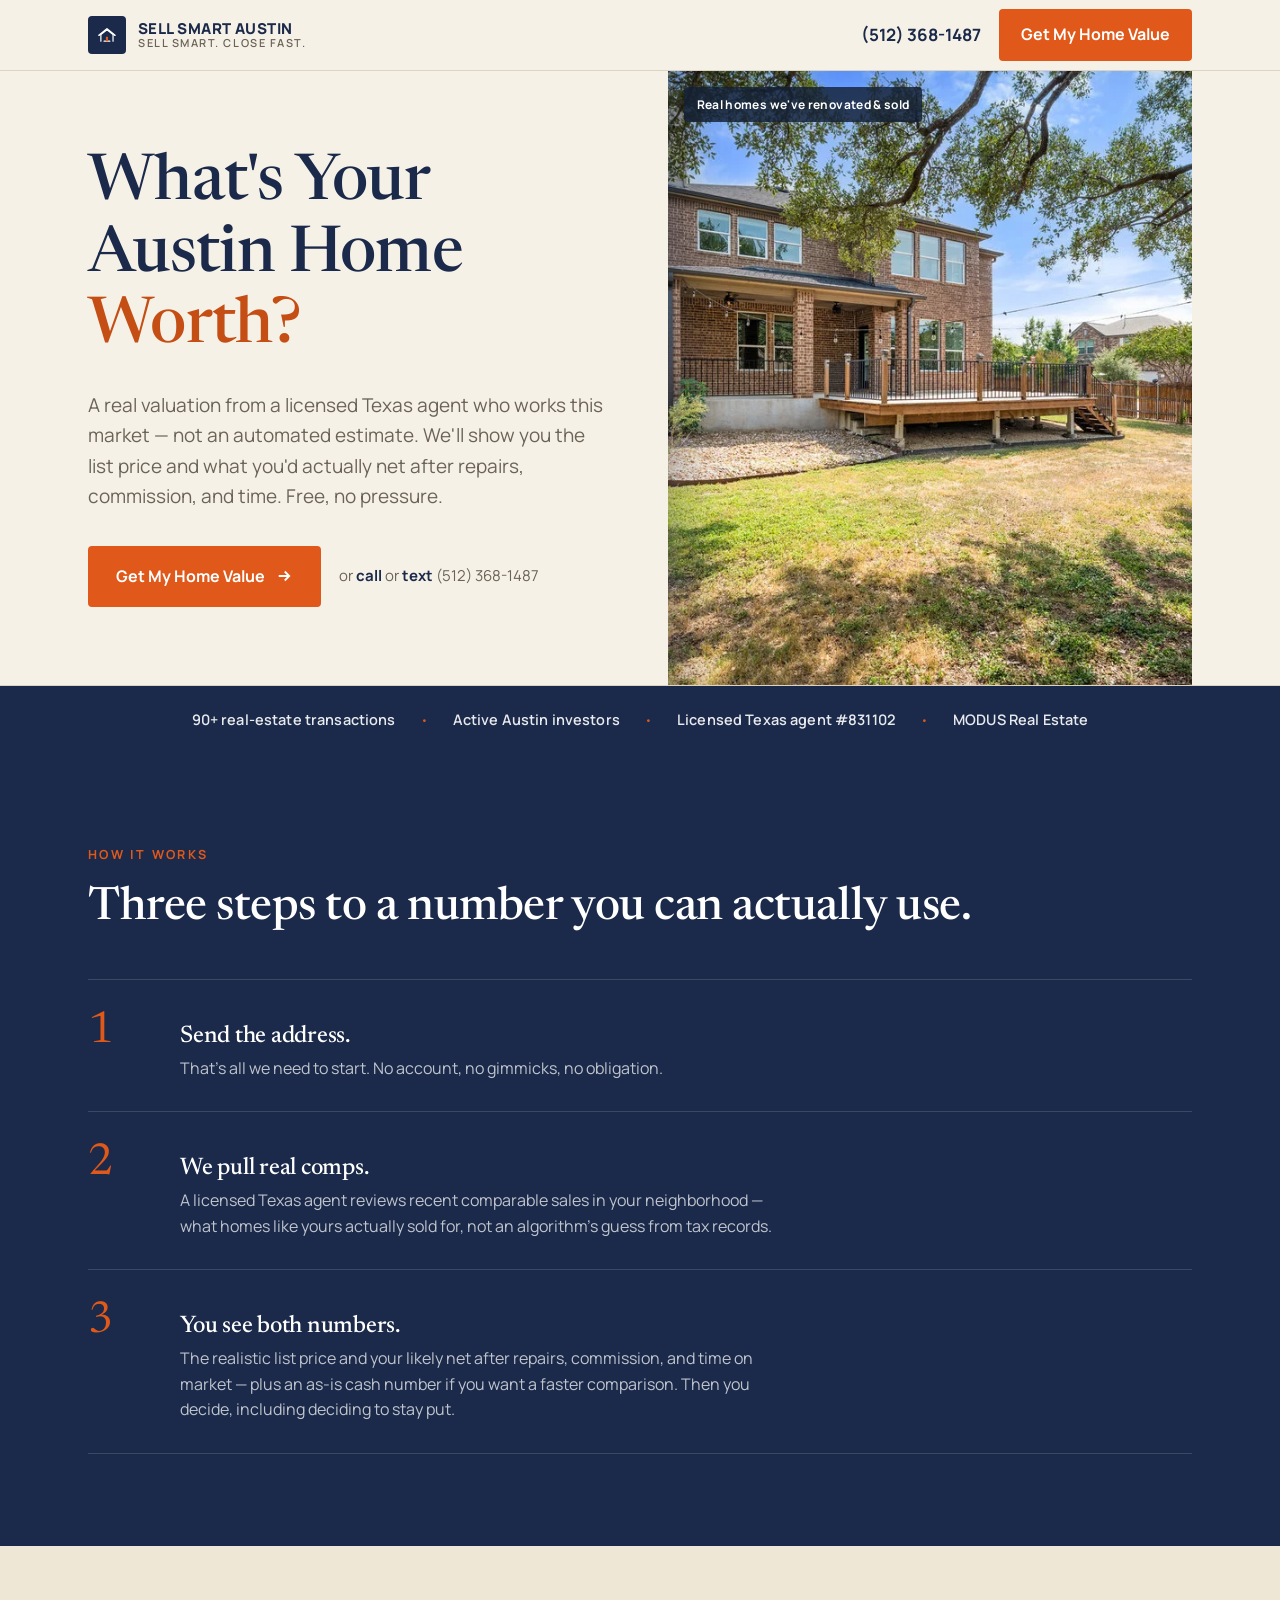
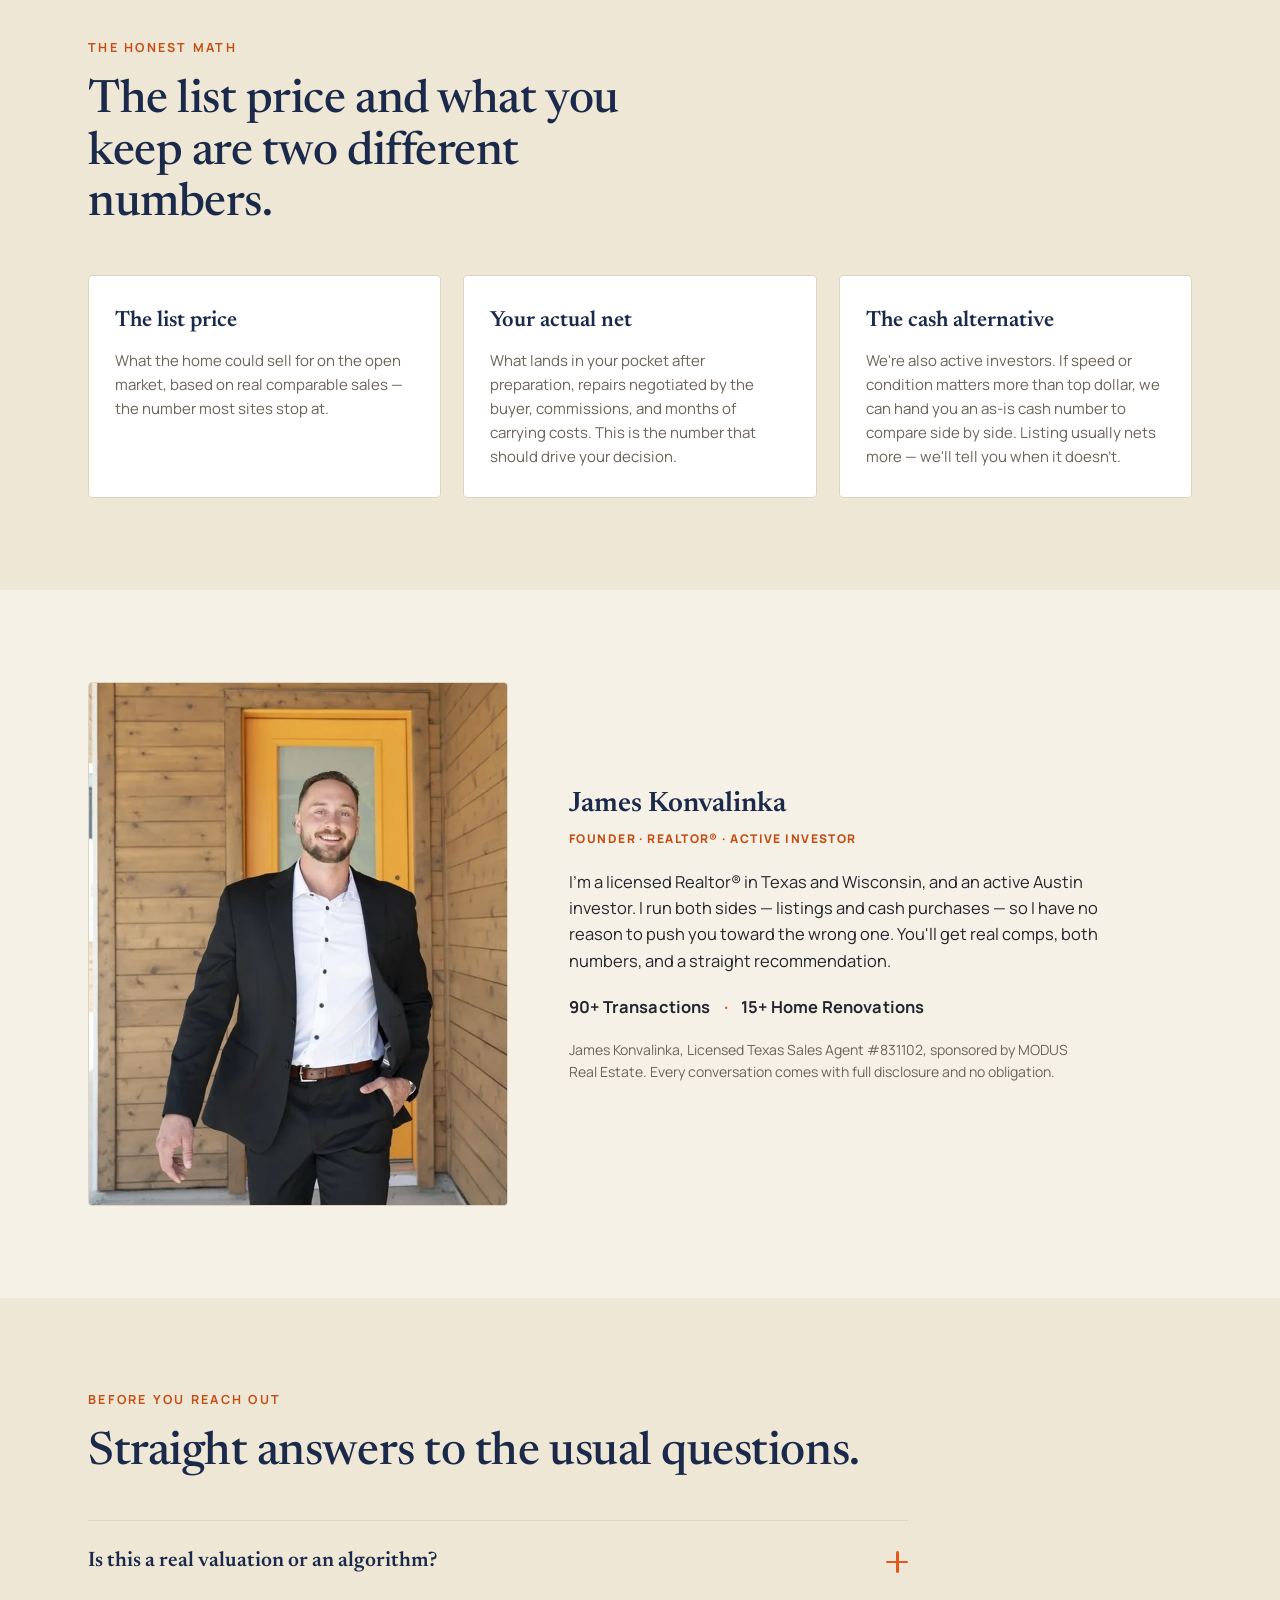
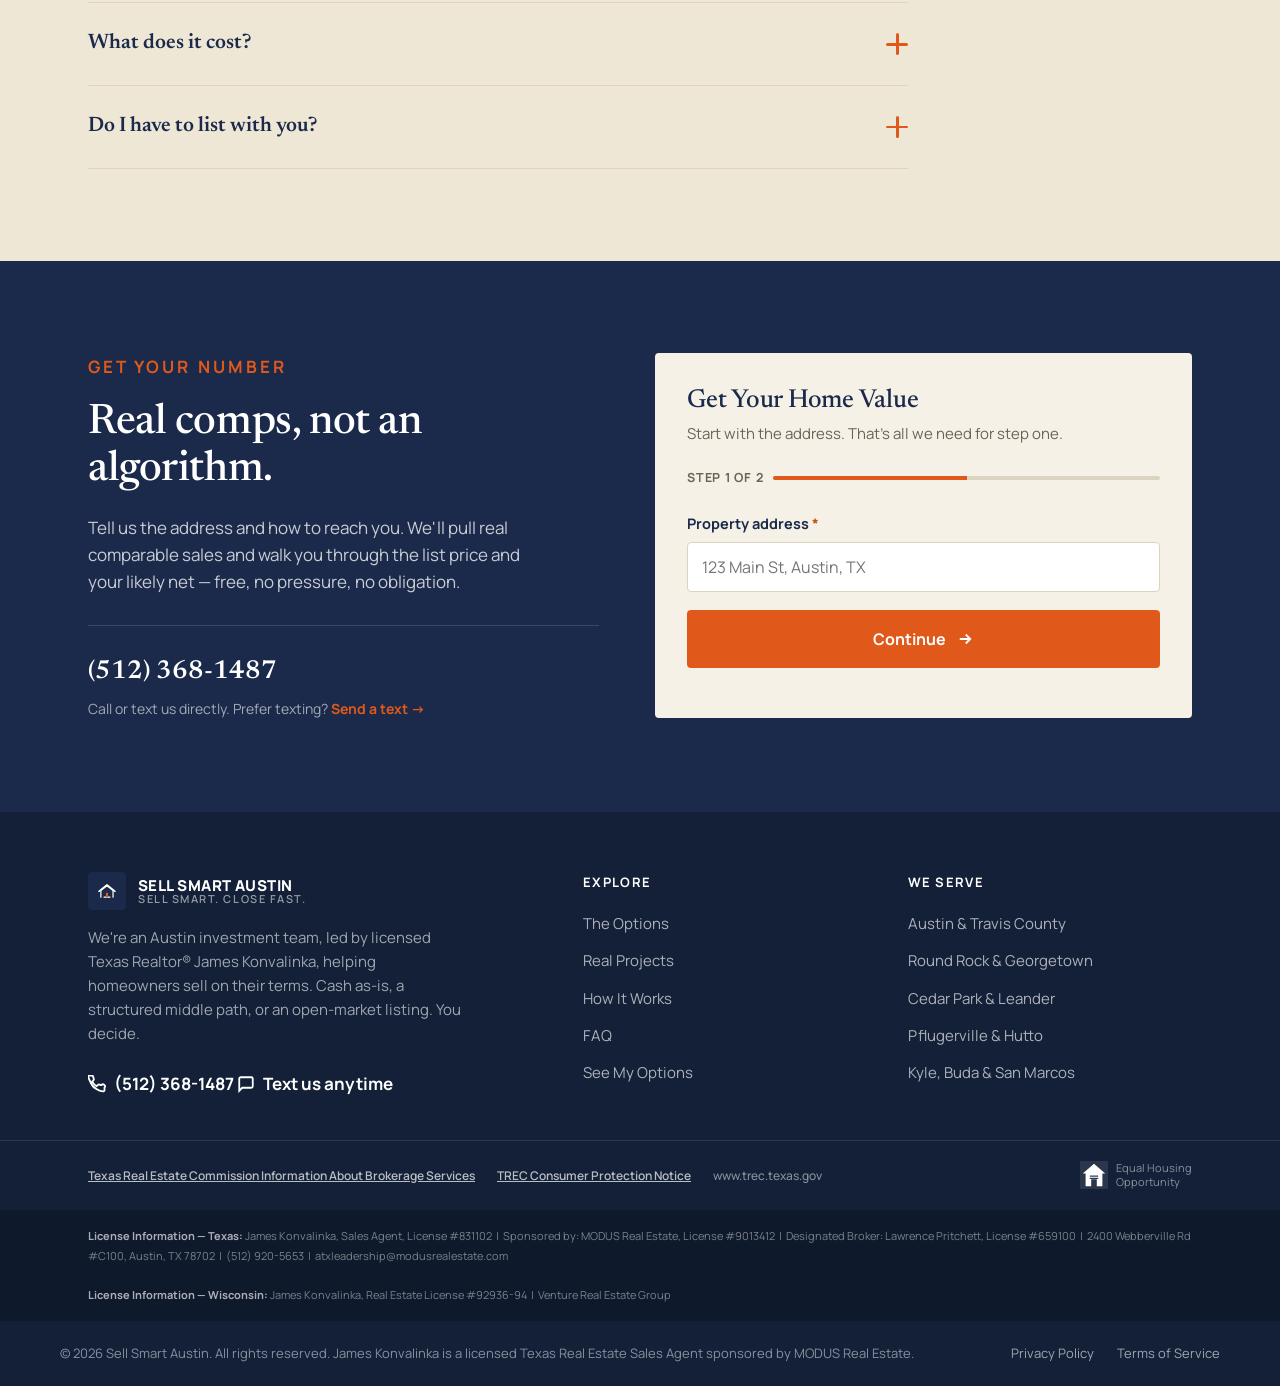
<file: home-value/index.html>
<!DOCTYPE html>
<html lang="en">
<head>
<meta charset="UTF-8">
<meta name="viewport" content="width=device-width, initial-scale=1.0">
<title>What's Your Austin Home Worth? | Sell Smart Austin</title>
<meta name="description" content="A real valuation from a licensed Texas agent who works this market — not an automated estimate. See the list price and what you'd actually net.">

<!--
  Google Ads landing page (home-value) — built 2026-07-30 from the live
  index.html design system. Form posts to the same SSA GHL inbound webhook;
  conversion fires only after confirmed webhook success.
  Google tag: dormant until the AW- conversion ID exists
  (see SellSmartAustin/import/PRELAUNCH-GATE-CHECKLIST.md, Gate 2).
-->

<link rel="preconnect" href="https://fonts.googleapis.com">
<link rel="preconnect" href="https://fonts.gstatic.com" crossorigin>
<link href="https://fonts.googleapis.com/css2?family=Manrope:wght@400;500;600;700;800&family=Newsreader:ital,opsz,wght@0,6..72,400;0,6..72,500;0,6..72,600;1,6..72,400&display=swap" rel="stylesheet">

<!-- Meta Pixel (init only; PageView + Lead are fired from the app code — Lead only after a confirmed lead) -->
<script>!function(f,b,e,v,n,t,s){if(f.fbq)return;n=f.fbq=function(){n.callMethod?n.callMethod.apply(n,arguments):n.queue.push(arguments)};if(!f._fbq)f._fbq=n;n.push=n;n.loaded=!0;n.version='2.0';n.queue=[];t=b.createElement(e);t.async=!0;t.src=v;s=b.getElementsByTagName(e)[0];s.parentNode.insertBefore(t,s)}(window,document,'script','https://connect.facebook.net/en_US/fbevents.js');fbq('init','5191741884383418');</script>
<noscript><img height="1" width="1" style="display:none" src="https://www.facebook.com/tr?id=5191741884383418&ev=PageView&noscript=1"/></noscript>

<!-- Google tag (gtag.js) — Google Ads conversion tracking, account AW-18359778796 -->
<script async src="https://www.googletagmanager.com/gtag/js?id=AW-18359778796"></script>
<script>window.dataLayer=window.dataLayer||[];function gtag(){dataLayer.push(arguments);}gtag('js',new Date());gtag('config','AW-18359778796');</script>

<script>document.documentElement.className += " js";</script>

<style>
  :root {
    --navy:      #1B2A4A;
    --navy-deep: #132038;
    --cream:     #F6F1E7;
    --cream-2:   #EFE7D6;
    --orange:    #E1591A;
    --orange-ink:#c44e14;
    --ink:       #23262d;
    --muted:     #6b6357;
    --line:      #ddd3c1;
    --line-navy: rgba(255,255,255,0.14);
    --white:     #ffffff;
    --radius:    4px;
    --maxw:      1160px;
  }

  * { margin:0; padding:0; box-sizing:border-box; }

  html { scroll-behavior:smooth; }

  body {
    font-family:'Manrope', system-ui, sans-serif;
    color:var(--ink);
    background:var(--cream);
    line-height:1.6;
    font-size:17px;
    -webkit-font-smoothing:antialiased;
  }

  h1,h2,h3 { font-family:'Newsreader', Georgia, serif; font-weight:500; line-height:1.12; letter-spacing:-0.01em; color:var(--navy); }

  a { color:inherit; }

  .wrap { max-width:var(--maxw); margin:0 auto; padding:0 28px; }

  section { padding:92px 0; }

  .eyebrow {
    font-family:'Manrope', sans-serif;
    font-size:12.5px; font-weight:700; letter-spacing:0.18em; text-transform:uppercase;
    color:var(--orange-ink); margin-bottom:18px;
  }

  .h2 { font-size:clamp(30px, 4vw, 46px); }
  .lead { font-size:19px; color:var(--muted); max-width:60ch; }

  /* Buttons */
  .btn {
    display:inline-flex; align-items:center; gap:10px;
    font-family:'Manrope',sans-serif; font-weight:700; font-size:16px;
    padding:16px 26px; border-radius:var(--radius); border:2px solid transparent;
    cursor:pointer; text-decoration:none; transition:background .18s, color .18s, border-color .18s;
    min-height:52px;
  }
  .btn-primary { background:var(--orange); color:#fff; }
  .btn-primary:hover { background:var(--orange-ink); }
  .btn-ghost { background:transparent; color:var(--navy); border-color:var(--navy); }
  .btn-ghost:hover { background:var(--navy); color:#fff; }
  .btn-ghost-light { background:transparent; color:#fff; border-color:rgba(255,255,255,0.5); }
  .btn-ghost-light:hover { background:#fff; color:var(--navy); border-color:#fff; }
  .btn:focus-visible, a:focus-visible, input:focus-visible, select:focus-visible, textarea:focus-visible, button:focus-visible {
    outline:3px solid var(--orange); outline-offset:2px;
  }

  /* ── NAV ── */
  header.nav {
    position:sticky; top:0; z-index:100;
    background:rgba(246,241,231,0.92); backdrop-filter:saturate(180%) blur(8px);
    border-bottom:1px solid var(--line);
  }
  .nav-inner { display:flex; align-items:center; justify-content:space-between; height:70px; }
  .brand { display:flex; align-items:center; gap:12px; text-decoration:none; }
  .brand .mark { width:38px; height:38px; border-radius:4px; display:block; }
  .brand .name { font-family:'Manrope',sans-serif; font-weight:800; letter-spacing:0.03em; font-size:15px; color:var(--navy); line-height:1.05; }
  .brand .name span { display:block; font-weight:600; font-size:11px; letter-spacing:0.14em; color:var(--muted); text-transform:uppercase; }
  .nav-links { display:flex; align-items:center; gap:30px; }
  .nav-links a { font-size:15px; font-weight:600; color:var(--navy); text-decoration:none; opacity:.82; }
  .nav-links a:hover { opacity:1; color:var(--orange-ink); }
  .nav-cta { display:flex; align-items:center; gap:18px; }
  .nav-cta .btn { white-space:nowrap; }
  .nav-phone { font-weight:700; color:var(--navy); text-decoration:none; white-space:nowrap; }
  .nav-toggle { display:none; background:none; border:0; cursor:pointer; color:var(--navy); padding:4px; align-items:center; }

  /* Mobile dropdown menu */
  .mobile-menu { display:none; flex-direction:column; background:var(--cream); border-bottom:1px solid var(--line); padding:6px 20px 16px; }
  .mobile-menu.open { display:flex; }
  .mobile-menu > a { padding:13px 2px; font-size:16px; font-weight:600; color:var(--navy); text-decoration:none; border-bottom:1px solid var(--line); }
  .mobile-menu .mm-cta { margin-top:12px; justify-content:center; border-bottom:0; min-height:48px; }
  .mobile-menu .mm-call { border-bottom:0; text-align:center; color:var(--orange-ink); font-weight:700; }

  /* Mobile sticky bottom CTA bar */
  .sticky-cta { display:none; }
  .sticky-call { display:flex; flex-direction:column; align-items:center; justify-content:center; gap:2px; color:var(--navy); text-decoration:none; font-weight:700; font-size:12px; letter-spacing:0.02em; padding:0 16px; border:1.5px solid var(--navy); border-radius:var(--radius); }
  .sticky-offer { flex:1; justify-content:center; min-height:50px; font-size:15px; }

  /* ── HERO ── */
  .hero { background:var(--cream); border-bottom:1px solid var(--line); padding:0; }
  .hero-grid { display:grid; grid-template-columns:1.05fr 0.95fr; align-items:stretch; gap:0; }
  .hero-copy { padding:78px 56px 78px 0; align-self:center; }
  .hero h1 { font-size:clamp(38px, 5.4vw, 64px); }
  .hero h1 em { font-style:normal; color:var(--orange-ink); }
  .hero-sub { font-size:19px; color:var(--muted); margin:26px 0 34px; max-width:46ch; }
  .hero-actions { display:flex; align-items:center; gap:18px; flex-wrap:wrap; }
  .hero-callnote { font-size:15px; color:var(--muted); }
  .hero-callnote a { color:var(--navy); font-weight:700; text-decoration:none; }
  .hero-media { position:relative; min-height:520px; overflow:hidden; background:var(--navy); }
  .hero-media .hc-slide { position:absolute; inset:0; width:100%; height:100%; object-fit:cover; object-position:center; opacity:0; transition:opacity .9s ease; }
  .hero-media .hc-slide.active { opacity:1; }
  .hero-media::after { content:""; position:absolute; inset:0; box-shadow:inset 40px 0 60px -40px rgba(27,42,74,0.5); pointer-events:none; z-index:1; }
  .hc-badge { position:absolute; top:16px; left:16px; z-index:2; background:rgba(19,32,56,0.82); color:#fff; font-size:12px; font-weight:700; letter-spacing:0.03em; padding:8px 13px; border-radius:4px; }
  .hc-dots { position:absolute; bottom:16px; left:0; right:0; z-index:2; display:flex; gap:8px; justify-content:center; }
  .hc-dot { width:9px; height:9px; border-radius:50%; background:rgba(255,255,255,0.5); border:0; padding:0; cursor:pointer; transition:background .2s; }
  .hc-dot.active { background:var(--orange); }

  /* ── PROOF LINE ── */
  .proof { background:var(--navy); color:#fff; padding:0; }
  .proof-inner { display:flex; align-items:center; justify-content:center; flex-wrap:wrap; gap:10px 26px; padding:20px 28px; text-align:center; }
  .proof-item { font-size:14.5px; font-weight:600; color:rgba(255,255,255,0.9); letter-spacing:0.01em; }
  .proof-dot { color:var(--orange); font-weight:800; }

  /* ── OPTIONS (cash-first asymmetric) ── */
  #options { background:var(--cream); }
  .options-head { max-width:60ch; margin-bottom:44px; }
  .options-grid { display:grid; grid-template-columns:1.7fr 1fr; gap:26px; align-items:stretch; }
  .cash-panel {
    background:var(--navy); color:#fff; border-radius:var(--radius);
    padding:46px 44px; position:relative; overflow:hidden;
    display:flex; flex-direction:column;
  }
  .cash-panel .tag { font-size:12.5px; font-weight:700; letter-spacing:0.16em; text-transform:uppercase; color:var(--orange); margin-bottom:16px; }
  .cash-panel h3 { color:#fff; font-size:40px; margin-bottom:8px; }
  .cash-panel .desc-lead { font-size:16px; color:rgba(255,255,255,0.62); margin-bottom:26px; font-weight:600; }
  .cash-panel p { color:rgba(255,255,255,0.86); font-size:16.5px; margin-bottom:26px; max-width:48ch; }
  .cash-points { list-style:none; display:flex; flex-direction:column; gap:12px; margin-bottom:32px; }
  .cash-points li { display:flex; gap:12px; align-items:flex-start; font-size:16px; color:rgba(255,255,255,0.92); }
  .cash-points svg { flex-shrink:0; margin-top:3px; color:var(--orange); }
  .cash-panel .btn { align-self:flex-start; margin-top:auto; }
  .cash-fine { font-size:13px; color:rgba(255,255,255,0.5); margin-top:16px; max-width:46ch; }

  .alt-col { display:flex; flex-direction:column; gap:22px; }
  .alt {
    background:#fff; border:1px solid var(--line); border-radius:var(--radius);
    padding:28px 26px; flex:1;
  }
  .alt h4 { font-family:'Newsreader',serif; font-weight:600; font-size:22px; color:var(--navy); margin-bottom:10px; }
  .alt p { font-size:15px; color:var(--muted); }

  /* ── PROJECTS ── */
  #projects { background:var(--cream-2); }
  .projects-head { max-width:62ch; margin-bottom:56px; }
  .project { display:grid; grid-template-columns:1fr 1fr; gap:40px; align-items:center; padding:0 0 76px; }
  .project:last-of-type { padding-bottom:0; }
  .project.flip .p-media { order:2; }
  .project-establish { width:100%; height:auto; display:block; border-radius:var(--radius); border:1px solid var(--line); }
  .p-thumbs { display:grid; grid-template-columns:1fr 1fr; gap:12px; margin-top:12px; }
  .p-thumbs img { width:100%; height:100%; object-fit:cover; aspect-ratio:1/1; border-radius:var(--radius); border:1px solid var(--line); display:block; }
  .p-thumbs.three { grid-template-columns:1fr 1fr 1fr; }
  .p-num { font-family:'Newsreader',serif; font-size:15px; letter-spacing:0.14em; color:var(--orange-ink); font-weight:600; text-transform:uppercase; margin-bottom:14px; }
  .project h3 { font-size:29px; margin-bottom:8px; }
  .project .p-place { font-size:14px; font-weight:700; letter-spacing:0.04em; text-transform:uppercase; color:var(--muted); margin-bottom:18px; }
  .project p.p-body { font-size:16.5px; color:var(--ink); margin-bottom:16px; }
  .project .p-status { font-size:14.5px; color:var(--muted); border-left:3px solid var(--orange); padding-left:14px; }

  /* ── HOW IT WORKS ── */
  #how { background:var(--navy); color:#fff; }
  #how h2 { color:#fff; }
  .how-head { margin-bottom:44px; }
  .how-head .lead { color:rgba(255,255,255,0.7); }
  .steps { border-top:1px solid var(--line-navy); }
  .step { display:grid; grid-template-columns:auto 1fr; gap:28px; align-items:baseline; padding:30px 0; border-bottom:1px solid var(--line-navy); }
  .step .n { font-family:'Newsreader',serif; font-size:44px; color:var(--orange); line-height:1; min-width:64px; }
  .step h3 { color:#fff; font-size:24px; margin-bottom:6px; }
  .step p { color:rgba(255,255,255,0.72); font-size:16px; max-width:60ch; }

  /* ── TEAM ── */
  #team { background:var(--cream); }
  .team-head { max-width:60ch; margin-bottom:52px; }
  .team-head .lead { margin-top:16px; }
  .person { display:grid; grid-template-columns:0.82fr 1.18fr; gap:48px; align-items:center; padding-bottom:60px; }
  .person:last-of-type { padding-bottom:0; }
  .person.flip .person-photo-wrap { order:2; }
  .person-photo { width:100%; height:auto; display:block; border-radius:var(--radius); border:1px solid var(--line); }
  .person-photo-wrap { max-width:420px; }
  .person-name { font-family:'Newsreader',serif; font-size:28px; font-weight:600; color:var(--navy); line-height:1.1; }
  .person-role { display:inline-block; font-size:12px; font-weight:800; letter-spacing:0.12em; text-transform:uppercase; color:var(--orange-ink); margin:10px 0 20px; }
  .person p { font-size:16.5px; color:var(--ink); margin-bottom:16px; max-width:58ch; }
  .person .lic-note { font-size:14px; color:var(--muted); margin-top:18px; }
  .exp-line { font-size:15px; font-weight:700; color:var(--navy); letter-spacing:0.01em; margin-top:20px; }
  .exp-line .sep { color:var(--orange); margin:0 10px; }

  /* ── FAQ ── */
  #faq { background:var(--cream-2); }
  .faq-head { margin-bottom:40px; }
  .faq-list { max-width:820px; border-top:1px solid var(--line); }
  .faq-item { border-bottom:1px solid var(--line); }
  .faq-q { width:100%; text-align:left; background:none; border:0; cursor:pointer;
    display:flex; justify-content:space-between; align-items:center; gap:20px;
    padding:24px 0; font-family:'Newsreader',serif; font-size:21px; font-weight:600; color:var(--navy); }
  .faq-q .ic { flex-shrink:0; width:22px; height:22px; position:relative; transition:transform .2s; }
  .faq-q .ic::before, .faq-q .ic::after { content:""; position:absolute; background:var(--orange); border-radius:2px; }
  .faq-q .ic::before { top:10px; left:0; width:22px; height:2.5px; }
  .faq-q .ic::after { top:0; left:10px; width:2.5px; height:22px; transition:opacity .2s; }
  .faq-item[open] .faq-q .ic::after { opacity:0; }
  .faq-a { padding:0 0 26px; font-size:16.5px; color:var(--muted); max-width:70ch; }
  details > summary { list-style:none; }
  details > summary::-webkit-details-marker { display:none; }

  /* ── INTAKE ── */
  #intake { background:var(--navy); color:#fff; }
  .intake-grid { display:grid; grid-template-columns:1fr 1.05fr; gap:56px; align-items:start; }
  .intake-pitch h2 { color:#fff; font-size:clamp(28px,3.6vw,42px); margin-bottom:20px; }
  .intake-pitch p { color:rgba(255,255,255,0.76); font-size:17px; margin-bottom:20px; max-width:46ch; }
  .intake-pitch .callbox { margin-top:30px; padding-top:26px; border-top:1px solid var(--line-navy); }
  .intake-pitch .callbox a { color:#fff; font-family:'Newsreader',serif; font-size:26px; font-weight:600; text-decoration:none; }
  .intake-pitch .callbox span { display:block; color:rgba(255,255,255,0.6); font-size:14px; margin-top:4px; }
  .intake-pitch .callbox span a { font-family:'Manrope',sans-serif; font-size:14px; font-weight:700; color:var(--orange); text-decoration:none; white-space:nowrap; }

  .form-card { background:var(--cream); color:var(--ink); border-radius:var(--radius); padding:34px 32px; }
  .form-head { margin-bottom:22px; }
  .form-head h3 { font-size:26px; margin-bottom:6px; }
  .form-head p { font-size:15px; color:var(--muted); }
  .progress { display:flex; align-items:center; gap:10px; margin:18px 0 24px; }
  .progress .bar { height:4px; flex:1; background:var(--line); border-radius:3px; overflow:hidden; }
  .progress .bar i { display:block; height:100%; width:50%; background:var(--orange); transition:width .3s; }
  .progress .lbl { font-size:12.5px; font-weight:700; letter-spacing:0.06em; text-transform:uppercase; color:var(--muted); white-space:nowrap; }

  .field { margin-bottom:18px; }
  .field label { display:block; font-size:14.5px; font-weight:700; color:var(--navy); margin-bottom:7px; }
  .field .req { color:var(--orange-ink); }
  .field input, .field select, .field textarea {
    width:100%; font-family:'Manrope',sans-serif; font-size:16px; color:var(--ink);
    padding:13px 14px; border:1.5px solid var(--line); border-radius:var(--radius); background:#fff;
  }
  .field textarea { resize:vertical; min-height:84px; }
  .field .hint { font-size:12.5px; color:var(--muted); margin-top:5px; }
  .field .err { display:none; font-size:13px; color:#c0341d; font-weight:600; margin-top:6px; }
  .field.invalid input, .field.invalid select, .field.invalid textarea { border-color:#c0341d; }
  .field.invalid .err { display:block; }

  .consent { display:flex; gap:11px; align-items:flex-start; margin-bottom:14px; }
  .consent input { width:19px; height:19px; margin-top:3px; flex-shrink:0; accent-color:var(--orange); }
  .consent label { font-size:12.5px; color:var(--muted); line-height:1.5; }
  .consent label a { color:var(--orange-ink); font-weight:600; }
  .consent.invalid label { color:#c0341d; }

  .step-pane { display:none; }
  .step-pane.active { display:block; }
  .form-nav { display:flex; align-items:center; gap:14px; margin-top:8px; }
  .form-nav .btn { flex:1; justify-content:center; }
  .btn-back { background:none; border:0; color:var(--navy); font-weight:700; cursor:pointer; font-family:'Manrope',sans-serif; font-size:15px; padding:12px; }

  .form-state { display:none; text-align:center; padding:20px 6px; }
  .form-state.show { display:block; }
  .form-state .ic { width:56px; height:56px; border-radius:50%; display:flex; align-items:center; justify-content:center; margin:0 auto 18px; }
  .form-state.ok .ic { background:rgba(22,120,60,0.12); color:#16783c; }
  .form-state.fail .ic { background:rgba(192,52,29,0.12); color:#c0341d; }
  .form-state h3 { margin-bottom:12px; }
  .form-state p { font-size:15.5px; color:var(--muted); margin-bottom:20px; max-width:40ch; margin-left:auto; margin-right:auto; }
  .form-state .btn { justify-content:center; }
  .form-restart { background:none; border:0; color:var(--muted); text-decoration:underline; cursor:pointer; font-size:14px; margin-top:14px; font-family:'Manrope',sans-serif; }
  .mock-note { font-size:11.5px; color:var(--muted); text-align:center; margin-top:16px; opacity:.8; }

  /* ── FOOTER ── */
  footer { background:var(--navy-deep); color:rgba(255,255,255,0.7); padding:0; }
  .foot-main { display:grid; grid-template-columns:1.6fr 1fr 1fr; gap:40px; padding:60px 0 40px; }
  .foot-brand p { font-size:15px; color:rgba(255,255,255,0.6); margin:16px 0; max-width:42ch; }
  .foot-brand .foot-phone { color:#fff; font-weight:700; text-decoration:none; display:inline-flex; align-items:center; gap:8px; }
  .foot-col h4 { color:#fff; font-family:'Manrope',sans-serif; font-size:13px; letter-spacing:0.1em; text-transform:uppercase; margin-bottom:16px; }
  .foot-col ul { list-style:none; }
  .foot-col li { margin-bottom:10px; }
  .foot-col a { color:rgba(255,255,255,0.65); text-decoration:none; font-size:15px; }
  .foot-col a:hover { color:#fff; }
  .trec-bar { border-top:1px solid rgba(255,255,255,0.1); padding:20px 0; }
  .trec-bar .row { display:flex; align-items:center; justify-content:space-between; flex-wrap:wrap; gap:16px; }
  .trec-links { display:flex; gap:22px; flex-wrap:wrap; align-items:center; }
  .trec-links a { font-size:12px; color:rgba(255,255,255,0.7); text-decoration:underline; font-weight:600; }
  .trec-links a.plain { text-decoration:none; color:rgba(255,255,255,0.5); font-weight:500; }
  .eho { display:flex; align-items:center; gap:8px; }
  .eho span { font-size:11px; color:rgba(255,255,255,0.5); line-height:1.3; }
  .lic-block { background:rgba(0,0,0,0.22); padding:16px 0; }
  .lic-block p { font-size:11px; color:rgba(255,255,255,0.45); line-height:1.8; }
  .lic-block strong { color:rgba(255,255,255,0.65); font-weight:700; }
  .lic-block a { color:rgba(255,255,255,0.45); text-decoration:none; }
  .foot-bottom { display:flex; justify-content:space-between; align-items:center; flex-wrap:wrap; gap:14px; padding:22px 0; font-size:13px; color:rgba(255,255,255,0.5); }
  .foot-bottom a { color:rgba(255,255,255,0.6); text-decoration:none; margin-left:20px; }

  /* Reveal animation */
  /* Hidden only once JS is confirmed alive (see the .js script in <head>).
     Without JS nothing is ever hidden, so the page can never render blank. */
  .js .reveal { opacity:0; transform:translateY(18px); transition:opacity .6s ease, transform .6s ease; }
  .reveal.in { opacity:1; transform:none; }

  /* ── RESPONSIVE ── */
  @media (max-width:960px) {
    .nav-links { display:none; }
    .nav-toggle { display:inline-flex; }
    .hero-grid { grid-template-columns:1fr; }
    .hero-copy { padding:56px 0 40px; }
    .hero-media { min-height:420px; order:-1; }
    .options-grid { grid-template-columns:1fr; }
    .project, .project.flip { grid-template-columns:1fr; gap:22px; }
    .project.flip .p-media { order:0; }
    .person, .person.flip { grid-template-columns:1fr; gap:26px; }
    .person.flip .person-photo-wrap { order:0; }
    .person-photo-wrap { max-width:340px; }
    .intake-grid { grid-template-columns:1fr; gap:34px; }
  }
  @media (max-width:560px) {
    section { padding:64px 0; }
    .wrap { padding:0 20px; }
    /* Mobile nav: drop the redundant CTA button (hero has it) so the header
       fits — keep the tap-to-call phone, which is the higher-intent action. */
    .nav-inner { height:62px; }
    .nav-cta .btn { display:none; }
    .brand .name { font-size:13.5px; }
    .brand .name span { font-size:9px; }
    .brand .mark { width:34px; height:34px; }
    .nav-phone { font-size:15px; }
    .cash-panel { padding:34px 26px; }
    .cash-panel h3 { font-size:32px; }
    .form-card { padding:26px 20px; }
    .step .n { font-size:34px; min-width:48px; }
    .foot-main { grid-template-columns:1fr; gap:28px; }
    .proof-inner { flex-direction:column; gap:8px; }
    .proof-dot { display:none; }
    /* Sticky bottom CTA bar on phones */
    body { padding-bottom:76px; }
    .sticky-cta {
      display:flex; gap:10px; align-items:stretch;
      position:fixed; left:0; right:0; bottom:0; z-index:200;
      background:rgba(246,241,231,0.97); -webkit-backdrop-filter:blur(6px); backdrop-filter:blur(6px);
      border-top:1px solid var(--line);
      padding:10px 14px calc(10px + env(safe-area-inset-bottom));
    }
  }
  @media (prefers-reduced-motion:reduce) {
    html { scroll-behavior:auto; }
    .js .reveal { transition:none; opacity:1; transform:none; }
    * { transition:none !important; }
  }
</style>
<style>
  /* LP-only overrides: no nav links off the page; paid click stays here. */
  .nav-links, .nav-toggle, .mobile-menu { display:none !important; }
  .hero-media { min-height:440px; }
  .lp-two-num { display:grid; grid-template-columns:repeat(3,1fr); gap:22px; }
  .lp-more { display:grid; grid-template-columns:1fr 1fr; gap:22px; margin-top:64px; }
  .lp-more .card { background:#fff; border:1px solid var(--line); border-radius:var(--radius); overflow:hidden; }
  .lp-more .card img { width:100%; height:auto; display:block; aspect-ratio:3/2; object-fit:cover; }
  .lp-more .body { padding:20px 22px 22px; }
  .lp-more h4 { font-family:'Newsreader',Georgia,serif; font-weight:600; font-size:21px; color:var(--navy); margin-bottom:5px; }
  .lp-more .place { font-size:13px; font-weight:700; letter-spacing:0.04em; text-transform:uppercase; color:var(--muted); margin-bottom:10px; }
  .lp-more p { font-size:15px; color:var(--muted); }
  @media (max-width:960px) {
    .lp-two-num { grid-template-columns:1fr; }
    .lp-more { grid-template-columns:1fr; margin-top:44px; }
    /* Paid traffic: the ad-matching headline must be the first thing seen.
       Homepage puts the photo first on mobile; the LP flips that. */
    .hero-media { order:2; min-height:300px; }
    .hero-copy { padding:44px 0 36px; }
  }
</style>
<script type="application/ld+json">
{
  "@context": "https://schema.org",
  "@graph": [
    {
      "@type": "WebPage",
      "url": "https://sellsmartaustin.com/home-value/",
      "name": "What's Your Austin Home Worth? | Sell Smart Austin",
      "description": "A real valuation from a licensed Texas agent who works this market, not an automated estimate.",
      "isPartOf": {
        "@id": "https://sellsmartaustin.com/#website"
      },
      "about": {
        "@id": "https://sellsmartaustin.com/#business"
      }
    },
    {
      "@type": "Service",
      "name": "Home valuation",
      "description": "A free home valuation performed by a licensed Texas real estate agent using actual comparable sales, with the projected net for both a listed sale and a cash sale.",
      "url": "https://sellsmartaustin.com/home-value/",
      "serviceType": "Home valuation",
      "provider": {
        "@id": "https://sellsmartaustin.com/#business"
      },
      "areaServed": {
        "@type": "State",
        "name": "Texas"
      }
    },
    {
      "@type": "FAQPage",
      "mainEntity": [
        {
          "@type": "Question",
          "name": "Is this a real valuation or an algorithm?",
          "acceptedAnswer": {
            "@type": "Answer",
            "text": "A real one. A licensed Texas agent reviews actual comparable sales near you. Automated estimates can miss by tens of thousands of dollars because they've never seen your street, your finishes, or your roof."
          }
        },
        {
          "@type": "Question",
          "name": "What does it cost?",
          "acceptedAnswer": {
            "@type": "Answer",
            "text": "Nothing. The valuation is free and there's no obligation — asking what your home is worth doesn't commit you to selling it, listing it, or anything else."
          }
        },
        {
          "@type": "Question",
          "name": "Do I have to list with you?",
          "acceptedAnswer": {
            "@type": "Answer",
            "text": "No. You'll get the numbers and an honest read either way. If you list with us, great. If you sell for cash, list with someone else, or stay put — all acceptable outcomes."
          }
        }
      ]
    }
  ]
}
</script>
</head>
<body>

<header class="nav">
  <div class="wrap nav-inner">
    <span class="brand" aria-label="Sell Smart Austin">
      <svg class="mark" viewBox="0 0 400 400" xmlns="http://www.w3.org/2000/svg" aria-hidden="true">
        <rect width="400" height="400" rx="16" fill="#1B2A4A"/>
        <g transform="translate(94 128) scale(1.6)">
          <path d="M26 86V42L66 10l40 32v44" fill="none" stroke="#fff" stroke-width="8" stroke-linecap="round" stroke-linejoin="round"/>
          <path d="M13 47 66 4l53 43" fill="none" stroke="#fff" stroke-width="10" stroke-linecap="round" stroke-linejoin="round"/>
          <path d="M47 86H85" fill="none" stroke="#fff" stroke-width="8" stroke-linecap="round"/>
          <rect x="59" y="56.5" width="14" height="29.5" rx="2" fill="#E1591A"/>
        </g>
      </svg>
      <span class="name">SELL SMART AUSTIN<span>Sell Smart. Close Fast.</span></span>
    </span>
    <div class="nav-cta">
      <a href="tel:5123681487" class="nav-phone">(512) 368-1487</a>
      <a href="#intake" class="btn btn-primary" style="padding:11px 20px; min-height:44px;">Get My Home Value</a>
    </div>
  </div>
</header>

<span id="top"></span>

<section class="hero" aria-labelledby="hero-h">
  <div class="wrap hero-grid">
    <div class="hero-copy">
      <h1 id="hero-h">What's Your Austin Home <em>Worth?</em></h1>
      <p class="hero-sub">A real valuation from a licensed Texas agent who works this market — not an automated estimate. We'll show you the list price and what you'd actually net after repairs, commission, and time. Free, no pressure.</p>
      <div class="hero-actions">
        <a href="#intake" class="btn btn-primary">Get My Home Value
          <svg width="18" height="18" viewBox="0 0 24 24" fill="none" stroke="currentColor" stroke-width="2.4"><path d="M5 12h14M13 6l6 6-6 6"/></svg>
        </a>
        <span class="hero-callnote">or <a href="tel:5123681487">call</a> or <a href="sms:5123681487">text</a> (512) 368-1487</span>
      </div>
    </div>
    <div class="hero-media" aria-label="A real Sell Smart Austin project">
      <span class="hc-badge">Real homes we've renovated &amp; sold</span>
      <img class="hc-slide active" src="/assets/projects/westbury-exterior.webp" width="1400" height="933" alt="Completed exterior and backyard of the Westbury project in Georgetown" fetchpriority="high">
    </div>
  </div>
</section>

<div class="proof">
  <div class="wrap proof-inner">
    <span class="proof-item">90+ real-estate transactions</span>
    <span class="proof-dot" aria-hidden="true">·</span>
    <span class="proof-item">Active Austin investors</span>
    <span class="proof-dot" aria-hidden="true">·</span>
    <span class="proof-item">Licensed Texas agent #831102</span>
    <span class="proof-dot" aria-hidden="true">·</span>
    <span class="proof-item">MODUS Real Estate</span>
  </div>
</div>

<section id="how" aria-labelledby="how-h">
  <div class="wrap">
    <div class="how-head reveal">
      <p class="eyebrow" style="color:var(--orange);">How It Works</p>
      <h2 id="how-h" class="h2">Three steps to a number you can actually use.</h2>
    </div>
    <div class="steps">
      <div class="step reveal"><div class="n">1</div><div><h3>Send the address.</h3><p>That's all we need to start. No account, no gimmicks, no obligation.</p></div></div>
      <div class="step reveal"><div class="n">2</div><div><h3>We pull real comps.</h3><p>A licensed Texas agent reviews recent comparable sales in your neighborhood — what homes like yours actually sold for, not an algorithm's guess from tax records.</p></div></div>
      <div class="step reveal"><div class="n">3</div><div><h3>You see both numbers.</h3><p>The realistic list price and your likely net after repairs, commission, and time on market — plus an as-is cash number if you want a faster comparison. Then you decide, including deciding to stay put.</p></div></div>
    </div>
  </div>
</section>

<section style="background:var(--cream-2);">
  <div class="wrap">
    <div class="options-head reveal" style="max-width:60ch; margin-bottom:44px;">
      <p class="eyebrow">The Honest Math</p>
      <h2 class="h2">The list price and what you keep are two different numbers.</h2>
    </div>
    <div class="lp-two-num">
      <div class="alt reveal">
        <h4>The list price</h4>
        <p>What the home could sell for on the open market, based on real comparable sales — the number most sites stop at.</p>
      </div>
      <div class="alt reveal">
        <h4>Your actual net</h4>
        <p>What lands in your pocket after preparation, repairs negotiated by the buyer, commissions, and months of carrying costs. This is the number that should drive your decision.</p>
      </div>
      <div class="alt reveal">
        <h4>The cash alternative</h4>
        <p>We're also active investors. If speed or condition matters more than top dollar, we can hand you an as-is cash number to compare side by side. Listing usually nets more — we'll tell you when it doesn't.</p>
      </div>
    </div>
  </div>
</section>

<section id="team" aria-labelledby="team-h" style="background:var(--cream);">
  <div class="wrap">
    <div class="person reveal">
      <div class="person-photo-wrap">
        <img class="person-photo" src="/assets/team/james-editorial-4x5.webp" width="800" height="1000"
             alt="James Konvalinka of Sell Smart Austin at a home entrance" loading="lazy">
      </div>
      <div>
        <div class="person-name">James Konvalinka</div>
        <span class="person-role">Founder · Realtor&reg; · Active Investor</span>
        <p>I'm a licensed Realtor&reg; in Texas and Wisconsin, and an active Austin investor. I run both sides — listings and cash purchases — so I have no reason to push you toward the wrong one. You'll get real comps, both numbers, and a straight recommendation.</p>
        <p class="exp-line">90+ Transactions <span class="sep">·</span> 15+ Home Renovations</p>
        <p class="lic-note">James Konvalinka, Licensed Texas Sales Agent #831102, sponsored by MODUS Real Estate. Every conversation comes with full disclosure and no obligation.</p>
      </div>
    </div>
  </div>
</section>

<section id="faq" aria-labelledby="faq-h">
  <div class="wrap">
    <div class="faq-head reveal">
      <p class="eyebrow">Before You Reach Out</p>
      <h2 id="faq-h" class="h2">Straight answers to the usual questions.</h2>
    </div>
    <div class="faq-list reveal">
      <details class="faq-item"><summary class="faq-q">Is this a real valuation or an algorithm?<span class="ic" aria-hidden="true"></span></summary><div class="faq-a">A real one. A licensed Texas agent reviews actual comparable sales near you. Automated estimates can miss by tens of thousands of dollars because they've never seen your street, your finishes, or your roof.</div></details>
      <details class="faq-item"><summary class="faq-q">What does it cost?<span class="ic" aria-hidden="true"></span></summary><div class="faq-a">Nothing. The valuation is free and there's no obligation — asking what your home is worth doesn't commit you to selling it, listing it, or anything else.</div></details>
      <details class="faq-item"><summary class="faq-q">Do I have to list with you?<span class="ic" aria-hidden="true"></span></summary><div class="faq-a">No. You'll get the numbers and an honest read either way. If you list with us, great. If you sell for cash, list with someone else, or stay put — all acceptable outcomes.</div></details>
    </div>
  </div>
</section>

<section id="intake" aria-labelledby="intake-h">
  <div class="wrap intake-grid">
    <div class="intake-pitch reveal">
      <p class="eyebrow" style="color:var(--orange);">Get Your Number</p>
      <h2 id="intake-h">Real comps, not an algorithm.</h2>
      <p>Tell us the address and how to reach you. We'll pull real comparable sales and walk you through the list price and your likely net — free, no pressure, no obligation.</p>
      <div class="callbox">
        <a href="tel:5123681487">(512) 368-1487</a>
        <span>Call or text us directly. Prefer texting? <a href="sms:5123681487">Send a text&nbsp;&rarr;</a></span>
      </div>
    </div>

    <div class="form-card reveal">
      <form id="ssa-intake" novalidate>
        <div aria-hidden="true" style="position:absolute; left:-9999px; width:1px; height:1px; overflow:hidden;">
          <label>Leave this field empty<input type="text" id="hp-field" name="company_website" tabindex="-1" autocomplete="off"></label>
        </div>
        <div class="form-head">
          <h3>Get Your Home Value</h3>
          <p>Start with the address. That's all we need for step one.</p>
        </div>
        <div class="progress">
          <span class="lbl" id="step-lbl">Step 1 of 2</span>
          <span class="bar"><i id="progress-bar"></i></span>
        </div>

        <div class="step-pane active" id="pane-1" role="group" aria-label="Step 1: The property">
          <div class="field" data-required>
            <label for="f-address">Property address <span class="req">*</span></label>
            <input type="text" id="f-address" name="property_address" placeholder="123 Main St, Austin, TX" autocomplete="street-address">
            <div class="err" role="alert">Please enter the property address.</div>
          </div>
          <div class="form-nav">
            <button type="button" class="btn btn-primary" id="to-step-2">Continue
              <svg width="18" height="18" viewBox="0 0 24 24" fill="none" stroke="currentColor" stroke-width="2.4"><path d="M5 12h14M13 6l6 6-6 6"/></svg>
            </button>
          </div>
        </div>

        <div class="step-pane" id="pane-2" role="group" aria-label="Step 2: How should we reach you">
          <div class="field" data-required>
            <label for="f-name">First and last name <span class="req">*</span></label>
            <input type="text" id="f-name" name="name" placeholder="First & Last Name" autocomplete="name">
            <div class="err" role="alert">Please enter your first and last name.</div>
          </div>
          <div class="field" data-required data-phone>
            <label for="f-phone">Best phone number <span class="req">*</span></label>
            <input type="tel" id="f-phone" name="phone" placeholder="(512) 555-0100" autocomplete="tel">
            <div class="err" role="alert">Please enter a valid phone number.</div>
          </div>
          <div class="field" id="field-email">
            <label for="f-email">Email address <span id="email-req" class="req" style="display:none;">*</span></label>
            <input type="email" id="f-email" name="email" placeholder="you@email.com" autocomplete="email">
            <div class="err" role="alert">Please enter a valid email address.</div>
          </div>
          <div class="field" data-required>
            <label for="f-contact-pref">Preferred contact method <span class="req">*</span></label>
            <select id="f-contact-pref" name="contact_preference">
              <option>Call</option>
              <option selected>Text</option>
              <option>Email</option>
            </select>
            <div class="err" role="alert">Please choose how you'd like James to reach you.</div>
            <div class="hint" id="pref-hint"></div>
          </div>

          <div class="consent" data-required id="consent-terms-wrap">
            <input type="checkbox" id="c-terms" name="consent_terms">
            <label for="c-terms">I agree to the <a href="/terms.html" target="_blank" rel="noopener">Terms &amp; Conditions</a> and <a href="/privacy-policy.html" target="_blank" rel="noopener">Privacy Policy</a>. <span class="req">*</span></label>
          </div>
          <div class="consent" id="consent-trans-wrap">
            <input type="checkbox" id="c-trans" name="consent_transactional">
            <label for="c-trans">I agree to receive transactional or conversational communications from Sell Smart Austin LLC via text messages, phone calls, and emails related to my real estate inquiry, such as property details, responses, and appointment confirmations. Message frequency varies. Reply STOP to opt out. Reply HELP for help. Msg &amp; data rates may apply. Your information is secure and will not be sold or shared with third parties or affiliates for promotional purposes.</label>
          </div>
          <div class="consent" id="consent-mktg-wrap">
            <input type="checkbox" id="c-mktg" name="consent_marketing">
            <label for="c-mktg">I agree to receive marketing communications from Sell Smart Austin LLC via text messages, phone calls, and emails, including property offers, promotions, and other real estate-related marketing. Message frequency varies. Reply STOP to opt out. Reply HELP for help. Msg &amp; data rates may apply. Your information is secure and will not be sold or shared with third parties or affiliates for marketing purposes.</label>
          </div>

          <div class="form-nav">
            <button type="button" class="btn-back" id="to-step-1">← Back</button>
            <button type="submit" class="btn btn-primary" id="submit-btn">Get My Home Value
              <svg width="18" height="18" viewBox="0 0 24 24" fill="none" stroke="currentColor" stroke-width="2.4"><path d="M5 12h14M13 6l6 6-6 6"/></svg>
            </button>
          </div>
        </div>
      </form>

      <div class="form-state ok" id="state-ok" role="status" aria-live="polite">
        <div class="ic"><svg width="28" height="28" viewBox="0 0 24 24" fill="none" stroke="currentColor" stroke-width="2.6"><polyline points="20 6 9 17 4 12"/></svg></div>
        <h3>Thanks — I received it.</h3>
        <p>Your address is in. I'll pull real comps and reach out with your numbers, usually the same day. Need me sooner? Call or text (512) 368-1487.</p>
        <div style="display:flex; gap:10px; justify-content:center; flex-wrap:wrap;">
          <a href="tel:5123681487" class="btn btn-primary">Call</a>
          <a href="sms:5123681487" class="btn btn-ghost">Text Us</a>
        </div>
        <div><button type="button" class="form-restart" id="restart-ok">Submit another property</button></div>
      </div>

      <div class="form-state fail" id="state-fail" role="alert">
        <div class="ic"><svg width="28" height="28" viewBox="0 0 24 24" fill="none" stroke="currentColor" stroke-width="2.6"><line x1="18" y1="6" x2="6" y2="18"/><line x1="6" y1="6" x2="18" y2="18"/></svg></div>
        <h3>Your request didn't go through.</h3>
        <p>Please try again, or call or text (512) 368-1487.</p>
        <button type="button" class="btn btn-primary" id="retry-btn">Try again</button>
        <a href="tel:5123681487" class="btn btn-ghost" style="margin-left:10px;">Call</a>
        <a href="sms:5123681487" class="btn btn-ghost" style="margin-left:8px;">Text</a>
      </div>
      <p class="mock-note" id="mock-note"></p>
    </div>
  </div>
</section>

<!-- ══════════ FOOTER ══════════ -->
<footer>
  <div class="wrap">
    <div class="foot-main">
      <div class="foot-brand">
        <a href="/" class="brand" aria-label="Sell Smart Austin home">
          <svg class="mark" viewBox="0 0 400 400" xmlns="http://www.w3.org/2000/svg" aria-hidden="true">
            <rect width="400" height="400" rx="16" fill="#1B2A4A"/>
            <g transform="translate(94 128) scale(1.6)">
              <path d="M26 86V42L66 10l40 32v44" fill="none" stroke="#fff" stroke-width="8" stroke-linecap="round" stroke-linejoin="round"/>
              <path d="M13 47 66 4l53 43" fill="none" stroke="#fff" stroke-width="10" stroke-linecap="round" stroke-linejoin="round"/>
              <path d="M47 86H85" fill="none" stroke="#fff" stroke-width="8" stroke-linecap="round"/>
              <rect x="59" y="56.5" width="14" height="29.5" rx="2" fill="#E1591A"/>
            </g>
          </svg>
          <span class="name" style="color:#fff;">SELL SMART AUSTIN<span style="color:rgba(255,255,255,0.55);">Sell Smart. Close Fast.</span></span>
        </a>
        <p>We're an Austin investment team, led by licensed Texas Realtor&reg; James Konvalinka, helping homeowners sell on their terms. Cash as-is, a structured middle path, or an open-market listing. You decide.</p>
        <a href="tel:5123681487" class="foot-phone">
          <svg width="18" height="18" viewBox="0 0 24 24" fill="none" stroke="currentColor" stroke-width="2.4"><path d="M22 16.9v3a2 2 0 01-2.2 2 19.8 19.8 0 01-8.6-3.1A19.5 19.5 0 013 8.8 19.8 19.8 0 010 .2 2 2 0 012 .8h3a2 2 0 012 1.7c.1.9.4 1.8.7 2.7a2 2 0 01-.5 2.1L5.6 8.9a16 16 0 006 6l1.6-1.6a2 2 0 012.1-.5c.9.3 1.8.6 2.7.7A2 2 0 0122 16.9z"/></svg>
          (512) 368-1487
        </a>
        <a href="sms:5123681487" class="foot-phone" style="margin-top:8px;">
          <svg width="18" height="18" viewBox="0 0 24 24" fill="none" stroke="currentColor" stroke-width="2.4"><path d="M21 15a2 2 0 01-2 2H7l-4 4V5a2 2 0 012-2h14a2 2 0 012 2z"/></svg>
          Text us anytime
        </a>
      </div>
      <div class="foot-col">
        <h4>Explore</h4>
        <ul>
          <li><a href="/#options">The Options</a></li>
          <li><a href="/#projects">Real Projects</a></li>
          <li><a href="/#how">How It Works</a></li>
          <li><a href="/#faq">FAQ</a></li>
          <li><a href="#intake">See My Options</a></li>
        </ul>
      </div>
      <div class="foot-col">
        <h4>We Serve</h4>
        <ul>
          <li><a href="#intake">Austin &amp; Travis County</a></li>
          <li><a href="#intake">Round Rock &amp; Georgetown</a></li>
          <li><a href="#intake">Cedar Park &amp; Leander</a></li>
          <li><a href="#intake">Pflugerville &amp; Hutto</a></li>
          <li><a href="#intake">Kyle, Buda &amp; San Marcos</a></li>
        </ul>
      </div>
    </div>
  </div>

  <!-- TREC Compliance Bar (disclosures preserved from live site) -->
  <div class="trec-bar">
    <div class="wrap row">
      <div class="trec-links">
        <a href="https://sellsmartaustin.com/iabs.pdf" target="_blank" rel="noopener">Texas Real Estate Commission Information About Brokerage Services</a>
        <a href="https://www.trec.texas.gov/forms/consumer-protection-notice" target="_blank" rel="noopener">TREC Consumer Protection Notice</a>
        <a class="plain" href="https://www.trec.texas.gov" target="_blank" rel="noopener">www.trec.texas.gov</a>
      </div>
      <div class="eho">
        <svg width="28" height="28" viewBox="0 0 100 100" fill="none" xmlns="http://www.w3.org/2000/svg" aria-label="Equal Housing Opportunity">
          <rect width="100" height="100" rx="4" fill="rgba(255,255,255,0.1)"/>
          <polygon points="50,10 90,45 80,45 80,90 60,90 60,65 40,65 40,90 20,90 20,45 10,45" fill="white"/>
          <rect x="35" y="52" width="30" height="4" fill="#1B2A4A"/>
          <rect x="35" y="60" width="30" height="4" fill="#1B2A4A"/>
        </svg>
        <span>Equal Housing<br>Opportunity</span>
      </div>
    </div>
  </div>

  <!-- License Info Block (preserved exactly) -->
  <div class="lic-block">
    <div class="wrap">
      <p>
        <strong>License Information &mdash; Texas:</strong>
        James Konvalinka, Sales Agent, License #831102 &nbsp;|&nbsp;
        Sponsored by: MODUS Real Estate, License #9013412 &nbsp;|&nbsp;
        Designated Broker: Lawrence Pritchett, License #659100 &nbsp;|&nbsp;
        2400 Webberville Rd #C100, Austin, TX 78702 &nbsp;|&nbsp;
        (512) 920-5653 &nbsp;|&nbsp;
        <a href="mailto:atxleadership@modusrealestate.com">atxleadership@modusrealestate.com</a>
        <br><br>
        <strong>License Information &mdash; Wisconsin:</strong>
        James Konvalinka, Real Estate License #92936-94 &nbsp;|&nbsp;
        Venture Real Estate Group
      </p>
    </div>
  </div>

  <div class="wrap foot-bottom">
    <p>© 2026 Sell Smart Austin. All rights reserved. James Konvalinka is a licensed Texas Real Estate Sales Agent sponsored by MODUS Real Estate.</p>
    <div>
      <a href="/privacy-policy.html">Privacy Policy</a>
      <a href="/terms.html">Terms of Service</a>
    </div>
  </div>
</footer>

<script>
(function () {
  "use strict";

  var CONFIG = {
    ghlWebhookUrl: "https://services.leadconnectorhq.com/hooks/WjdfN8VsDVZQWNlVWn9E/webhook-trigger/b5399575-8760-4a9e-b421-67233c38e497",
    prototypeMockSuccess: false,
    // "Submit lead form" conversion. Fires ONLY on confirmed GHL webhook success.
    tracking: { enabled: true, metaPixelId: "5191741884383418",
                googleSendTo: "AW-18359778796/twwnCK71_tgcEOz7z7JE" },
    disclosureVersion: "2026-07-16",
    leadSource: "google-ads-value-lp",
    submittedKey: "ssa_submitted_value"
  };

  var ATTR_KEYS = ["utm_source","utm_medium","utm_campaign","utm_content","utm_term","gclid","fbclid"];
  function captureAttribution() {
    try {
      var params = new URLSearchParams(window.location.search);
      var store = JSON.parse(sessionStorage.getItem("ssa_attr") || "{}");
      if (!store.landing_url) {
        store.landing_url = window.location.href;
        store.first_seen = new Date().toISOString();
      }
      ATTR_KEYS.forEach(function (k) {
        var v = params.get(k);
        if (v && !store[k]) store[k] = v;
      });
      sessionStorage.setItem("ssa_attr", JSON.stringify(store));
      return store;
    } catch (e) { return { landing_url: window.location.href }; }
  }
  var attribution = captureAttribution();

  function trackPageView() {
    if (!CONFIG.tracking.enabled) return;
    if (window.fbq) window.fbq("track", "PageView");
  }
  function trackLead() {
    if (!CONFIG.tracking.enabled) return;
    if (window.fbq) window.fbq("track", "Lead");
    if (window.gtag && CONFIG.tracking.googleSendTo) window.gtag("event", "conversion", { send_to: CONFIG.tracking.googleSendTo });
  }
  trackPageView();

  var form = document.getElementById("ssa-intake");
  var pane1 = document.getElementById("pane-1");
  var pane2 = document.getElementById("pane-2");
  var stepLbl = document.getElementById("step-lbl");
  var progressBar = document.getElementById("progress-bar");
  var toStep2 = document.getElementById("to-step-2");
  var toStep1 = document.getElementById("to-step-1");
  var submitBtn = document.getElementById("submit-btn");
  var stateOk = document.getElementById("state-ok");
  var stateFail = document.getElementById("state-fail");
  var retryBtn = document.getElementById("retry-btn");
  var restartOk = document.getElementById("restart-ok");
  var prefSelect = document.getElementById("f-contact-pref");
  var prefHint = document.getElementById("pref-hint");
  var emailField = document.getElementById("field-email");
  var emailReqMark = document.getElementById("email-req");
  var emailInput = document.getElementById("f-email");
  var phoneInput = document.getElementById("f-phone");
  var consentTermsWrap = document.getElementById("consent-terms-wrap");
  var consentTransWrap = document.getElementById("consent-trans-wrap");
  var submitting = false;

  function normalizePhone(raw) {
    var d = (raw || "").replace(/\D/g, "");
    if (d.length === 10) return "+1" + d;
    if (d.length === 11 && d[0] === "1") return "+" + d;
    return null;
  }
  function fieldEl(input) { return input.closest(".field") || input.closest(".consent"); }
  function setInvalid(input, bad) {
    var f = fieldEl(input); if (!f) return;
    f.classList.toggle("invalid", bad);
  }
  function validText(input) { var ok = input.value.trim().length > 0; setInvalid(input, !ok); return ok; }
  function validEmailValue(v) { return /^[^\s@]+@[^\s@]+\.[^\s@]+$/.test(v); }
  function contactPref() { return (prefSelect.value || ""); }
  function emailRequired() { return contactPref() === "Email"; }
  // 2026-07-31 (James, option 1): transactional consent is ALWAYS required.
  // Sarah answers every inbound lead by text within minutes, so a lead without
  // text consent cannot be served and would sit silent (Echo fails closed and
  // suppresses the SMS). The box is deliberately NOT pre-checked - TCPA express
  // written consent must be an affirmative act, and a pre-ticked box would
  // invalidate the very consent record we rely on.
  function transactionalRequired() { return true; }
  function syncPrefRules() {
    emailReqMark.style.display = emailRequired() ? "inline" : "none";
    var msgs = [];
    if (emailRequired()) msgs.push("Email is required so James can reach you that way.");
    msgs.push("Please check the transactional consent box below so James can reply to you.");
    prefHint.textContent = msgs.join(" ");
  }
  prefSelect.addEventListener("change", syncPrefRules);

  function validateStep1() {
    var ok = true;
    pane1.querySelectorAll("[data-required]").forEach(function (f) {
      var input = f.querySelector("input,select,textarea");
      var good = input.value.trim().length > 0;
      f.classList.toggle("invalid", !good);
      if (!good && ok) input.focus();
      ok = ok && good;
    });
    return ok;
  }
  function goStep(n) {
    var toTwo = n === 2;
    pane1.classList.toggle("active", !toTwo);
    pane2.classList.toggle("active", toTwo);
    stepLbl.textContent = "Step " + n + " of 2";
    progressBar.style.width = toTwo ? "100%" : "50%";
    document.getElementById("intake").scrollIntoView({ block: "start" });
  }
  toStep2.addEventListener("click", function () { if (validateStep1()) goStep(2); });
  toStep1.addEventListener("click", function () { goStep(1); });

  function validateStep2() {
    var ok = true;
    if (!validText(document.getElementById("f-name"))) ok = false;
    var phoneOk = normalizePhone(phoneInput.value) !== null;
    setInvalid(phoneInput, !phoneOk); if (!phoneOk) ok = false;
    var emailVal = emailInput.value.trim();
    var emailOk = true;
    if (emailRequired()) emailOk = validEmailValue(emailVal);
    else if (emailVal.length > 0) emailOk = validEmailValue(emailVal);
    emailField.classList.toggle("invalid", !emailOk); if (!emailOk) ok = false;
    if (!prefSelect.value) { setInvalid(prefSelect, true); ok = false; } else setInvalid(prefSelect, false);
    var terms = document.getElementById("c-terms");
    consentTermsWrap.classList.toggle("invalid", !terms.checked); if (!terms.checked) ok = false;
    var trans = document.getElementById("c-trans");
    if (transactionalRequired()) {
      consentTransWrap.classList.toggle("invalid", !trans.checked);
      if (!trans.checked) ok = false;
    } else {
      consentTransWrap.classList.remove("invalid");
    }
    return ok;
  }

  function splitName(full) {
    var parts = (full || "").trim().split(/\s+/);
    if (parts.length === 1) return { first: parts[0], last: "" };
    return { first: parts[0], last: parts.slice(1).join(" ") };
  }
  function parseAddress(addr) {
    var out = { city: "", state: "", zip: "" };
    var segs = (addr || "").split(",").map(function (s) { return s.trim(); }).filter(Boolean);
    var tail = segs.length ? segs[segs.length - 1] : "";
    var m = tail.match(/\b([A-Za-z]{2})\b\s*(\d{5})?/);
    if (m) { out.state = m[1].toUpperCase(); if (m[2]) out.zip = m[2]; }
    else { var z = tail.match(/\b(\d{5})\b/); if (z) out.zip = z[1]; }
    if (segs.length >= 3) out.city = segs[segs.length - 2];
    else if (segs.length === 2 && !/\d{5}/.test(segs[1]) && !/^[A-Za-z]{2}\b/.test(segs[1])) out.city = segs[1];
    return out;
  }

  // Same payload keys as the homepage form so the GHL inbound-webhook workflow
  // maps 1:1. Fields not asked on this LP are sent empty; Sarah qualifies them
  // by text. Routing tag stays "website-inbound" so the existing workflow and
  // Sarah pickup are unchanged; attribution lives in ssa_lead_source + UTMs.
  function buildPayload() {
    var now = new Date().toISOString();
    var nm = splitName(document.getElementById("f-name").value);
    var addr = document.getElementById("f-address").value.trim();
    var loc = parseAddress(addr);
    var a = attribution || {};
    return {
      firstName: nm.first,
      lastName: nm.last,
      phone: normalizePhone(phoneInput.value),
      email: emailInput.value.trim() || "",
      ssa_property_address: addr,
      ssa_property_city: loc.city,
      ssa_property_state: loc.state,
      ssa_property_zip: loc.zip,
      ssa_seller_relationship: "",
      ssa_condition_seller_reported: "",
      ssa_selling_timeline: "",
      ssa_contact_preference: prefSelect.value,
      ssa_optional_seller_context: "",
      ssa_lead_source: CONFIG.leadSource,
      ssa_context_provenance: "seller-reported",
      consent_terms: !!document.getElementById("c-terms").checked,
      consent_terms_at: document.getElementById("c-terms").checked ? now : "",
      consent_transactional: !!document.getElementById("c-trans").checked,
      consent_transactional_at: document.getElementById("c-trans").checked ? now : "",
      consent_marketing: !!document.getElementById("c-mktg").checked,
      consent_marketing_at: document.getElementById("c-mktg").checked ? now : "",
      consent_disclosure_version: CONFIG.disclosureVersion,
      consent_page_url: window.location.href,
      utm_source: a.utm_source || "", utm_medium: a.utm_medium || "",
      utm_campaign: a.utm_campaign || "", utm_content: a.utm_content || "",
      utm_term: a.utm_term || "", gclid: a.gclid || "", fbclid: a.fbclid || "",
      landing_url: a.landing_url || "", submitted_at: now,
      tag: "website-inbound"
    };
  }

  function sendToDestination(payload) {
    if (CONFIG.ghlWebhookUrl) {
      return fetch(CONFIG.ghlWebhookUrl, {
        method: "POST",
        headers: { "Content-Type": "application/json" },
        body: JSON.stringify(payload)
      }).then(function (r) {
        if (!r.ok) throw new Error("GHL webhook " + r.status);
        return true;
      });
    }
    return Promise.reject(new Error("No GHL webhook configured"));
  }

  function showState(which) {
    form.style.display = which ? "none" : "block";
    stateOk.classList.toggle("show", which === "ok");
    stateFail.classList.toggle("show", which === "fail");
  }

  form.addEventListener("submit", function (e) {
    e.preventDefault();
    if (submitting) return;
    var hp = document.getElementById("hp-field");
    if (hp && hp.value) { showState("ok"); return; }
    if (!validateStep2()) return;
    submitting = true;
    submitBtn.disabled = true;
    submitBtn.textContent = "Sending…";
    var payload = buildPayload();
    sendToDestination(payload).then(function () {
      trackLead();
      try { sessionStorage.setItem(CONFIG.submittedKey, "1"); } catch (e2) {}
      showState("ok");
    }).catch(function (err) {
      console.error("[SSA] submission failed:", err && err.message);
      showState("fail");
    }).then(function () {
      submitting = false;
      submitBtn.disabled = false;
      submitBtn.innerHTML = 'Get My Home Value <svg width="18" height="18" viewBox="0 0 24 24" fill="none" stroke="currentColor" stroke-width="2.4"><path d="M5 12h14M13 6l6 6-6 6"/></svg>';
    });
  });

  retryBtn.addEventListener("click", function () { showState(null); goStep(2); });
  restartOk.addEventListener("click", function () {
    try { sessionStorage.removeItem(CONFIG.submittedKey); } catch (e) {}
    form.reset(); syncPrefRules(); showState(null); goStep(1);
  });
  try {
    if (sessionStorage.getItem(CONFIG.submittedKey) === "1") showState("ok");
  } catch (e) {}

  var reduce = window.matchMedia && window.matchMedia("(prefers-reduced-motion: reduce)").matches;
  if (reduce) {
    document.querySelectorAll(".reveal").forEach(function (el) { el.classList.add("in"); });
  } else if ("IntersectionObserver" in window) {
    var io = new IntersectionObserver(function (entries) {
      entries.forEach(function (en) { if (en.isIntersecting) { en.target.classList.add("in"); io.unobserve(en.target); } });
    }, { threshold: 0.12 });
    document.querySelectorAll(".reveal").forEach(function (el) { io.observe(el); });
  } else {
    document.querySelectorAll(".reveal").forEach(function (el) { el.classList.add("in"); });
  }
})();
</script>

<div class="sticky-cta" id="sticky-cta">
  <a href="tel:5123681487" class="sticky-call" aria-label="Call Sell Smart Austin">Call</a>
  <a href="sms:5123681487" class="sticky-call" aria-label="Text Sell Smart Austin">Text</a>
  <a href="#intake" class="sticky-offer btn btn-primary">Get My Home Value</a>
</div>

<script>
/* Reveal safety net. Independent of the main script on purpose: if that script
   throws before its IntersectionObserver is wired up, this still runs and the
   page cannot be left permanently blank. No-op when the observer worked. */
setTimeout(function () {
  var els = document.querySelectorAll(".reveal:not(.in)");
  for (var i = 0; i < els.length; i++) { els[i].classList.add("in"); }
}, 1500);
</script>
</body>
</html>
</file>
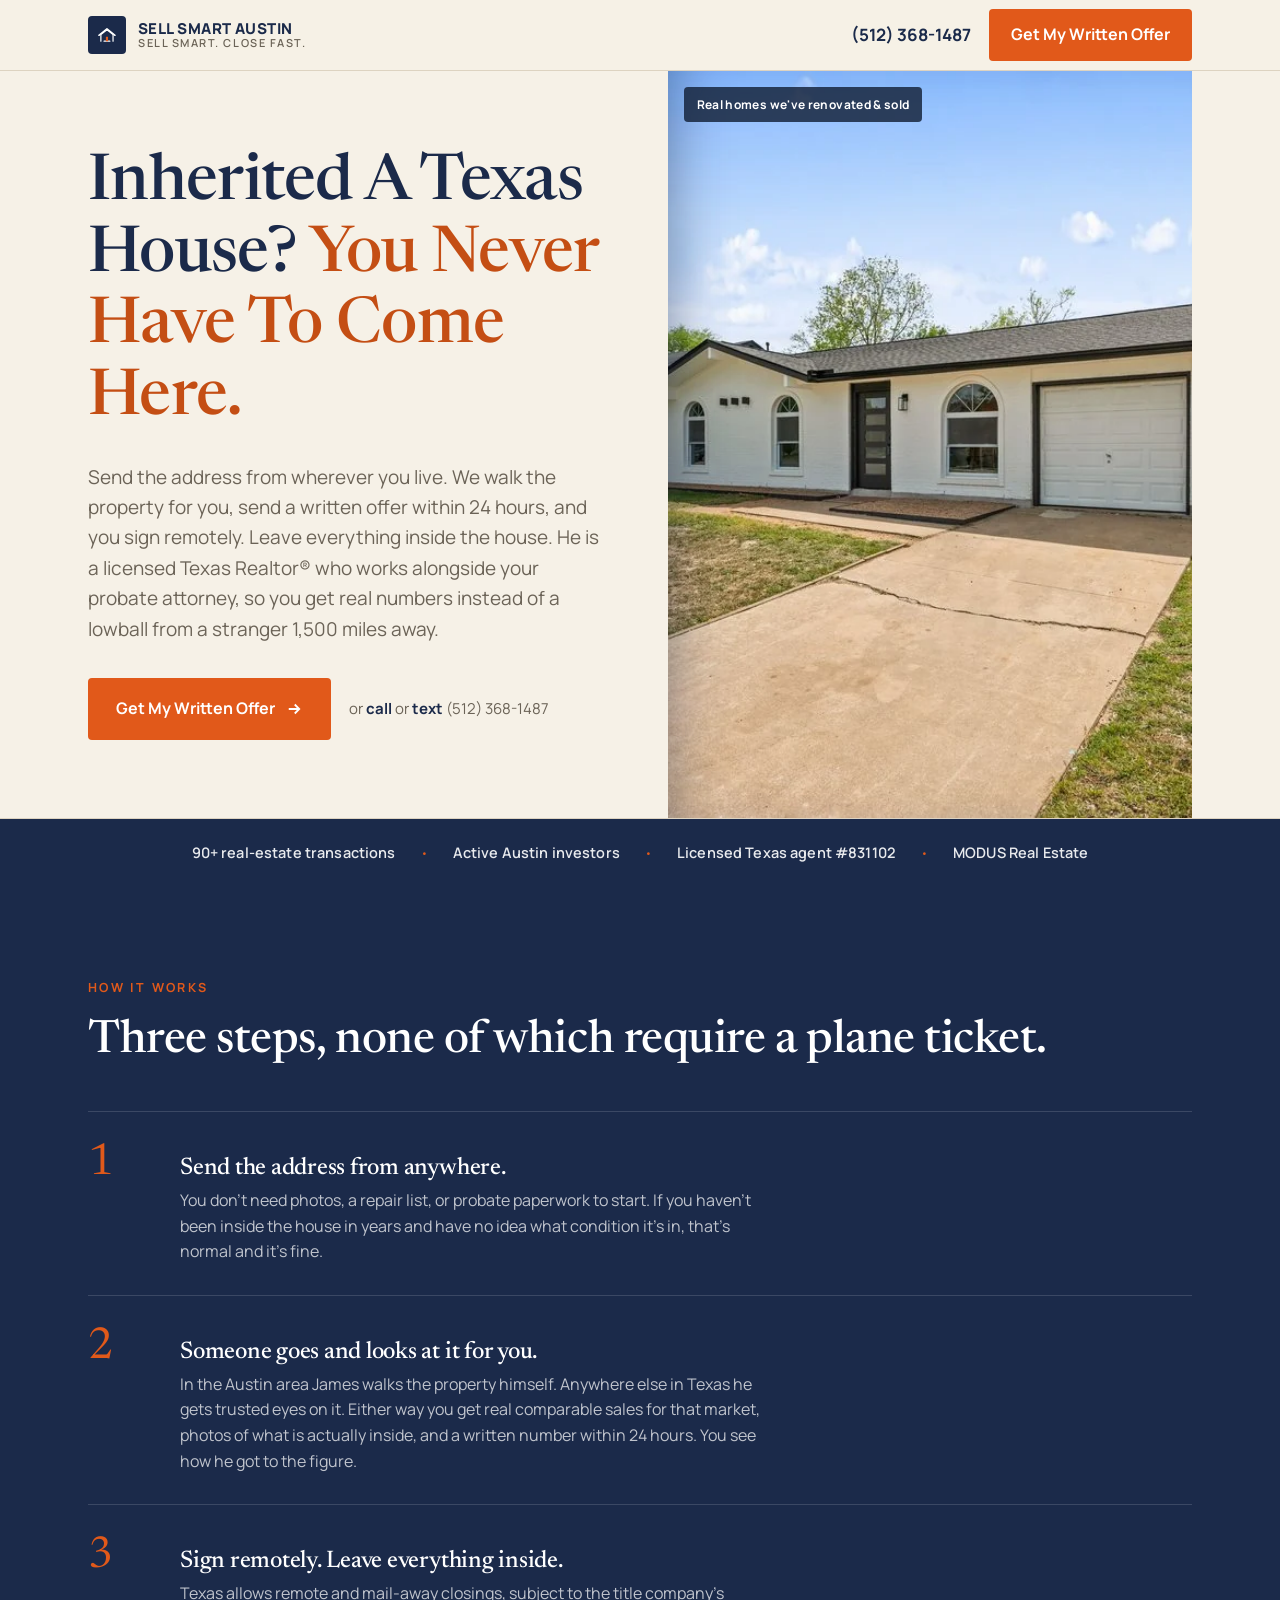
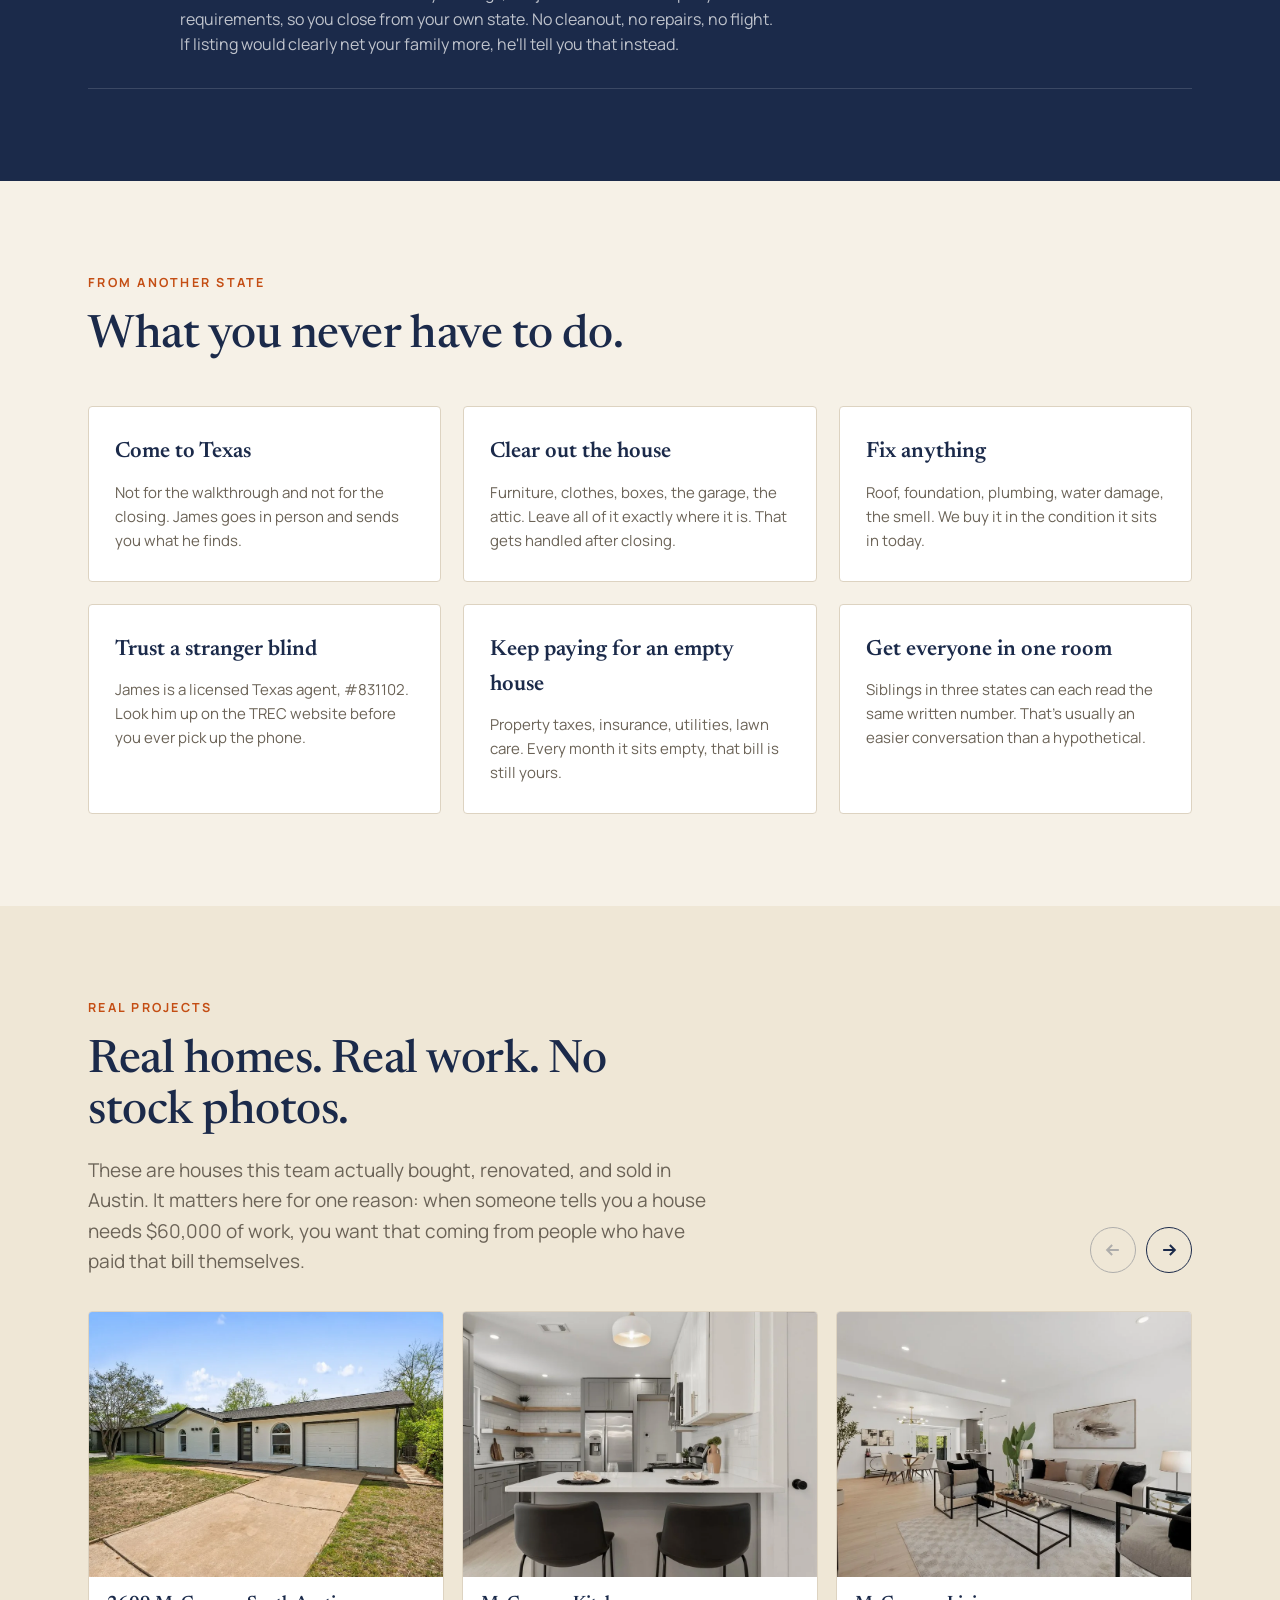
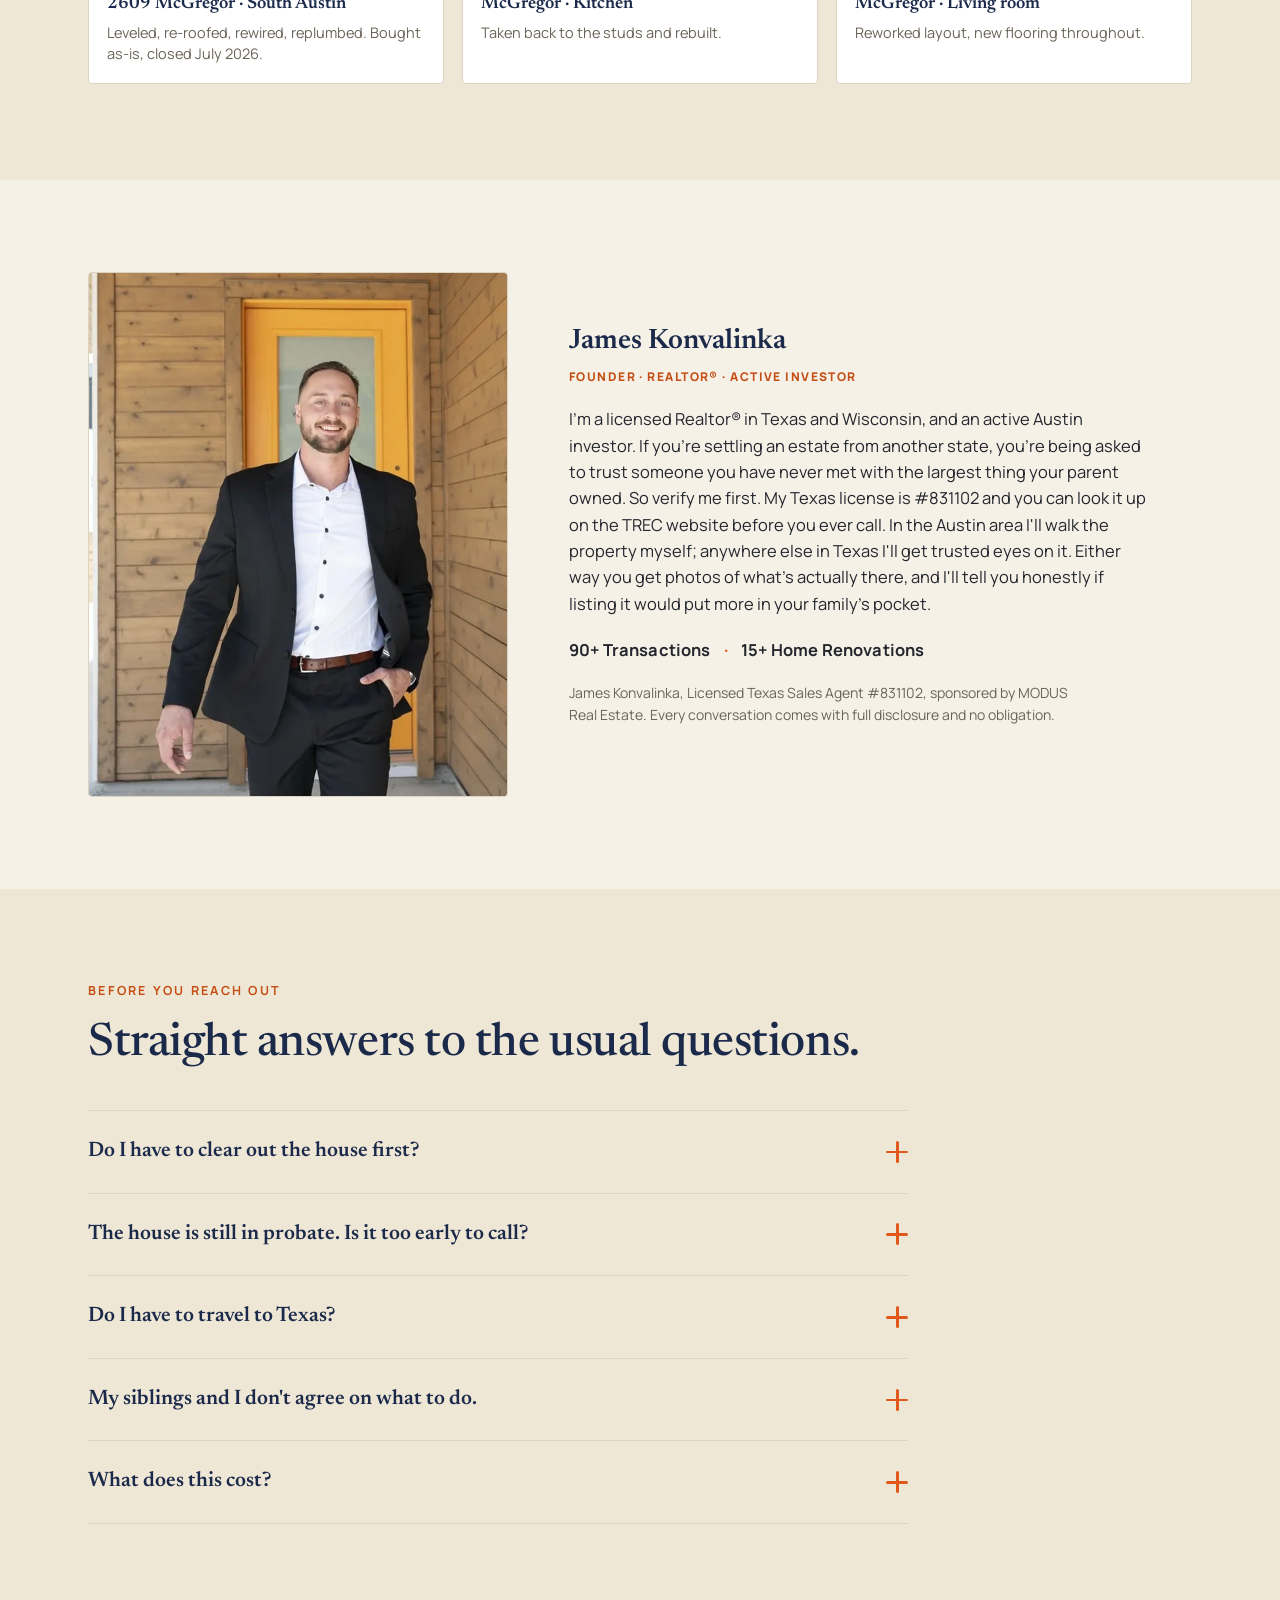
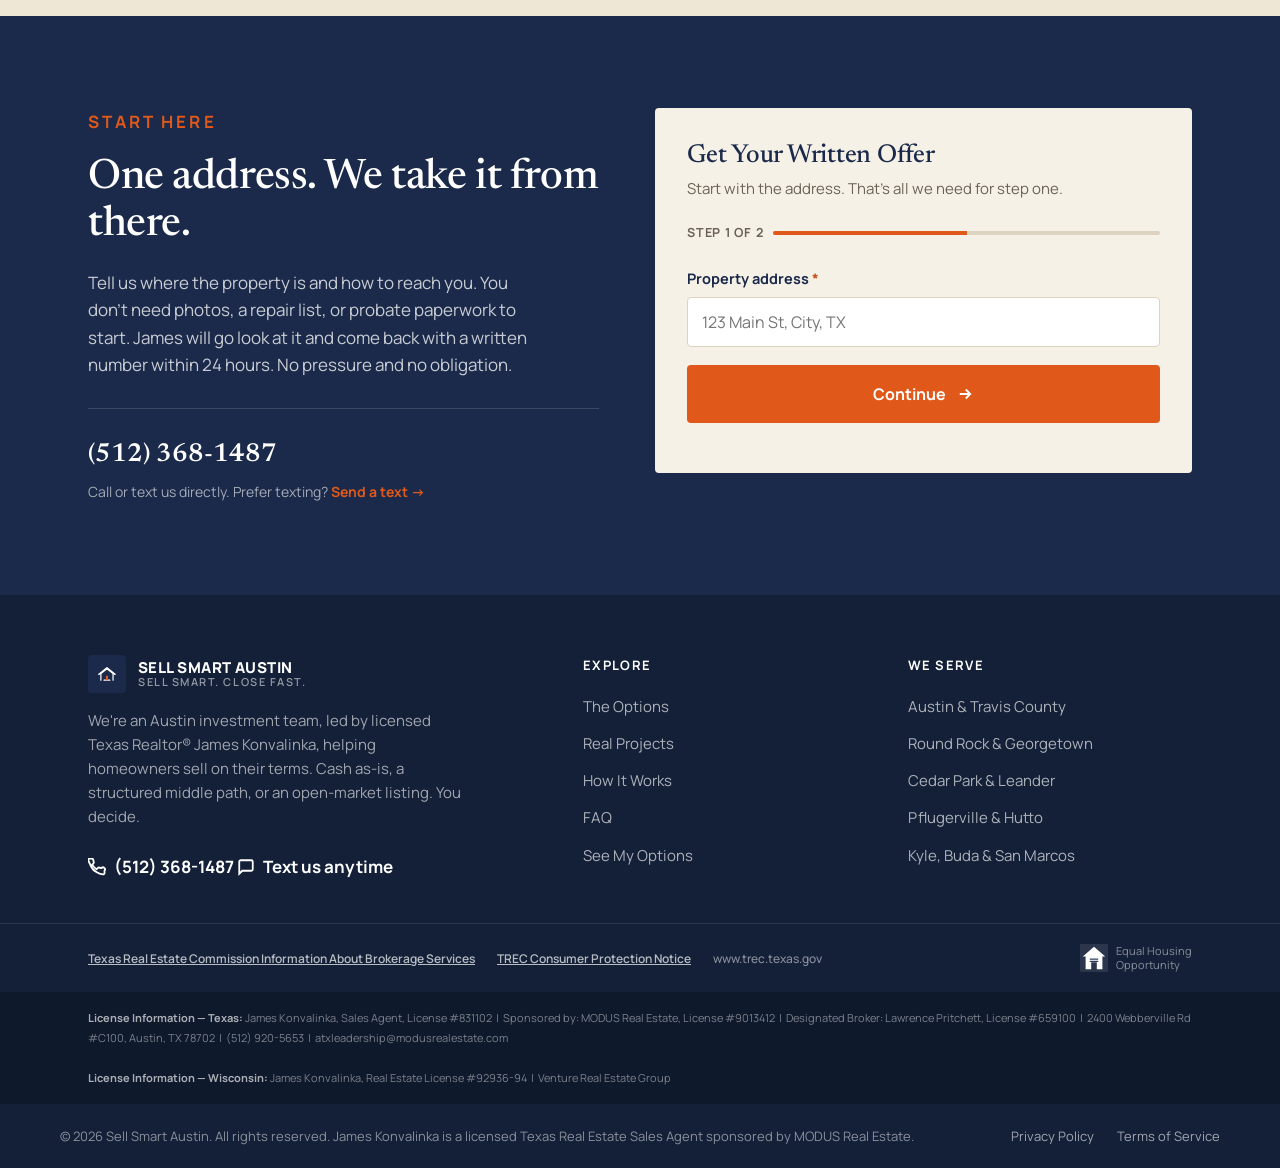
<file: inherited-property/index.html>
<!DOCTYPE html>
<html lang="en">
<head>
<meta charset="UTF-8">
<meta name="viewport" content="width=device-width, initial-scale=1.0">
<title>Inherited A Texas House? | Sell From Out Of State | Sell Smart Austin</title>
<meta name="description" content="Inherited a house in Texas but live in another state? Sell it as-is without coming here and without clearing it out. Licensed Texas agent. Free written offer.">

<!--
  Google Ads landing page (inherited-property) for Campaign 4 "Out Of State",
  which targets the entire US and filters geographically via keywords.
  Derived from cash-offer/index.html: identical form wiring, conversion
  tracking, consent gate and TREC footer. Built 2026-07-31.
  Google tag: dormant until the AW- conversion ID exists
  (see SellSmartAustin/import/PRELAUNCH-GATE-CHECKLIST.md, Gate 2).
-->

<link rel="preconnect" href="https://fonts.googleapis.com">
<link rel="preconnect" href="https://fonts.gstatic.com" crossorigin>
<link href="https://fonts.googleapis.com/css2?family=Manrope:wght@400;500;600;700;800&family=Newsreader:ital,opsz,wght@0,6..72,400;0,6..72,500;0,6..72,600;1,6..72,400&display=swap" rel="stylesheet">

<!-- Meta Pixel (init only; PageView + Lead are fired from the app code — Lead only after a confirmed lead) -->
<script>!function(f,b,e,v,n,t,s){if(f.fbq)return;n=f.fbq=function(){n.callMethod?n.callMethod.apply(n,arguments):n.queue.push(arguments)};if(!f._fbq)f._fbq=n;n.push=n;n.loaded=!0;n.version='2.0';n.queue=[];t=b.createElement(e);t.async=!0;t.src=v;s=b.getElementsByTagName(e)[0];s.parentNode.insertBefore(t,s)}(window,document,'script','https://connect.facebook.net/en_US/fbevents.js');fbq('init','5191741884383418');</script>
<noscript><img height="1" width="1" style="display:none" src="https://www.facebook.com/tr?id=5191741884383418&ev=PageView&noscript=1"/></noscript>

<!-- Google tag (gtag.js) — Google Ads conversion tracking, account AW-18359778796 -->
<script async src="https://www.googletagmanager.com/gtag/js?id=AW-18359778796"></script>
<script>window.dataLayer=window.dataLayer||[];function gtag(){dataLayer.push(arguments);}gtag('js',new Date());gtag('config','AW-18359778796');</script>

<script>document.documentElement.className += " js";</script>

<style>
  :root {
    --navy:      #1B2A4A;
    --navy-deep: #132038;
    --cream:     #F6F1E7;
    --cream-2:   #EFE7D6;
    --orange:    #E1591A;
    --orange-ink:#c44e14;
    --ink:       #23262d;
    --muted:     #6b6357;
    --line:      #ddd3c1;
    --line-navy: rgba(255,255,255,0.14);
    --white:     #ffffff;
    --radius:    4px;
    --maxw:      1160px;
  }

  * { margin:0; padding:0; box-sizing:border-box; }

  html { scroll-behavior:smooth; }

  body {
    font-family:'Manrope', system-ui, sans-serif;
    color:var(--ink);
    background:var(--cream);
    line-height:1.6;
    font-size:17px;
    -webkit-font-smoothing:antialiased;
  }

  h1,h2,h3 { font-family:'Newsreader', Georgia, serif; font-weight:500; line-height:1.12; letter-spacing:-0.01em; color:var(--navy); }

  a { color:inherit; }

  .wrap { max-width:var(--maxw); margin:0 auto; padding:0 28px; }

  section { padding:92px 0; }

  .eyebrow {
    font-family:'Manrope', sans-serif;
    font-size:12.5px; font-weight:700; letter-spacing:0.18em; text-transform:uppercase;
    color:var(--orange-ink); margin-bottom:18px;
  }

  .h2 { font-size:clamp(30px, 4vw, 46px); }
  .lead { font-size:19px; color:var(--muted); max-width:60ch; }

  /* Buttons */
  .btn {
    display:inline-flex; align-items:center; gap:10px;
    font-family:'Manrope',sans-serif; font-weight:700; font-size:16px;
    padding:16px 26px; border-radius:var(--radius); border:2px solid transparent;
    cursor:pointer; text-decoration:none; transition:background .18s, color .18s, border-color .18s;
    min-height:52px;
  }
  .btn-primary { background:var(--orange); color:#fff; }
  .btn-primary:hover { background:var(--orange-ink); }
  .btn-ghost { background:transparent; color:var(--navy); border-color:var(--navy); }
  .btn-ghost:hover { background:var(--navy); color:#fff; }
  .btn-ghost-light { background:transparent; color:#fff; border-color:rgba(255,255,255,0.5); }
  .btn-ghost-light:hover { background:#fff; color:var(--navy); border-color:#fff; }
  .btn:focus-visible, a:focus-visible, input:focus-visible, select:focus-visible, textarea:focus-visible, button:focus-visible {
    outline:3px solid var(--orange); outline-offset:2px;
  }

  /* ── NAV ── */
  header.nav {
    position:sticky; top:0; z-index:100;
    background:rgba(246,241,231,0.92); backdrop-filter:saturate(180%) blur(8px);
    border-bottom:1px solid var(--line);
  }
  .nav-inner { display:flex; align-items:center; justify-content:space-between; height:70px; }
  .brand { display:flex; align-items:center; gap:12px; text-decoration:none; }
  .brand .mark { width:38px; height:38px; border-radius:4px; display:block; }
  .brand .name { font-family:'Manrope',sans-serif; font-weight:800; letter-spacing:0.03em; font-size:15px; color:var(--navy); line-height:1.05; }
  .brand .name span { display:block; font-weight:600; font-size:11px; letter-spacing:0.14em; color:var(--muted); text-transform:uppercase; }
  .nav-links { display:flex; align-items:center; gap:30px; }
  .nav-links a { font-size:15px; font-weight:600; color:var(--navy); text-decoration:none; opacity:.82; }
  .nav-links a:hover { opacity:1; color:var(--orange-ink); }
  .nav-cta { display:flex; align-items:center; gap:18px; }
  .nav-cta .btn { white-space:nowrap; }
  .nav-phone { font-weight:700; color:var(--navy); text-decoration:none; white-space:nowrap; }
  .nav-toggle { display:none; background:none; border:0; cursor:pointer; color:var(--navy); padding:4px; align-items:center; }

  /* Mobile dropdown menu */
  .mobile-menu { display:none; flex-direction:column; background:var(--cream); border-bottom:1px solid var(--line); padding:6px 20px 16px; }
  .mobile-menu.open { display:flex; }
  .mobile-menu > a { padding:13px 2px; font-size:16px; font-weight:600; color:var(--navy); text-decoration:none; border-bottom:1px solid var(--line); }
  .mobile-menu .mm-cta { margin-top:12px; justify-content:center; border-bottom:0; min-height:48px; }
  .mobile-menu .mm-call { border-bottom:0; text-align:center; color:var(--orange-ink); font-weight:700; }

  /* Mobile sticky bottom CTA bar */
  .sticky-cta { display:none; }
  .sticky-call { display:flex; flex-direction:column; align-items:center; justify-content:center; gap:2px; color:var(--navy); text-decoration:none; font-weight:700; font-size:12px; letter-spacing:0.02em; padding:0 16px; border:1.5px solid var(--navy); border-radius:var(--radius); }
  .sticky-offer { flex:1; justify-content:center; min-height:50px; font-size:15px; }

  /* ── HERO ── */
  .hero { background:var(--cream); border-bottom:1px solid var(--line); padding:0; }
  .hero-grid { display:grid; grid-template-columns:1.05fr 0.95fr; align-items:stretch; gap:0; }
  .hero-copy { padding:78px 56px 78px 0; align-self:center; }
  .hero h1 { font-size:clamp(38px, 5.4vw, 64px); }
  .hero h1 em { font-style:normal; color:var(--orange-ink); }
  .hero-sub { font-size:19px; color:var(--muted); margin:26px 0 34px; max-width:46ch; }
  .hero-actions { display:flex; align-items:center; gap:18px; flex-wrap:wrap; }
  .hero-callnote { font-size:15px; color:var(--muted); }
  .hero-callnote a { color:var(--navy); font-weight:700; text-decoration:none; }
  .hero-media { position:relative; min-height:520px; overflow:hidden; background:var(--navy); }
  .hero-media .hc-slide { position:absolute; inset:0; width:100%; height:100%; object-fit:cover; object-position:center; opacity:0; transition:opacity .9s ease; }
  .hero-media .hc-slide.active { opacity:1; }
  .hero-media::after { content:""; position:absolute; inset:0; box-shadow:inset 40px 0 60px -40px rgba(27,42,74,0.5); pointer-events:none; z-index:1; }
  .hc-badge { position:absolute; top:16px; left:16px; z-index:2; background:rgba(19,32,56,0.82); color:#fff; font-size:12px; font-weight:700; letter-spacing:0.03em; padding:8px 13px; border-radius:4px; }
  .hc-dots { position:absolute; bottom:16px; left:0; right:0; z-index:2; display:flex; gap:8px; justify-content:center; }
  .hc-dot { width:9px; height:9px; border-radius:50%; background:rgba(255,255,255,0.5); border:0; padding:0; cursor:pointer; transition:background .2s; }
  .hc-dot.active { background:var(--orange); }

  /* ── PROOF LINE ── */
  .proof { background:var(--navy); color:#fff; padding:0; }
  .proof-inner { display:flex; align-items:center; justify-content:center; flex-wrap:wrap; gap:10px 26px; padding:20px 28px; text-align:center; }
  .proof-item { font-size:14.5px; font-weight:600; color:rgba(255,255,255,0.9); letter-spacing:0.01em; }
  .proof-dot { color:var(--orange); font-weight:800; }

  /* ── OPTIONS (cash-first asymmetric) ── */
  #options { background:var(--cream); }
  .options-head { max-width:60ch; margin-bottom:44px; }
  .options-grid { display:grid; grid-template-columns:1.7fr 1fr; gap:26px; align-items:stretch; }
  .cash-panel {
    background:var(--navy); color:#fff; border-radius:var(--radius);
    padding:46px 44px; position:relative; overflow:hidden;
    display:flex; flex-direction:column;
  }
  .cash-panel .tag { font-size:12.5px; font-weight:700; letter-spacing:0.16em; text-transform:uppercase; color:var(--orange); margin-bottom:16px; }
  .cash-panel h3 { color:#fff; font-size:40px; margin-bottom:8px; }
  .cash-panel .desc-lead { font-size:16px; color:rgba(255,255,255,0.62); margin-bottom:26px; font-weight:600; }
  .cash-panel p { color:rgba(255,255,255,0.86); font-size:16.5px; margin-bottom:26px; max-width:48ch; }
  .cash-points { list-style:none; display:flex; flex-direction:column; gap:12px; margin-bottom:32px; }
  .cash-points li { display:flex; gap:12px; align-items:flex-start; font-size:16px; color:rgba(255,255,255,0.92); }
  .cash-points svg { flex-shrink:0; margin-top:3px; color:var(--orange); }
  .cash-panel .btn { align-self:flex-start; margin-top:auto; }
  .cash-fine { font-size:13px; color:rgba(255,255,255,0.5); margin-top:16px; max-width:46ch; }

  .alt-col { display:flex; flex-direction:column; gap:22px; }
  .alt {
    background:#fff; border:1px solid var(--line); border-radius:var(--radius);
    padding:28px 26px; flex:1;
  }
  .alt h4 { font-family:'Newsreader',serif; font-weight:600; font-size:22px; color:var(--navy); margin-bottom:10px; }
  .alt p { font-size:15px; color:var(--muted); }

  /* ── PROJECTS ── */
  #projects { background:var(--cream-2); }
  .projects-head { max-width:62ch; margin-bottom:56px; }
  .project { display:grid; grid-template-columns:1fr 1fr; gap:40px; align-items:center; padding:0 0 76px; }
  .project:last-of-type { padding-bottom:0; }
  .project.flip .p-media { order:2; }
  .project-establish { width:100%; height:auto; display:block; border-radius:var(--radius); border:1px solid var(--line); }
  .p-thumbs { display:grid; grid-template-columns:1fr 1fr; gap:12px; margin-top:12px; }
  .p-thumbs img { width:100%; height:100%; object-fit:cover; aspect-ratio:1/1; border-radius:var(--radius); border:1px solid var(--line); display:block; }
  .p-thumbs.three { grid-template-columns:1fr 1fr 1fr; }
  .p-num { font-family:'Newsreader',serif; font-size:15px; letter-spacing:0.14em; color:var(--orange-ink); font-weight:600; text-transform:uppercase; margin-bottom:14px; }
  .project h3 { font-size:29px; margin-bottom:8px; }
  .project .p-place { font-size:14px; font-weight:700; letter-spacing:0.04em; text-transform:uppercase; color:var(--muted); margin-bottom:18px; }
  .project p.p-body { font-size:16.5px; color:var(--ink); margin-bottom:16px; }
  .project .p-status { font-size:14.5px; color:var(--muted); border-left:3px solid var(--orange); padding-left:14px; }

  /* ── HOW IT WORKS ── */
  #how { background:var(--navy); color:#fff; }
  #how h2 { color:#fff; }
  .how-head { margin-bottom:44px; }
  .how-head .lead { color:rgba(255,255,255,0.7); }
  .steps { border-top:1px solid var(--line-navy); }
  .step { display:grid; grid-template-columns:auto 1fr; gap:28px; align-items:baseline; padding:30px 0; border-bottom:1px solid var(--line-navy); }
  .step .n { font-family:'Newsreader',serif; font-size:44px; color:var(--orange); line-height:1; min-width:64px; }
  .step h3 { color:#fff; font-size:24px; margin-bottom:6px; }
  .step p { color:rgba(255,255,255,0.72); font-size:16px; max-width:60ch; }

  /* ── TEAM ── */
  #team { background:var(--cream); }
  .team-head { max-width:60ch; margin-bottom:52px; }
  .team-head .lead { margin-top:16px; }
  .person { display:grid; grid-template-columns:0.82fr 1.18fr; gap:48px; align-items:center; padding-bottom:60px; }
  .person:last-of-type { padding-bottom:0; }
  .person.flip .person-photo-wrap { order:2; }
  .person-photo { width:100%; height:auto; display:block; border-radius:var(--radius); border:1px solid var(--line); }
  .person-photo-wrap { max-width:420px; }
  .person-name { font-family:'Newsreader',serif; font-size:28px; font-weight:600; color:var(--navy); line-height:1.1; }
  .person-role { display:inline-block; font-size:12px; font-weight:800; letter-spacing:0.12em; text-transform:uppercase; color:var(--orange-ink); margin:10px 0 20px; }
  .person p { font-size:16.5px; color:var(--ink); margin-bottom:16px; max-width:58ch; }
  .person .lic-note { font-size:14px; color:var(--muted); margin-top:18px; }
  .exp-line { font-size:15px; font-weight:700; color:var(--navy); letter-spacing:0.01em; margin-top:20px; }
  .exp-line .sep { color:var(--orange); margin:0 10px; }

  /* ── FAQ ── */
  #faq { background:var(--cream-2); }
  .faq-head { margin-bottom:40px; }
  .faq-list { max-width:820px; border-top:1px solid var(--line); }
  .faq-item { border-bottom:1px solid var(--line); }
  .faq-q { width:100%; text-align:left; background:none; border:0; cursor:pointer;
    display:flex; justify-content:space-between; align-items:center; gap:20px;
    padding:24px 0; font-family:'Newsreader',serif; font-size:21px; font-weight:600; color:var(--navy); }
  .faq-q .ic { flex-shrink:0; width:22px; height:22px; position:relative; transition:transform .2s; }
  .faq-q .ic::before, .faq-q .ic::after { content:""; position:absolute; background:var(--orange); border-radius:2px; }
  .faq-q .ic::before { top:10px; left:0; width:22px; height:2.5px; }
  .faq-q .ic::after { top:0; left:10px; width:2.5px; height:22px; transition:opacity .2s; }
  .faq-item[open] .faq-q .ic::after { opacity:0; }
  .faq-a { padding:0 0 26px; font-size:16.5px; color:var(--muted); max-width:70ch; }
  details > summary { list-style:none; }
  details > summary::-webkit-details-marker { display:none; }

  /* ── INTAKE ── */
  #intake { background:var(--navy); color:#fff; }
  .intake-grid { display:grid; grid-template-columns:1fr 1.05fr; gap:56px; align-items:start; }
  .intake-pitch h2 { color:#fff; font-size:clamp(28px,3.6vw,42px); margin-bottom:20px; }
  .intake-pitch p { color:rgba(255,255,255,0.76); font-size:17px; margin-bottom:20px; max-width:46ch; }
  .intake-pitch .callbox { margin-top:30px; padding-top:26px; border-top:1px solid var(--line-navy); }
  .intake-pitch .callbox a { color:#fff; font-family:'Newsreader',serif; font-size:26px; font-weight:600; text-decoration:none; }
  .intake-pitch .callbox span { display:block; color:rgba(255,255,255,0.6); font-size:14px; margin-top:4px; }
  .intake-pitch .callbox span a { font-family:'Manrope',sans-serif; font-size:14px; font-weight:700; color:var(--orange); text-decoration:none; white-space:nowrap; }

  .form-card { background:var(--cream); color:var(--ink); border-radius:var(--radius); padding:34px 32px; }
  .form-head { margin-bottom:22px; }
  .form-head h3 { font-size:26px; margin-bottom:6px; }
  .form-head p { font-size:15px; color:var(--muted); }
  .progress { display:flex; align-items:center; gap:10px; margin:18px 0 24px; }
  .progress .bar { height:4px; flex:1; background:var(--line); border-radius:3px; overflow:hidden; }
  .progress .bar i { display:block; height:100%; width:50%; background:var(--orange); transition:width .3s; }
  .progress .lbl { font-size:12.5px; font-weight:700; letter-spacing:0.06em; text-transform:uppercase; color:var(--muted); white-space:nowrap; }

  .field { margin-bottom:18px; }
  .field label { display:block; font-size:14.5px; font-weight:700; color:var(--navy); margin-bottom:7px; }
  .field .req { color:var(--orange-ink); }
  .field input, .field select, .field textarea {
    width:100%; font-family:'Manrope',sans-serif; font-size:16px; color:var(--ink);
    padding:13px 14px; border:1.5px solid var(--line); border-radius:var(--radius); background:#fff;
  }
  .field textarea { resize:vertical; min-height:84px; }
  .field .hint { font-size:12.5px; color:var(--muted); margin-top:5px; }
  .field .err { display:none; font-size:13px; color:#c0341d; font-weight:600; margin-top:6px; }
  .field.invalid input, .field.invalid select, .field.invalid textarea { border-color:#c0341d; }
  .field.invalid .err { display:block; }

  .consent { display:flex; gap:11px; align-items:flex-start; margin-bottom:14px; }
  .consent input { width:19px; height:19px; margin-top:3px; flex-shrink:0; accent-color:var(--orange); }
  .consent label { font-size:12.5px; color:var(--muted); line-height:1.5; }
  .consent label a { color:var(--orange-ink); font-weight:600; }
  .consent.invalid label { color:#c0341d; }

  .step-pane { display:none; }
  .step-pane.active { display:block; }
  .form-nav { display:flex; align-items:center; gap:14px; margin-top:8px; }
  .form-nav .btn { flex:1; justify-content:center; }
  .btn-back { background:none; border:0; color:var(--navy); font-weight:700; cursor:pointer; font-family:'Manrope',sans-serif; font-size:15px; padding:12px; }

  .form-state { display:none; text-align:center; padding:20px 6px; }
  .form-state.show { display:block; }
  .form-state .ic { width:56px; height:56px; border-radius:50%; display:flex; align-items:center; justify-content:center; margin:0 auto 18px; }
  .form-state.ok .ic { background:rgba(22,120,60,0.12); color:#16783c; }
  .form-state.fail .ic { background:rgba(192,52,29,0.12); color:#c0341d; }
  .form-state h3 { margin-bottom:12px; }
  .form-state p { font-size:15.5px; color:var(--muted); margin-bottom:20px; max-width:40ch; margin-left:auto; margin-right:auto; }
  .form-state .btn { justify-content:center; }
  .form-restart { background:none; border:0; color:var(--muted); text-decoration:underline; cursor:pointer; font-size:14px; margin-top:14px; font-family:'Manrope',sans-serif; }
  .mock-note { font-size:11.5px; color:var(--muted); text-align:center; margin-top:16px; opacity:.8; }

  /* ── FOOTER ── */
  footer { background:var(--navy-deep); color:rgba(255,255,255,0.7); padding:0; }
  .foot-main { display:grid; grid-template-columns:1.6fr 1fr 1fr; gap:40px; padding:60px 0 40px; }
  .foot-brand p { font-size:15px; color:rgba(255,255,255,0.6); margin:16px 0; max-width:42ch; }
  .foot-brand .foot-phone { color:#fff; font-weight:700; text-decoration:none; display:inline-flex; align-items:center; gap:8px; }
  .foot-col h4 { color:#fff; font-family:'Manrope',sans-serif; font-size:13px; letter-spacing:0.1em; text-transform:uppercase; margin-bottom:16px; }
  .foot-col ul { list-style:none; }
  .foot-col li { margin-bottom:10px; }
  .foot-col a { color:rgba(255,255,255,0.65); text-decoration:none; font-size:15px; }
  .foot-col a:hover { color:#fff; }
  .trec-bar { border-top:1px solid rgba(255,255,255,0.1); padding:20px 0; }
  .trec-bar .row { display:flex; align-items:center; justify-content:space-between; flex-wrap:wrap; gap:16px; }
  .trec-links { display:flex; gap:22px; flex-wrap:wrap; align-items:center; }
  .trec-links a { font-size:12px; color:rgba(255,255,255,0.7); text-decoration:underline; font-weight:600; }
  .trec-links a.plain { text-decoration:none; color:rgba(255,255,255,0.5); font-weight:500; }
  .eho { display:flex; align-items:center; gap:8px; }
  .eho span { font-size:11px; color:rgba(255,255,255,0.5); line-height:1.3; }
  .lic-block { background:rgba(0,0,0,0.22); padding:16px 0; }
  .lic-block p { font-size:11px; color:rgba(255,255,255,0.45); line-height:1.8; }
  .lic-block strong { color:rgba(255,255,255,0.65); font-weight:700; }
  .lic-block a { color:rgba(255,255,255,0.45); text-decoration:none; }
  .foot-bottom { display:flex; justify-content:space-between; align-items:center; flex-wrap:wrap; gap:14px; padding:22px 0; font-size:13px; color:rgba(255,255,255,0.5); }
  .foot-bottom a { color:rgba(255,255,255,0.6); text-decoration:none; margin-left:20px; }

  /* Reveal animation */
  /* Hidden only once JS is confirmed alive (see the .js script in <head>).
     Without JS nothing is ever hidden, so the page can never render blank. */
  .js .reveal { opacity:0; transform:translateY(18px); transition:opacity .6s ease, transform .6s ease; }
  .reveal.in { opacity:1; transform:none; }

  /* Real Projects carousel: swipe on mobile, arrows on desktop */
  .pcar-head { display:flex; align-items:flex-end; justify-content:space-between; gap:24px; margin-bottom:34px; }
  .pcar-head .projects-head { margin-bottom:0; }
  .pcar-btns { display:flex; gap:10px; flex-shrink:0; padding-bottom:4px; }
  .pcar-btn { width:46px; height:46px; border-radius:50%; border:1.5px solid var(--navy); background:transparent; color:var(--navy); cursor:pointer; display:flex; align-items:center; justify-content:center; transition:background .18s, color .18s, opacity .18s; }
  .pcar-btn:hover:not(:disabled) { background:var(--navy); color:#fff; }
  .pcar-btn:disabled { opacity:.3; cursor:default; }
  .pcar { display:flex; gap:18px; overflow-x:auto; scroll-snap-type:x mandatory; scroll-behavior:smooth; -webkit-overflow-scrolling:touch; scrollbar-width:none; padding-bottom:4px; }
  .pcar::-webkit-scrollbar { display:none; }
  .pcar-card { flex:0 0 calc((100% - 36px) / 3); scroll-snap-align:start; background:#fff; border:1px solid var(--line); border-radius:var(--radius); overflow:hidden; }
  .pcar-card img { width:100%; height:auto; aspect-ratio:4/3; object-fit:cover; display:block; }
  .pcar-card .pc-body { padding:16px 18px 18px; }
  .pcar-card h4 { font-family:'Newsreader',Georgia,serif; font-weight:600; font-size:18px; color:var(--navy); line-height:1.25; margin-bottom:6px; }
  .pcar-card p { font-size:14.5px; color:var(--muted); line-height:1.5; }
  @media (max-width:960px) {
    .pcar-card { flex-basis:78%; }
    .pcar-btns { display:none; }
    .pcar-head { display:block; }
  }
  @media (prefers-reduced-motion:reduce) { .pcar { scroll-behavior:auto; } }
  /* ── RESPONSIVE ── */
  @media (max-width:960px) {
    .nav-links { display:none; }
    .nav-toggle { display:inline-flex; }
    .hero-grid { grid-template-columns:1fr; }
    .hero-copy { padding:56px 0 40px; }
    .hero-media { min-height:420px; order:-1; }
    .options-grid { grid-template-columns:1fr; }
    .project, .project.flip { grid-template-columns:1fr; gap:22px; }
    .project.flip .p-media { order:0; }
    .person, .person.flip { grid-template-columns:1fr; gap:26px; }
    .person.flip .person-photo-wrap { order:0; }
    .person-photo-wrap { max-width:340px; }
    .intake-grid { grid-template-columns:1fr; gap:34px; }
  }
  @media (max-width:560px) {
    section { padding:64px 0; }
    .wrap { padding:0 20px; }
    /* Mobile nav: drop the redundant CTA button (hero has it) so the header
       fits — keep the tap-to-call phone, which is the higher-intent action. */
    .nav-inner { height:62px; }
    .nav-cta .btn { display:none; }
    .brand .name { font-size:13.5px; }
    .brand .name span { font-size:9px; }
    .brand .mark { width:34px; height:34px; }
    .nav-phone { font-size:15px; }
    .cash-panel { padding:34px 26px; }
    .cash-panel h3 { font-size:32px; }
    .form-card { padding:26px 20px; }
    .step .n { font-size:34px; min-width:48px; }
    .foot-main { grid-template-columns:1fr; gap:28px; }
    .proof-inner { flex-direction:column; gap:8px; }
    .proof-dot { display:none; }
    /* Sticky bottom CTA bar on phones */
    body { padding-bottom:76px; }
    .sticky-cta {
      display:flex; gap:10px; align-items:stretch;
      position:fixed; left:0; right:0; bottom:0; z-index:200;
      background:rgba(246,241,231,0.97); -webkit-backdrop-filter:blur(6px); backdrop-filter:blur(6px);
      border-top:1px solid var(--line);
      padding:10px 14px calc(10px + env(safe-area-inset-bottom));
    }
  }
  @media (prefers-reduced-motion:reduce) {
    html { scroll-behavior:auto; }
    .js .reveal { transition:none; opacity:1; transform:none; }
    * { transition:none !important; }
  }
</style>
<style>
  /* LP-only overrides: no nav links off the page; paid click stays here. */
  .nav-links, .nav-toggle, .mobile-menu { display:none !important; }
  .hero-media { min-height:440px; }
  .lp-two-num { display:grid; grid-template-columns:repeat(3,1fr); gap:22px; }
  @media (max-width:960px) {
    .lp-two-num { grid-template-columns:1fr; }
      /* Paid traffic: the ad-matching headline must be the first thing seen.
       Homepage puts the photo first on mobile; the LP flips that. */
    .hero-media { order:2; min-height:300px; }
    .hero-copy { padding:44px 0 36px; }
  }
</style>
<script type="application/ld+json">
{
  "@context": "https://schema.org",
  "@graph": [
    {
      "@type": "WebPage",
      "url": "https://sellsmartaustin.com/inherited-property/",
      "name": "Inherited A Texas House? Sell From Out Of State | Sell Smart Austin",
      "description": "Sell an inherited Texas house as-is without traveling and without clearing it out. Licensed Texas agent. Free written offer.",
      "isPartOf": {
        "@id": "https://sellsmartaustin.com/#website"
      },
      "about": {
        "@id": "https://sellsmartaustin.com/#business"
      }
    },
    {
      "@type": "Service",
      "name": "Inherited and probate property sales",
      "description": "Help for heirs and out of state owners selling an inherited Texas house: as-is cash offers, listing when it nets more, remote closings, and coordination alongside your probate attorney.",
      "url": "https://sellsmartaustin.com/inherited-property/",
      "serviceType": "Inherited and probate property sales",
      "provider": {
        "@id": "https://sellsmartaustin.com/#business"
      },
      "areaServed": {
        "@type": "State",
        "name": "Texas"
      }
    },
    {
      "@type": "FAQPage",
      "mainEntity": [
        {
          "@type": "Question",
          "name": "Do I have to clear out the house first?",
          "acceptedAnswer": {
            "@type": "Answer",
            "text": "No. Furniture, clothing, paperwork, the garage, the attic: all of it can stay exactly where it is. You do not need to sort it, ship it, or hire anyone to haul it. Deciding what to keep is the part most families dread from a distance, and it is not a condition of selling."
          }
        },
        {
          "@type": "Question",
          "name": "The house is still in probate. Is it too early to call?",
          "acceptedAnswer": {
            "@type": "Answer",
            "text": "Usually not. We can often begin while probate is still open, depending on what authority the estate has been granted, and your attorney confirms what is permitted in your situation. To be clear about the line: in Texas an attorney is legally required for probate and for determining heirship, so we work alongside yours rather than in place of one. If you don't have an attorney yet, we can tell you what to go ask about."
          }
        },
        {
          "@type": "Question",
          "name": "Do I have to travel to Texas?",
          "acceptedAnswer": {
            "@type": "Answer",
            "text": "No. James walks the property in person and sends you photos of what he finds, so you are not guessing about condition from another state. Texas allows remote and mail-away closings, subject to the title company's requirements, so you sign from where you live."
          }
        },
        {
          "@type": "Question",
          "name": "My siblings and I don't agree on what to do.",
          "acceptedAnswer": {
            "@type": "Answer",
            "text": "Everyone on title has to sign, and we can't get around that. What we can do is put the same written number in front of all of you at once. Most disagreements we see are about an imagined price rather than a real one, and they get easier once there is an actual figure on paper to argue about."
          }
        },
        {
          "@type": "Question",
          "name": "What does this cost?",
          "acceptedAnswer": {
            "@type": "Answer",
            "text": "Nothing. The offer is free, in writing, and yours to turn down. If the number is too low, say so. If listing the house would clearly net your family more, James will tell you that instead, which is the advantage of asking a licensed agent rather than only a buyer."
          }
        }
      ]
    }
  ]
}
</script>
</head>
<body>

<header class="nav">
  <div class="wrap nav-inner">
    <span class="brand" aria-label="Sell Smart Austin">
      <svg class="mark" viewBox="0 0 400 400" xmlns="http://www.w3.org/2000/svg" aria-hidden="true">
        <rect width="400" height="400" rx="16" fill="#1B2A4A"/>
        <g transform="translate(94 128) scale(1.6)">
          <path d="M26 86V42L66 10l40 32v44" fill="none" stroke="#fff" stroke-width="8" stroke-linecap="round" stroke-linejoin="round"/>
          <path d="M13 47 66 4l53 43" fill="none" stroke="#fff" stroke-width="10" stroke-linecap="round" stroke-linejoin="round"/>
          <path d="M47 86H85" fill="none" stroke="#fff" stroke-width="8" stroke-linecap="round"/>
          <rect x="59" y="56.5" width="14" height="29.5" rx="2" fill="#E1591A"/>
        </g>
      </svg>
      <span class="name">SELL SMART AUSTIN<span>Sell Smart. Close Fast.</span></span>
    </span>
    <div class="nav-cta">
      <a href="tel:5123681487" class="nav-phone">(512) 368-1487</a>
      <a href="#intake" class="btn btn-primary" style="padding:11px 20px; min-height:44px;">Get My Written Offer</a>
    </div>
  </div>
</header>

<span id="top"></span>

<section class="hero" aria-labelledby="hero-h">
  <div class="wrap hero-grid">
    <div class="hero-copy">
      <h1 id="hero-h">Inherited A Texas House? <em>You Never Have To Come Here.</em></h1>
      <p class="hero-sub">Send the address from wherever you live. We walk the property for you, send a written offer within 24 hours, and you sign remotely. Leave everything inside the house. He is a licensed Texas Realtor&reg; who works alongside your probate attorney, so you get real numbers instead of a lowball from a stranger 1,500 miles away.</p>
      <div class="hero-actions">
        <a href="#intake" class="btn btn-primary">Get My Written Offer
          <svg width="18" height="18" viewBox="0 0 24 24" fill="none" stroke="currentColor" stroke-width="2.4"><path d="M5 12h14M13 6l6 6-6 6"/></svg>
        </a>
        <span class="hero-callnote">or <a href="tel:5123681487">call</a> or <a href="sms:5123681487">text</a> (512) 368-1487</span>
      </div>
    </div>
    <div class="hero-media" aria-label="A real Sell Smart Austin project">
      <span class="hc-badge">Real homes we've renovated &amp; sold</span>
      <img class="hc-slide active" src="/assets/projects/mcgregor-exterior.webp" width="1024" height="683" alt="Completed exterior of the McGregor renovation in South Austin" fetchpriority="high">
    </div>
  </div>
</section>

<div class="proof">
  <div class="wrap proof-inner">
    <span class="proof-item">90+ real-estate transactions</span>
    <span class="proof-dot" aria-hidden="true">·</span>
    <span class="proof-item">Active Austin investors</span>
    <span class="proof-dot" aria-hidden="true">·</span>
    <span class="proof-item">Licensed Texas agent #831102</span>
    <span class="proof-dot" aria-hidden="true">·</span>
    <span class="proof-item">MODUS Real Estate</span>
  </div>
</div>

<section id="how" aria-labelledby="how-h">
  <div class="wrap">
    <div class="how-head reveal">
      <p class="eyebrow" style="color:var(--orange);">How It Works</p>
      <h2 id="how-h" class="h2">Three steps, none of which require a plane ticket.</h2>
    </div>
    <div class="steps">
      <div class="step reveal"><div class="n">1</div><div><h3>Send the address from anywhere.</h3><p>You don't need photos, a repair list, or probate paperwork to start. If you haven't been inside the house in years and have no idea what condition it's in, that's normal and it's fine.</p></div></div>
      <div class="step reveal"><div class="n">2</div><div><h3>Someone goes and looks at it for you.</h3><p>In the Austin area James walks the property himself. Anywhere else in Texas he gets trusted eyes on it. Either way you get real comparable sales for that market, photos of what is actually inside, and a written number within 24 hours. You see how he got to the figure.</p></div></div>
      <div class="step reveal"><div class="n">3</div><div><h3>Sign remotely. Leave everything inside.</h3><p>Texas allows remote and mail-away closings, subject to the title company's requirements, so you close from your own state. No cleanout, no repairs, no flight. If listing would clearly net your family more, he'll tell you that instead.</p></div></div>
    </div>
  </div>
</section>

<section style="background:var(--cream);">
  <div class="wrap">
    <div class="options-head reveal" style="max-width:60ch; margin-bottom:44px;">
      <p class="eyebrow">From Another State</p>
      <h2 class="h2">What you never have to do.</h2>
    </div>
    <div class="lp-two-num" style="margin-bottom:22px;">
      <div class="alt reveal">
        <h4>Come to Texas</h4>
        <p>Not for the walkthrough and not for the closing. James goes in person and sends you what he finds.</p>
      </div>
      <div class="alt reveal">
        <h4>Clear out the house</h4>
        <p>Furniture, clothes, boxes, the garage, the attic. Leave all of it exactly where it is. That gets handled after closing.</p>
      </div>
      <div class="alt reveal">
        <h4>Fix anything</h4>
        <p>Roof, foundation, plumbing, water damage, the smell. We buy it in the condition it sits in today.</p>
      </div>
    </div>
    <div class="lp-two-num">
      <div class="alt reveal">
        <h4>Trust a stranger blind</h4>
        <p>James is a licensed Texas agent, #831102. Look him up on the TREC website before you ever pick up the phone.</p>
      </div>
      <div class="alt reveal">
        <h4>Keep paying for an empty house</h4>
        <p>Property taxes, insurance, utilities, lawn care. Every month it sits empty, that bill is still yours.</p>
      </div>
      <div class="alt reveal">
        <h4>Get everyone in one room</h4>
        <p>Siblings in three states can each read the same written number. That's usually an easier conversation than a hypothetical.</p>
      </div>
    </div>
  </div>
</section>

<section id="projects" style="background:var(--cream-2);">
  <div class="wrap">
    <div class="pcar-head reveal">
      <div class="projects-head">
        <p class="eyebrow">Real Projects</p>
        <h2 class="h2">Real homes. Real work. No stock photos.</h2>
        <p class="lead" style="margin-top:16px;">These are houses this team actually bought, renovated, and sold in Austin. It matters here for one reason: when someone tells you a house needs $60,000 of work, you want that coming from people who have paid that bill themselves.</p>
      </div>
      <div class="pcar-btns">
        <button class="pcar-btn" id="pcar-prev" type="button" aria-label="Previous projects"><svg width="20" height="20" viewBox="0 0 24 24" fill="none" stroke="currentColor" stroke-width="2.4" aria-hidden="true"><path d="M19 12H5M11 18l-6-6 6-6"/></svg></button>
        <button class="pcar-btn" id="pcar-next" type="button" aria-label="Next projects"><svg width="20" height="20" viewBox="0 0 24 24" fill="none" stroke="currentColor" stroke-width="2.4" aria-hidden="true"><path d="M5 12h14M13 6l6 6-6 6"/></svg></button>
      </div>
    </div>
    <div class="pcar reveal" id="pcar" tabindex="0" role="group" aria-label="Projects Sell Smart Austin has bought, renovated and sold. Scroll horizontally to see more.">
      <figure class="pcar-card">
        <img src="/assets/projects/mcgregor-exterior.webp" alt="Completed exterior of the McGregor renovation in South Austin" loading="lazy" width="1024" height="768">
        <figcaption class="pc-body">
          <h4>2609 McGregor · South Austin</h4>
          <p>Leveled, re-roofed, rewired, replumbed. Bought as-is, closed July 2026.</p>
        </figcaption>
      </figure>
      <figure class="pcar-card">
        <img src="/assets/projects/mcgregor-kitchen.webp" alt="Finished McGregor kitchen with gray cabinetry and stone counters" loading="lazy" width="1024" height="768">
        <figcaption class="pc-body">
          <h4>McGregor · Kitchen</h4>
          <p>Taken back to the studs and rebuilt.</p>
        </figcaption>
      </figure>
      <figure class="pcar-card">
        <img src="/assets/projects/mcgregor-living.webp" alt="Finished open living room at the McGregor project" loading="lazy" width="1024" height="768">
        <figcaption class="pc-body">
          <h4>McGregor · Living room</h4>
          <p>Reworked layout, new flooring throughout.</p>
        </figcaption>
      </figure>
      <figure class="pcar-card">
        <img src="/assets/projects/mcgregor-bath.webp" alt="Finished primary bathroom with walk-in shower and double vanity" loading="lazy" width="1024" height="768">
        <figcaption class="pc-body">
          <h4>McGregor · Primary bath</h4>
          <p>Walk-in shower and a double vanity.</p>
        </figcaption>
      </figure>
      <figure class="pcar-card">
        <img src="/assets/projects/westbury-exterior.webp" alt="Completed exterior and backyard of the Westbury project in Georgetown" loading="lazy" width="1024" height="768">
        <figcaption class="pc-body">
          <h4>515 Westbury · Georgetown</h4>
          <p>Targeted fixes, not a teardown. Closed March 2026.</p>
        </figcaption>
      </figure>
      <figure class="pcar-card">
        <img src="/assets/projects/westbury-kitchen.webp" alt="Finished Westbury kitchen with large island and updated fixtures" loading="lazy" width="1024" height="768">
        <figcaption class="pc-body">
          <h4>Westbury · Kitchen</h4>
          <p>New lighting, hardware and cabinet work.</p>
        </figcaption>
      </figure>
      <figure class="pcar-card">
        <img src="/assets/projects/westbury-living.webp" alt="Staged Westbury living room with fireplace and open layout" loading="lazy" width="1024" height="768">
        <figcaption class="pc-body">
          <h4>Westbury · Living room</h4>
          <p>Paint, flooring and staging.</p>
        </figcaption>
      </figure>
      <figure class="pcar-card">
        <img src="/assets/projects/croftwood-exterior.webp" alt="Completed exterior of the Croftwood project in South Austin" loading="lazy" width="1024" height="768">
        <figcaption class="pc-body">
          <h4>7729 Croftwood · South Austin</h4>
          <p>Flooring, cabinetry, tile, tankless heater. Closed 2026.</p>
        </figcaption>
      </figure>
      <figure class="pcar-card">
        <img src="/assets/projects/croftwood-living.webp" alt="Staged Croftwood living room with modern finishes" loading="lazy" width="1024" height="768">
        <figcaption class="pc-body">
          <h4>Croftwood · Living room</h4>
          <p>Move-in ready at handover.</p>
        </figcaption>
      </figure>
    </div>
  </div>
</section>

<section id="team" aria-labelledby="team-h" style="background:var(--cream);">
  <div class="wrap">
    <div class="person reveal">
      <div class="person-photo-wrap">
        <img class="person-photo" src="/assets/team/james-editorial-4x5.webp" width="800" height="1000"
             alt="James Konvalinka of Sell Smart Austin at a home entrance" loading="lazy">
      </div>
      <div>
        <div class="person-name">James Konvalinka</div>
        <span class="person-role">Founder · Realtor&reg; · Active Investor</span>
        <p>I'm a licensed Realtor&reg; in Texas and Wisconsin, and an active Austin investor. If you're settling an estate from another state, you're being asked to trust someone you have never met with the largest thing your parent owned. So verify me first. My Texas license is #831102 and you can look it up on the TREC website before you ever call. In the Austin area I'll walk the property myself; anywhere else in Texas I'll get trusted eyes on it. Either way you get photos of what's actually there, and I'll tell you honestly if listing it would put more in your family's pocket.</p>
        <p class="exp-line">90+ Transactions <span class="sep">·</span> 15+ Home Renovations</p>
        <p class="lic-note">James Konvalinka, Licensed Texas Sales Agent #831102, sponsored by MODUS Real Estate. Every conversation comes with full disclosure and no obligation.</p>
      </div>
    </div>
  </div>
</section>

<section id="faq" aria-labelledby="faq-h">
  <div class="wrap">
    <div class="faq-head reveal">
      <p class="eyebrow">Before You Reach Out</p>
      <h2 id="faq-h" class="h2">Straight answers to the usual questions.</h2>
    </div>
    <div class="faq-list reveal">
      <details class="faq-item"><summary class="faq-q">Do I have to clear out the house first?<span class="ic" aria-hidden="true"></span></summary><div class="faq-a">No. Furniture, clothing, paperwork, the garage, the attic: all of it can stay exactly where it is. You do not need to sort it, ship it, or hire anyone to haul it. Deciding what to keep is the part most families dread from a distance, and it is not a condition of selling.</div></details>
      <details class="faq-item"><summary class="faq-q">The house is still in probate. Is it too early to call?<span class="ic" aria-hidden="true"></span></summary><div class="faq-a">Usually not. We can often begin while probate is still open, depending on what authority the estate has been granted, and your attorney confirms what is permitted in your situation. To be clear about the line: in Texas an attorney is legally required for probate and for determining heirship, so we work alongside yours rather than in place of one. If you don't have an attorney yet, we can tell you what to go ask about.</div></details>
      <details class="faq-item"><summary class="faq-q">Do I have to travel to Texas?<span class="ic" aria-hidden="true"></span></summary><div class="faq-a">No. James walks the property in person and sends you photos of what he finds, so you are not guessing about condition from another state. Texas allows remote and mail-away closings, subject to the title company's requirements, so you sign from where you live.</div></details>
      <details class="faq-item"><summary class="faq-q">My siblings and I don't agree on what to do.<span class="ic" aria-hidden="true"></span></summary><div class="faq-a">Everyone on title has to sign, and we can't get around that. What we can do is put the same written number in front of all of you at once. Most disagreements we see are about an imagined price rather than a real one, and they get easier once there is an actual figure on paper to argue about.</div></details>
      <details class="faq-item"><summary class="faq-q">What does this cost?<span class="ic" aria-hidden="true"></span></summary><div class="faq-a">Nothing. The offer is free, in writing, and yours to turn down. If the number is too low, say so. If listing the house would clearly net your family more, James will tell you that instead, which is the advantage of asking a licensed agent rather than only a buyer.</div></details>
    </div>
  </div>
</section>

<section id="intake" aria-labelledby="intake-h">
  <div class="wrap intake-grid">
    <div class="intake-pitch reveal">
      <p class="eyebrow" style="color:var(--orange);">Start Here</p>
      <h2 id="intake-h">One address. We take it from there.</h2>
      <p>Tell us where the property is and how to reach you. You don't need photos, a repair list, or probate paperwork to start. James will go look at it and come back with a written number within 24 hours. No pressure and no obligation.</p>
      <div class="callbox">
        <a href="tel:5123681487">(512) 368-1487</a>
        <span>Call or text us directly. Prefer texting? <a href="sms:5123681487">Send a text&nbsp;&rarr;</a></span>
      </div>
    </div>

    <div class="form-card reveal">
      <form id="ssa-intake" novalidate>
        <div aria-hidden="true" style="position:absolute; left:-9999px; width:1px; height:1px; overflow:hidden;">
          <label>Leave this field empty<input type="text" id="hp-field" name="company_website" tabindex="-1" autocomplete="off"></label>
        </div>
        <div class="form-head">
          <h3>Get Your Written Offer</h3>
          <p>Start with the address. That's all we need for step one.</p>
        </div>
        <div class="progress">
          <span class="lbl" id="step-lbl">Step 1 of 2</span>
          <span class="bar"><i id="progress-bar"></i></span>
        </div>

        <div class="step-pane active" id="pane-1" role="group" aria-label="Step 1: The property">
          <div class="field" data-required>
            <label for="f-address">Property address <span class="req">*</span></label>
            <input type="text" id="f-address" name="property_address" placeholder="123 Main St, City, TX" autocomplete="street-address">
            <div class="err" role="alert">Please enter the property address.</div>
          </div>
          <div class="form-nav">
            <button type="button" class="btn btn-primary" id="to-step-2">Continue
              <svg width="18" height="18" viewBox="0 0 24 24" fill="none" stroke="currentColor" stroke-width="2.4"><path d="M5 12h14M13 6l6 6-6 6"/></svg>
            </button>
          </div>
        </div>

        <div class="step-pane" id="pane-2" role="group" aria-label="Step 2: How should we reach you">
          <div class="field" data-required>
            <label for="f-name">First and last name <span class="req">*</span></label>
            <input type="text" id="f-name" name="name" placeholder="First & Last Name" autocomplete="name">
            <div class="err" role="alert">Please enter your first and last name.</div>
          </div>
          <div class="field" data-required data-phone>
            <label for="f-phone">Best phone number <span class="req">*</span></label>
            <input type="tel" id="f-phone" name="phone" placeholder="(512) 555-0100" autocomplete="tel">
            <div class="err" role="alert">Please enter a valid phone number.</div>
          </div>
          <div class="field" id="field-email">
            <label for="f-email">Email address <span id="email-req" class="req" style="display:none;">*</span></label>
            <input type="email" id="f-email" name="email" placeholder="you@email.com" autocomplete="email">
            <div class="err" role="alert">Please enter a valid email address.</div>
          </div>
          <div class="field" data-required>
            <label for="f-contact-pref">Preferred contact method <span class="req">*</span></label>
            <select id="f-contact-pref" name="contact_preference">
              <option>Call</option>
              <option selected>Text</option>
              <option>Email</option>
            </select>
            <div class="err" role="alert">Please choose how you'd like James to reach you.</div>
            <div class="hint" id="pref-hint"></div>
          </div>

          <div class="consent" data-required id="consent-terms-wrap">
            <input type="checkbox" id="c-terms" name="consent_terms">
            <label for="c-terms">I agree to the <a href="/terms.html" target="_blank" rel="noopener">Terms &amp; Conditions</a> and <a href="/privacy-policy.html" target="_blank" rel="noopener">Privacy Policy</a>. <span class="req">*</span></label>
          </div>
          <div class="consent" id="consent-trans-wrap">
            <input type="checkbox" id="c-trans" name="consent_transactional">
            <label for="c-trans">I agree to receive transactional or conversational communications from Sell Smart Austin LLC via text messages, phone calls, and emails related to my real estate inquiry, such as property details, responses, and appointment confirmations. Message frequency varies. Reply STOP to opt out. Reply HELP for help. Msg &amp; data rates may apply. Your information is secure and will not be sold or shared with third parties or affiliates for promotional purposes.</label>
          </div>
          <div class="consent" id="consent-mktg-wrap">
            <input type="checkbox" id="c-mktg" name="consent_marketing">
            <label for="c-mktg">I agree to receive marketing communications from Sell Smart Austin LLC via text messages, phone calls, and emails, including property offers, promotions, and other real estate-related marketing. Message frequency varies. Reply STOP to opt out. Reply HELP for help. Msg &amp; data rates may apply. Your information is secure and will not be sold or shared with third parties or affiliates for marketing purposes.</label>
          </div>

          <div class="form-nav">
            <button type="button" class="btn-back" id="to-step-1">← Back</button>
            <button type="submit" class="btn btn-primary" id="submit-btn">Get My Written Offer
              <svg width="18" height="18" viewBox="0 0 24 24" fill="none" stroke="currentColor" stroke-width="2.4"><path d="M5 12h14M13 6l6 6-6 6"/></svg>
            </button>
          </div>
        </div>
      </form>

      <div class="form-state ok" id="state-ok" role="status" aria-live="polite">
        <div class="ic"><svg width="28" height="28" viewBox="0 0 24 24" fill="none" stroke="currentColor" stroke-width="2.6"><polyline points="20 6 9 17 4 12"/></svg></div>
        <h3>Thanks. I'm on it.</h3>
        <p>Your address is in. I'll go look at the property and get you a written offer within 24 hours, usually sooner. Need me before that? Call or text (512) 368-1487.</p>
        <div style="display:flex; gap:10px; justify-content:center; flex-wrap:wrap;">
          <a href="tel:5123681487" class="btn btn-primary">Call</a>
          <a href="sms:5123681487" class="btn btn-ghost">Text Us</a>
        </div>
        <div><button type="button" class="form-restart" id="restart-ok">Submit another property</button></div>
      </div>

      <div class="form-state fail" id="state-fail" role="alert">
        <div class="ic"><svg width="28" height="28" viewBox="0 0 24 24" fill="none" stroke="currentColor" stroke-width="2.6"><line x1="18" y1="6" x2="6" y2="18"/><line x1="6" y1="6" x2="18" y2="18"/></svg></div>
        <h3>Your request didn't go through.</h3>
        <p>Please try again, or call or text (512) 368-1487.</p>
        <button type="button" class="btn btn-primary" id="retry-btn">Try again</button>
        <a href="tel:5123681487" class="btn btn-ghost" style="margin-left:10px;">Call</a>
        <a href="sms:5123681487" class="btn btn-ghost" style="margin-left:8px;">Text</a>
      </div>
      <p class="mock-note" id="mock-note"></p>
    </div>
  </div>
</section>

<!-- ══════════ FOOTER ══════════ -->
<footer>
  <div class="wrap">
    <div class="foot-main">
      <div class="foot-brand">
        <a href="/" class="brand" aria-label="Sell Smart Austin home">
          <svg class="mark" viewBox="0 0 400 400" xmlns="http://www.w3.org/2000/svg" aria-hidden="true">
            <rect width="400" height="400" rx="16" fill="#1B2A4A"/>
            <g transform="translate(94 128) scale(1.6)">
              <path d="M26 86V42L66 10l40 32v44" fill="none" stroke="#fff" stroke-width="8" stroke-linecap="round" stroke-linejoin="round"/>
              <path d="M13 47 66 4l53 43" fill="none" stroke="#fff" stroke-width="10" stroke-linecap="round" stroke-linejoin="round"/>
              <path d="M47 86H85" fill="none" stroke="#fff" stroke-width="8" stroke-linecap="round"/>
              <rect x="59" y="56.5" width="14" height="29.5" rx="2" fill="#E1591A"/>
            </g>
          </svg>
          <span class="name" style="color:#fff;">SELL SMART AUSTIN<span style="color:rgba(255,255,255,0.55);">Sell Smart. Close Fast.</span></span>
        </a>
        <p>We're an Austin investment team, led by licensed Texas Realtor&reg; James Konvalinka, helping homeowners sell on their terms. Cash as-is, a structured middle path, or an open-market listing. You decide.</p>
        <a href="tel:5123681487" class="foot-phone">
          <svg width="18" height="18" viewBox="0 0 24 24" fill="none" stroke="currentColor" stroke-width="2.4"><path d="M22 16.9v3a2 2 0 01-2.2 2 19.8 19.8 0 01-8.6-3.1A19.5 19.5 0 013 8.8 19.8 19.8 0 010 .2 2 2 0 012 .8h3a2 2 0 012 1.7c.1.9.4 1.8.7 2.7a2 2 0 01-.5 2.1L5.6 8.9a16 16 0 006 6l1.6-1.6a2 2 0 012.1-.5c.9.3 1.8.6 2.7.7A2 2 0 0122 16.9z"/></svg>
          (512) 368-1487
        </a>
        <a href="sms:5123681487" class="foot-phone" style="margin-top:8px;">
          <svg width="18" height="18" viewBox="0 0 24 24" fill="none" stroke="currentColor" stroke-width="2.4"><path d="M21 15a2 2 0 01-2 2H7l-4 4V5a2 2 0 012-2h14a2 2 0 012 2z"/></svg>
          Text us anytime
        </a>
      </div>
      <div class="foot-col">
        <h4>Explore</h4>
        <ul>
          <li><a href="/#options">The Options</a></li>
          <li><a href="/#projects">Real Projects</a></li>
          <li><a href="/#how">How It Works</a></li>
          <li><a href="/#faq">FAQ</a></li>
          <li><a href="#intake">See My Options</a></li>
        </ul>
      </div>
      <div class="foot-col">
        <h4>We Serve</h4>
        <ul>
          <li><a href="#intake">Austin &amp; Travis County</a></li>
          <li><a href="#intake">Round Rock &amp; Georgetown</a></li>
          <li><a href="#intake">Cedar Park &amp; Leander</a></li>
          <li><a href="#intake">Pflugerville &amp; Hutto</a></li>
          <li><a href="#intake">Kyle, Buda &amp; San Marcos</a></li>
        </ul>
      </div>
    </div>
  </div>

  <!-- TREC Compliance Bar (disclosures preserved from live site) -->
  <div class="trec-bar">
    <div class="wrap row">
      <div class="trec-links">
        <a href="https://sellsmartaustin.com/iabs.pdf" target="_blank" rel="noopener">Texas Real Estate Commission Information About Brokerage Services</a>
        <a href="https://www.trec.texas.gov/forms/consumer-protection-notice" target="_blank" rel="noopener">TREC Consumer Protection Notice</a>
        <a class="plain" href="https://www.trec.texas.gov" target="_blank" rel="noopener">www.trec.texas.gov</a>
      </div>
      <div class="eho">
        <svg width="28" height="28" viewBox="0 0 100 100" fill="none" xmlns="http://www.w3.org/2000/svg" aria-label="Equal Housing Opportunity">
          <rect width="100" height="100" rx="4" fill="rgba(255,255,255,0.1)"/>
          <polygon points="50,10 90,45 80,45 80,90 60,90 60,65 40,65 40,90 20,90 20,45 10,45" fill="white"/>
          <rect x="35" y="52" width="30" height="4" fill="#1B2A4A"/>
          <rect x="35" y="60" width="30" height="4" fill="#1B2A4A"/>
        </svg>
        <span>Equal Housing<br>Opportunity</span>
      </div>
    </div>
  </div>

  <!-- License Info Block (preserved exactly) -->
  <div class="lic-block">
    <div class="wrap">
      <p>
        <strong>License Information &mdash; Texas:</strong>
        James Konvalinka, Sales Agent, License #831102 &nbsp;|&nbsp;
        Sponsored by: MODUS Real Estate, License #9013412 &nbsp;|&nbsp;
        Designated Broker: Lawrence Pritchett, License #659100 &nbsp;|&nbsp;
        2400 Webberville Rd #C100, Austin, TX 78702 &nbsp;|&nbsp;
        (512) 920-5653 &nbsp;|&nbsp;
        <a href="mailto:atxleadership@modusrealestate.com">atxleadership@modusrealestate.com</a>
        <br><br>
        <strong>License Information &mdash; Wisconsin:</strong>
        James Konvalinka, Real Estate License #92936-94 &nbsp;|&nbsp;
        Venture Real Estate Group
      </p>
    </div>
  </div>

  <div class="wrap foot-bottom">
    <p>© 2026 Sell Smart Austin. All rights reserved. James Konvalinka is a licensed Texas Real Estate Sales Agent sponsored by MODUS Real Estate.</p>
    <div>
      <a href="/privacy-policy.html">Privacy Policy</a>
      <a href="/terms.html">Terms of Service</a>
    </div>
  </div>
</footer>

<script>
(function () {
  "use strict";

  var CONFIG = {
    ghlWebhookUrl: "https://services.leadconnectorhq.com/hooks/WjdfN8VsDVZQWNlVWn9E/webhook-trigger/b5399575-8760-4a9e-b421-67233c38e497",
    prototypeMockSuccess: false,
    // "Submit lead form" conversion. Fires ONLY on confirmed GHL webhook success.
    tracking: { enabled: true, metaPixelId: "5191741884383418",
                googleSendTo: "AW-18359778796/twwnCK71_tgcEOz7z7JE" },
    disclosureVersion: "2026-07-16",
    // NOTE: Sarah/Echo must add a lane for this value. Until then it falls back
    // to the generic website-inbound copy (lead is still contacted).
    leadSource: "google-ads-inherited-lp",
    submittedKey: "ssa_submitted_inherited"
  };

  var ATTR_KEYS = ["utm_source","utm_medium","utm_campaign","utm_content","utm_term","gclid","fbclid"];
  function captureAttribution() {
    try {
      var params = new URLSearchParams(window.location.search);
      var store = JSON.parse(sessionStorage.getItem("ssa_attr") || "{}");
      if (!store.landing_url) {
        store.landing_url = window.location.href;
        store.first_seen = new Date().toISOString();
      }
      ATTR_KEYS.forEach(function (k) {
        var v = params.get(k);
        if (v && !store[k]) store[k] = v;
      });
      sessionStorage.setItem("ssa_attr", JSON.stringify(store));
      return store;
    } catch (e) { return { landing_url: window.location.href }; }
  }
  var attribution = captureAttribution();

  function trackPageView() {
    if (!CONFIG.tracking.enabled) return;
    if (window.fbq) window.fbq("track", "PageView");
  }
  function trackLead() {
    if (!CONFIG.tracking.enabled) return;
    if (window.fbq) window.fbq("track", "Lead");
    if (window.gtag && CONFIG.tracking.googleSendTo) window.gtag("event", "conversion", { send_to: CONFIG.tracking.googleSendTo });
  }
  trackPageView();

  var form = document.getElementById("ssa-intake");
  var pane1 = document.getElementById("pane-1");
  var pane2 = document.getElementById("pane-2");
  var stepLbl = document.getElementById("step-lbl");
  var progressBar = document.getElementById("progress-bar");
  var toStep2 = document.getElementById("to-step-2");
  var toStep1 = document.getElementById("to-step-1");
  var submitBtn = document.getElementById("submit-btn");
  var stateOk = document.getElementById("state-ok");
  var stateFail = document.getElementById("state-fail");
  var retryBtn = document.getElementById("retry-btn");
  var restartOk = document.getElementById("restart-ok");
  var prefSelect = document.getElementById("f-contact-pref");
  var prefHint = document.getElementById("pref-hint");
  var emailField = document.getElementById("field-email");
  var emailReqMark = document.getElementById("email-req");
  var emailInput = document.getElementById("f-email");
  var phoneInput = document.getElementById("f-phone");
  var consentTermsWrap = document.getElementById("consent-terms-wrap");
  var consentTransWrap = document.getElementById("consent-trans-wrap");
  var submitting = false;

  function normalizePhone(raw) {
    var d = (raw || "").replace(/\D/g, "");
    if (d.length === 10) return "+1" + d;
    if (d.length === 11 && d[0] === "1") return "+" + d;
    return null;
  }
  function fieldEl(input) { return input.closest(".field") || input.closest(".consent"); }
  function setInvalid(input, bad) {
    var f = fieldEl(input); if (!f) return;
    f.classList.toggle("invalid", bad);
  }
  function validText(input) { var ok = input.value.trim().length > 0; setInvalid(input, !ok); return ok; }
  function validEmailValue(v) { return /^[^\s@]+@[^\s@]+\.[^\s@]+$/.test(v); }
  function contactPref() { return (prefSelect.value || ""); }
  function emailRequired() { return contactPref() === "Email"; }
  // 2026-07-31 (James, option 1): transactional consent is ALWAYS required.
  // Sarah answers every inbound lead by text within minutes, so a lead without
  // text consent cannot be served and would sit silent (Echo fails closed and
  // suppresses the SMS). The box is deliberately NOT pre-checked - TCPA express
  // written consent must be an affirmative act, and a pre-ticked box would
  // invalidate the very consent record we rely on.
  function transactionalRequired() { return true; }
  function syncPrefRules() {
    emailReqMark.style.display = emailRequired() ? "inline" : "none";
    var msgs = [];
    if (emailRequired()) msgs.push("Email is required so James can reach you that way.");
    msgs.push("Please check the transactional consent box below so James can reply to you.");
    prefHint.textContent = msgs.join(" ");
  }
  prefSelect.addEventListener("change", syncPrefRules);

  function validateStep1() {
    var ok = true;
    pane1.querySelectorAll("[data-required]").forEach(function (f) {
      var input = f.querySelector("input,select,textarea");
      var good = input.value.trim().length > 0;
      f.classList.toggle("invalid", !good);
      if (!good && ok) input.focus();
      ok = ok && good;
    });
    return ok;
  }
  function goStep(n) {
    var toTwo = n === 2;
    pane1.classList.toggle("active", !toTwo);
    pane2.classList.toggle("active", toTwo);
    stepLbl.textContent = "Step " + n + " of 2";
    progressBar.style.width = toTwo ? "100%" : "50%";
    document.getElementById("intake").scrollIntoView({ block: "start" });
  }
  toStep2.addEventListener("click", function () { if (validateStep1()) goStep(2); });
  toStep1.addEventListener("click", function () { goStep(1); });

  function validateStep2() {
    var ok = true;
    if (!validText(document.getElementById("f-name"))) ok = false;
    var phoneOk = normalizePhone(phoneInput.value) !== null;
    setInvalid(phoneInput, !phoneOk); if (!phoneOk) ok = false;
    var emailVal = emailInput.value.trim();
    var emailOk = true;
    if (emailRequired()) emailOk = validEmailValue(emailVal);
    else if (emailVal.length > 0) emailOk = validEmailValue(emailVal);
    emailField.classList.toggle("invalid", !emailOk); if (!emailOk) ok = false;
    if (!prefSelect.value) { setInvalid(prefSelect, true); ok = false; } else setInvalid(prefSelect, false);
    var terms = document.getElementById("c-terms");
    consentTermsWrap.classList.toggle("invalid", !terms.checked); if (!terms.checked) ok = false;
    var trans = document.getElementById("c-trans");
    if (transactionalRequired()) {
      consentTransWrap.classList.toggle("invalid", !trans.checked);
      if (!trans.checked) ok = false;
    } else {
      consentTransWrap.classList.remove("invalid");
    }
    return ok;
  }

  function splitName(full) {
    var parts = (full || "").trim().split(/\s+/);
    if (parts.length === 1) return { first: parts[0], last: "" };
    return { first: parts[0], last: parts.slice(1).join(" ") };
  }
  function parseAddress(addr) {
    var out = { city: "", state: "", zip: "" };
    var segs = (addr || "").split(",").map(function (s) { return s.trim(); }).filter(Boolean);
    var tail = segs.length ? segs[segs.length - 1] : "";
    var m = tail.match(/\b([A-Za-z]{2})\b\s*(\d{5})?/);
    if (m) { out.state = m[1].toUpperCase(); if (m[2]) out.zip = m[2]; }
    else { var z = tail.match(/\b(\d{5})\b/); if (z) out.zip = z[1]; }
    if (segs.length >= 3) out.city = segs[segs.length - 2];
    else if (segs.length === 2 && !/\d{5}/.test(segs[1]) && !/^[A-Za-z]{2}\b/.test(segs[1])) out.city = segs[1];
    return out;
  }

  // Same payload keys as the homepage form so the GHL inbound-webhook workflow
  // maps 1:1. Fields not asked on this LP are sent empty; Sarah qualifies them
  // by text. Routing tag stays "website-inbound" so the existing workflow and
  // Sarah pickup are unchanged; attribution lives in ssa_lead_source + UTMs.
  function buildPayload() {
    var now = new Date().toISOString();
    var nm = splitName(document.getElementById("f-name").value);
    var addr = document.getElementById("f-address").value.trim();
    var loc = parseAddress(addr);
    var a = attribution || {};
    return {
      firstName: nm.first,
      lastName: nm.last,
      phone: normalizePhone(phoneInput.value),
      email: emailInput.value.trim() || "",
      ssa_property_address: addr,
      ssa_property_city: loc.city,
      ssa_property_state: loc.state,
      ssa_property_zip: loc.zip,
      ssa_seller_relationship: "",
      ssa_condition_seller_reported: "",
      ssa_selling_timeline: "",
      ssa_contact_preference: prefSelect.value,
      ssa_optional_seller_context: "",
      ssa_lead_source: CONFIG.leadSource,
      ssa_context_provenance: "seller-reported",
      consent_terms: !!document.getElementById("c-terms").checked,
      consent_terms_at: document.getElementById("c-terms").checked ? now : "",
      consent_transactional: !!document.getElementById("c-trans").checked,
      consent_transactional_at: document.getElementById("c-trans").checked ? now : "",
      consent_marketing: !!document.getElementById("c-mktg").checked,
      consent_marketing_at: document.getElementById("c-mktg").checked ? now : "",
      consent_disclosure_version: CONFIG.disclosureVersion,
      consent_page_url: window.location.href,
      utm_source: a.utm_source || "", utm_medium: a.utm_medium || "",
      utm_campaign: a.utm_campaign || "", utm_content: a.utm_content || "",
      utm_term: a.utm_term || "", gclid: a.gclid || "", fbclid: a.fbclid || "",
      landing_url: a.landing_url || "", submitted_at: now,
      tag: "website-inbound"
    };
  }

  function sendToDestination(payload) {
    if (CONFIG.ghlWebhookUrl) {
      return fetch(CONFIG.ghlWebhookUrl, {
        method: "POST",
        headers: { "Content-Type": "application/json" },
        body: JSON.stringify(payload)
      }).then(function (r) {
        if (!r.ok) throw new Error("GHL webhook " + r.status);
        return true;
      });
    }
    return Promise.reject(new Error("No GHL webhook configured"));
  }

  function showState(which) {
    form.style.display = which ? "none" : "block";
    stateOk.classList.toggle("show", which === "ok");
    stateFail.classList.toggle("show", which === "fail");
  }

  form.addEventListener("submit", function (e) {
    e.preventDefault();
    if (submitting) return;
    var hp = document.getElementById("hp-field");
    if (hp && hp.value) { showState("ok"); return; }
    if (!validateStep2()) return;
    submitting = true;
    submitBtn.disabled = true;
    submitBtn.textContent = "Sending…";
    var payload = buildPayload();
    sendToDestination(payload).then(function () {
      trackLead();
      try { sessionStorage.setItem(CONFIG.submittedKey, "1"); } catch (e2) {}
      showState("ok");
    }).catch(function (err) {
      console.error("[SSA] submission failed:", err && err.message);
      showState("fail");
    }).then(function () {
      submitting = false;
      submitBtn.disabled = false;
      submitBtn.innerHTML = 'Get My Written Offer <svg width="18" height="18" viewBox="0 0 24 24" fill="none" stroke="currentColor" stroke-width="2.4"><path d="M5 12h14M13 6l6 6-6 6"/></svg>';
    });
  });

  retryBtn.addEventListener("click", function () { showState(null); goStep(2); });
  restartOk.addEventListener("click", function () {
    try { sessionStorage.removeItem(CONFIG.submittedKey); } catch (e) {}
    form.reset(); syncPrefRules(); showState(null); goStep(1);
  });
  try {
    if (sessionStorage.getItem(CONFIG.submittedKey) === "1") showState("ok");
  } catch (e) {}

  var reduce = window.matchMedia && window.matchMedia("(prefers-reduced-motion: reduce)").matches;
  if (reduce) {
    document.querySelectorAll(".reveal").forEach(function (el) { el.classList.add("in"); });
  } else if ("IntersectionObserver" in window) {
    var io = new IntersectionObserver(function (entries) {
      entries.forEach(function (en) { if (en.isIntersecting) { en.target.classList.add("in"); io.unobserve(en.target); } });
    }, { threshold: 0.12 });
    document.querySelectorAll(".reveal").forEach(function (el) { io.observe(el); });
  } else {
    document.querySelectorAll(".reveal").forEach(function (el) { el.classList.add("in"); });
  }
})();
</script>

<div class="sticky-cta" id="sticky-cta">
  <a href="tel:5123681487" class="sticky-call" aria-label="Call Sell Smart Austin">Call</a>
  <a href="sms:5123681487" class="sticky-call" aria-label="Text Sell Smart Austin">Text</a>
  <a href="#intake" class="sticky-offer btn btn-primary">Get My Written Offer</a>
</div>

<script>
/* Real Projects carousel: arrows step one card, disabled at the ends. */
(function () {
  "use strict";
  var car = document.getElementById("pcar");
  var prev = document.getElementById("pcar-prev");
  var next = document.getElementById("pcar-next");
  if (!car || !prev || !next) return;
  var reduce = window.matchMedia && window.matchMedia("(prefers-reduced-motion: reduce)").matches;

  function step() {
    var card = car.querySelector(".pcar-card");
    return card ? card.getBoundingClientRect().width + 18 : car.clientWidth;
  }
  function sync() {
    var max = car.scrollWidth - car.clientWidth;
    prev.disabled = car.scrollLeft <= 2;
    next.disabled = car.scrollLeft >= max - 2;
  }
  function go(dir) {
    car.scrollBy({ left: dir * step(), behavior: reduce ? "auto" : "smooth" });
  }
  prev.addEventListener("click", function () { go(-1); });
  next.addEventListener("click", function () { go(1); });
  car.addEventListener("scroll", sync, { passive: true });
  window.addEventListener("resize", sync);
  sync();
})();
</script>

<script>
/* Reveal safety net. Independent of the main script on purpose: if that script
   throws before its IntersectionObserver is wired up, this still runs and the
   page cannot be left permanently blank. No-op when the observer worked. */
setTimeout(function () {
  var els = document.querySelectorAll(".reveal:not(.in)");
  for (var i = 0; i < els.length; i++) { els[i].classList.add("in"); }
}, 1500);
</script>
</body>
</html>
</file>
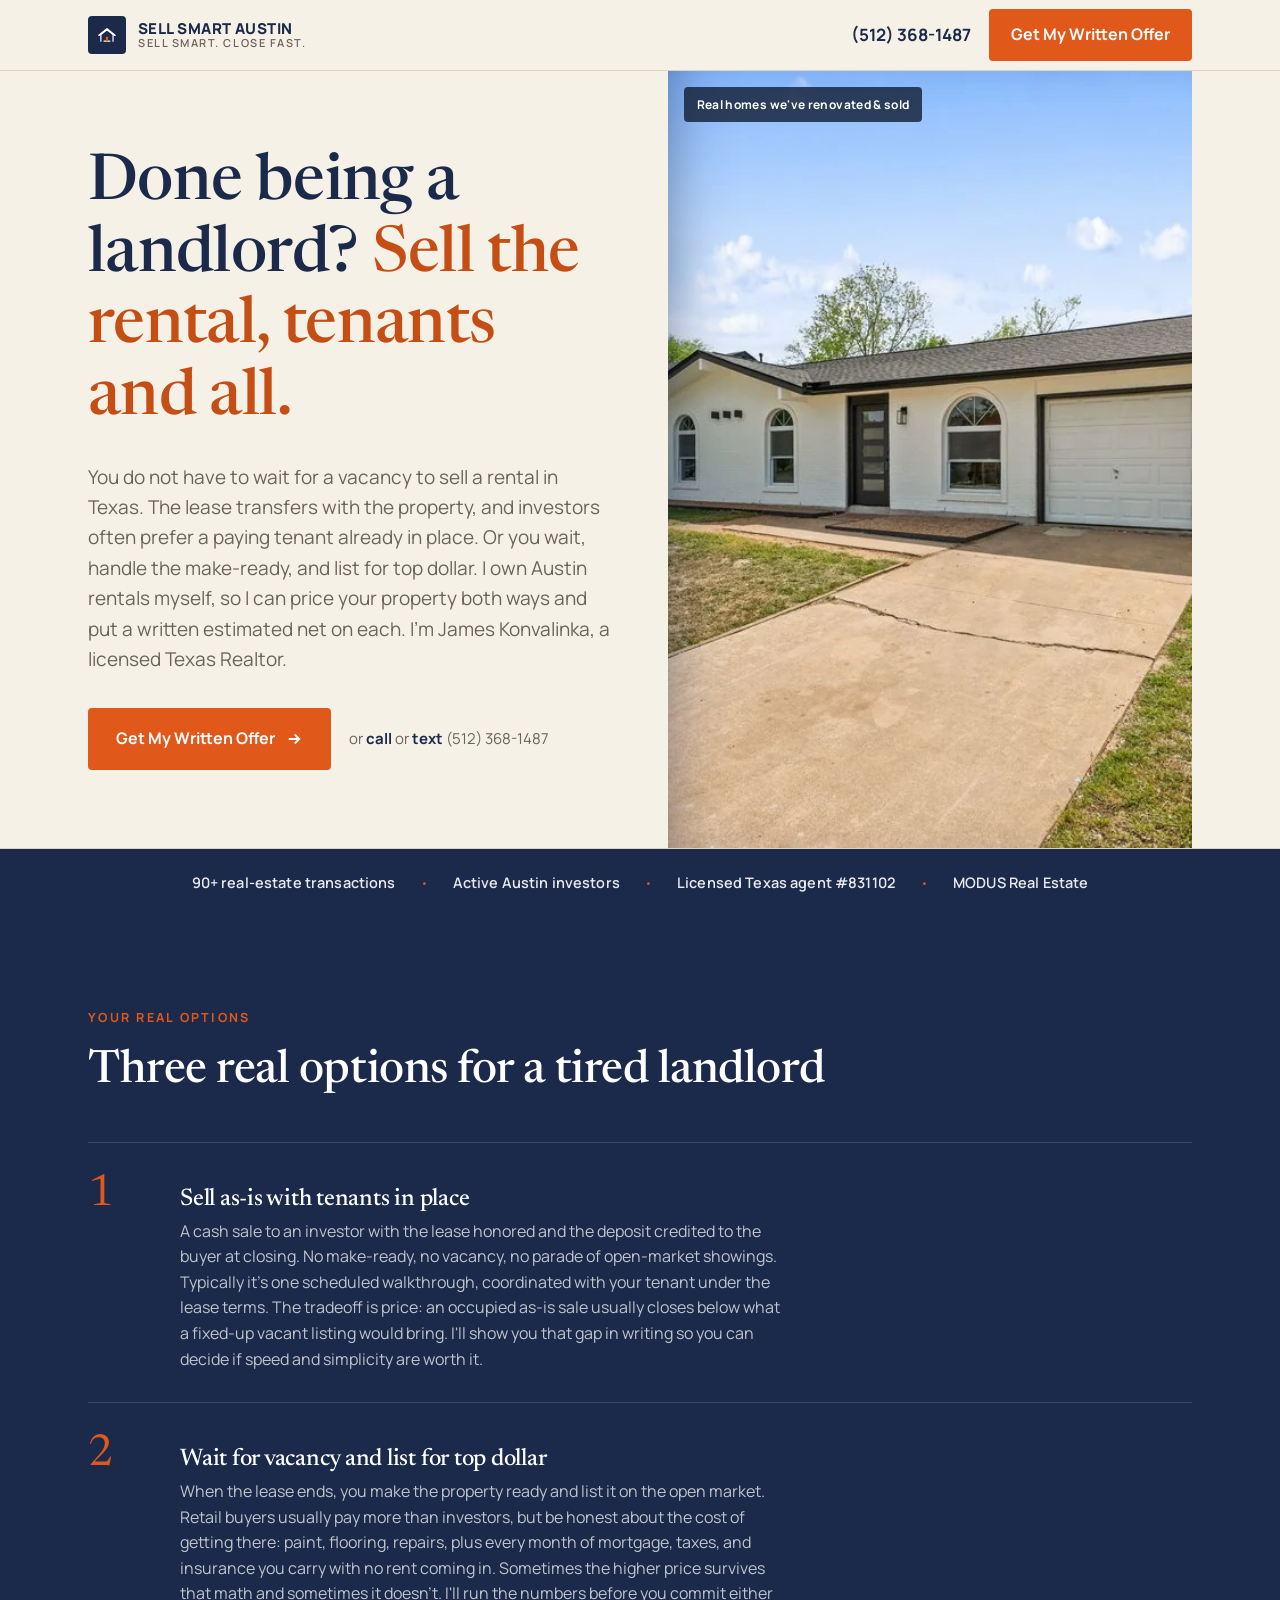
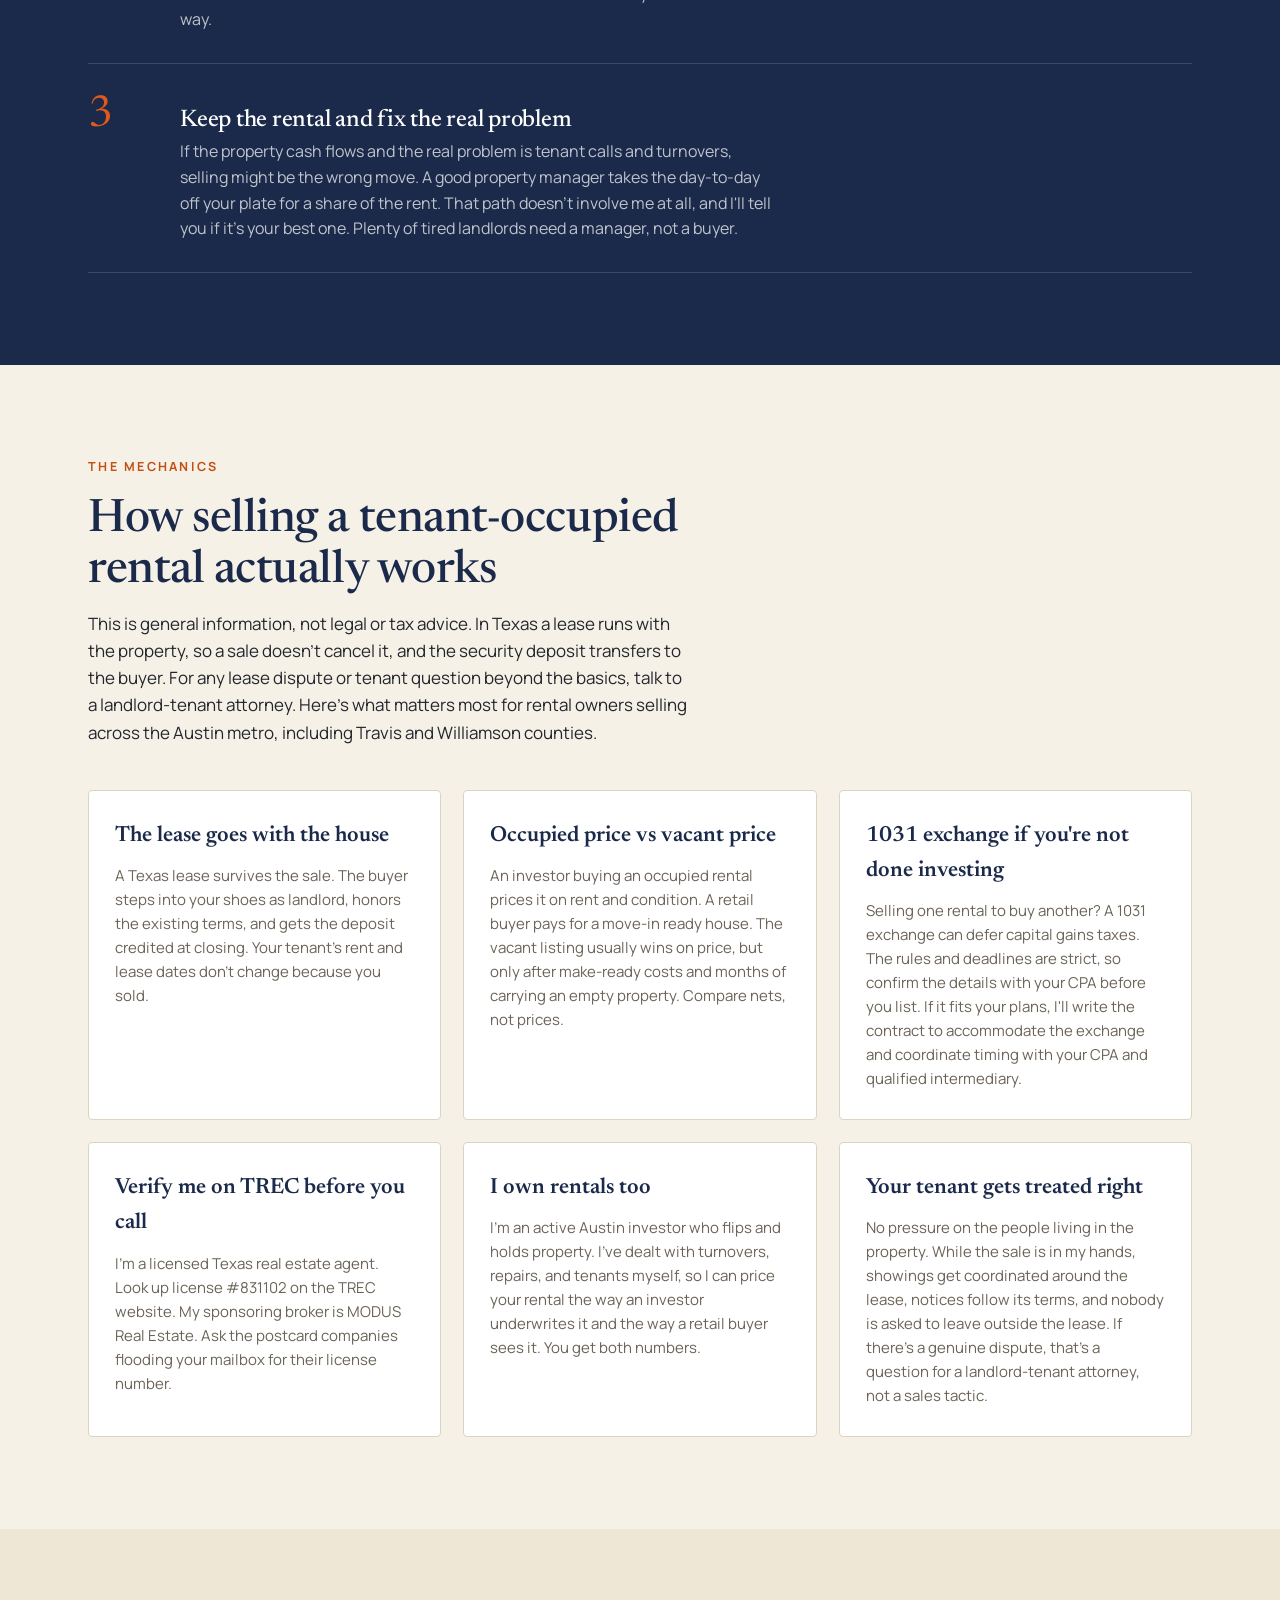
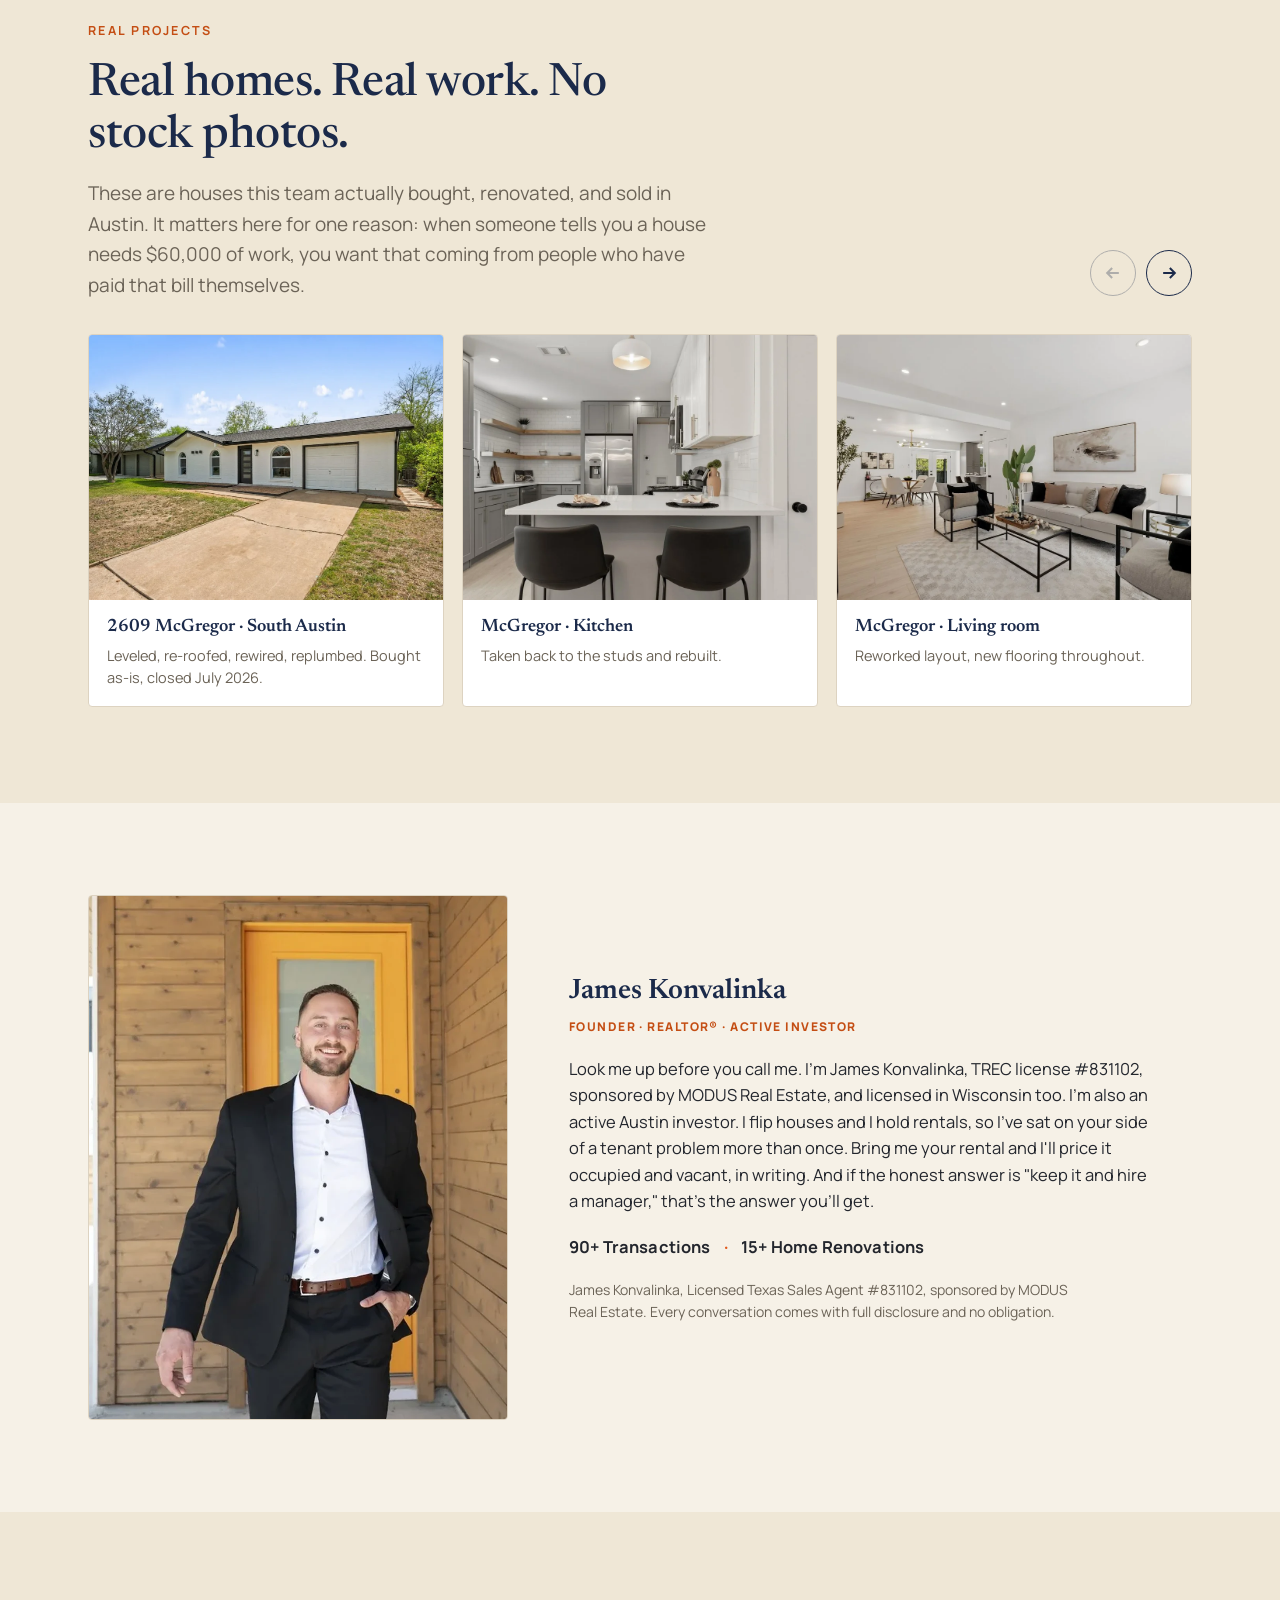
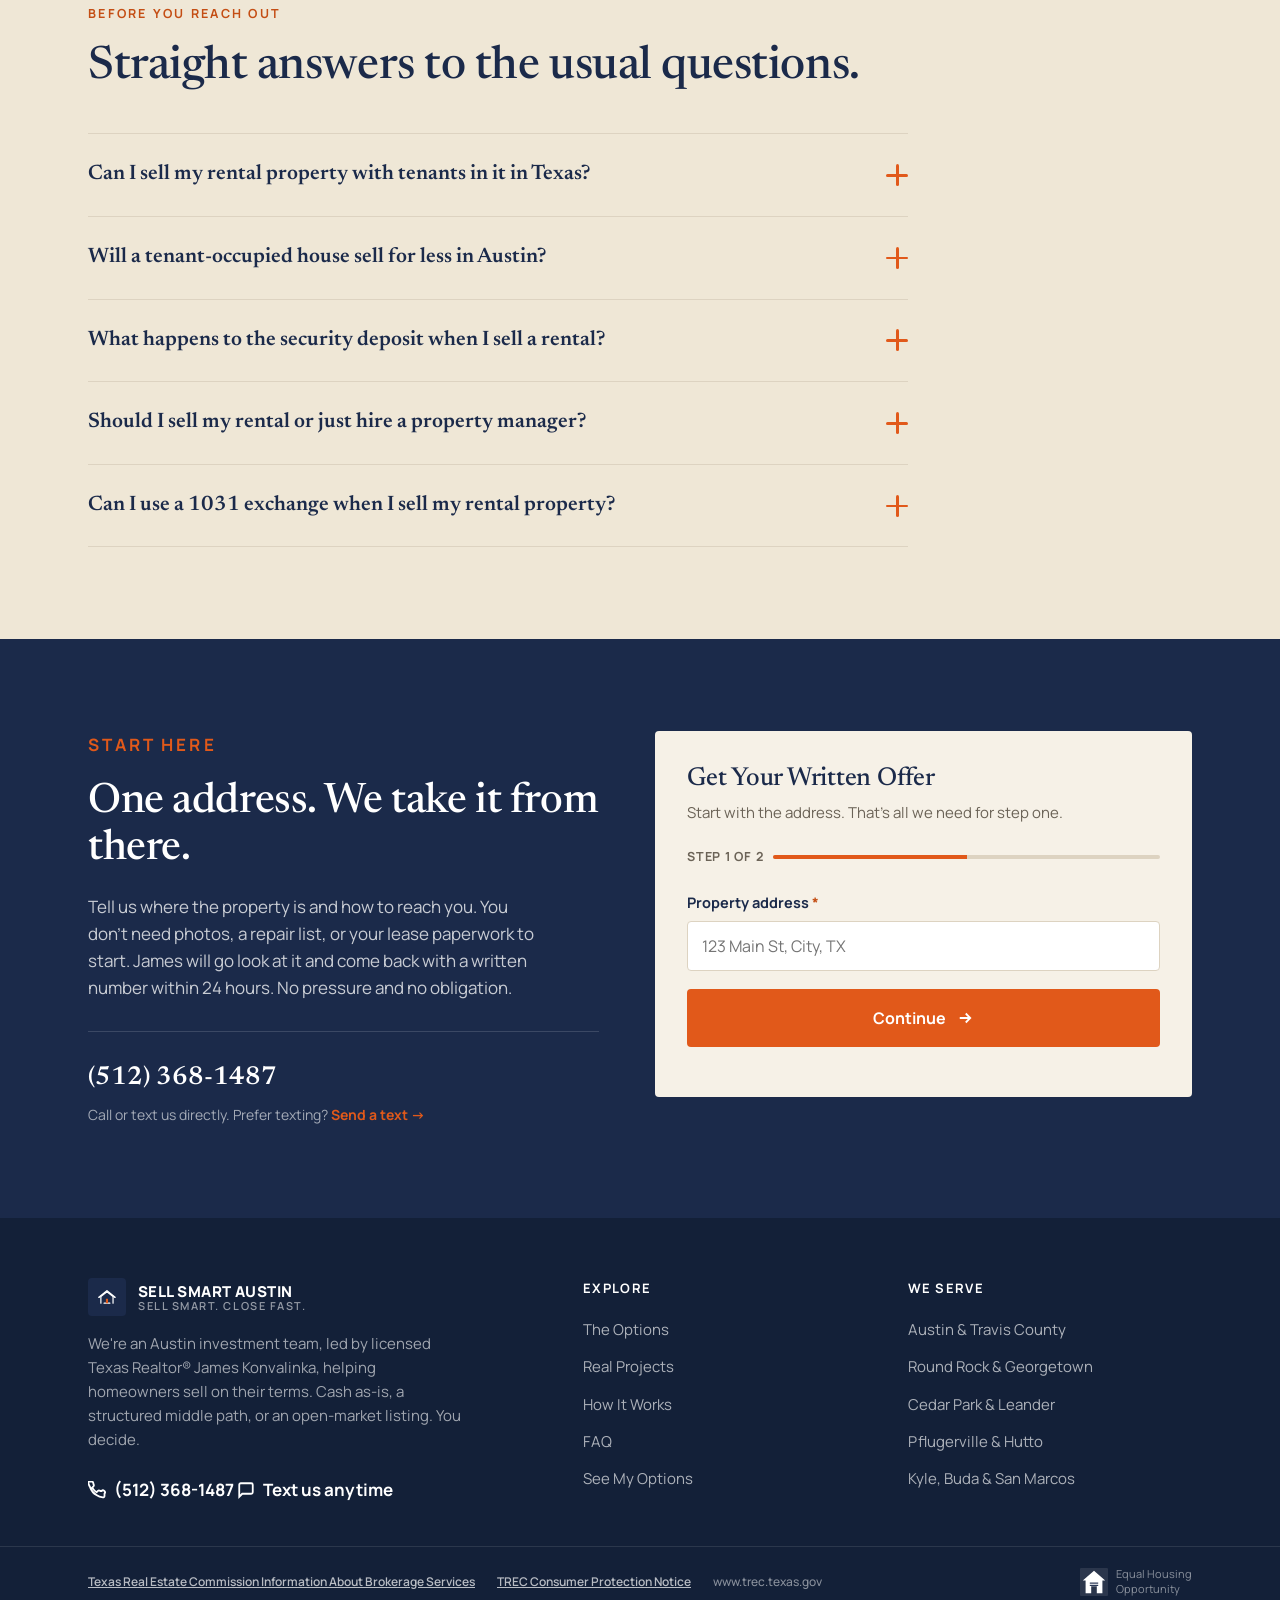
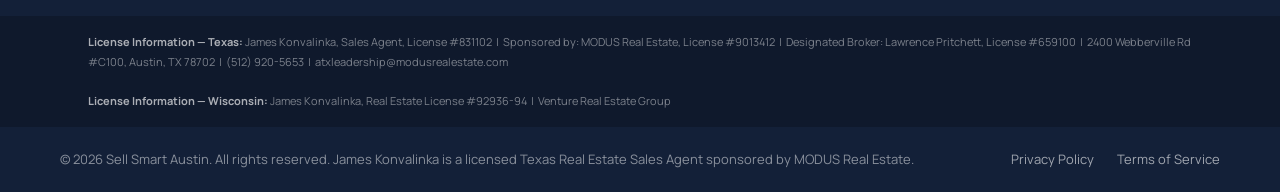
<file: sell-rental-property/index.html>
<!DOCTYPE html>
<html lang="en">
<head>
<meta charset="UTF-8">
<meta name="viewport" content="width=device-width, initial-scale=1.0">
<title>Sell a Rental Property in Austin | With Tenants or Without</title>
<meta name="description" content="Sell a tenant-occupied rental in Austin or wait and list it vacant. A licensed Texas Realtor who owns rentals shows the estimated net on both. TREC #831102.">

<!--
  Landing page (sell-rental-property) situation lane,
  which targets the entire US and filters geographically via keywords.
  Derived from cash-offer/index.html: identical form wiring, conversion
  tracking, consent gate and TREC footer. Built 2026-07-31.
  Google tag: dormant until the AW- conversion ID exists
  (see SellSmartAustin/import/PRELAUNCH-GATE-CHECKLIST.md, Gate 2).
-->

<link rel="preconnect" href="https://fonts.googleapis.com">
<link rel="preconnect" href="https://fonts.gstatic.com" crossorigin>
<link href="https://fonts.googleapis.com/css2?family=Manrope:wght@400;500;600;700;800&family=Newsreader:ital,opsz,wght@0,6..72,400;0,6..72,500;0,6..72,600;1,6..72,400&display=swap" rel="stylesheet">

<!-- Meta Pixel (init only; PageView + Lead are fired from the app code — Lead only after a confirmed lead) -->
<script>!function(f,b,e,v,n,t,s){if(f.fbq)return;n=f.fbq=function(){n.callMethod?n.callMethod.apply(n,arguments):n.queue.push(arguments)};if(!f._fbq)f._fbq=n;n.push=n;n.loaded=!0;n.version='2.0';n.queue=[];t=b.createElement(e);t.async=!0;t.src=v;s=b.getElementsByTagName(e)[0];s.parentNode.insertBefore(t,s)}(window,document,'script','https://connect.facebook.net/en_US/fbevents.js');fbq('init','5191741884383418');</script>
<noscript><img height="1" width="1" style="display:none" src="https://www.facebook.com/tr?id=5191741884383418&ev=PageView&noscript=1"/></noscript>

<!-- Google tag (gtag.js) — Google Ads conversion tracking, account AW-18359778796 -->
<script async src="https://www.googletagmanager.com/gtag/js?id=AW-18359778796"></script>
<script>window.dataLayer=window.dataLayer||[];function gtag(){dataLayer.push(arguments);}gtag('js',new Date());gtag('config','AW-18359778796');</script>

<script>document.documentElement.className += " js";</script>

<style>
  :root {
    --navy:      #1B2A4A;
    --navy-deep: #132038;
    --cream:     #F6F1E7;
    --cream-2:   #EFE7D6;
    --orange:    #E1591A;
    --orange-ink:#c44e14;
    --ink:       #23262d;
    --muted:     #6b6357;
    --line:      #ddd3c1;
    --line-navy: rgba(255,255,255,0.14);
    --white:     #ffffff;
    --radius:    4px;
    --maxw:      1160px;
  }

  * { margin:0; padding:0; box-sizing:border-box; }

  html { scroll-behavior:smooth; }

  body {
    font-family:'Manrope', system-ui, sans-serif;
    color:var(--ink);
    background:var(--cream);
    line-height:1.6;
    font-size:17px;
    -webkit-font-smoothing:antialiased;
  }

  h1,h2,h3 { font-family:'Newsreader', Georgia, serif; font-weight:500; line-height:1.12; letter-spacing:-0.01em; color:var(--navy); }

  a { color:inherit; }

  .wrap { max-width:var(--maxw); margin:0 auto; padding:0 28px; }

  section { padding:92px 0; }

  .eyebrow {
    font-family:'Manrope', sans-serif;
    font-size:12.5px; font-weight:700; letter-spacing:0.18em; text-transform:uppercase;
    color:var(--orange-ink); margin-bottom:18px;
  }

  .h2 { font-size:clamp(30px, 4vw, 46px); }
  .lead { font-size:19px; color:var(--muted); max-width:60ch; }

  /* Buttons */
  .btn {
    display:inline-flex; align-items:center; gap:10px;
    font-family:'Manrope',sans-serif; font-weight:700; font-size:16px;
    padding:16px 26px; border-radius:var(--radius); border:2px solid transparent;
    cursor:pointer; text-decoration:none; transition:background .18s, color .18s, border-color .18s;
    min-height:52px;
  }
  .btn-primary { background:var(--orange); color:#fff; }
  .btn-primary:hover { background:var(--orange-ink); }
  .btn-ghost { background:transparent; color:var(--navy); border-color:var(--navy); }
  .btn-ghost:hover { background:var(--navy); color:#fff; }
  .btn-ghost-light { background:transparent; color:#fff; border-color:rgba(255,255,255,0.5); }
  .btn-ghost-light:hover { background:#fff; color:var(--navy); border-color:#fff; }
  .btn:focus-visible, a:focus-visible, input:focus-visible, select:focus-visible, textarea:focus-visible, button:focus-visible {
    outline:3px solid var(--orange); outline-offset:2px;
  }

  /* ── NAV ── */
  header.nav {
    position:sticky; top:0; z-index:100;
    background:rgba(246,241,231,0.92); backdrop-filter:saturate(180%) blur(8px);
    border-bottom:1px solid var(--line);
  }
  .nav-inner { display:flex; align-items:center; justify-content:space-between; height:70px; }
  .brand { display:flex; align-items:center; gap:12px; text-decoration:none; }
  .brand .mark { width:38px; height:38px; border-radius:4px; display:block; }
  .brand .name { font-family:'Manrope',sans-serif; font-weight:800; letter-spacing:0.03em; font-size:15px; color:var(--navy); line-height:1.05; }
  .brand .name span { display:block; font-weight:600; font-size:11px; letter-spacing:0.14em; color:var(--muted); text-transform:uppercase; }
  .nav-links { display:flex; align-items:center; gap:30px; }
  .nav-links a { font-size:15px; font-weight:600; color:var(--navy); text-decoration:none; opacity:.82; }
  .nav-links a:hover { opacity:1; color:var(--orange-ink); }
  .nav-cta { display:flex; align-items:center; gap:18px; }
  .nav-cta .btn { white-space:nowrap; }
  .nav-phone { font-weight:700; color:var(--navy); text-decoration:none; white-space:nowrap; }
  .nav-toggle { display:none; background:none; border:0; cursor:pointer; color:var(--navy); padding:4px; align-items:center; }

  /* Mobile dropdown menu */
  .mobile-menu { display:none; flex-direction:column; background:var(--cream); border-bottom:1px solid var(--line); padding:6px 20px 16px; }
  .mobile-menu.open { display:flex; }
  .mobile-menu > a { padding:13px 2px; font-size:16px; font-weight:600; color:var(--navy); text-decoration:none; border-bottom:1px solid var(--line); }
  .mobile-menu .mm-cta { margin-top:12px; justify-content:center; border-bottom:0; min-height:48px; }
  .mobile-menu .mm-call { border-bottom:0; text-align:center; color:var(--orange-ink); font-weight:700; }

  /* Mobile sticky bottom CTA bar */
  .sticky-cta { display:none; }
  .sticky-call { display:flex; flex-direction:column; align-items:center; justify-content:center; gap:2px; color:var(--navy); text-decoration:none; font-weight:700; font-size:12px; letter-spacing:0.02em; padding:0 16px; border:1.5px solid var(--navy); border-radius:var(--radius); }
  .sticky-offer { flex:1; justify-content:center; min-height:50px; font-size:15px; }

  /* ── HERO ── */
  .hero { background:var(--cream); border-bottom:1px solid var(--line); padding:0; }
  .hero-grid { display:grid; grid-template-columns:1.05fr 0.95fr; align-items:stretch; gap:0; }
  .hero-copy { padding:78px 56px 78px 0; align-self:center; }
  .hero h1 { font-size:clamp(38px, 5.4vw, 64px); }
  .hero h1 em { font-style:normal; color:var(--orange-ink); }
  .hero-sub { font-size:19px; color:var(--muted); margin:26px 0 34px; max-width:46ch; }
  .hero-actions { display:flex; align-items:center; gap:18px; flex-wrap:wrap; }
  .hero-callnote { font-size:15px; color:var(--muted); }
  .hero-callnote a { color:var(--navy); font-weight:700; text-decoration:none; }
  .hero-media { position:relative; min-height:520px; overflow:hidden; background:var(--navy); }
  .hero-media .hc-slide { position:absolute; inset:0; width:100%; height:100%; object-fit:cover; object-position:center; opacity:0; transition:opacity .9s ease; }
  .hero-media .hc-slide.active { opacity:1; }
  .hero-media::after { content:""; position:absolute; inset:0; box-shadow:inset 40px 0 60px -40px rgba(27,42,74,0.5); pointer-events:none; z-index:1; }
  .hc-badge { position:absolute; top:16px; left:16px; z-index:2; background:rgba(19,32,56,0.82); color:#fff; font-size:12px; font-weight:700; letter-spacing:0.03em; padding:8px 13px; border-radius:4px; }
  .hc-dots { position:absolute; bottom:16px; left:0; right:0; z-index:2; display:flex; gap:8px; justify-content:center; }
  .hc-dot { width:9px; height:9px; border-radius:50%; background:rgba(255,255,255,0.5); border:0; padding:0; cursor:pointer; transition:background .2s; }
  .hc-dot.active { background:var(--orange); }

  /* ── PROOF LINE ── */
  .proof { background:var(--navy); color:#fff; padding:0; }
  .proof-inner { display:flex; align-items:center; justify-content:center; flex-wrap:wrap; gap:10px 26px; padding:20px 28px; text-align:center; }
  .proof-item { font-size:14.5px; font-weight:600; color:rgba(255,255,255,0.9); letter-spacing:0.01em; }
  .proof-dot { color:var(--orange); font-weight:800; }

  /* ── OPTIONS (cash-first asymmetric) ── */
  #options { background:var(--cream); }
  .options-head { max-width:60ch; margin-bottom:44px; }
  .options-grid { display:grid; grid-template-columns:1.7fr 1fr; gap:26px; align-items:stretch; }
  .cash-panel {
    background:var(--navy); color:#fff; border-radius:var(--radius);
    padding:46px 44px; position:relative; overflow:hidden;
    display:flex; flex-direction:column;
  }
  .cash-panel .tag { font-size:12.5px; font-weight:700; letter-spacing:0.16em; text-transform:uppercase; color:var(--orange); margin-bottom:16px; }
  .cash-panel h3 { color:#fff; font-size:40px; margin-bottom:8px; }
  .cash-panel .desc-lead { font-size:16px; color:rgba(255,255,255,0.62); margin-bottom:26px; font-weight:600; }
  .cash-panel p { color:rgba(255,255,255,0.86); font-size:16.5px; margin-bottom:26px; max-width:48ch; }
  .cash-points { list-style:none; display:flex; flex-direction:column; gap:12px; margin-bottom:32px; }
  .cash-points li { display:flex; gap:12px; align-items:flex-start; font-size:16px; color:rgba(255,255,255,0.92); }
  .cash-points svg { flex-shrink:0; margin-top:3px; color:var(--orange); }
  .cash-panel .btn { align-self:flex-start; margin-top:auto; }
  .cash-fine { font-size:13px; color:rgba(255,255,255,0.5); margin-top:16px; max-width:46ch; }

  .alt-col { display:flex; flex-direction:column; gap:22px; }
  .alt {
    background:#fff; border:1px solid var(--line); border-radius:var(--radius);
    padding:28px 26px; flex:1;
  }
  .alt h4 { font-family:'Newsreader',serif; font-weight:600; font-size:22px; color:var(--navy); margin-bottom:10px; }
  .alt p { font-size:15px; color:var(--muted); }

  /* ── PROJECTS ── */
  #projects { background:var(--cream-2); }
  .projects-head { max-width:62ch; margin-bottom:56px; }
  .project { display:grid; grid-template-columns:1fr 1fr; gap:40px; align-items:center; padding:0 0 76px; }
  .project:last-of-type { padding-bottom:0; }
  .project.flip .p-media { order:2; }
  .project-establish { width:100%; height:auto; display:block; border-radius:var(--radius); border:1px solid var(--line); }
  .p-thumbs { display:grid; grid-template-columns:1fr 1fr; gap:12px; margin-top:12px; }
  .p-thumbs img { width:100%; height:100%; object-fit:cover; aspect-ratio:1/1; border-radius:var(--radius); border:1px solid var(--line); display:block; }
  .p-thumbs.three { grid-template-columns:1fr 1fr 1fr; }
  .p-num { font-family:'Newsreader',serif; font-size:15px; letter-spacing:0.14em; color:var(--orange-ink); font-weight:600; text-transform:uppercase; margin-bottom:14px; }
  .project h3 { font-size:29px; margin-bottom:8px; }
  .project .p-place { font-size:14px; font-weight:700; letter-spacing:0.04em; text-transform:uppercase; color:var(--muted); margin-bottom:18px; }
  .project p.p-body { font-size:16.5px; color:var(--ink); margin-bottom:16px; }
  .project .p-status { font-size:14.5px; color:var(--muted); border-left:3px solid var(--orange); padding-left:14px; }

  /* ── HOW IT WORKS ── */
  #how { background:var(--navy); color:#fff; }
  #how h2 { color:#fff; }
  .how-head { margin-bottom:44px; }
  .how-head .lead { color:rgba(255,255,255,0.7); }
  .steps { border-top:1px solid var(--line-navy); }
  .step { display:grid; grid-template-columns:auto 1fr; gap:28px; align-items:baseline; padding:30px 0; border-bottom:1px solid var(--line-navy); }
  .step .n { font-family:'Newsreader',serif; font-size:44px; color:var(--orange); line-height:1; min-width:64px; }
  .step h3 { color:#fff; font-size:24px; margin-bottom:6px; }
  .step p { color:rgba(255,255,255,0.72); font-size:16px; max-width:60ch; }

  /* ── TEAM ── */
  #team { background:var(--cream); }
  .team-head { max-width:60ch; margin-bottom:52px; }
  .team-head .lead { margin-top:16px; }
  .person { display:grid; grid-template-columns:0.82fr 1.18fr; gap:48px; align-items:center; padding-bottom:60px; }
  .person:last-of-type { padding-bottom:0; }
  .person.flip .person-photo-wrap { order:2; }
  .person-photo { width:100%; height:auto; display:block; border-radius:var(--radius); border:1px solid var(--line); }
  .person-photo-wrap { max-width:420px; }
  .person-name { font-family:'Newsreader',serif; font-size:28px; font-weight:600; color:var(--navy); line-height:1.1; }
  .person-role { display:inline-block; font-size:12px; font-weight:800; letter-spacing:0.12em; text-transform:uppercase; color:var(--orange-ink); margin:10px 0 20px; }
  .person p { font-size:16.5px; color:var(--ink); margin-bottom:16px; max-width:58ch; }
  .person .lic-note { font-size:14px; color:var(--muted); margin-top:18px; }
  .exp-line { font-size:15px; font-weight:700; color:var(--navy); letter-spacing:0.01em; margin-top:20px; }
  .exp-line .sep { color:var(--orange); margin:0 10px; }

  /* ── FAQ ── */
  #faq { background:var(--cream-2); }
  .faq-head { margin-bottom:40px; }
  .faq-list { max-width:820px; border-top:1px solid var(--line); }
  .faq-item { border-bottom:1px solid var(--line); }
  .faq-q { width:100%; text-align:left; background:none; border:0; cursor:pointer;
    display:flex; justify-content:space-between; align-items:center; gap:20px;
    padding:24px 0; font-family:'Newsreader',serif; font-size:21px; font-weight:600; color:var(--navy); }
  .faq-q .ic { flex-shrink:0; width:22px; height:22px; position:relative; transition:transform .2s; }
  .faq-q .ic::before, .faq-q .ic::after { content:""; position:absolute; background:var(--orange); border-radius:2px; }
  .faq-q .ic::before { top:10px; left:0; width:22px; height:2.5px; }
  .faq-q .ic::after { top:0; left:10px; width:2.5px; height:22px; transition:opacity .2s; }
  .faq-item[open] .faq-q .ic::after { opacity:0; }
  .faq-a { padding:0 0 26px; font-size:16.5px; color:var(--muted); max-width:70ch; }
  details > summary { list-style:none; }
  details > summary::-webkit-details-marker { display:none; }

  /* ── INTAKE ── */
  #intake { background:var(--navy); color:#fff; }
  .intake-grid { display:grid; grid-template-columns:1fr 1.05fr; gap:56px; align-items:start; }
  .intake-pitch h2 { color:#fff; font-size:clamp(28px,3.6vw,42px); margin-bottom:20px; }
  .intake-pitch p { color:rgba(255,255,255,0.76); font-size:17px; margin-bottom:20px; max-width:46ch; }
  .intake-pitch .callbox { margin-top:30px; padding-top:26px; border-top:1px solid var(--line-navy); }
  .intake-pitch .callbox a { color:#fff; font-family:'Newsreader',serif; font-size:26px; font-weight:600; text-decoration:none; }
  .intake-pitch .callbox span { display:block; color:rgba(255,255,255,0.6); font-size:14px; margin-top:4px; }
  .intake-pitch .callbox span a { font-family:'Manrope',sans-serif; font-size:14px; font-weight:700; color:var(--orange); text-decoration:none; white-space:nowrap; }

  .form-card { background:var(--cream); color:var(--ink); border-radius:var(--radius); padding:34px 32px; }
  .form-head { margin-bottom:22px; }
  .form-head h3 { font-size:26px; margin-bottom:6px; }
  .form-head p { font-size:15px; color:var(--muted); }
  .progress { display:flex; align-items:center; gap:10px; margin:18px 0 24px; }
  .progress .bar { height:4px; flex:1; background:var(--line); border-radius:3px; overflow:hidden; }
  .progress .bar i { display:block; height:100%; width:50%; background:var(--orange); transition:width .3s; }
  .progress .lbl { font-size:12.5px; font-weight:700; letter-spacing:0.06em; text-transform:uppercase; color:var(--muted); white-space:nowrap; }

  .field { margin-bottom:18px; }
  .field label { display:block; font-size:14.5px; font-weight:700; color:var(--navy); margin-bottom:7px; }
  .field .req { color:var(--orange-ink); }
  .field input, .field select, .field textarea {
    width:100%; font-family:'Manrope',sans-serif; font-size:16px; color:var(--ink);
    padding:13px 14px; border:1.5px solid var(--line); border-radius:var(--radius); background:#fff;
  }
  .field textarea { resize:vertical; min-height:84px; }
  .field .hint { font-size:12.5px; color:var(--muted); margin-top:5px; }
  .field .err { display:none; font-size:13px; color:#c0341d; font-weight:600; margin-top:6px; }
  .field.invalid input, .field.invalid select, .field.invalid textarea { border-color:#c0341d; }
  .field.invalid .err { display:block; }

  .consent { display:flex; gap:11px; align-items:flex-start; margin-bottom:14px; }
  .consent input { width:19px; height:19px; margin-top:3px; flex-shrink:0; accent-color:var(--orange); }
  .consent label { font-size:12.5px; color:var(--muted); line-height:1.5; }
  .consent label a { color:var(--orange-ink); font-weight:600; }
  .consent.invalid label { color:#c0341d; }

  .step-pane { display:none; }
  .step-pane.active { display:block; }
  .form-nav { display:flex; align-items:center; gap:14px; margin-top:8px; }
  .form-nav .btn { flex:1; justify-content:center; }
  .btn-back { background:none; border:0; color:var(--navy); font-weight:700; cursor:pointer; font-family:'Manrope',sans-serif; font-size:15px; padding:12px; }

  .form-state { display:none; text-align:center; padding:20px 6px; }
  .form-state.show { display:block; }
  .form-state .ic { width:56px; height:56px; border-radius:50%; display:flex; align-items:center; justify-content:center; margin:0 auto 18px; }
  .form-state.ok .ic { background:rgba(22,120,60,0.12); color:#16783c; }
  .form-state.fail .ic { background:rgba(192,52,29,0.12); color:#c0341d; }
  .form-state h3 { margin-bottom:12px; }
  .form-state p { font-size:15.5px; color:var(--muted); margin-bottom:20px; max-width:40ch; margin-left:auto; margin-right:auto; }
  .form-state .btn { justify-content:center; }
  .form-restart { background:none; border:0; color:var(--muted); text-decoration:underline; cursor:pointer; font-size:14px; margin-top:14px; font-family:'Manrope',sans-serif; }
  .mock-note { font-size:11.5px; color:var(--muted); text-align:center; margin-top:16px; opacity:.8; }

  /* ── FOOTER ── */
  footer { background:var(--navy-deep); color:rgba(255,255,255,0.7); padding:0; }
  .foot-main { display:grid; grid-template-columns:1.6fr 1fr 1fr; gap:40px; padding:60px 0 40px; }
  .foot-brand p { font-size:15px; color:rgba(255,255,255,0.6); margin:16px 0; max-width:42ch; }
  .foot-brand .foot-phone { color:#fff; font-weight:700; text-decoration:none; display:inline-flex; align-items:center; gap:8px; }
  .foot-col h4 { color:#fff; font-family:'Manrope',sans-serif; font-size:13px; letter-spacing:0.1em; text-transform:uppercase; margin-bottom:16px; }
  .foot-col ul { list-style:none; }
  .foot-col li { margin-bottom:10px; }
  .foot-col a { color:rgba(255,255,255,0.65); text-decoration:none; font-size:15px; }
  .foot-col a:hover { color:#fff; }
  .trec-bar { border-top:1px solid rgba(255,255,255,0.1); padding:20px 0; }
  .trec-bar .row { display:flex; align-items:center; justify-content:space-between; flex-wrap:wrap; gap:16px; }
  .trec-links { display:flex; gap:22px; flex-wrap:wrap; align-items:center; }
  .trec-links a { font-size:12px; color:rgba(255,255,255,0.7); text-decoration:underline; font-weight:600; }
  .trec-links a.plain { text-decoration:none; color:rgba(255,255,255,0.5); font-weight:500; }
  .eho { display:flex; align-items:center; gap:8px; }
  .eho span { font-size:11px; color:rgba(255,255,255,0.5); line-height:1.3; }
  .lic-block { background:rgba(0,0,0,0.22); padding:16px 0; }
  .lic-block p { font-size:11px; color:rgba(255,255,255,0.45); line-height:1.8; }
  .lic-block strong { color:rgba(255,255,255,0.65); font-weight:700; }
  .lic-block a { color:rgba(255,255,255,0.45); text-decoration:none; }
  .foot-bottom { display:flex; justify-content:space-between; align-items:center; flex-wrap:wrap; gap:14px; padding:22px 0; font-size:13px; color:rgba(255,255,255,0.5); }
  .foot-bottom a { color:rgba(255,255,255,0.6); text-decoration:none; margin-left:20px; }

  /* Reveal animation */
  /* Hidden only once JS is confirmed alive (see the .js script in <head>).
     Without JS nothing is ever hidden, so the page can never render blank. */
  .js .reveal { opacity:0; transform:translateY(18px); transition:opacity .6s ease, transform .6s ease; }
  .reveal.in { opacity:1; transform:none; }

  /* Real Projects carousel: swipe on mobile, arrows on desktop */
  .pcar-head { display:flex; align-items:flex-end; justify-content:space-between; gap:24px; margin-bottom:34px; }
  .pcar-head .projects-head { margin-bottom:0; }
  .pcar-btns { display:flex; gap:10px; flex-shrink:0; padding-bottom:4px; }
  .pcar-btn { width:46px; height:46px; border-radius:50%; border:1.5px solid var(--navy); background:transparent; color:var(--navy); cursor:pointer; display:flex; align-items:center; justify-content:center; transition:background .18s, color .18s, opacity .18s; }
  .pcar-btn:hover:not(:disabled) { background:var(--navy); color:#fff; }
  .pcar-btn:disabled { opacity:.3; cursor:default; }
  .pcar { display:flex; gap:18px; overflow-x:auto; scroll-snap-type:x mandatory; scroll-behavior:smooth; -webkit-overflow-scrolling:touch; scrollbar-width:none; padding-bottom:4px; }
  .pcar::-webkit-scrollbar { display:none; }
  .pcar-card { flex:0 0 calc((100% - 36px) / 3); scroll-snap-align:start; background:#fff; border:1px solid var(--line); border-radius:var(--radius); overflow:hidden; }
  .pcar-card img { width:100%; height:auto; aspect-ratio:4/3; object-fit:cover; display:block; }
  .pcar-card .pc-body { padding:16px 18px 18px; }
  .pcar-card h4 { font-family:'Newsreader',Georgia,serif; font-weight:600; font-size:18px; color:var(--navy); line-height:1.25; margin-bottom:6px; }
  .pcar-card p { font-size:14.5px; color:var(--muted); line-height:1.5; }
  @media (max-width:960px) {
    .pcar-card { flex-basis:78%; }
    .pcar-btns { display:none; }
    .pcar-head { display:block; }
  }
  @media (prefers-reduced-motion:reduce) { .pcar { scroll-behavior:auto; } }
  /* ── RESPONSIVE ── */
  @media (max-width:960px) {
    .nav-links { display:none; }
    .nav-toggle { display:inline-flex; }
    .hero-grid { grid-template-columns:1fr; }
    .hero-copy { padding:56px 0 40px; }
    .hero-media { min-height:420px; order:-1; }
    .options-grid { grid-template-columns:1fr; }
    .project, .project.flip { grid-template-columns:1fr; gap:22px; }
    .project.flip .p-media { order:0; }
    .person, .person.flip { grid-template-columns:1fr; gap:26px; }
    .person.flip .person-photo-wrap { order:0; }
    .person-photo-wrap { max-width:340px; }
    .intake-grid { grid-template-columns:1fr; gap:34px; }
  }
  @media (max-width:560px) {
    section { padding:64px 0; }
    .wrap { padding:0 20px; }
    /* Mobile nav: drop the redundant CTA button (hero has it) so the header
       fits — keep the tap-to-call phone, which is the higher-intent action. */
    .nav-inner { height:62px; }
    .nav-cta .btn { display:none; }
    .brand .name { font-size:13.5px; }
    .brand .name span { font-size:9px; }
    .brand .mark { width:34px; height:34px; }
    .nav-phone { font-size:15px; }
    .cash-panel { padding:34px 26px; }
    .cash-panel h3 { font-size:32px; }
    .form-card { padding:26px 20px; }
    .step .n { font-size:34px; min-width:48px; }
    .foot-main { grid-template-columns:1fr; gap:28px; }
    .proof-inner { flex-direction:column; gap:8px; }
    .proof-dot { display:none; }
    /* Sticky bottom CTA bar on phones */
    body { padding-bottom:76px; }
    .sticky-cta {
      display:flex; gap:10px; align-items:stretch;
      position:fixed; left:0; right:0; bottom:0; z-index:200;
      background:rgba(246,241,231,0.97); -webkit-backdrop-filter:blur(6px); backdrop-filter:blur(6px);
      border-top:1px solid var(--line);
      padding:10px 14px calc(10px + env(safe-area-inset-bottom));
    }
  }
  @media (prefers-reduced-motion:reduce) {
    html { scroll-behavior:auto; }
    .js .reveal { transition:none; opacity:1; transform:none; }
    * { transition:none !important; }
  }
</style>
<style>
  /* LP-only overrides: no nav links off the page; paid click stays here. */
  .nav-links, .nav-toggle, .mobile-menu { display:none !important; }
  .hero-media { min-height:440px; }
  .lp-two-num { display:grid; grid-template-columns:repeat(3,1fr); gap:22px; }
  @media (max-width:960px) {
    .lp-two-num { grid-template-columns:1fr; }
      /* Paid traffic: the ad-matching headline must be the first thing seen.
       Homepage puts the photo first on mobile; the LP flips that. */
    .hero-media { order:2; min-height:300px; }
    .hero-copy { padding:44px 0 36px; }
  }
</style>
<script type="application/ld+json">
{
  "@context": "https://schema.org",
  "@graph": [
    {
      "@type": "WebPage",
      "url": "https://sellsmartaustin.com/sell-rental-property/",
      "name": "Sell a Rental Property in Austin | With Tenants or Without",
      "description": "Sell a tenant-occupied rental in Austin or wait and list it vacant. A licensed Texas Realtor who owns rentals shows the estimated net on both. TREC #831102.",
      "isPartOf": {
        "@id": "https://sellsmartaustin.com/#website"
      },
      "about": {
        "@id": "https://sellsmartaustin.com/#business"
      }
    },
    {
      "@type": "Service",
      "name": "Selling a rental property",
      "description": "Help for Austin-area landlords selling a rental: tenant-occupied as-is cash sales with the lease honored, open-market listings when vacancy math favors it, and honest advice when keeping the property with a manager is the better move, from a licensed Texas agent who owns rentals.",
      "url": "https://sellsmartaustin.com/sell-rental-property/",
      "serviceType": "Selling a rental property",
      "provider": {
        "@id": "https://sellsmartaustin.com/#business"
      },
      "areaServed": {
        "@type": "State",
        "name": "Texas"
      }
    },
    {
      "@type": "FAQPage",
      "mainEntity": [
        {
          "@type": "Question",
          "name": "Can I sell my rental property with tenants in it in Texas?",
          "acceptedAnswer": {
            "@type": "Answer",
            "text": "Yes. In Texas the lease runs with the property, so you can sell anytime and the buyer takes over as landlord under the existing terms. Investors like that the property earns from day one. You don't need to wait for the lease to end, and you shouldn't ask a tenant to leave outside the lease terms. For lease questions, talk to a landlord-tenant attorney."
          }
        },
        {
          "@type": "Question",
          "name": "Will a tenant-occupied house sell for less in Austin?",
          "acceptedAnswer": {
            "@type": "Answer",
            "text": "Usually the occupied price is lower than what a fixed-up vacant listing would bring. But compare what you keep, not the sale price. A vacant listing carries make-ready costs, months of mortgage and taxes with no rent coming in, and commission and closing costs on the higher price. Both paths have transaction costs, and my net sheet shows every one on each side so the comparison is apples to apples. Sometimes the occupied sale nets nearly as much with none of the wait. I'll put both numbers in front of you."
          }
        },
        {
          "@type": "Question",
          "name": "What happens to the security deposit when I sell a rental?",
          "acceptedAnswer": {
            "@type": "Answer",
            "text": "It's credited to the buyer at closing, usually on the settlement statement. But under Texas law you stay on the hook to your tenant until the new owner gives them a signed statement taking responsibility for the deposit, so make that signed acknowledgment part of closing. Handled correctly, with that acknowledgment in place, your tenant deals with one landlord, not two."
          }
        },
        {
          "@type": "Question",
          "name": "Should I sell my rental or just hire a property manager?",
          "acceptedAnswer": {
            "@type": "Answer",
            "text": "Depends on why you're tired. If the property cash flows and the problem is late-night calls and turnover work, a property manager may fix it for a share of the rent, and that answer doesn't involve me. If the property loses money, needs major work, or you want the equity for something else, selling is worth pricing out. I'll tell you which one your numbers point to."
          }
        },
        {
          "@type": "Question",
          "name": "Can I use a 1031 exchange when I sell my rental property?",
          "acceptedAnswer": {
            "@type": "Answer",
            "text": "Possibly. A 1031 exchange lets you defer capital gains taxes by moving the sale proceeds into another investment property, with a qualified intermediary holding the funds so they never pass through your hands. The IRS deadlines are strict: 45 days to identify the replacement property, 180 to close. It only fits if you're staying an investor rather than cashing out. I'm not a tax advisor, so confirm your situation with a CPA before you commit to a sale structure."
          }
        }
      ]
    }
  ]
}
</script>
</head>
<body>

<header class="nav">
  <div class="wrap nav-inner">
    <span class="brand" aria-label="Sell Smart Austin">
      <svg class="mark" viewBox="0 0 400 400" xmlns="http://www.w3.org/2000/svg" aria-hidden="true">
        <rect width="400" height="400" rx="16" fill="#1B2A4A"/>
        <g transform="translate(94 128) scale(1.6)">
          <path d="M26 86V42L66 10l40 32v44" fill="none" stroke="#fff" stroke-width="8" stroke-linecap="round" stroke-linejoin="round"/>
          <path d="M13 47 66 4l53 43" fill="none" stroke="#fff" stroke-width="10" stroke-linecap="round" stroke-linejoin="round"/>
          <path d="M47 86H85" fill="none" stroke="#fff" stroke-width="8" stroke-linecap="round"/>
          <rect x="59" y="56.5" width="14" height="29.5" rx="2" fill="#E1591A"/>
        </g>
      </svg>
      <span class="name">SELL SMART AUSTIN<span>Sell Smart. Close Fast.</span></span>
    </span>
    <div class="nav-cta">
      <a href="tel:5123681487" class="nav-phone">(512) 368-1487</a>
      <a href="#intake" class="btn btn-primary" style="padding:11px 20px; min-height:44px;">Get My Written Offer</a>
    </div>
  </div>
</header>

<span id="top"></span>

<section class="hero" aria-labelledby="hero-h">
  <div class="wrap hero-grid">
    <div class="hero-copy">
      <h1 id="hero-h">Done being a landlord? <em>Sell the rental, tenants and all.</em></h1>
      <p class="hero-sub">You do not have to wait for a vacancy to sell a rental in Texas. The lease transfers with the property, and investors often prefer a paying tenant already in place. Or you wait, handle the make-ready, and list for top dollar. I own Austin rentals myself, so I can price your property both ways and put a written estimated net on each. I'm James Konvalinka, a licensed Texas Realtor.</p>
      <div class="hero-actions">
        <a href="#intake" class="btn btn-primary">Get My Written Offer
          <svg width="18" height="18" viewBox="0 0 24 24" fill="none" stroke="currentColor" stroke-width="2.4"><path d="M5 12h14M13 6l6 6-6 6"/></svg>
        </a>
        <span class="hero-callnote">or <a href="tel:5123681487">call</a> or <a href="sms:5123681487">text</a> (512) 368-1487</span>
      </div>
    </div>
    <div class="hero-media" aria-label="A real Sell Smart Austin project">
      <span class="hc-badge">Real homes we've renovated &amp; sold</span>
      <img class="hc-slide active" src="/assets/projects/mcgregor-exterior.webp" width="1024" height="683" alt="Completed exterior of the McGregor renovation in South Austin" fetchpriority="high">
    </div>
  </div>
</section>

<div class="proof">
  <div class="wrap proof-inner">
    <span class="proof-item">90+ real-estate transactions</span>
    <span class="proof-dot" aria-hidden="true">·</span>
    <span class="proof-item">Active Austin investors</span>
    <span class="proof-dot" aria-hidden="true">·</span>
    <span class="proof-item">Licensed Texas agent #831102</span>
    <span class="proof-dot" aria-hidden="true">·</span>
    <span class="proof-item">MODUS Real Estate</span>
  </div>
</div>

<section id="how" aria-labelledby="how-h">
  <div class="wrap">
    <div class="how-head reveal">
      <p class="eyebrow" style="color:var(--orange);">Your Real Options</p>
      <h2 id="how-h" class="h2">Three real options for a tired landlord</h2>
    </div>
    <div class="steps">
      <div class="step reveal"><div class="n">1</div><div><h3>Sell as-is with tenants in place</h3><p>A cash sale to an investor with the lease honored and the deposit credited to the buyer at closing. No make-ready, no vacancy, no parade of open-market showings. Typically it's one scheduled walkthrough, coordinated with your tenant under the lease terms. The tradeoff is price: an occupied as-is sale usually closes below what a fixed-up vacant listing would bring. I'll show you that gap in writing so you can decide if speed and simplicity are worth it.</p></div></div>
      <div class="step reveal"><div class="n">2</div><div><h3>Wait for vacancy and list for top dollar</h3><p>When the lease ends, you make the property ready and list it on the open market. Retail buyers usually pay more than investors, but be honest about the cost of getting there: paint, flooring, repairs, plus every month of mortgage, taxes, and insurance you carry with no rent coming in. Sometimes the higher price survives that math and sometimes it doesn't. I'll run the numbers before you commit either way.</p></div></div>
      <div class="step reveal"><div class="n">3</div><div><h3>Keep the rental and fix the real problem</h3><p>If the property cash flows and the real problem is tenant calls and turnovers, selling might be the wrong move. A good property manager takes the day-to-day off your plate for a share of the rent. That path doesn't involve me at all, and I'll tell you if it's your best one. Plenty of tired landlords need a manager, not a buyer.</p></div></div>
    </div>
  </div>
</section>

<section style="background:var(--cream);">
  <div class="wrap">
    <div class="options-head reveal" style="max-width:60ch; margin-bottom:44px;">
      <p class="eyebrow">The Mechanics</p>
      <h2 class="h2">How selling a tenant-occupied rental actually works</h2>
      <p style="margin-top:12px;">This is general information, not legal or tax advice. In Texas a lease runs with the property, so a sale doesn't cancel it, and the security deposit transfers to the buyer. For any lease dispute or tenant question beyond the basics, talk to a landlord-tenant attorney. Here's what matters most for rental owners selling across the Austin metro, including Travis and Williamson counties.</p>
    </div>
    <div class="lp-two-num" style="margin-bottom:22px;">
      <div class="alt reveal">
        <h4>The lease goes with the house</h4>
        <p>A Texas lease survives the sale. The buyer steps into your shoes as landlord, honors the existing terms, and gets the deposit credited at closing. Your tenant's rent and lease dates don't change because you sold.</p>
      </div>
      <div class="alt reveal">
        <h4>Occupied price vs vacant price</h4>
        <p>An investor buying an occupied rental prices it on rent and condition. A retail buyer pays for a move-in ready house. The vacant listing usually wins on price, but only after make-ready costs and months of carrying an empty property. Compare nets, not prices.</p>
      </div>
      <div class="alt reveal">
        <h4>1031 exchange if you're not done investing</h4>
        <p>Selling one rental to buy another? A 1031 exchange can defer capital gains taxes. The rules and deadlines are strict, so confirm the details with your CPA before you list. If it fits your plans, I'll write the contract to accommodate the exchange and coordinate timing with your CPA and qualified intermediary.</p>
      </div>
    </div>
    <div class="lp-two-num">
      <div class="alt reveal">
        <h4>Verify me on TREC before you call</h4>
        <p>I'm a licensed Texas real estate agent. Look up license #831102 on the TREC website. My sponsoring broker is MODUS Real Estate. Ask the postcard companies flooding your mailbox for their license number.</p>
      </div>
      <div class="alt reveal">
        <h4>I own rentals too</h4>
        <p>I'm an active Austin investor who flips and holds property. I've dealt with turnovers, repairs, and tenants myself, so I can price your rental the way an investor underwrites it and the way a retail buyer sees it. You get both numbers.</p>
      </div>
      <div class="alt reveal">
        <h4>Your tenant gets treated right</h4>
        <p>No pressure on the people living in the property. While the sale is in my hands, showings get coordinated around the lease, notices follow its terms, and nobody is asked to leave outside the lease. If there's a genuine dispute, that's a question for a landlord-tenant attorney, not a sales tactic.</p>
      </div>
    </div>
  </div>
</section>

<section id="projects" style="background:var(--cream-2);">
  <div class="wrap">
    <div class="pcar-head reveal">
      <div class="projects-head">
        <p class="eyebrow">Real Projects</p>
        <h2 class="h2">Real homes. Real work. No stock photos.</h2>
        <p class="lead" style="margin-top:16px;">These are houses this team actually bought, renovated, and sold in Austin. It matters here for one reason: when someone tells you a house needs $60,000 of work, you want that coming from people who have paid that bill themselves.</p>
      </div>
      <div class="pcar-btns">
        <button class="pcar-btn" id="pcar-prev" type="button" aria-label="Previous projects"><svg width="20" height="20" viewBox="0 0 24 24" fill="none" stroke="currentColor" stroke-width="2.4" aria-hidden="true"><path d="M19 12H5M11 18l-6-6 6-6"/></svg></button>
        <button class="pcar-btn" id="pcar-next" type="button" aria-label="Next projects"><svg width="20" height="20" viewBox="0 0 24 24" fill="none" stroke="currentColor" stroke-width="2.4" aria-hidden="true"><path d="M5 12h14M13 6l6 6-6 6"/></svg></button>
      </div>
    </div>
    <div class="pcar reveal" id="pcar" tabindex="0" role="group" aria-label="Projects Sell Smart Austin has bought, renovated and sold. Scroll horizontally to see more.">
      <figure class="pcar-card">
        <img src="/assets/projects/mcgregor-exterior.webp" alt="Completed exterior of the McGregor renovation in South Austin" loading="lazy" width="1024" height="768">
        <figcaption class="pc-body">
          <h4>2609 McGregor · South Austin</h4>
          <p>Leveled, re-roofed, rewired, replumbed. Bought as-is, closed July 2026.</p>
        </figcaption>
      </figure>
      <figure class="pcar-card">
        <img src="/assets/projects/mcgregor-kitchen.webp" alt="Finished McGregor kitchen with gray cabinetry and stone counters" loading="lazy" width="1024" height="768">
        <figcaption class="pc-body">
          <h4>McGregor · Kitchen</h4>
          <p>Taken back to the studs and rebuilt.</p>
        </figcaption>
      </figure>
      <figure class="pcar-card">
        <img src="/assets/projects/mcgregor-living.webp" alt="Finished open living room at the McGregor project" loading="lazy" width="1024" height="768">
        <figcaption class="pc-body">
          <h4>McGregor · Living room</h4>
          <p>Reworked layout, new flooring throughout.</p>
        </figcaption>
      </figure>
      <figure class="pcar-card">
        <img src="/assets/projects/mcgregor-bath.webp" alt="Finished primary bathroom with walk-in shower and double vanity" loading="lazy" width="1024" height="768">
        <figcaption class="pc-body">
          <h4>McGregor · Primary bath</h4>
          <p>Walk-in shower and a double vanity.</p>
        </figcaption>
      </figure>
      <figure class="pcar-card">
        <img src="/assets/projects/westbury-exterior.webp" alt="Completed exterior and backyard of the Westbury project in Georgetown" loading="lazy" width="1024" height="768">
        <figcaption class="pc-body">
          <h4>515 Westbury · Georgetown</h4>
          <p>Targeted fixes, not a teardown. Closed March 2026.</p>
        </figcaption>
      </figure>
      <figure class="pcar-card">
        <img src="/assets/projects/westbury-kitchen.webp" alt="Finished Westbury kitchen with large island and updated fixtures" loading="lazy" width="1024" height="768">
        <figcaption class="pc-body">
          <h4>Westbury · Kitchen</h4>
          <p>New lighting, hardware and cabinet work.</p>
        </figcaption>
      </figure>
      <figure class="pcar-card">
        <img src="/assets/projects/westbury-living.webp" alt="Staged Westbury living room with fireplace and open layout" loading="lazy" width="1024" height="768">
        <figcaption class="pc-body">
          <h4>Westbury · Living room</h4>
          <p>Paint, flooring and staging.</p>
        </figcaption>
      </figure>
      <figure class="pcar-card">
        <img src="/assets/projects/croftwood-exterior.webp" alt="Completed exterior of the Croftwood project in South Austin" loading="lazy" width="1024" height="768">
        <figcaption class="pc-body">
          <h4>7729 Croftwood · South Austin</h4>
          <p>Flooring, cabinetry, tile, tankless heater. Closed 2026.</p>
        </figcaption>
      </figure>
      <figure class="pcar-card">
        <img src="/assets/projects/croftwood-living.webp" alt="Staged Croftwood living room with modern finishes" loading="lazy" width="1024" height="768">
        <figcaption class="pc-body">
          <h4>Croftwood · Living room</h4>
          <p>Move-in ready at handover.</p>
        </figcaption>
      </figure>
    </div>
  </div>
</section>

<section id="team" aria-labelledby="team-h" style="background:var(--cream);">
  <div class="wrap">
    <div class="person reveal">
      <div class="person-photo-wrap">
        <img class="person-photo" src="/assets/team/james-editorial-4x5.webp" width="800" height="1000"
             alt="James Konvalinka of Sell Smart Austin at a home entrance" loading="lazy">
      </div>
      <div>
        <div class="person-name">James Konvalinka</div>
        <span class="person-role">Founder · Realtor&reg; · Active Investor</span>
        <p>Look me up before you call me. I'm James Konvalinka, TREC license #831102, sponsored by MODUS Real Estate, and licensed in Wisconsin too. I'm also an active Austin investor. I flip houses and I hold rentals, so I've sat on your side of a tenant problem more than once. Bring me your rental and I'll price it occupied and vacant, in writing. And if the honest answer is "keep it and hire a manager," that's the answer you'll get.</p>
        <p class="exp-line">90+ Transactions <span class="sep">·</span> 15+ Home Renovations</p>
        <p class="lic-note">James Konvalinka, Licensed Texas Sales Agent #831102, sponsored by MODUS Real Estate. Every conversation comes with full disclosure and no obligation.</p>
      </div>
    </div>
  </div>
</section>

<section id="faq" aria-labelledby="faq-h">
  <div class="wrap">
    <div class="faq-head reveal">
      <p class="eyebrow">Before You Reach Out</p>
      <h2 id="faq-h" class="h2">Straight answers to the usual questions.</h2>
    </div>
    <div class="faq-list reveal">
      <details class="faq-item"><summary class="faq-q">Can I sell my rental property with tenants in it in Texas?<span class="ic" aria-hidden="true"></span></summary><div class="faq-a">Yes. In Texas the lease runs with the property, so you can sell anytime and the buyer takes over as landlord under the existing terms. Investors like that the property earns from day one. You don't need to wait for the lease to end, and you shouldn't ask a tenant to leave outside the lease terms. For lease questions, talk to a landlord-tenant attorney.</div></details>
      <details class="faq-item"><summary class="faq-q">Will a tenant-occupied house sell for less in Austin?<span class="ic" aria-hidden="true"></span></summary><div class="faq-a">Usually the occupied price is lower than what a fixed-up vacant listing would bring. But compare what you keep, not the sale price. A vacant listing carries make-ready costs, months of mortgage and taxes with no rent coming in, and commission and closing costs on the higher price. Both paths have transaction costs, and my net sheet shows every one on each side so the comparison is apples to apples. Sometimes the occupied sale nets nearly as much with none of the wait. I'll put both numbers in front of you.</div></details>
      <details class="faq-item"><summary class="faq-q">What happens to the security deposit when I sell a rental?<span class="ic" aria-hidden="true"></span></summary><div class="faq-a">It's credited to the buyer at closing, usually on the settlement statement. But under Texas law you stay on the hook to your tenant until the new owner gives them a signed statement taking responsibility for the deposit, so make that signed acknowledgment part of closing. Handled correctly, with that acknowledgment in place, your tenant deals with one landlord, not two.</div></details>
      <details class="faq-item"><summary class="faq-q">Should I sell my rental or just hire a property manager?<span class="ic" aria-hidden="true"></span></summary><div class="faq-a">Depends on why you're tired. If the property cash flows and the problem is late-night calls and turnover work, a property manager may fix it for a share of the rent, and that answer doesn't involve me. If the property loses money, needs major work, or you want the equity for something else, selling is worth pricing out. I'll tell you which one your numbers point to.</div></details>
      <details class="faq-item"><summary class="faq-q">Can I use a 1031 exchange when I sell my rental property?<span class="ic" aria-hidden="true"></span></summary><div class="faq-a">Possibly. A 1031 exchange lets you defer capital gains taxes by moving the sale proceeds into another investment property, with a qualified intermediary holding the funds so they never pass through your hands. The IRS deadlines are strict: 45 days to identify the replacement property, 180 to close. It only fits if you're staying an investor rather than cashing out. I'm not a tax advisor, so confirm your situation with a CPA before you commit to a sale structure.</div></details>
    </div>
  </div>
</section>

<section id="intake" aria-labelledby="intake-h">
  <div class="wrap intake-grid">
    <div class="intake-pitch reveal">
      <p class="eyebrow" style="color:var(--orange);">Start Here</p>
      <h2 id="intake-h">One address. We take it from there.</h2>
      <p>Tell us where the property is and how to reach you. You don't need photos, a repair list, or your lease paperwork to start. James will go look at it and come back with a written number within 24 hours. No pressure and no obligation.</p>
      <div class="callbox">
        <a href="tel:5123681487">(512) 368-1487</a>
        <span>Call or text us directly. Prefer texting? <a href="sms:5123681487">Send a text&nbsp;&rarr;</a></span>
      </div>
    </div>

    <div class="form-card reveal">
      <form id="ssa-intake" novalidate>
        <div aria-hidden="true" style="position:absolute; left:-9999px; width:1px; height:1px; overflow:hidden;">
          <label>Leave this field empty<input type="text" id="hp-field" name="company_website" tabindex="-1" autocomplete="off"></label>
        </div>
        <div class="form-head">
          <h3>Get Your Written Offer</h3>
          <p>Start with the address. That's all we need for step one.</p>
        </div>
        <div class="progress">
          <span class="lbl" id="step-lbl">Step 1 of 2</span>
          <span class="bar"><i id="progress-bar"></i></span>
        </div>

        <div class="step-pane active" id="pane-1" role="group" aria-label="Step 1: The property">
          <div class="field" data-required>
            <label for="f-address">Property address <span class="req">*</span></label>
            <input type="text" id="f-address" name="property_address" placeholder="123 Main St, City, TX" autocomplete="street-address">
            <div class="err" role="alert">Please enter the property address.</div>
          </div>
          <div class="form-nav">
            <button type="button" class="btn btn-primary" id="to-step-2">Continue
              <svg width="18" height="18" viewBox="0 0 24 24" fill="none" stroke="currentColor" stroke-width="2.4"><path d="M5 12h14M13 6l6 6-6 6"/></svg>
            </button>
          </div>
        </div>

        <div class="step-pane" id="pane-2" role="group" aria-label="Step 2: How should we reach you">
          <div class="field" data-required>
            <label for="f-name">First and last name <span class="req">*</span></label>
            <input type="text" id="f-name" name="name" placeholder="First & Last Name" autocomplete="name">
            <div class="err" role="alert">Please enter your first and last name.</div>
          </div>
          <div class="field" data-required data-phone>
            <label for="f-phone">Best phone number <span class="req">*</span></label>
            <input type="tel" id="f-phone" name="phone" placeholder="(512) 555-0100" autocomplete="tel">
            <div class="err" role="alert">Please enter a valid phone number.</div>
          </div>
          <div class="field" id="field-email">
            <label for="f-email">Email address <span id="email-req" class="req" style="display:none;">*</span></label>
            <input type="email" id="f-email" name="email" placeholder="you@email.com" autocomplete="email">
            <div class="err" role="alert">Please enter a valid email address.</div>
          </div>
          <div class="field" data-required>
            <label for="f-contact-pref">Preferred contact method <span class="req">*</span></label>
            <select id="f-contact-pref" name="contact_preference">
              <option>Call</option>
              <option selected>Text</option>
              <option>Email</option>
            </select>
            <div class="err" role="alert">Please choose how you'd like James to reach you.</div>
            <div class="hint" id="pref-hint"></div>
          </div>

          <div class="consent" data-required id="consent-terms-wrap">
            <input type="checkbox" id="c-terms" name="consent_terms">
            <label for="c-terms">I agree to the <a href="/terms.html" target="_blank" rel="noopener">Terms &amp; Conditions</a> and <a href="/privacy-policy.html" target="_blank" rel="noopener">Privacy Policy</a>. <span class="req">*</span></label>
          </div>
          <div class="consent" id="consent-trans-wrap">
            <input type="checkbox" id="c-trans" name="consent_transactional">
            <label for="c-trans">I agree to receive transactional or conversational communications from Sell Smart Austin LLC via text messages, phone calls, and emails related to my real estate inquiry, such as property details, responses, and appointment confirmations. Message frequency varies. Reply STOP to opt out. Reply HELP for help. Msg &amp; data rates may apply. Your information is secure and will not be sold or shared with third parties or affiliates for promotional purposes.</label>
          </div>
          <div class="consent" id="consent-mktg-wrap">
            <input type="checkbox" id="c-mktg" name="consent_marketing">
            <label for="c-mktg">I agree to receive marketing communications from Sell Smart Austin LLC via text messages, phone calls, and emails, including property offers, promotions, and other real estate-related marketing. Message frequency varies. Reply STOP to opt out. Reply HELP for help. Msg &amp; data rates may apply. Your information is secure and will not be sold or shared with third parties or affiliates for marketing purposes.</label>
          </div>

          <div class="form-nav">
            <button type="button" class="btn-back" id="to-step-1">← Back</button>
            <button type="submit" class="btn btn-primary" id="submit-btn">Get My Written Offer
              <svg width="18" height="18" viewBox="0 0 24 24" fill="none" stroke="currentColor" stroke-width="2.4"><path d="M5 12h14M13 6l6 6-6 6"/></svg>
            </button>
          </div>
        </div>
      </form>

      <div class="form-state ok" id="state-ok" role="status" aria-live="polite">
        <div class="ic"><svg width="28" height="28" viewBox="0 0 24 24" fill="none" stroke="currentColor" stroke-width="2.6"><polyline points="20 6 9 17 4 12"/></svg></div>
        <h3>Thanks. I'm on it.</h3>
        <p>Your address is in. I'll go look at the property and get you a written offer within 24 hours, usually sooner. Need me before that? Call or text (512) 368-1487.</p>
        <div style="display:flex; gap:10px; justify-content:center; flex-wrap:wrap;">
          <a href="tel:5123681487" class="btn btn-primary">Call</a>
          <a href="sms:5123681487" class="btn btn-ghost">Text Us</a>
        </div>
        <div><button type="button" class="form-restart" id="restart-ok">Submit another property</button></div>
      </div>

      <div class="form-state fail" id="state-fail" role="alert">
        <div class="ic"><svg width="28" height="28" viewBox="0 0 24 24" fill="none" stroke="currentColor" stroke-width="2.6"><line x1="18" y1="6" x2="6" y2="18"/><line x1="6" y1="6" x2="18" y2="18"/></svg></div>
        <h3>Your request didn't go through.</h3>
        <p>Please try again, or call or text (512) 368-1487.</p>
        <button type="button" class="btn btn-primary" id="retry-btn">Try again</button>
        <a href="tel:5123681487" class="btn btn-ghost" style="margin-left:10px;">Call</a>
        <a href="sms:5123681487" class="btn btn-ghost" style="margin-left:8px;">Text</a>
      </div>
      <p class="mock-note" id="mock-note"></p>
    </div>
  </div>
</section>

<!-- ══════════ FOOTER ══════════ -->
<footer>
  <div class="wrap">
    <div class="foot-main">
      <div class="foot-brand">
        <a href="/" class="brand" aria-label="Sell Smart Austin home">
          <svg class="mark" viewBox="0 0 400 400" xmlns="http://www.w3.org/2000/svg" aria-hidden="true">
            <rect width="400" height="400" rx="16" fill="#1B2A4A"/>
            <g transform="translate(94 128) scale(1.6)">
              <path d="M26 86V42L66 10l40 32v44" fill="none" stroke="#fff" stroke-width="8" stroke-linecap="round" stroke-linejoin="round"/>
              <path d="M13 47 66 4l53 43" fill="none" stroke="#fff" stroke-width="10" stroke-linecap="round" stroke-linejoin="round"/>
              <path d="M47 86H85" fill="none" stroke="#fff" stroke-width="8" stroke-linecap="round"/>
              <rect x="59" y="56.5" width="14" height="29.5" rx="2" fill="#E1591A"/>
            </g>
          </svg>
          <span class="name" style="color:#fff;">SELL SMART AUSTIN<span style="color:rgba(255,255,255,0.55);">Sell Smart. Close Fast.</span></span>
        </a>
        <p>We're an Austin investment team, led by licensed Texas Realtor&reg; James Konvalinka, helping homeowners sell on their terms. Cash as-is, a structured middle path, or an open-market listing. You decide.</p>
        <a href="tel:5123681487" class="foot-phone">
          <svg width="18" height="18" viewBox="0 0 24 24" fill="none" stroke="currentColor" stroke-width="2.4"><path d="M22 16.9v3a2 2 0 01-2.2 2 19.8 19.8 0 01-8.6-3.1A19.5 19.5 0 013 8.8 19.8 19.8 0 010 .2 2 2 0 012 .8h3a2 2 0 012 1.7c.1.9.4 1.8.7 2.7a2 2 0 01-.5 2.1L5.6 8.9a16 16 0 006 6l1.6-1.6a2 2 0 012.1-.5c.9.3 1.8.6 2.7.7A2 2 0 0122 16.9z"/></svg>
          (512) 368-1487
        </a>
        <a href="sms:5123681487" class="foot-phone" style="margin-top:8px;">
          <svg width="18" height="18" viewBox="0 0 24 24" fill="none" stroke="currentColor" stroke-width="2.4"><path d="M21 15a2 2 0 01-2 2H7l-4 4V5a2 2 0 012-2h14a2 2 0 012 2z"/></svg>
          Text us anytime
        </a>
      </div>
      <div class="foot-col">
        <h4>Explore</h4>
        <ul>
          <li><a href="/#options">The Options</a></li>
          <li><a href="/#projects">Real Projects</a></li>
          <li><a href="/#how">How It Works</a></li>
          <li><a href="/#faq">FAQ</a></li>
          <li><a href="#intake">See My Options</a></li>
        </ul>
      </div>
      <div class="foot-col">
        <h4>We Serve</h4>
        <ul>
          <li><a href="#intake">Austin &amp; Travis County</a></li>
          <li><a href="#intake">Round Rock &amp; Georgetown</a></li>
          <li><a href="#intake">Cedar Park &amp; Leander</a></li>
          <li><a href="#intake">Pflugerville &amp; Hutto</a></li>
          <li><a href="#intake">Kyle, Buda &amp; San Marcos</a></li>
        </ul>
      </div>
    </div>
  </div>

  <!-- TREC Compliance Bar (disclosures preserved from live site) -->
  <div class="trec-bar">
    <div class="wrap row">
      <div class="trec-links">
        <a href="https://sellsmartaustin.com/iabs.pdf" target="_blank" rel="noopener">Texas Real Estate Commission Information About Brokerage Services</a>
        <a href="https://www.trec.texas.gov/forms/consumer-protection-notice" target="_blank" rel="noopener">TREC Consumer Protection Notice</a>
        <a class="plain" href="https://www.trec.texas.gov" target="_blank" rel="noopener">www.trec.texas.gov</a>
      </div>
      <div class="eho">
        <svg width="28" height="28" viewBox="0 0 100 100" fill="none" xmlns="http://www.w3.org/2000/svg" aria-label="Equal Housing Opportunity">
          <rect width="100" height="100" rx="4" fill="rgba(255,255,255,0.1)"/>
          <polygon points="50,10 90,45 80,45 80,90 60,90 60,65 40,65 40,90 20,90 20,45 10,45" fill="white"/>
          <rect x="35" y="52" width="30" height="4" fill="#1B2A4A"/>
          <rect x="35" y="60" width="30" height="4" fill="#1B2A4A"/>
        </svg>
        <span>Equal Housing<br>Opportunity</span>
      </div>
    </div>
  </div>

  <!-- License Info Block (preserved exactly) -->
  <div class="lic-block">
    <div class="wrap">
      <p>
        <strong>License Information &mdash; Texas:</strong>
        James Konvalinka, Sales Agent, License #831102 &nbsp;|&nbsp;
        Sponsored by: MODUS Real Estate, License #9013412 &nbsp;|&nbsp;
        Designated Broker: Lawrence Pritchett, License #659100 &nbsp;|&nbsp;
        2400 Webberville Rd #C100, Austin, TX 78702 &nbsp;|&nbsp;
        (512) 920-5653 &nbsp;|&nbsp;
        <a href="mailto:atxleadership@modusrealestate.com">atxleadership@modusrealestate.com</a>
        <br><br>
        <strong>License Information &mdash; Wisconsin:</strong>
        James Konvalinka, Real Estate License #92936-94 &nbsp;|&nbsp;
        Venture Real Estate Group
      </p>
    </div>
  </div>

  <div class="wrap foot-bottom">
    <p>© 2026 Sell Smart Austin. All rights reserved. James Konvalinka is a licensed Texas Real Estate Sales Agent sponsored by MODUS Real Estate.</p>
    <div>
      <a href="/privacy-policy.html">Privacy Policy</a>
      <a href="/terms.html">Terms of Service</a>
    </div>
  </div>
</footer>

<script>
(function () {
  "use strict";

  var CONFIG = {
    ghlWebhookUrl: "https://services.leadconnectorhq.com/hooks/WjdfN8VsDVZQWNlVWn9E/webhook-trigger/b5399575-8760-4a9e-b421-67233c38e497",
    prototypeMockSuccess: false,
    // "Submit lead form" conversion. Fires ONLY on confirmed GHL webhook success.
    tracking: { enabled: true, metaPixelId: "5191741884383418",
                googleSendTo: "AW-18359778796/twwnCK71_tgcEOz7z7JE" },
    disclosureVersion: "2026-07-16",
    // NOTE: Sarah/Echo must add a lane for this value. Until then it falls back
    // to the generic website-inbound copy (lead is still contacted).
    leadSource: "rental-lp",
    submittedKey: "ssa_submitted_rental"
  };

  var ATTR_KEYS = ["utm_source","utm_medium","utm_campaign","utm_content","utm_term","gclid","fbclid"];
  function captureAttribution() {
    try {
      var params = new URLSearchParams(window.location.search);
      var store = JSON.parse(sessionStorage.getItem("ssa_attr") || "{}");
      if (!store.landing_url) {
        store.landing_url = window.location.href;
        store.first_seen = new Date().toISOString();
      }
      ATTR_KEYS.forEach(function (k) {
        var v = params.get(k);
        if (v && !store[k]) store[k] = v;
      });
      sessionStorage.setItem("ssa_attr", JSON.stringify(store));
      return store;
    } catch (e) { return { landing_url: window.location.href }; }
  }
  var attribution = captureAttribution();

  function trackPageView() {
    if (!CONFIG.tracking.enabled) return;
    if (window.fbq) window.fbq("track", "PageView");
  }
  function trackLead() {
    if (!CONFIG.tracking.enabled) return;
    if (window.fbq) window.fbq("track", "Lead");
    if (window.gtag && CONFIG.tracking.googleSendTo) window.gtag("event", "conversion", { send_to: CONFIG.tracking.googleSendTo });
  }
  trackPageView();

  var form = document.getElementById("ssa-intake");
  var pane1 = document.getElementById("pane-1");
  var pane2 = document.getElementById("pane-2");
  var stepLbl = document.getElementById("step-lbl");
  var progressBar = document.getElementById("progress-bar");
  var toStep2 = document.getElementById("to-step-2");
  var toStep1 = document.getElementById("to-step-1");
  var submitBtn = document.getElementById("submit-btn");
  var stateOk = document.getElementById("state-ok");
  var stateFail = document.getElementById("state-fail");
  var retryBtn = document.getElementById("retry-btn");
  var restartOk = document.getElementById("restart-ok");
  var prefSelect = document.getElementById("f-contact-pref");
  var prefHint = document.getElementById("pref-hint");
  var emailField = document.getElementById("field-email");
  var emailReqMark = document.getElementById("email-req");
  var emailInput = document.getElementById("f-email");
  var phoneInput = document.getElementById("f-phone");
  var consentTermsWrap = document.getElementById("consent-terms-wrap");
  var consentTransWrap = document.getElementById("consent-trans-wrap");
  var submitting = false;

  function normalizePhone(raw) {
    var d = (raw || "").replace(/\D/g, "");
    if (d.length === 10) return "+1" + d;
    if (d.length === 11 && d[0] === "1") return "+" + d;
    return null;
  }
  function fieldEl(input) { return input.closest(".field") || input.closest(".consent"); }
  function setInvalid(input, bad) {
    var f = fieldEl(input); if (!f) return;
    f.classList.toggle("invalid", bad);
  }
  function validText(input) { var ok = input.value.trim().length > 0; setInvalid(input, !ok); return ok; }
  function validEmailValue(v) { return /^[^\s@]+@[^\s@]+\.[^\s@]+$/.test(v); }
  function contactPref() { return (prefSelect.value || ""); }
  function emailRequired() { return contactPref() === "Email"; }
  // 2026-07-31 (James, option 1): transactional consent is ALWAYS required.
  // Sarah answers every inbound lead by text within minutes, so a lead without
  // text consent cannot be served and would sit silent (Echo fails closed and
  // suppresses the SMS). The box is deliberately NOT pre-checked - TCPA express
  // written consent must be an affirmative act, and a pre-ticked box would
  // invalidate the very consent record we rely on.
  function transactionalRequired() { return true; }
  function syncPrefRules() {
    emailReqMark.style.display = emailRequired() ? "inline" : "none";
    var msgs = [];
    if (emailRequired()) msgs.push("Email is required so James can reach you that way.");
    msgs.push("Please check the transactional consent box below so James can reply to you.");
    prefHint.textContent = msgs.join(" ");
  }
  prefSelect.addEventListener("change", syncPrefRules);

  function validateStep1() {
    var ok = true;
    pane1.querySelectorAll("[data-required]").forEach(function (f) {
      var input = f.querySelector("input,select,textarea");
      var good = input.value.trim().length > 0;
      f.classList.toggle("invalid", !good);
      if (!good && ok) input.focus();
      ok = ok && good;
    });
    return ok;
  }
  function goStep(n) {
    var toTwo = n === 2;
    pane1.classList.toggle("active", !toTwo);
    pane2.classList.toggle("active", toTwo);
    stepLbl.textContent = "Step " + n + " of 2";
    progressBar.style.width = toTwo ? "100%" : "50%";
    document.getElementById("intake").scrollIntoView({ block: "start" });
  }
  toStep2.addEventListener("click", function () { if (validateStep1()) goStep(2); });
  toStep1.addEventListener("click", function () { goStep(1); });

  function validateStep2() {
    var ok = true;
    if (!validText(document.getElementById("f-name"))) ok = false;
    var phoneOk = normalizePhone(phoneInput.value) !== null;
    setInvalid(phoneInput, !phoneOk); if (!phoneOk) ok = false;
    var emailVal = emailInput.value.trim();
    var emailOk = true;
    if (emailRequired()) emailOk = validEmailValue(emailVal);
    else if (emailVal.length > 0) emailOk = validEmailValue(emailVal);
    emailField.classList.toggle("invalid", !emailOk); if (!emailOk) ok = false;
    if (!prefSelect.value) { setInvalid(prefSelect, true); ok = false; } else setInvalid(prefSelect, false);
    var terms = document.getElementById("c-terms");
    consentTermsWrap.classList.toggle("invalid", !terms.checked); if (!terms.checked) ok = false;
    var trans = document.getElementById("c-trans");
    if (transactionalRequired()) {
      consentTransWrap.classList.toggle("invalid", !trans.checked);
      if (!trans.checked) ok = false;
    } else {
      consentTransWrap.classList.remove("invalid");
    }
    return ok;
  }

  function splitName(full) {
    var parts = (full || "").trim().split(/\s+/);
    if (parts.length === 1) return { first: parts[0], last: "" };
    return { first: parts[0], last: parts.slice(1).join(" ") };
  }
  function parseAddress(addr) {
    var out = { city: "", state: "", zip: "" };
    var segs = (addr || "").split(",").map(function (s) { return s.trim(); }).filter(Boolean);
    var tail = segs.length ? segs[segs.length - 1] : "";
    var m = tail.match(/\b([A-Za-z]{2})\b\s*(\d{5})?/);
    if (m) { out.state = m[1].toUpperCase(); if (m[2]) out.zip = m[2]; }
    else { var z = tail.match(/\b(\d{5})\b/); if (z) out.zip = z[1]; }
    if (segs.length >= 3) out.city = segs[segs.length - 2];
    else if (segs.length === 2 && !/\d{5}/.test(segs[1]) && !/^[A-Za-z]{2}\b/.test(segs[1])) out.city = segs[1];
    return out;
  }

  // Same payload keys as the homepage form so the GHL inbound-webhook workflow
  // maps 1:1. Fields not asked on this LP are sent empty; Sarah qualifies them
  // by text. Routing tag stays "website-inbound" so the existing workflow and
  // Sarah pickup are unchanged; attribution lives in ssa_lead_source + UTMs.
  function buildPayload() {
    var now = new Date().toISOString();
    var nm = splitName(document.getElementById("f-name").value);
    var addr = document.getElementById("f-address").value.trim();
    var loc = parseAddress(addr);
    var a = attribution || {};
    return {
      firstName: nm.first,
      lastName: nm.last,
      phone: normalizePhone(phoneInput.value),
      email: emailInput.value.trim() || "",
      ssa_property_address: addr,
      ssa_property_city: loc.city,
      ssa_property_state: loc.state,
      ssa_property_zip: loc.zip,
      ssa_seller_relationship: "",
      ssa_condition_seller_reported: "",
      ssa_selling_timeline: "",
      ssa_contact_preference: prefSelect.value,
      ssa_optional_seller_context: "",
      ssa_lead_source: CONFIG.leadSource,
      ssa_context_provenance: "seller-reported",
      consent_terms: !!document.getElementById("c-terms").checked,
      consent_terms_at: document.getElementById("c-terms").checked ? now : "",
      consent_transactional: !!document.getElementById("c-trans").checked,
      consent_transactional_at: document.getElementById("c-trans").checked ? now : "",
      consent_marketing: !!document.getElementById("c-mktg").checked,
      consent_marketing_at: document.getElementById("c-mktg").checked ? now : "",
      consent_disclosure_version: CONFIG.disclosureVersion,
      consent_page_url: window.location.href,
      utm_source: a.utm_source || "", utm_medium: a.utm_medium || "",
      utm_campaign: a.utm_campaign || "", utm_content: a.utm_content || "",
      utm_term: a.utm_term || "", gclid: a.gclid || "", fbclid: a.fbclid || "",
      landing_url: a.landing_url || "", submitted_at: now,
      tag: "website-inbound"
    };
  }

  function sendToDestination(payload) {
    if (CONFIG.ghlWebhookUrl) {
      return fetch(CONFIG.ghlWebhookUrl, {
        method: "POST",
        headers: { "Content-Type": "application/json" },
        body: JSON.stringify(payload)
      }).then(function (r) {
        if (!r.ok) throw new Error("GHL webhook " + r.status);
        return true;
      });
    }
    return Promise.reject(new Error("No GHL webhook configured"));
  }

  function showState(which) {
    form.style.display = which ? "none" : "block";
    stateOk.classList.toggle("show", which === "ok");
    stateFail.classList.toggle("show", which === "fail");
  }

  form.addEventListener("submit", function (e) {
    e.preventDefault();
    if (submitting) return;
    var hp = document.getElementById("hp-field");
    if (hp && hp.value) { showState("ok"); return; }
    if (!validateStep2()) return;
    submitting = true;
    submitBtn.disabled = true;
    submitBtn.textContent = "Sending…";
    var payload = buildPayload();
    sendToDestination(payload).then(function () {
      trackLead();
      try { sessionStorage.setItem(CONFIG.submittedKey, "1"); } catch (e2) {}
      showState("ok");
    }).catch(function (err) {
      console.error("[SSA] submission failed:", err && err.message);
      showState("fail");
    }).then(function () {
      submitting = false;
      submitBtn.disabled = false;
      submitBtn.innerHTML = 'Get My Written Offer <svg width="18" height="18" viewBox="0 0 24 24" fill="none" stroke="currentColor" stroke-width="2.4"><path d="M5 12h14M13 6l6 6-6 6"/></svg>';
    });
  });

  retryBtn.addEventListener("click", function () { showState(null); goStep(2); });
  restartOk.addEventListener("click", function () {
    try { sessionStorage.removeItem(CONFIG.submittedKey); } catch (e) {}
    form.reset(); syncPrefRules(); showState(null); goStep(1);
  });
  try {
    if (sessionStorage.getItem(CONFIG.submittedKey) === "1") showState("ok");
  } catch (e) {}

  var reduce = window.matchMedia && window.matchMedia("(prefers-reduced-motion: reduce)").matches;
  if (reduce) {
    document.querySelectorAll(".reveal").forEach(function (el) { el.classList.add("in"); });
  } else if ("IntersectionObserver" in window) {
    var io = new IntersectionObserver(function (entries) {
      entries.forEach(function (en) { if (en.isIntersecting) { en.target.classList.add("in"); io.unobserve(en.target); } });
    }, { threshold: 0.12 });
    document.querySelectorAll(".reveal").forEach(function (el) { io.observe(el); });
  } else {
    document.querySelectorAll(".reveal").forEach(function (el) { el.classList.add("in"); });
  }
})();
</script>

<div class="sticky-cta" id="sticky-cta">
  <a href="tel:5123681487" class="sticky-call" aria-label="Call Sell Smart Austin">Call</a>
  <a href="sms:5123681487" class="sticky-call" aria-label="Text Sell Smart Austin">Text</a>
  <a href="#intake" class="sticky-offer btn btn-primary">Get My Written Offer</a>
</div>

<script>
/* Real Projects carousel: arrows step one card, disabled at the ends. */
(function () {
  "use strict";
  var car = document.getElementById("pcar");
  var prev = document.getElementById("pcar-prev");
  var next = document.getElementById("pcar-next");
  if (!car || !prev || !next) return;
  var reduce = window.matchMedia && window.matchMedia("(prefers-reduced-motion: reduce)").matches;

  function step() {
    var card = car.querySelector(".pcar-card");
    return card ? card.getBoundingClientRect().width + 18 : car.clientWidth;
  }
  function sync() {
    var max = car.scrollWidth - car.clientWidth;
    prev.disabled = car.scrollLeft <= 2;
    next.disabled = car.scrollLeft >= max - 2;
  }
  function go(dir) {
    car.scrollBy({ left: dir * step(), behavior: reduce ? "auto" : "smooth" });
  }
  prev.addEventListener("click", function () { go(-1); });
  next.addEventListener("click", function () { go(1); });
  car.addEventListener("scroll", sync, { passive: true });
  window.addEventListener("resize", sync);
  sync();
})();
</script>

<script>
/* Reveal safety net. Independent of the main script on purpose: if that script
   throws before its IntersectionObserver is wired up, this still runs and the
   page cannot be left permanently blank. No-op when the observer worked. */
setTimeout(function () {
  var els = document.querySelectorAll(".reveal:not(.in)");
  for (var i = 0; i < els.length; i++) { els[i].classList.add("in"); }
}, 1500);
</script>
</body>
</html>
</file>
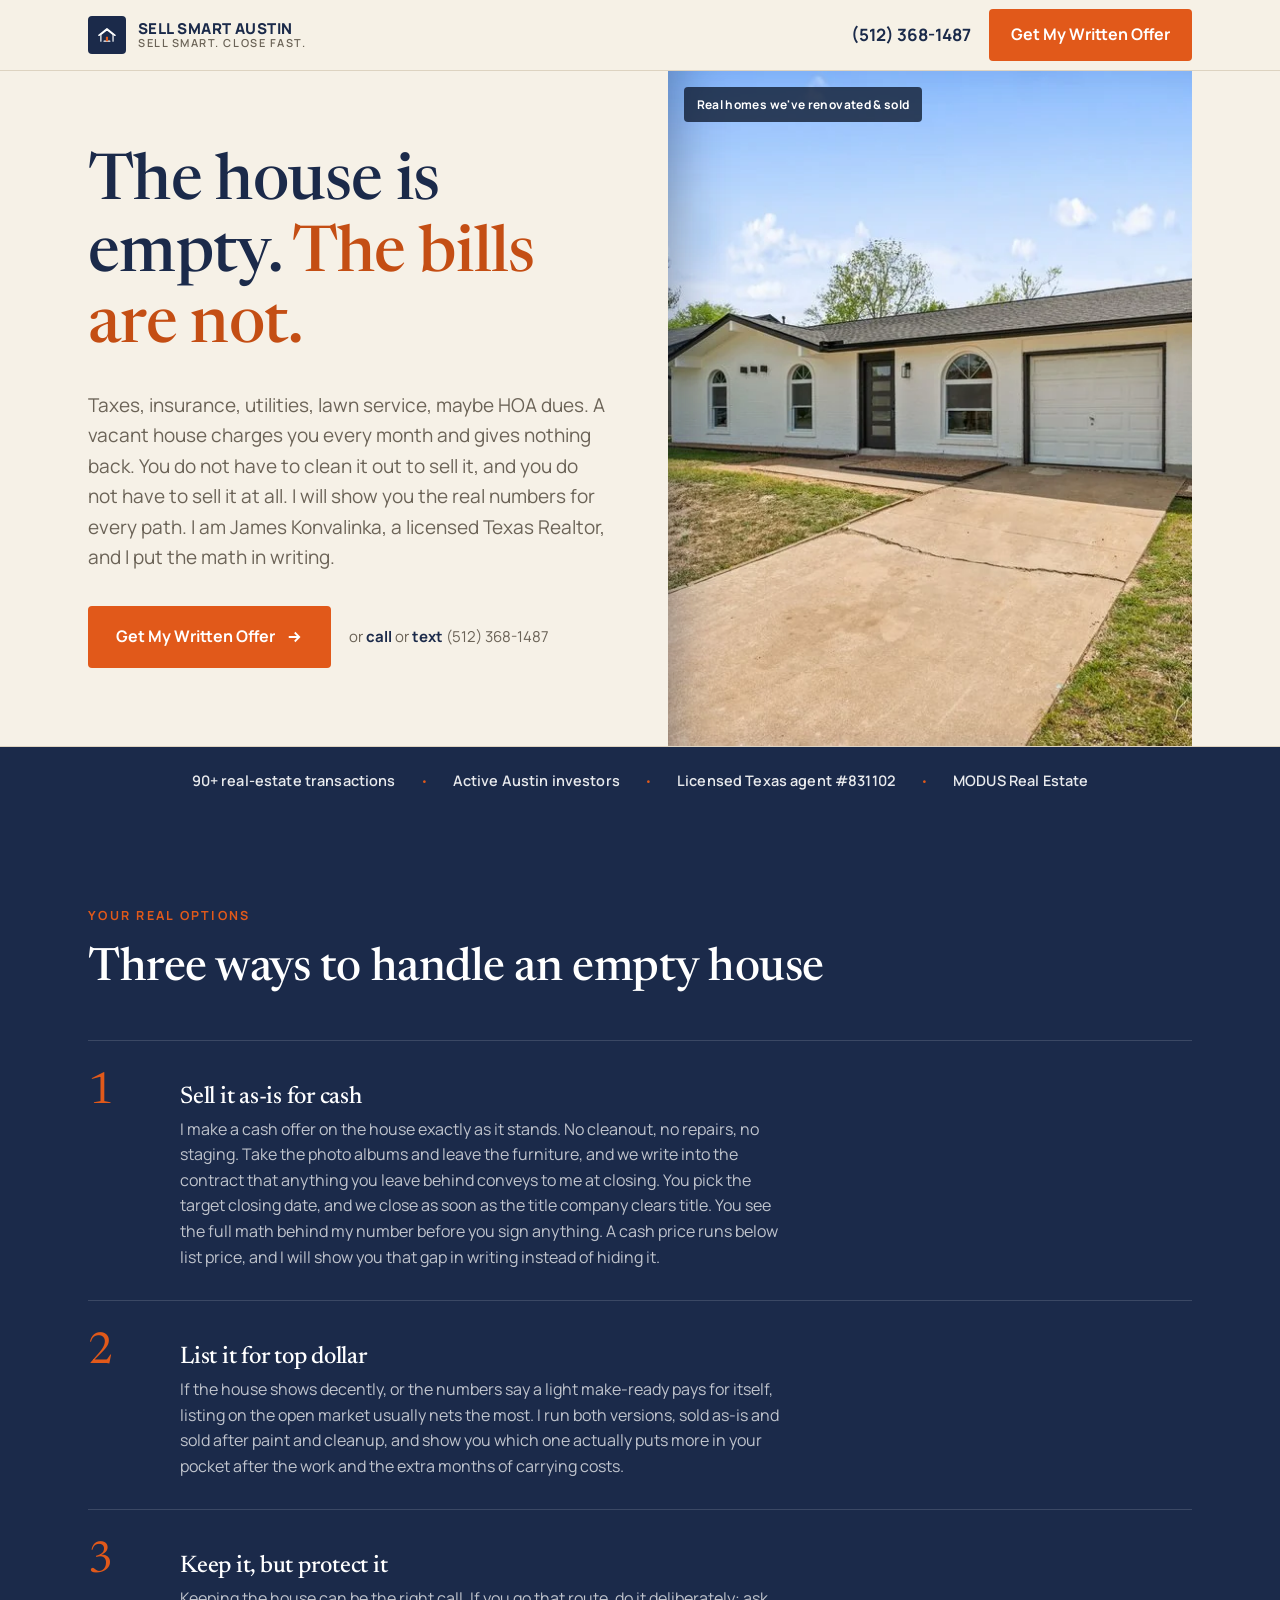
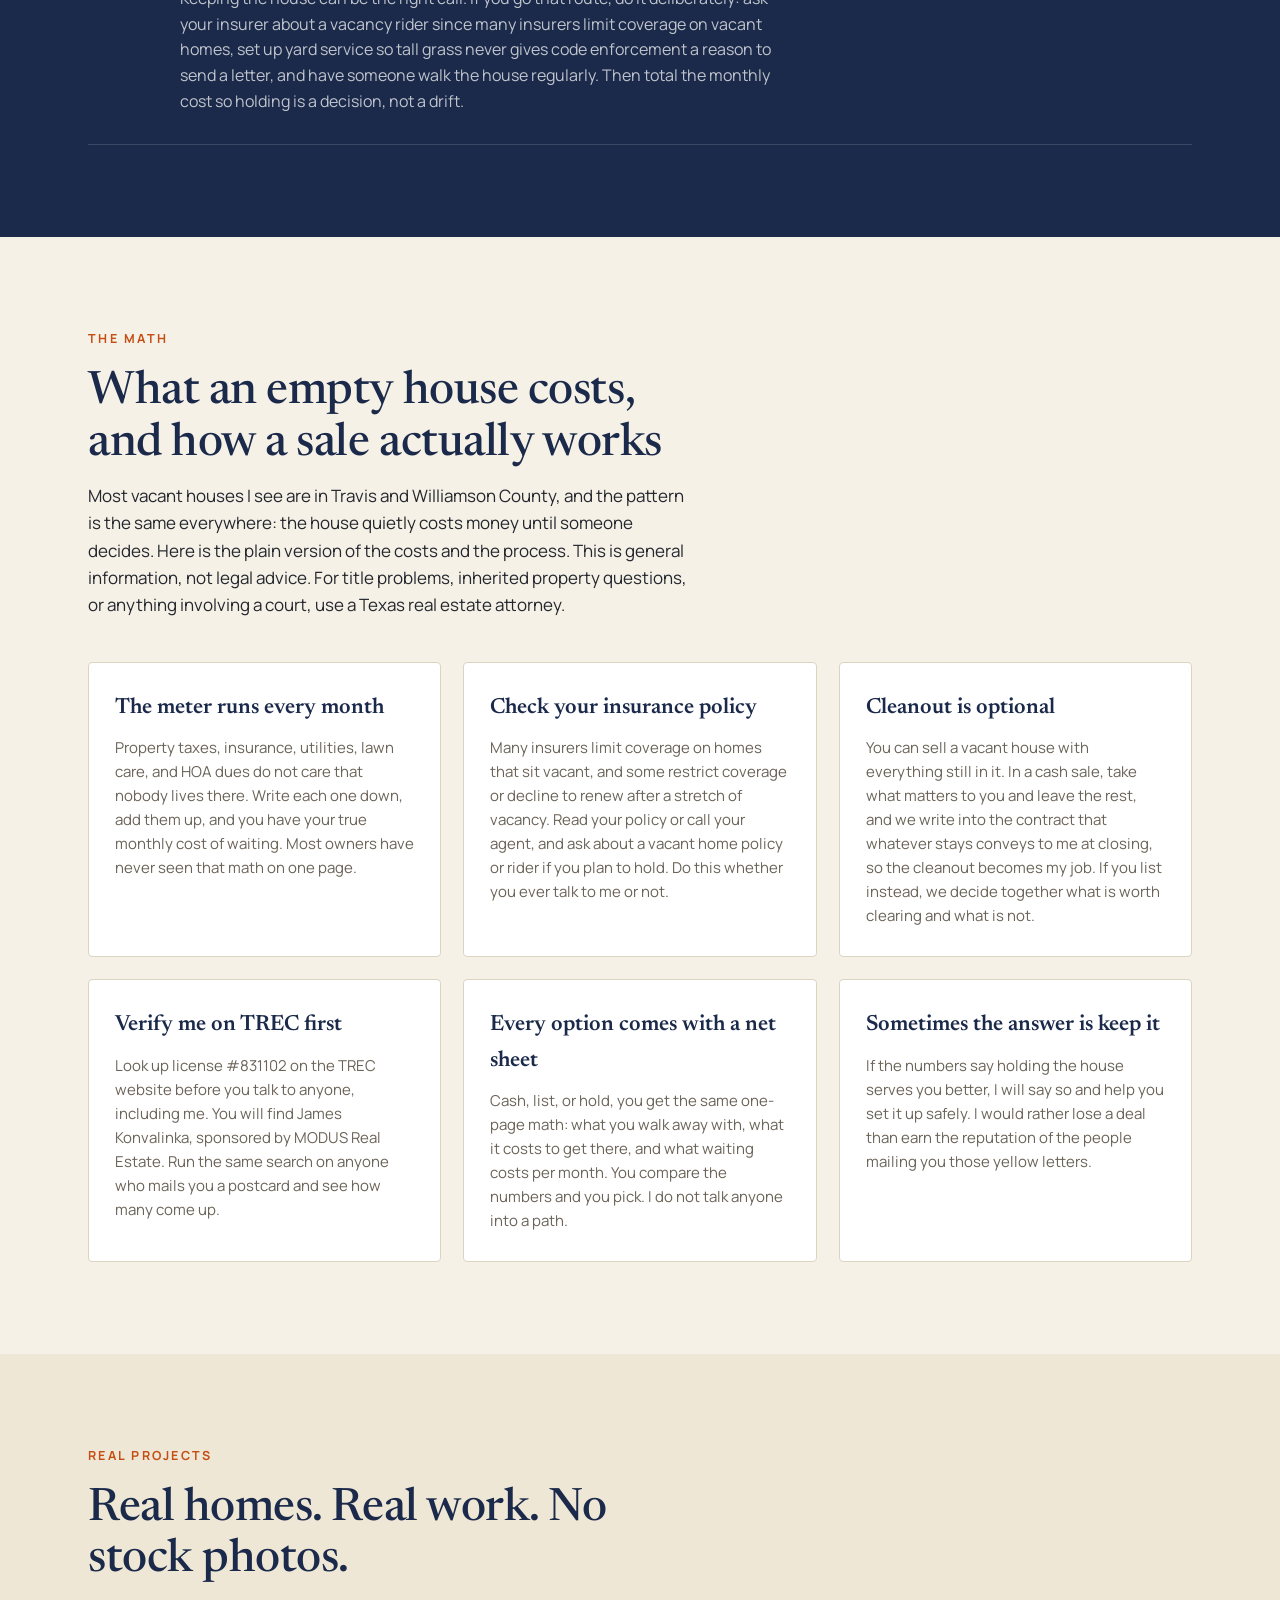
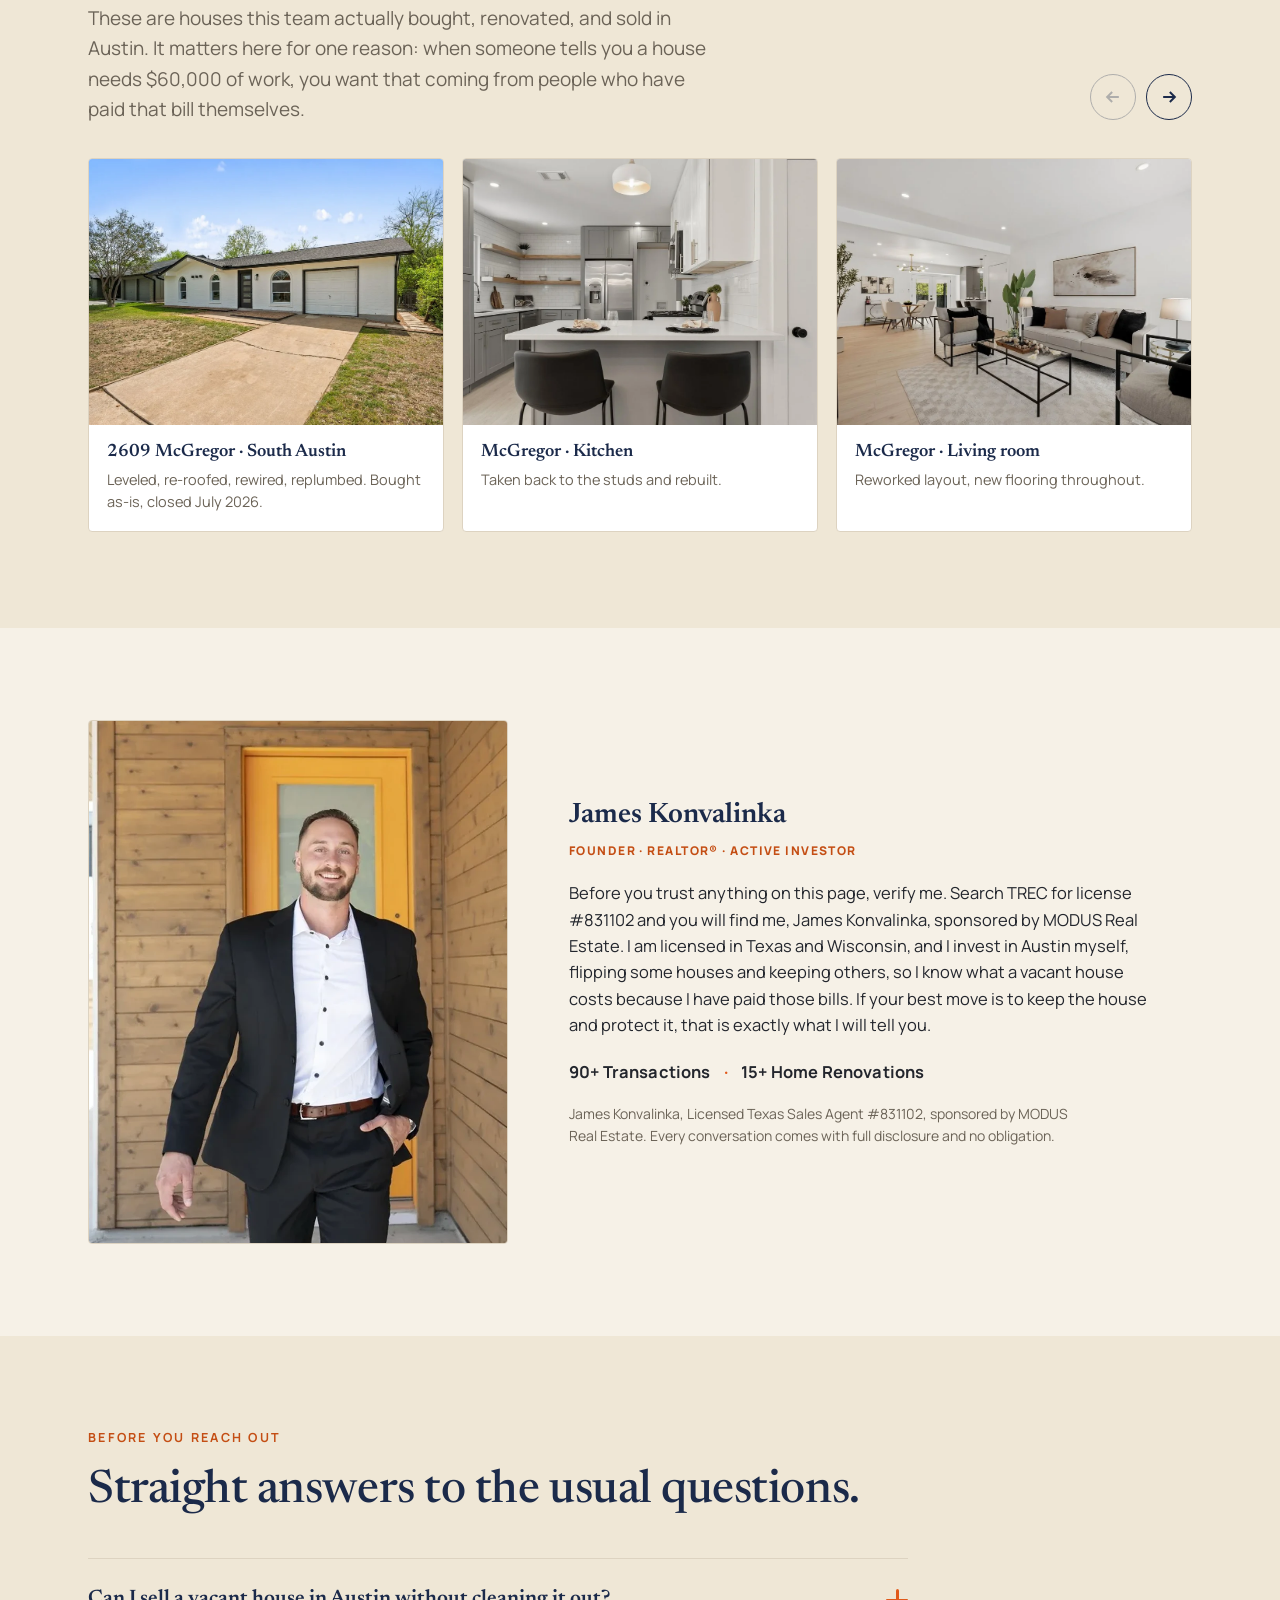
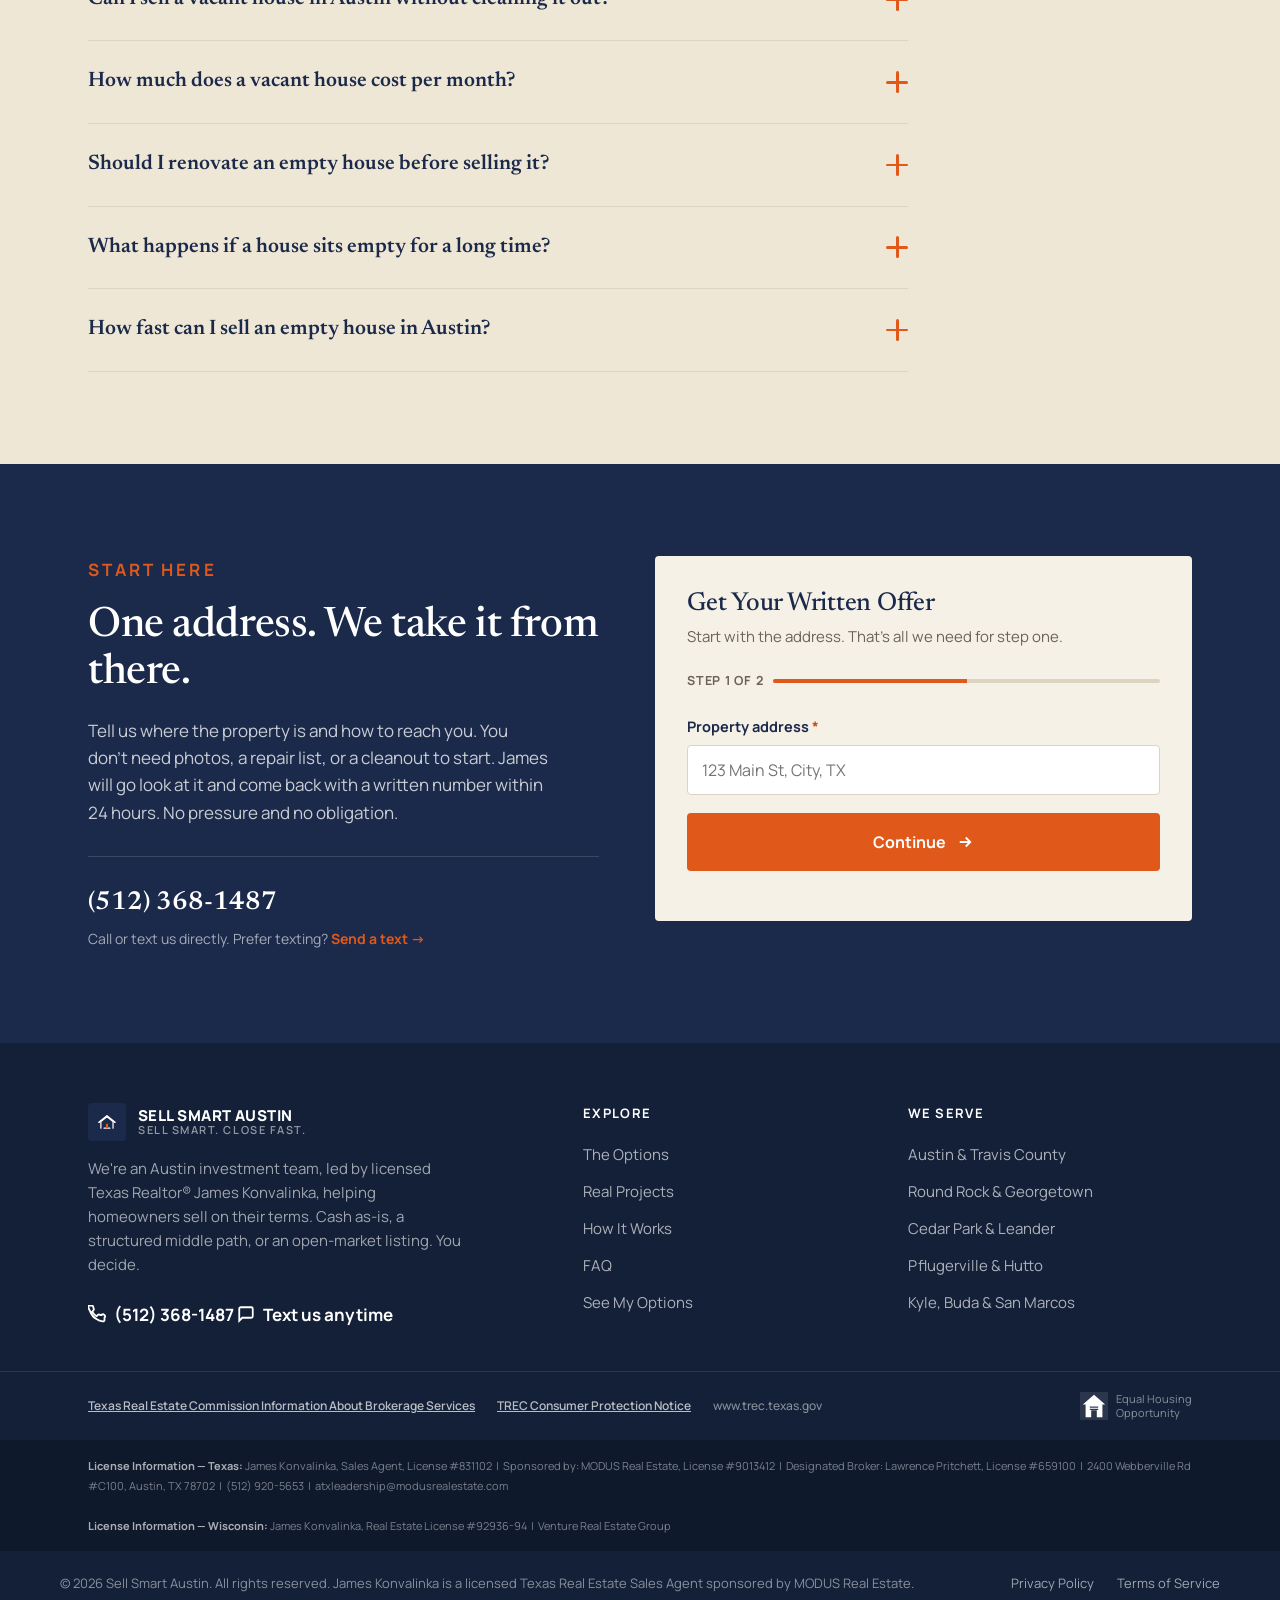
<file: sell-vacant-house/index.html>
<!DOCTYPE html>
<html lang="en">
<head>
<meta charset="UTF-8">
<meta name="viewport" content="width=device-width, initial-scale=1.0">
<title>Sell a Vacant House in Austin | Sell Smart Austin</title>
<meta name="description" content="A vacant house in Austin bills you every month. Three honest options from a licensed Texas Realtor: sell as-is with no cleanout, list it, or keep it.">

<!--
  Landing page (sell-vacant-house) situation lane,
  which targets the entire US and filters geographically via keywords.
  Derived from cash-offer/index.html: identical form wiring, conversion
  tracking, consent gate and TREC footer. Built 2026-07-31.
  Google tag: dormant until the AW- conversion ID exists
  (see SellSmartAustin/import/PRELAUNCH-GATE-CHECKLIST.md, Gate 2).
-->

<link rel="preconnect" href="https://fonts.googleapis.com">
<link rel="preconnect" href="https://fonts.gstatic.com" crossorigin>
<link href="https://fonts.googleapis.com/css2?family=Manrope:wght@400;500;600;700;800&family=Newsreader:ital,opsz,wght@0,6..72,400;0,6..72,500;0,6..72,600;1,6..72,400&display=swap" rel="stylesheet">

<!-- Meta Pixel (init only; PageView + Lead are fired from the app code — Lead only after a confirmed lead) -->
<script>!function(f,b,e,v,n,t,s){if(f.fbq)return;n=f.fbq=function(){n.callMethod?n.callMethod.apply(n,arguments):n.queue.push(arguments)};if(!f._fbq)f._fbq=n;n.push=n;n.loaded=!0;n.version='2.0';n.queue=[];t=b.createElement(e);t.async=!0;t.src=v;s=b.getElementsByTagName(e)[0];s.parentNode.insertBefore(t,s)}(window,document,'script','https://connect.facebook.net/en_US/fbevents.js');fbq('init','5191741884383418');</script>
<noscript><img height="1" width="1" style="display:none" src="https://www.facebook.com/tr?id=5191741884383418&ev=PageView&noscript=1"/></noscript>

<!-- Google tag (gtag.js) — Google Ads conversion tracking, account AW-18359778796 -->
<script async src="https://www.googletagmanager.com/gtag/js?id=AW-18359778796"></script>
<script>window.dataLayer=window.dataLayer||[];function gtag(){dataLayer.push(arguments);}gtag('js',new Date());gtag('config','AW-18359778796');</script>

<script>document.documentElement.className += " js";</script>

<style>
  :root {
    --navy:      #1B2A4A;
    --navy-deep: #132038;
    --cream:     #F6F1E7;
    --cream-2:   #EFE7D6;
    --orange:    #E1591A;
    --orange-ink:#c44e14;
    --ink:       #23262d;
    --muted:     #6b6357;
    --line:      #ddd3c1;
    --line-navy: rgba(255,255,255,0.14);
    --white:     #ffffff;
    --radius:    4px;
    --maxw:      1160px;
  }

  * { margin:0; padding:0; box-sizing:border-box; }

  html { scroll-behavior:smooth; }

  body {
    font-family:'Manrope', system-ui, sans-serif;
    color:var(--ink);
    background:var(--cream);
    line-height:1.6;
    font-size:17px;
    -webkit-font-smoothing:antialiased;
  }

  h1,h2,h3 { font-family:'Newsreader', Georgia, serif; font-weight:500; line-height:1.12; letter-spacing:-0.01em; color:var(--navy); }

  a { color:inherit; }

  .wrap { max-width:var(--maxw); margin:0 auto; padding:0 28px; }

  section { padding:92px 0; }

  .eyebrow {
    font-family:'Manrope', sans-serif;
    font-size:12.5px; font-weight:700; letter-spacing:0.18em; text-transform:uppercase;
    color:var(--orange-ink); margin-bottom:18px;
  }

  .h2 { font-size:clamp(30px, 4vw, 46px); }
  .lead { font-size:19px; color:var(--muted); max-width:60ch; }

  /* Buttons */
  .btn {
    display:inline-flex; align-items:center; gap:10px;
    font-family:'Manrope',sans-serif; font-weight:700; font-size:16px;
    padding:16px 26px; border-radius:var(--radius); border:2px solid transparent;
    cursor:pointer; text-decoration:none; transition:background .18s, color .18s, border-color .18s;
    min-height:52px;
  }
  .btn-primary { background:var(--orange); color:#fff; }
  .btn-primary:hover { background:var(--orange-ink); }
  .btn-ghost { background:transparent; color:var(--navy); border-color:var(--navy); }
  .btn-ghost:hover { background:var(--navy); color:#fff; }
  .btn-ghost-light { background:transparent; color:#fff; border-color:rgba(255,255,255,0.5); }
  .btn-ghost-light:hover { background:#fff; color:var(--navy); border-color:#fff; }
  .btn:focus-visible, a:focus-visible, input:focus-visible, select:focus-visible, textarea:focus-visible, button:focus-visible {
    outline:3px solid var(--orange); outline-offset:2px;
  }

  /* ── NAV ── */
  header.nav {
    position:sticky; top:0; z-index:100;
    background:rgba(246,241,231,0.92); backdrop-filter:saturate(180%) blur(8px);
    border-bottom:1px solid var(--line);
  }
  .nav-inner { display:flex; align-items:center; justify-content:space-between; height:70px; }
  .brand { display:flex; align-items:center; gap:12px; text-decoration:none; }
  .brand .mark { width:38px; height:38px; border-radius:4px; display:block; }
  .brand .name { font-family:'Manrope',sans-serif; font-weight:800; letter-spacing:0.03em; font-size:15px; color:var(--navy); line-height:1.05; }
  .brand .name span { display:block; font-weight:600; font-size:11px; letter-spacing:0.14em; color:var(--muted); text-transform:uppercase; }
  .nav-links { display:flex; align-items:center; gap:30px; }
  .nav-links a { font-size:15px; font-weight:600; color:var(--navy); text-decoration:none; opacity:.82; }
  .nav-links a:hover { opacity:1; color:var(--orange-ink); }
  .nav-cta { display:flex; align-items:center; gap:18px; }
  .nav-cta .btn { white-space:nowrap; }
  .nav-phone { font-weight:700; color:var(--navy); text-decoration:none; white-space:nowrap; }
  .nav-toggle { display:none; background:none; border:0; cursor:pointer; color:var(--navy); padding:4px; align-items:center; }

  /* Mobile dropdown menu */
  .mobile-menu { display:none; flex-direction:column; background:var(--cream); border-bottom:1px solid var(--line); padding:6px 20px 16px; }
  .mobile-menu.open { display:flex; }
  .mobile-menu > a { padding:13px 2px; font-size:16px; font-weight:600; color:var(--navy); text-decoration:none; border-bottom:1px solid var(--line); }
  .mobile-menu .mm-cta { margin-top:12px; justify-content:center; border-bottom:0; min-height:48px; }
  .mobile-menu .mm-call { border-bottom:0; text-align:center; color:var(--orange-ink); font-weight:700; }

  /* Mobile sticky bottom CTA bar */
  .sticky-cta { display:none; }
  .sticky-call { display:flex; flex-direction:column; align-items:center; justify-content:center; gap:2px; color:var(--navy); text-decoration:none; font-weight:700; font-size:12px; letter-spacing:0.02em; padding:0 16px; border:1.5px solid var(--navy); border-radius:var(--radius); }
  .sticky-offer { flex:1; justify-content:center; min-height:50px; font-size:15px; }

  /* ── HERO ── */
  .hero { background:var(--cream); border-bottom:1px solid var(--line); padding:0; }
  .hero-grid { display:grid; grid-template-columns:1.05fr 0.95fr; align-items:stretch; gap:0; }
  .hero-copy { padding:78px 56px 78px 0; align-self:center; }
  .hero h1 { font-size:clamp(38px, 5.4vw, 64px); }
  .hero h1 em { font-style:normal; color:var(--orange-ink); }
  .hero-sub { font-size:19px; color:var(--muted); margin:26px 0 34px; max-width:46ch; }
  .hero-actions { display:flex; align-items:center; gap:18px; flex-wrap:wrap; }
  .hero-callnote { font-size:15px; color:var(--muted); }
  .hero-callnote a { color:var(--navy); font-weight:700; text-decoration:none; }
  .hero-media { position:relative; min-height:520px; overflow:hidden; background:var(--navy); }
  .hero-media .hc-slide { position:absolute; inset:0; width:100%; height:100%; object-fit:cover; object-position:center; opacity:0; transition:opacity .9s ease; }
  .hero-media .hc-slide.active { opacity:1; }
  .hero-media::after { content:""; position:absolute; inset:0; box-shadow:inset 40px 0 60px -40px rgba(27,42,74,0.5); pointer-events:none; z-index:1; }
  .hc-badge { position:absolute; top:16px; left:16px; z-index:2; background:rgba(19,32,56,0.82); color:#fff; font-size:12px; font-weight:700; letter-spacing:0.03em; padding:8px 13px; border-radius:4px; }
  .hc-dots { position:absolute; bottom:16px; left:0; right:0; z-index:2; display:flex; gap:8px; justify-content:center; }
  .hc-dot { width:9px; height:9px; border-radius:50%; background:rgba(255,255,255,0.5); border:0; padding:0; cursor:pointer; transition:background .2s; }
  .hc-dot.active { background:var(--orange); }

  /* ── PROOF LINE ── */
  .proof { background:var(--navy); color:#fff; padding:0; }
  .proof-inner { display:flex; align-items:center; justify-content:center; flex-wrap:wrap; gap:10px 26px; padding:20px 28px; text-align:center; }
  .proof-item { font-size:14.5px; font-weight:600; color:rgba(255,255,255,0.9); letter-spacing:0.01em; }
  .proof-dot { color:var(--orange); font-weight:800; }

  /* ── OPTIONS (cash-first asymmetric) ── */
  #options { background:var(--cream); }
  .options-head { max-width:60ch; margin-bottom:44px; }
  .options-grid { display:grid; grid-template-columns:1.7fr 1fr; gap:26px; align-items:stretch; }
  .cash-panel {
    background:var(--navy); color:#fff; border-radius:var(--radius);
    padding:46px 44px; position:relative; overflow:hidden;
    display:flex; flex-direction:column;
  }
  .cash-panel .tag { font-size:12.5px; font-weight:700; letter-spacing:0.16em; text-transform:uppercase; color:var(--orange); margin-bottom:16px; }
  .cash-panel h3 { color:#fff; font-size:40px; margin-bottom:8px; }
  .cash-panel .desc-lead { font-size:16px; color:rgba(255,255,255,0.62); margin-bottom:26px; font-weight:600; }
  .cash-panel p { color:rgba(255,255,255,0.86); font-size:16.5px; margin-bottom:26px; max-width:48ch; }
  .cash-points { list-style:none; display:flex; flex-direction:column; gap:12px; margin-bottom:32px; }
  .cash-points li { display:flex; gap:12px; align-items:flex-start; font-size:16px; color:rgba(255,255,255,0.92); }
  .cash-points svg { flex-shrink:0; margin-top:3px; color:var(--orange); }
  .cash-panel .btn { align-self:flex-start; margin-top:auto; }
  .cash-fine { font-size:13px; color:rgba(255,255,255,0.5); margin-top:16px; max-width:46ch; }

  .alt-col { display:flex; flex-direction:column; gap:22px; }
  .alt {
    background:#fff; border:1px solid var(--line); border-radius:var(--radius);
    padding:28px 26px; flex:1;
  }
  .alt h4 { font-family:'Newsreader',serif; font-weight:600; font-size:22px; color:var(--navy); margin-bottom:10px; }
  .alt p { font-size:15px; color:var(--muted); }

  /* ── PROJECTS ── */
  #projects { background:var(--cream-2); }
  .projects-head { max-width:62ch; margin-bottom:56px; }
  .project { display:grid; grid-template-columns:1fr 1fr; gap:40px; align-items:center; padding:0 0 76px; }
  .project:last-of-type { padding-bottom:0; }
  .project.flip .p-media { order:2; }
  .project-establish { width:100%; height:auto; display:block; border-radius:var(--radius); border:1px solid var(--line); }
  .p-thumbs { display:grid; grid-template-columns:1fr 1fr; gap:12px; margin-top:12px; }
  .p-thumbs img { width:100%; height:100%; object-fit:cover; aspect-ratio:1/1; border-radius:var(--radius); border:1px solid var(--line); display:block; }
  .p-thumbs.three { grid-template-columns:1fr 1fr 1fr; }
  .p-num { font-family:'Newsreader',serif; font-size:15px; letter-spacing:0.14em; color:var(--orange-ink); font-weight:600; text-transform:uppercase; margin-bottom:14px; }
  .project h3 { font-size:29px; margin-bottom:8px; }
  .project .p-place { font-size:14px; font-weight:700; letter-spacing:0.04em; text-transform:uppercase; color:var(--muted); margin-bottom:18px; }
  .project p.p-body { font-size:16.5px; color:var(--ink); margin-bottom:16px; }
  .project .p-status { font-size:14.5px; color:var(--muted); border-left:3px solid var(--orange); padding-left:14px; }

  /* ── HOW IT WORKS ── */
  #how { background:var(--navy); color:#fff; }
  #how h2 { color:#fff; }
  .how-head { margin-bottom:44px; }
  .how-head .lead { color:rgba(255,255,255,0.7); }
  .steps { border-top:1px solid var(--line-navy); }
  .step { display:grid; grid-template-columns:auto 1fr; gap:28px; align-items:baseline; padding:30px 0; border-bottom:1px solid var(--line-navy); }
  .step .n { font-family:'Newsreader',serif; font-size:44px; color:var(--orange); line-height:1; min-width:64px; }
  .step h3 { color:#fff; font-size:24px; margin-bottom:6px; }
  .step p { color:rgba(255,255,255,0.72); font-size:16px; max-width:60ch; }

  /* ── TEAM ── */
  #team { background:var(--cream); }
  .team-head { max-width:60ch; margin-bottom:52px; }
  .team-head .lead { margin-top:16px; }
  .person { display:grid; grid-template-columns:0.82fr 1.18fr; gap:48px; align-items:center; padding-bottom:60px; }
  .person:last-of-type { padding-bottom:0; }
  .person.flip .person-photo-wrap { order:2; }
  .person-photo { width:100%; height:auto; display:block; border-radius:var(--radius); border:1px solid var(--line); }
  .person-photo-wrap { max-width:420px; }
  .person-name { font-family:'Newsreader',serif; font-size:28px; font-weight:600; color:var(--navy); line-height:1.1; }
  .person-role { display:inline-block; font-size:12px; font-weight:800; letter-spacing:0.12em; text-transform:uppercase; color:var(--orange-ink); margin:10px 0 20px; }
  .person p { font-size:16.5px; color:var(--ink); margin-bottom:16px; max-width:58ch; }
  .person .lic-note { font-size:14px; color:var(--muted); margin-top:18px; }
  .exp-line { font-size:15px; font-weight:700; color:var(--navy); letter-spacing:0.01em; margin-top:20px; }
  .exp-line .sep { color:var(--orange); margin:0 10px; }

  /* ── FAQ ── */
  #faq { background:var(--cream-2); }
  .faq-head { margin-bottom:40px; }
  .faq-list { max-width:820px; border-top:1px solid var(--line); }
  .faq-item { border-bottom:1px solid var(--line); }
  .faq-q { width:100%; text-align:left; background:none; border:0; cursor:pointer;
    display:flex; justify-content:space-between; align-items:center; gap:20px;
    padding:24px 0; font-family:'Newsreader',serif; font-size:21px; font-weight:600; color:var(--navy); }
  .faq-q .ic { flex-shrink:0; width:22px; height:22px; position:relative; transition:transform .2s; }
  .faq-q .ic::before, .faq-q .ic::after { content:""; position:absolute; background:var(--orange); border-radius:2px; }
  .faq-q .ic::before { top:10px; left:0; width:22px; height:2.5px; }
  .faq-q .ic::after { top:0; left:10px; width:2.5px; height:22px; transition:opacity .2s; }
  .faq-item[open] .faq-q .ic::after { opacity:0; }
  .faq-a { padding:0 0 26px; font-size:16.5px; color:var(--muted); max-width:70ch; }
  details > summary { list-style:none; }
  details > summary::-webkit-details-marker { display:none; }

  /* ── INTAKE ── */
  #intake { background:var(--navy); color:#fff; }
  .intake-grid { display:grid; grid-template-columns:1fr 1.05fr; gap:56px; align-items:start; }
  .intake-pitch h2 { color:#fff; font-size:clamp(28px,3.6vw,42px); margin-bottom:20px; }
  .intake-pitch p { color:rgba(255,255,255,0.76); font-size:17px; margin-bottom:20px; max-width:46ch; }
  .intake-pitch .callbox { margin-top:30px; padding-top:26px; border-top:1px solid var(--line-navy); }
  .intake-pitch .callbox a { color:#fff; font-family:'Newsreader',serif; font-size:26px; font-weight:600; text-decoration:none; }
  .intake-pitch .callbox span { display:block; color:rgba(255,255,255,0.6); font-size:14px; margin-top:4px; }
  .intake-pitch .callbox span a { font-family:'Manrope',sans-serif; font-size:14px; font-weight:700; color:var(--orange); text-decoration:none; white-space:nowrap; }

  .form-card { background:var(--cream); color:var(--ink); border-radius:var(--radius); padding:34px 32px; }
  .form-head { margin-bottom:22px; }
  .form-head h3 { font-size:26px; margin-bottom:6px; }
  .form-head p { font-size:15px; color:var(--muted); }
  .progress { display:flex; align-items:center; gap:10px; margin:18px 0 24px; }
  .progress .bar { height:4px; flex:1; background:var(--line); border-radius:3px; overflow:hidden; }
  .progress .bar i { display:block; height:100%; width:50%; background:var(--orange); transition:width .3s; }
  .progress .lbl { font-size:12.5px; font-weight:700; letter-spacing:0.06em; text-transform:uppercase; color:var(--muted); white-space:nowrap; }

  .field { margin-bottom:18px; }
  .field label { display:block; font-size:14.5px; font-weight:700; color:var(--navy); margin-bottom:7px; }
  .field .req { color:var(--orange-ink); }
  .field input, .field select, .field textarea {
    width:100%; font-family:'Manrope',sans-serif; font-size:16px; color:var(--ink);
    padding:13px 14px; border:1.5px solid var(--line); border-radius:var(--radius); background:#fff;
  }
  .field textarea { resize:vertical; min-height:84px; }
  .field .hint { font-size:12.5px; color:var(--muted); margin-top:5px; }
  .field .err { display:none; font-size:13px; color:#c0341d; font-weight:600; margin-top:6px; }
  .field.invalid input, .field.invalid select, .field.invalid textarea { border-color:#c0341d; }
  .field.invalid .err { display:block; }

  .consent { display:flex; gap:11px; align-items:flex-start; margin-bottom:14px; }
  .consent input { width:19px; height:19px; margin-top:3px; flex-shrink:0; accent-color:var(--orange); }
  .consent label { font-size:12.5px; color:var(--muted); line-height:1.5; }
  .consent label a { color:var(--orange-ink); font-weight:600; }
  .consent.invalid label { color:#c0341d; }

  .step-pane { display:none; }
  .step-pane.active { display:block; }
  .form-nav { display:flex; align-items:center; gap:14px; margin-top:8px; }
  .form-nav .btn { flex:1; justify-content:center; }
  .btn-back { background:none; border:0; color:var(--navy); font-weight:700; cursor:pointer; font-family:'Manrope',sans-serif; font-size:15px; padding:12px; }

  .form-state { display:none; text-align:center; padding:20px 6px; }
  .form-state.show { display:block; }
  .form-state .ic { width:56px; height:56px; border-radius:50%; display:flex; align-items:center; justify-content:center; margin:0 auto 18px; }
  .form-state.ok .ic { background:rgba(22,120,60,0.12); color:#16783c; }
  .form-state.fail .ic { background:rgba(192,52,29,0.12); color:#c0341d; }
  .form-state h3 { margin-bottom:12px; }
  .form-state p { font-size:15.5px; color:var(--muted); margin-bottom:20px; max-width:40ch; margin-left:auto; margin-right:auto; }
  .form-state .btn { justify-content:center; }
  .form-restart { background:none; border:0; color:var(--muted); text-decoration:underline; cursor:pointer; font-size:14px; margin-top:14px; font-family:'Manrope',sans-serif; }
  .mock-note { font-size:11.5px; color:var(--muted); text-align:center; margin-top:16px; opacity:.8; }

  /* ── FOOTER ── */
  footer { background:var(--navy-deep); color:rgba(255,255,255,0.7); padding:0; }
  .foot-main { display:grid; grid-template-columns:1.6fr 1fr 1fr; gap:40px; padding:60px 0 40px; }
  .foot-brand p { font-size:15px; color:rgba(255,255,255,0.6); margin:16px 0; max-width:42ch; }
  .foot-brand .foot-phone { color:#fff; font-weight:700; text-decoration:none; display:inline-flex; align-items:center; gap:8px; }
  .foot-col h4 { color:#fff; font-family:'Manrope',sans-serif; font-size:13px; letter-spacing:0.1em; text-transform:uppercase; margin-bottom:16px; }
  .foot-col ul { list-style:none; }
  .foot-col li { margin-bottom:10px; }
  .foot-col a { color:rgba(255,255,255,0.65); text-decoration:none; font-size:15px; }
  .foot-col a:hover { color:#fff; }
  .trec-bar { border-top:1px solid rgba(255,255,255,0.1); padding:20px 0; }
  .trec-bar .row { display:flex; align-items:center; justify-content:space-between; flex-wrap:wrap; gap:16px; }
  .trec-links { display:flex; gap:22px; flex-wrap:wrap; align-items:center; }
  .trec-links a { font-size:12px; color:rgba(255,255,255,0.7); text-decoration:underline; font-weight:600; }
  .trec-links a.plain { text-decoration:none; color:rgba(255,255,255,0.5); font-weight:500; }
  .eho { display:flex; align-items:center; gap:8px; }
  .eho span { font-size:11px; color:rgba(255,255,255,0.5); line-height:1.3; }
  .lic-block { background:rgba(0,0,0,0.22); padding:16px 0; }
  .lic-block p { font-size:11px; color:rgba(255,255,255,0.45); line-height:1.8; }
  .lic-block strong { color:rgba(255,255,255,0.65); font-weight:700; }
  .lic-block a { color:rgba(255,255,255,0.45); text-decoration:none; }
  .foot-bottom { display:flex; justify-content:space-between; align-items:center; flex-wrap:wrap; gap:14px; padding:22px 0; font-size:13px; color:rgba(255,255,255,0.5); }
  .foot-bottom a { color:rgba(255,255,255,0.6); text-decoration:none; margin-left:20px; }

  /* Reveal animation */
  /* Hidden only once JS is confirmed alive (see the .js script in <head>).
     Without JS nothing is ever hidden, so the page can never render blank. */
  .js .reveal { opacity:0; transform:translateY(18px); transition:opacity .6s ease, transform .6s ease; }
  .reveal.in { opacity:1; transform:none; }

  /* Real Projects carousel: swipe on mobile, arrows on desktop */
  .pcar-head { display:flex; align-items:flex-end; justify-content:space-between; gap:24px; margin-bottom:34px; }
  .pcar-head .projects-head { margin-bottom:0; }
  .pcar-btns { display:flex; gap:10px; flex-shrink:0; padding-bottom:4px; }
  .pcar-btn { width:46px; height:46px; border-radius:50%; border:1.5px solid var(--navy); background:transparent; color:var(--navy); cursor:pointer; display:flex; align-items:center; justify-content:center; transition:background .18s, color .18s, opacity .18s; }
  .pcar-btn:hover:not(:disabled) { background:var(--navy); color:#fff; }
  .pcar-btn:disabled { opacity:.3; cursor:default; }
  .pcar { display:flex; gap:18px; overflow-x:auto; scroll-snap-type:x mandatory; scroll-behavior:smooth; -webkit-overflow-scrolling:touch; scrollbar-width:none; padding-bottom:4px; }
  .pcar::-webkit-scrollbar { display:none; }
  .pcar-card { flex:0 0 calc((100% - 36px) / 3); scroll-snap-align:start; background:#fff; border:1px solid var(--line); border-radius:var(--radius); overflow:hidden; }
  .pcar-card img { width:100%; height:auto; aspect-ratio:4/3; object-fit:cover; display:block; }
  .pcar-card .pc-body { padding:16px 18px 18px; }
  .pcar-card h4 { font-family:'Newsreader',Georgia,serif; font-weight:600; font-size:18px; color:var(--navy); line-height:1.25; margin-bottom:6px; }
  .pcar-card p { font-size:14.5px; color:var(--muted); line-height:1.5; }
  @media (max-width:960px) {
    .pcar-card { flex-basis:78%; }
    .pcar-btns { display:none; }
    .pcar-head { display:block; }
  }
  @media (prefers-reduced-motion:reduce) { .pcar { scroll-behavior:auto; } }
  /* ── RESPONSIVE ── */
  @media (max-width:960px) {
    .nav-links { display:none; }
    .nav-toggle { display:inline-flex; }
    .hero-grid { grid-template-columns:1fr; }
    .hero-copy { padding:56px 0 40px; }
    .hero-media { min-height:420px; order:-1; }
    .options-grid { grid-template-columns:1fr; }
    .project, .project.flip { grid-template-columns:1fr; gap:22px; }
    .project.flip .p-media { order:0; }
    .person, .person.flip { grid-template-columns:1fr; gap:26px; }
    .person.flip .person-photo-wrap { order:0; }
    .person-photo-wrap { max-width:340px; }
    .intake-grid { grid-template-columns:1fr; gap:34px; }
  }
  @media (max-width:560px) {
    section { padding:64px 0; }
    .wrap { padding:0 20px; }
    /* Mobile nav: drop the redundant CTA button (hero has it) so the header
       fits — keep the tap-to-call phone, which is the higher-intent action. */
    .nav-inner { height:62px; }
    .nav-cta .btn { display:none; }
    .brand .name { font-size:13.5px; }
    .brand .name span { font-size:9px; }
    .brand .mark { width:34px; height:34px; }
    .nav-phone { font-size:15px; }
    .cash-panel { padding:34px 26px; }
    .cash-panel h3 { font-size:32px; }
    .form-card { padding:26px 20px; }
    .step .n { font-size:34px; min-width:48px; }
    .foot-main { grid-template-columns:1fr; gap:28px; }
    .proof-inner { flex-direction:column; gap:8px; }
    .proof-dot { display:none; }
    /* Sticky bottom CTA bar on phones */
    body { padding-bottom:76px; }
    .sticky-cta {
      display:flex; gap:10px; align-items:stretch;
      position:fixed; left:0; right:0; bottom:0; z-index:200;
      background:rgba(246,241,231,0.97); -webkit-backdrop-filter:blur(6px); backdrop-filter:blur(6px);
      border-top:1px solid var(--line);
      padding:10px 14px calc(10px + env(safe-area-inset-bottom));
    }
  }
  @media (prefers-reduced-motion:reduce) {
    html { scroll-behavior:auto; }
    .js .reveal { transition:none; opacity:1; transform:none; }
    * { transition:none !important; }
  }
</style>
<style>
  /* LP-only overrides: no nav links off the page; paid click stays here. */
  .nav-links, .nav-toggle, .mobile-menu { display:none !important; }
  .hero-media { min-height:440px; }
  .lp-two-num { display:grid; grid-template-columns:repeat(3,1fr); gap:22px; }
  @media (max-width:960px) {
    .lp-two-num { grid-template-columns:1fr; }
      /* Paid traffic: the ad-matching headline must be the first thing seen.
       Homepage puts the photo first on mobile; the LP flips that. */
    .hero-media { order:2; min-height:300px; }
    .hero-copy { padding:44px 0 36px; }
  }
</style>
<script type="application/ld+json">
{
  "@context": "https://schema.org",
  "@graph": [
    {
      "@type": "WebPage",
      "url": "https://sellsmartaustin.com/sell-vacant-house/",
      "name": "Sell a Vacant House in Austin | Sell Smart Austin",
      "description": "A vacant house in Austin bills you every month. Three honest options from a licensed Texas Realtor: sell as-is with no cleanout, list it, or keep it.",
      "isPartOf": {
        "@id": "https://sellsmartaustin.com/#website"
      },
      "about": {
        "@id": "https://sellsmartaustin.com/#business"
      }
    },
    {
      "@type": "Service",
      "name": "Selling a vacant house",
      "description": "Help for owners of vacant Austin-area houses: as-is cash sales with no cleanout, listings when light make-ready pays, and honest carrying-cost math from a licensed Texas real estate agent.",
      "url": "https://sellsmartaustin.com/sell-vacant-house/",
      "serviceType": "Selling a vacant house",
      "provider": {
        "@id": "https://sellsmartaustin.com/#business"
      },
      "areaServed": {
        "@type": "State",
        "name": "Texas"
      }
    },
    {
      "@type": "FAQPage",
      "mainEntity": [
        {
          "@type": "Question",
          "name": "Can I sell a vacant house in Austin without cleaning it out?",
          "acceptedAnswer": {
            "@type": "Answer",
            "text": "Yes. In an as-is cash sale you take the items you want and leave everything else, furniture included. We write it into the contract that anything you leave behind conveys to me at closing, so the cleanout becomes my job, not yours. If you choose to list instead, some clearing usually helps the sale, and we would decide together what is actually worth doing."
          }
        },
        {
          "@type": "Question",
          "name": "How much does a vacant house cost per month?",
          "acceptedAnswer": {
            "@type": "Answer",
            "text": "Add your annual property tax divided by twelve, your insurance premium, base utilities, lawn service, and any HOA dues. For many Travis and Williamson County homes that lands in the hundreds of dollars every month before a single repair. Your exact number takes ten minutes to work out, and I will do it with you."
          }
        },
        {
          "@type": "Question",
          "name": "Should I renovate an empty house before selling it?",
          "acceptedAnswer": {
            "@type": "Answer",
            "text": "Usually not fully. Big renovations on a vacant house often return less than they cost once you add the extra months of carrying costs. Light make-ready like paint, cleaning, and yard work sometimes pays for itself, and sometimes selling as-is nets nearly the same. I run both versions on paper so you can see which wins before you spend anything."
          }
        },
        {
          "@type": "Question",
          "name": "What happens if a house sits empty for a long time?",
          "acceptedAnswer": {
            "@type": "Answer",
            "text": "The costs keep running and the risks build slowly. Many insurers limit coverage on vacant homes, so check your policy. Tall grass and broken windows draw city code enforcement letters, and unsecured houses attract vandalism and sometimes squatters. None of that means panic. It means either protect the house properly or decide to sell, instead of letting it drift."
          }
        },
        {
          "@type": "Question",
          "name": "How fast can I sell an empty house in Austin?",
          "acceptedAnswer": {
            "@type": "Answer",
            "text": "A cash sale is usually the fastest path because there are no showings, no lender, and no repair negotiations. We put your preferred closing date in the contract, and the title company closes once title is clear. A listing takes longer but often nets more. I will not quote you a closing date before the title work is done, and you should be skeptical of anyone who does."
          }
        }
      ]
    }
  ]
}
</script>
</head>
<body>

<header class="nav">
  <div class="wrap nav-inner">
    <span class="brand" aria-label="Sell Smart Austin">
      <svg class="mark" viewBox="0 0 400 400" xmlns="http://www.w3.org/2000/svg" aria-hidden="true">
        <rect width="400" height="400" rx="16" fill="#1B2A4A"/>
        <g transform="translate(94 128) scale(1.6)">
          <path d="M26 86V42L66 10l40 32v44" fill="none" stroke="#fff" stroke-width="8" stroke-linecap="round" stroke-linejoin="round"/>
          <path d="M13 47 66 4l53 43" fill="none" stroke="#fff" stroke-width="10" stroke-linecap="round" stroke-linejoin="round"/>
          <path d="M47 86H85" fill="none" stroke="#fff" stroke-width="8" stroke-linecap="round"/>
          <rect x="59" y="56.5" width="14" height="29.5" rx="2" fill="#E1591A"/>
        </g>
      </svg>
      <span class="name">SELL SMART AUSTIN<span>Sell Smart. Close Fast.</span></span>
    </span>
    <div class="nav-cta">
      <a href="tel:5123681487" class="nav-phone">(512) 368-1487</a>
      <a href="#intake" class="btn btn-primary" style="padding:11px 20px; min-height:44px;">Get My Written Offer</a>
    </div>
  </div>
</header>

<span id="top"></span>

<section class="hero" aria-labelledby="hero-h">
  <div class="wrap hero-grid">
    <div class="hero-copy">
      <h1 id="hero-h">The house is empty. <em>The bills are not.</em></h1>
      <p class="hero-sub">Taxes, insurance, utilities, lawn service, maybe HOA dues. A vacant house charges you every month and gives nothing back. You do not have to clean it out to sell it, and you do not have to sell it at all. I will show you the real numbers for every path. I am James Konvalinka, a licensed Texas Realtor, and I put the math in writing.</p>
      <div class="hero-actions">
        <a href="#intake" class="btn btn-primary">Get My Written Offer
          <svg width="18" height="18" viewBox="0 0 24 24" fill="none" stroke="currentColor" stroke-width="2.4"><path d="M5 12h14M13 6l6 6-6 6"/></svg>
        </a>
        <span class="hero-callnote">or <a href="tel:5123681487">call</a> or <a href="sms:5123681487">text</a> (512) 368-1487</span>
      </div>
    </div>
    <div class="hero-media" aria-label="A real Sell Smart Austin project">
      <span class="hc-badge">Real homes we've renovated &amp; sold</span>
      <img class="hc-slide active" src="/assets/projects/mcgregor-exterior.webp" width="1024" height="683" alt="Completed exterior of the McGregor renovation in South Austin" fetchpriority="high">
    </div>
  </div>
</section>

<div class="proof">
  <div class="wrap proof-inner">
    <span class="proof-item">90+ real-estate transactions</span>
    <span class="proof-dot" aria-hidden="true">·</span>
    <span class="proof-item">Active Austin investors</span>
    <span class="proof-dot" aria-hidden="true">·</span>
    <span class="proof-item">Licensed Texas agent #831102</span>
    <span class="proof-dot" aria-hidden="true">·</span>
    <span class="proof-item">MODUS Real Estate</span>
  </div>
</div>

<section id="how" aria-labelledby="how-h">
  <div class="wrap">
    <div class="how-head reveal">
      <p class="eyebrow" style="color:var(--orange);">Your Real Options</p>
      <h2 id="how-h" class="h2">Three ways to handle an empty house</h2>
    </div>
    <div class="steps">
      <div class="step reveal"><div class="n">1</div><div><h3>Sell it as-is for cash</h3><p>I make a cash offer on the house exactly as it stands. No cleanout, no repairs, no staging. Take the photo albums and leave the furniture, and we write into the contract that anything you leave behind conveys to me at closing. You pick the target closing date, and we close as soon as the title company clears title. You see the full math behind my number before you sign anything. A cash price runs below list price, and I will show you that gap in writing instead of hiding it.</p></div></div>
      <div class="step reveal"><div class="n">2</div><div><h3>List it for top dollar</h3><p>If the house shows decently, or the numbers say a light make-ready pays for itself, listing on the open market usually nets the most. I run both versions, sold as-is and sold after paint and cleanup, and show you which one actually puts more in your pocket after the work and the extra months of carrying costs.</p></div></div>
      <div class="step reveal"><div class="n">3</div><div><h3>Keep it, but protect it</h3><p>Keeping the house can be the right call. If you go that route, do it deliberately: ask your insurer about a vacancy rider since many insurers limit coverage on vacant homes, set up yard service so tall grass never gives code enforcement a reason to send a letter, and have someone walk the house regularly. Then total the monthly cost so holding is a decision, not a drift.</p></div></div>
    </div>
  </div>
</section>

<section style="background:var(--cream);">
  <div class="wrap">
    <div class="options-head reveal" style="max-width:60ch; margin-bottom:44px;">
      <p class="eyebrow">The Math</p>
      <h2 class="h2">What an empty house costs, and how a sale actually works</h2>
      <p style="margin-top:12px;">Most vacant houses I see are in Travis and Williamson County, and the pattern is the same everywhere: the house quietly costs money until someone decides. Here is the plain version of the costs and the process. This is general information, not legal advice. For title problems, inherited property questions, or anything involving a court, use a Texas real estate attorney.</p>
    </div>
    <div class="lp-two-num" style="margin-bottom:22px;">
      <div class="alt reveal">
        <h4>The meter runs every month</h4>
        <p>Property taxes, insurance, utilities, lawn care, and HOA dues do not care that nobody lives there. Write each one down, add them up, and you have your true monthly cost of waiting. Most owners have never seen that math on one page.</p>
      </div>
      <div class="alt reveal">
        <h4>Check your insurance policy</h4>
        <p>Many insurers limit coverage on homes that sit vacant, and some restrict coverage or decline to renew after a stretch of vacancy. Read your policy or call your agent, and ask about a vacant home policy or rider if you plan to hold. Do this whether you ever talk to me or not.</p>
      </div>
      <div class="alt reveal">
        <h4>Cleanout is optional</h4>
        <p>You can sell a vacant house with everything still in it. In a cash sale, take what matters to you and leave the rest, and we write into the contract that whatever stays conveys to me at closing, so the cleanout becomes my job. If you list instead, we decide together what is worth clearing and what is not.</p>
      </div>
    </div>
    <div class="lp-two-num">
      <div class="alt reveal">
        <h4>Verify me on TREC first</h4>
        <p>Look up license #831102 on the TREC website before you talk to anyone, including me. You will find James Konvalinka, sponsored by MODUS Real Estate. Run the same search on anyone who mails you a postcard and see how many come up.</p>
      </div>
      <div class="alt reveal">
        <h4>Every option comes with a net sheet</h4>
        <p>Cash, list, or hold, you get the same one-page math: what you walk away with, what it costs to get there, and what waiting costs per month. You compare the numbers and you pick. I do not talk anyone into a path.</p>
      </div>
      <div class="alt reveal">
        <h4>Sometimes the answer is keep it</h4>
        <p>If the numbers say holding the house serves you better, I will say so and help you set it up safely. I would rather lose a deal than earn the reputation of the people mailing you those yellow letters.</p>
      </div>
    </div>
  </div>
</section>

<section id="projects" style="background:var(--cream-2);">
  <div class="wrap">
    <div class="pcar-head reveal">
      <div class="projects-head">
        <p class="eyebrow">Real Projects</p>
        <h2 class="h2">Real homes. Real work. No stock photos.</h2>
        <p class="lead" style="margin-top:16px;">These are houses this team actually bought, renovated, and sold in Austin. It matters here for one reason: when someone tells you a house needs $60,000 of work, you want that coming from people who have paid that bill themselves.</p>
      </div>
      <div class="pcar-btns">
        <button class="pcar-btn" id="pcar-prev" type="button" aria-label="Previous projects"><svg width="20" height="20" viewBox="0 0 24 24" fill="none" stroke="currentColor" stroke-width="2.4" aria-hidden="true"><path d="M19 12H5M11 18l-6-6 6-6"/></svg></button>
        <button class="pcar-btn" id="pcar-next" type="button" aria-label="Next projects"><svg width="20" height="20" viewBox="0 0 24 24" fill="none" stroke="currentColor" stroke-width="2.4" aria-hidden="true"><path d="M5 12h14M13 6l6 6-6 6"/></svg></button>
      </div>
    </div>
    <div class="pcar reveal" id="pcar" tabindex="0" role="group" aria-label="Projects Sell Smart Austin has bought, renovated and sold. Scroll horizontally to see more.">
      <figure class="pcar-card">
        <img src="/assets/projects/mcgregor-exterior.webp" alt="Completed exterior of the McGregor renovation in South Austin" loading="lazy" width="1024" height="768">
        <figcaption class="pc-body">
          <h4>2609 McGregor · South Austin</h4>
          <p>Leveled, re-roofed, rewired, replumbed. Bought as-is, closed July 2026.</p>
        </figcaption>
      </figure>
      <figure class="pcar-card">
        <img src="/assets/projects/mcgregor-kitchen.webp" alt="Finished McGregor kitchen with gray cabinetry and stone counters" loading="lazy" width="1024" height="768">
        <figcaption class="pc-body">
          <h4>McGregor · Kitchen</h4>
          <p>Taken back to the studs and rebuilt.</p>
        </figcaption>
      </figure>
      <figure class="pcar-card">
        <img src="/assets/projects/mcgregor-living.webp" alt="Finished open living room at the McGregor project" loading="lazy" width="1024" height="768">
        <figcaption class="pc-body">
          <h4>McGregor · Living room</h4>
          <p>Reworked layout, new flooring throughout.</p>
        </figcaption>
      </figure>
      <figure class="pcar-card">
        <img src="/assets/projects/mcgregor-bath.webp" alt="Finished primary bathroom with walk-in shower and double vanity" loading="lazy" width="1024" height="768">
        <figcaption class="pc-body">
          <h4>McGregor · Primary bath</h4>
          <p>Walk-in shower and a double vanity.</p>
        </figcaption>
      </figure>
      <figure class="pcar-card">
        <img src="/assets/projects/westbury-exterior.webp" alt="Completed exterior and backyard of the Westbury project in Georgetown" loading="lazy" width="1024" height="768">
        <figcaption class="pc-body">
          <h4>515 Westbury · Georgetown</h4>
          <p>Targeted fixes, not a teardown. Closed March 2026.</p>
        </figcaption>
      </figure>
      <figure class="pcar-card">
        <img src="/assets/projects/westbury-kitchen.webp" alt="Finished Westbury kitchen with large island and updated fixtures" loading="lazy" width="1024" height="768">
        <figcaption class="pc-body">
          <h4>Westbury · Kitchen</h4>
          <p>New lighting, hardware and cabinet work.</p>
        </figcaption>
      </figure>
      <figure class="pcar-card">
        <img src="/assets/projects/westbury-living.webp" alt="Staged Westbury living room with fireplace and open layout" loading="lazy" width="1024" height="768">
        <figcaption class="pc-body">
          <h4>Westbury · Living room</h4>
          <p>Paint, flooring and staging.</p>
        </figcaption>
      </figure>
      <figure class="pcar-card">
        <img src="/assets/projects/croftwood-exterior.webp" alt="Completed exterior of the Croftwood project in South Austin" loading="lazy" width="1024" height="768">
        <figcaption class="pc-body">
          <h4>7729 Croftwood · South Austin</h4>
          <p>Flooring, cabinetry, tile, tankless heater. Closed 2026.</p>
        </figcaption>
      </figure>
      <figure class="pcar-card">
        <img src="/assets/projects/croftwood-living.webp" alt="Staged Croftwood living room with modern finishes" loading="lazy" width="1024" height="768">
        <figcaption class="pc-body">
          <h4>Croftwood · Living room</h4>
          <p>Move-in ready at handover.</p>
        </figcaption>
      </figure>
    </div>
  </div>
</section>

<section id="team" aria-labelledby="team-h" style="background:var(--cream);">
  <div class="wrap">
    <div class="person reveal">
      <div class="person-photo-wrap">
        <img class="person-photo" src="/assets/team/james-editorial-4x5.webp" width="800" height="1000"
             alt="James Konvalinka of Sell Smart Austin at a home entrance" loading="lazy">
      </div>
      <div>
        <div class="person-name">James Konvalinka</div>
        <span class="person-role">Founder · Realtor&reg; · Active Investor</span>
        <p>Before you trust anything on this page, verify me. Search TREC for license #831102 and you will find me, James Konvalinka, sponsored by MODUS Real Estate. I am licensed in Texas and Wisconsin, and I invest in Austin myself, flipping some houses and keeping others, so I know what a vacant house costs because I have paid those bills. If your best move is to keep the house and protect it, that is exactly what I will tell you.</p>
        <p class="exp-line">90+ Transactions <span class="sep">·</span> 15+ Home Renovations</p>
        <p class="lic-note">James Konvalinka, Licensed Texas Sales Agent #831102, sponsored by MODUS Real Estate. Every conversation comes with full disclosure and no obligation.</p>
      </div>
    </div>
  </div>
</section>

<section id="faq" aria-labelledby="faq-h">
  <div class="wrap">
    <div class="faq-head reveal">
      <p class="eyebrow">Before You Reach Out</p>
      <h2 id="faq-h" class="h2">Straight answers to the usual questions.</h2>
    </div>
    <div class="faq-list reveal">
      <details class="faq-item"><summary class="faq-q">Can I sell a vacant house in Austin without cleaning it out?<span class="ic" aria-hidden="true"></span></summary><div class="faq-a">Yes. In an as-is cash sale you take the items you want and leave everything else, furniture included. We write it into the contract that anything you leave behind conveys to me at closing, so the cleanout becomes my job, not yours. If you choose to list instead, some clearing usually helps the sale, and we would decide together what is actually worth doing.</div></details>
      <details class="faq-item"><summary class="faq-q">How much does a vacant house cost per month?<span class="ic" aria-hidden="true"></span></summary><div class="faq-a">Add your annual property tax divided by twelve, your insurance premium, base utilities, lawn service, and any HOA dues. For many Travis and Williamson County homes that lands in the hundreds of dollars every month before a single repair. Your exact number takes ten minutes to work out, and I will do it with you.</div></details>
      <details class="faq-item"><summary class="faq-q">Should I renovate an empty house before selling it?<span class="ic" aria-hidden="true"></span></summary><div class="faq-a">Usually not fully. Big renovations on a vacant house often return less than they cost once you add the extra months of carrying costs. Light make-ready like paint, cleaning, and yard work sometimes pays for itself, and sometimes selling as-is nets nearly the same. I run both versions on paper so you can see which wins before you spend anything.</div></details>
      <details class="faq-item"><summary class="faq-q">What happens if a house sits empty for a long time?<span class="ic" aria-hidden="true"></span></summary><div class="faq-a">The costs keep running and the risks build slowly. Many insurers limit coverage on vacant homes, so check your policy. Tall grass and broken windows draw city code enforcement letters, and unsecured houses attract vandalism and sometimes squatters. None of that means panic. It means either protect the house properly or decide to sell, instead of letting it drift.</div></details>
      <details class="faq-item"><summary class="faq-q">How fast can I sell an empty house in Austin?<span class="ic" aria-hidden="true"></span></summary><div class="faq-a">A cash sale is usually the fastest path because there are no showings, no lender, and no repair negotiations. We put your preferred closing date in the contract, and the title company closes once title is clear. A listing takes longer but often nets more. I will not quote you a closing date before the title work is done, and you should be skeptical of anyone who does.</div></details>
    </div>
  </div>
</section>

<section id="intake" aria-labelledby="intake-h">
  <div class="wrap intake-grid">
    <div class="intake-pitch reveal">
      <p class="eyebrow" style="color:var(--orange);">Start Here</p>
      <h2 id="intake-h">One address. We take it from there.</h2>
      <p>Tell us where the property is and how to reach you. You don't need photos, a repair list, or a cleanout to start. James will go look at it and come back with a written number within 24 hours. No pressure and no obligation.</p>
      <div class="callbox">
        <a href="tel:5123681487">(512) 368-1487</a>
        <span>Call or text us directly. Prefer texting? <a href="sms:5123681487">Send a text&nbsp;&rarr;</a></span>
      </div>
    </div>

    <div class="form-card reveal">
      <form id="ssa-intake" novalidate>
        <div aria-hidden="true" style="position:absolute; left:-9999px; width:1px; height:1px; overflow:hidden;">
          <label>Leave this field empty<input type="text" id="hp-field" name="company_website" tabindex="-1" autocomplete="off"></label>
        </div>
        <div class="form-head">
          <h3>Get Your Written Offer</h3>
          <p>Start with the address. That's all we need for step one.</p>
        </div>
        <div class="progress">
          <span class="lbl" id="step-lbl">Step 1 of 2</span>
          <span class="bar"><i id="progress-bar"></i></span>
        </div>

        <div class="step-pane active" id="pane-1" role="group" aria-label="Step 1: The property">
          <div class="field" data-required>
            <label for="f-address">Property address <span class="req">*</span></label>
            <input type="text" id="f-address" name="property_address" placeholder="123 Main St, City, TX" autocomplete="street-address">
            <div class="err" role="alert">Please enter the property address.</div>
          </div>
          <div class="form-nav">
            <button type="button" class="btn btn-primary" id="to-step-2">Continue
              <svg width="18" height="18" viewBox="0 0 24 24" fill="none" stroke="currentColor" stroke-width="2.4"><path d="M5 12h14M13 6l6 6-6 6"/></svg>
            </button>
          </div>
        </div>

        <div class="step-pane" id="pane-2" role="group" aria-label="Step 2: How should we reach you">
          <div class="field" data-required>
            <label for="f-name">First and last name <span class="req">*</span></label>
            <input type="text" id="f-name" name="name" placeholder="First & Last Name" autocomplete="name">
            <div class="err" role="alert">Please enter your first and last name.</div>
          </div>
          <div class="field" data-required data-phone>
            <label for="f-phone">Best phone number <span class="req">*</span></label>
            <input type="tel" id="f-phone" name="phone" placeholder="(512) 555-0100" autocomplete="tel">
            <div class="err" role="alert">Please enter a valid phone number.</div>
          </div>
          <div class="field" id="field-email">
            <label for="f-email">Email address <span id="email-req" class="req" style="display:none;">*</span></label>
            <input type="email" id="f-email" name="email" placeholder="you@email.com" autocomplete="email">
            <div class="err" role="alert">Please enter a valid email address.</div>
          </div>
          <div class="field" data-required>
            <label for="f-contact-pref">Preferred contact method <span class="req">*</span></label>
            <select id="f-contact-pref" name="contact_preference">
              <option>Call</option>
              <option selected>Text</option>
              <option>Email</option>
            </select>
            <div class="err" role="alert">Please choose how you'd like James to reach you.</div>
            <div class="hint" id="pref-hint"></div>
          </div>

          <div class="consent" data-required id="consent-terms-wrap">
            <input type="checkbox" id="c-terms" name="consent_terms">
            <label for="c-terms">I agree to the <a href="/terms.html" target="_blank" rel="noopener">Terms &amp; Conditions</a> and <a href="/privacy-policy.html" target="_blank" rel="noopener">Privacy Policy</a>. <span class="req">*</span></label>
          </div>
          <div class="consent" id="consent-trans-wrap">
            <input type="checkbox" id="c-trans" name="consent_transactional">
            <label for="c-trans">I agree to receive transactional or conversational communications from Sell Smart Austin LLC via text messages, phone calls, and emails related to my real estate inquiry, such as property details, responses, and appointment confirmations. Message frequency varies. Reply STOP to opt out. Reply HELP for help. Msg &amp; data rates may apply. Your information is secure and will not be sold or shared with third parties or affiliates for promotional purposes.</label>
          </div>
          <div class="consent" id="consent-mktg-wrap">
            <input type="checkbox" id="c-mktg" name="consent_marketing">
            <label for="c-mktg">I agree to receive marketing communications from Sell Smart Austin LLC via text messages, phone calls, and emails, including property offers, promotions, and other real estate-related marketing. Message frequency varies. Reply STOP to opt out. Reply HELP for help. Msg &amp; data rates may apply. Your information is secure and will not be sold or shared with third parties or affiliates for marketing purposes.</label>
          </div>

          <div class="form-nav">
            <button type="button" class="btn-back" id="to-step-1">← Back</button>
            <button type="submit" class="btn btn-primary" id="submit-btn">Get My Written Offer
              <svg width="18" height="18" viewBox="0 0 24 24" fill="none" stroke="currentColor" stroke-width="2.4"><path d="M5 12h14M13 6l6 6-6 6"/></svg>
            </button>
          </div>
        </div>
      </form>

      <div class="form-state ok" id="state-ok" role="status" aria-live="polite">
        <div class="ic"><svg width="28" height="28" viewBox="0 0 24 24" fill="none" stroke="currentColor" stroke-width="2.6"><polyline points="20 6 9 17 4 12"/></svg></div>
        <h3>Thanks. I'm on it.</h3>
        <p>Your address is in. I'll go look at the property and get you a written offer within 24 hours, usually sooner. Need me before that? Call or text (512) 368-1487.</p>
        <div style="display:flex; gap:10px; justify-content:center; flex-wrap:wrap;">
          <a href="tel:5123681487" class="btn btn-primary">Call</a>
          <a href="sms:5123681487" class="btn btn-ghost">Text Us</a>
        </div>
        <div><button type="button" class="form-restart" id="restart-ok">Submit another property</button></div>
      </div>

      <div class="form-state fail" id="state-fail" role="alert">
        <div class="ic"><svg width="28" height="28" viewBox="0 0 24 24" fill="none" stroke="currentColor" stroke-width="2.6"><line x1="18" y1="6" x2="6" y2="18"/><line x1="6" y1="6" x2="18" y2="18"/></svg></div>
        <h3>Your request didn't go through.</h3>
        <p>Please try again, or call or text (512) 368-1487.</p>
        <button type="button" class="btn btn-primary" id="retry-btn">Try again</button>
        <a href="tel:5123681487" class="btn btn-ghost" style="margin-left:10px;">Call</a>
        <a href="sms:5123681487" class="btn btn-ghost" style="margin-left:8px;">Text</a>
      </div>
      <p class="mock-note" id="mock-note"></p>
    </div>
  </div>
</section>

<!-- ══════════ FOOTER ══════════ -->
<footer>
  <div class="wrap">
    <div class="foot-main">
      <div class="foot-brand">
        <a href="/" class="brand" aria-label="Sell Smart Austin home">
          <svg class="mark" viewBox="0 0 400 400" xmlns="http://www.w3.org/2000/svg" aria-hidden="true">
            <rect width="400" height="400" rx="16" fill="#1B2A4A"/>
            <g transform="translate(94 128) scale(1.6)">
              <path d="M26 86V42L66 10l40 32v44" fill="none" stroke="#fff" stroke-width="8" stroke-linecap="round" stroke-linejoin="round"/>
              <path d="M13 47 66 4l53 43" fill="none" stroke="#fff" stroke-width="10" stroke-linecap="round" stroke-linejoin="round"/>
              <path d="M47 86H85" fill="none" stroke="#fff" stroke-width="8" stroke-linecap="round"/>
              <rect x="59" y="56.5" width="14" height="29.5" rx="2" fill="#E1591A"/>
            </g>
          </svg>
          <span class="name" style="color:#fff;">SELL SMART AUSTIN<span style="color:rgba(255,255,255,0.55);">Sell Smart. Close Fast.</span></span>
        </a>
        <p>We're an Austin investment team, led by licensed Texas Realtor&reg; James Konvalinka, helping homeowners sell on their terms. Cash as-is, a structured middle path, or an open-market listing. You decide.</p>
        <a href="tel:5123681487" class="foot-phone">
          <svg width="18" height="18" viewBox="0 0 24 24" fill="none" stroke="currentColor" stroke-width="2.4"><path d="M22 16.9v3a2 2 0 01-2.2 2 19.8 19.8 0 01-8.6-3.1A19.5 19.5 0 013 8.8 19.8 19.8 0 010 .2 2 2 0 012 .8h3a2 2 0 012 1.7c.1.9.4 1.8.7 2.7a2 2 0 01-.5 2.1L5.6 8.9a16 16 0 006 6l1.6-1.6a2 2 0 012.1-.5c.9.3 1.8.6 2.7.7A2 2 0 0122 16.9z"/></svg>
          (512) 368-1487
        </a>
        <a href="sms:5123681487" class="foot-phone" style="margin-top:8px;">
          <svg width="18" height="18" viewBox="0 0 24 24" fill="none" stroke="currentColor" stroke-width="2.4"><path d="M21 15a2 2 0 01-2 2H7l-4 4V5a2 2 0 012-2h14a2 2 0 012 2z"/></svg>
          Text us anytime
        </a>
      </div>
      <div class="foot-col">
        <h4>Explore</h4>
        <ul>
          <li><a href="/#options">The Options</a></li>
          <li><a href="/#projects">Real Projects</a></li>
          <li><a href="/#how">How It Works</a></li>
          <li><a href="/#faq">FAQ</a></li>
          <li><a href="#intake">See My Options</a></li>
        </ul>
      </div>
      <div class="foot-col">
        <h4>We Serve</h4>
        <ul>
          <li><a href="#intake">Austin &amp; Travis County</a></li>
          <li><a href="#intake">Round Rock &amp; Georgetown</a></li>
          <li><a href="#intake">Cedar Park &amp; Leander</a></li>
          <li><a href="#intake">Pflugerville &amp; Hutto</a></li>
          <li><a href="#intake">Kyle, Buda &amp; San Marcos</a></li>
        </ul>
      </div>
    </div>
  </div>

  <!-- TREC Compliance Bar (disclosures preserved from live site) -->
  <div class="trec-bar">
    <div class="wrap row">
      <div class="trec-links">
        <a href="https://sellsmartaustin.com/iabs.pdf" target="_blank" rel="noopener">Texas Real Estate Commission Information About Brokerage Services</a>
        <a href="https://www.trec.texas.gov/forms/consumer-protection-notice" target="_blank" rel="noopener">TREC Consumer Protection Notice</a>
        <a class="plain" href="https://www.trec.texas.gov" target="_blank" rel="noopener">www.trec.texas.gov</a>
      </div>
      <div class="eho">
        <svg width="28" height="28" viewBox="0 0 100 100" fill="none" xmlns="http://www.w3.org/2000/svg" aria-label="Equal Housing Opportunity">
          <rect width="100" height="100" rx="4" fill="rgba(255,255,255,0.1)"/>
          <polygon points="50,10 90,45 80,45 80,90 60,90 60,65 40,65 40,90 20,90 20,45 10,45" fill="white"/>
          <rect x="35" y="52" width="30" height="4" fill="#1B2A4A"/>
          <rect x="35" y="60" width="30" height="4" fill="#1B2A4A"/>
        </svg>
        <span>Equal Housing<br>Opportunity</span>
      </div>
    </div>
  </div>

  <!-- License Info Block (preserved exactly) -->
  <div class="lic-block">
    <div class="wrap">
      <p>
        <strong>License Information &mdash; Texas:</strong>
        James Konvalinka, Sales Agent, License #831102 &nbsp;|&nbsp;
        Sponsored by: MODUS Real Estate, License #9013412 &nbsp;|&nbsp;
        Designated Broker: Lawrence Pritchett, License #659100 &nbsp;|&nbsp;
        2400 Webberville Rd #C100, Austin, TX 78702 &nbsp;|&nbsp;
        (512) 920-5653 &nbsp;|&nbsp;
        <a href="mailto:atxleadership@modusrealestate.com">atxleadership@modusrealestate.com</a>
        <br><br>
        <strong>License Information &mdash; Wisconsin:</strong>
        James Konvalinka, Real Estate License #92936-94 &nbsp;|&nbsp;
        Venture Real Estate Group
      </p>
    </div>
  </div>

  <div class="wrap foot-bottom">
    <p>© 2026 Sell Smart Austin. All rights reserved. James Konvalinka is a licensed Texas Real Estate Sales Agent sponsored by MODUS Real Estate.</p>
    <div>
      <a href="/privacy-policy.html">Privacy Policy</a>
      <a href="/terms.html">Terms of Service</a>
    </div>
  </div>
</footer>

<script>
(function () {
  "use strict";

  var CONFIG = {
    ghlWebhookUrl: "https://services.leadconnectorhq.com/hooks/WjdfN8VsDVZQWNlVWn9E/webhook-trigger/b5399575-8760-4a9e-b421-67233c38e497",
    prototypeMockSuccess: false,
    // "Submit lead form" conversion. Fires ONLY on confirmed GHL webhook success.
    tracking: { enabled: true, metaPixelId: "5191741884383418",
                googleSendTo: "AW-18359778796/twwnCK71_tgcEOz7z7JE" },
    disclosureVersion: "2026-07-16",
    // NOTE: Sarah/Echo must add a lane for this value. Until then it falls back
    // to the generic website-inbound copy (lead is still contacted).
    leadSource: "vacant-lp",
    submittedKey: "ssa_submitted_vacant"
  };

  var ATTR_KEYS = ["utm_source","utm_medium","utm_campaign","utm_content","utm_term","gclid","fbclid"];
  function captureAttribution() {
    try {
      var params = new URLSearchParams(window.location.search);
      var store = JSON.parse(sessionStorage.getItem("ssa_attr") || "{}");
      if (!store.landing_url) {
        store.landing_url = window.location.href;
        store.first_seen = new Date().toISOString();
      }
      ATTR_KEYS.forEach(function (k) {
        var v = params.get(k);
        if (v && !store[k]) store[k] = v;
      });
      sessionStorage.setItem("ssa_attr", JSON.stringify(store));
      return store;
    } catch (e) { return { landing_url: window.location.href }; }
  }
  var attribution = captureAttribution();

  function trackPageView() {
    if (!CONFIG.tracking.enabled) return;
    if (window.fbq) window.fbq("track", "PageView");
  }
  function trackLead() {
    if (!CONFIG.tracking.enabled) return;
    if (window.fbq) window.fbq("track", "Lead");
    if (window.gtag && CONFIG.tracking.googleSendTo) window.gtag("event", "conversion", { send_to: CONFIG.tracking.googleSendTo });
  }
  trackPageView();

  var form = document.getElementById("ssa-intake");
  var pane1 = document.getElementById("pane-1");
  var pane2 = document.getElementById("pane-2");
  var stepLbl = document.getElementById("step-lbl");
  var progressBar = document.getElementById("progress-bar");
  var toStep2 = document.getElementById("to-step-2");
  var toStep1 = document.getElementById("to-step-1");
  var submitBtn = document.getElementById("submit-btn");
  var stateOk = document.getElementById("state-ok");
  var stateFail = document.getElementById("state-fail");
  var retryBtn = document.getElementById("retry-btn");
  var restartOk = document.getElementById("restart-ok");
  var prefSelect = document.getElementById("f-contact-pref");
  var prefHint = document.getElementById("pref-hint");
  var emailField = document.getElementById("field-email");
  var emailReqMark = document.getElementById("email-req");
  var emailInput = document.getElementById("f-email");
  var phoneInput = document.getElementById("f-phone");
  var consentTermsWrap = document.getElementById("consent-terms-wrap");
  var consentTransWrap = document.getElementById("consent-trans-wrap");
  var submitting = false;

  function normalizePhone(raw) {
    var d = (raw || "").replace(/\D/g, "");
    if (d.length === 10) return "+1" + d;
    if (d.length === 11 && d[0] === "1") return "+" + d;
    return null;
  }
  function fieldEl(input) { return input.closest(".field") || input.closest(".consent"); }
  function setInvalid(input, bad) {
    var f = fieldEl(input); if (!f) return;
    f.classList.toggle("invalid", bad);
  }
  function validText(input) { var ok = input.value.trim().length > 0; setInvalid(input, !ok); return ok; }
  function validEmailValue(v) { return /^[^\s@]+@[^\s@]+\.[^\s@]+$/.test(v); }
  function contactPref() { return (prefSelect.value || ""); }
  function emailRequired() { return contactPref() === "Email"; }
  // 2026-07-31 (James, option 1): transactional consent is ALWAYS required.
  // Sarah answers every inbound lead by text within minutes, so a lead without
  // text consent cannot be served and would sit silent (Echo fails closed and
  // suppresses the SMS). The box is deliberately NOT pre-checked - TCPA express
  // written consent must be an affirmative act, and a pre-ticked box would
  // invalidate the very consent record we rely on.
  function transactionalRequired() { return true; }
  function syncPrefRules() {
    emailReqMark.style.display = emailRequired() ? "inline" : "none";
    var msgs = [];
    if (emailRequired()) msgs.push("Email is required so James can reach you that way.");
    msgs.push("Please check the transactional consent box below so James can reply to you.");
    prefHint.textContent = msgs.join(" ");
  }
  prefSelect.addEventListener("change", syncPrefRules);

  function validateStep1() {
    var ok = true;
    pane1.querySelectorAll("[data-required]").forEach(function (f) {
      var input = f.querySelector("input,select,textarea");
      var good = input.value.trim().length > 0;
      f.classList.toggle("invalid", !good);
      if (!good && ok) input.focus();
      ok = ok && good;
    });
    return ok;
  }
  function goStep(n) {
    var toTwo = n === 2;
    pane1.classList.toggle("active", !toTwo);
    pane2.classList.toggle("active", toTwo);
    stepLbl.textContent = "Step " + n + " of 2";
    progressBar.style.width = toTwo ? "100%" : "50%";
    document.getElementById("intake").scrollIntoView({ block: "start" });
  }
  toStep2.addEventListener("click", function () { if (validateStep1()) goStep(2); });
  toStep1.addEventListener("click", function () { goStep(1); });

  function validateStep2() {
    var ok = true;
    if (!validText(document.getElementById("f-name"))) ok = false;
    var phoneOk = normalizePhone(phoneInput.value) !== null;
    setInvalid(phoneInput, !phoneOk); if (!phoneOk) ok = false;
    var emailVal = emailInput.value.trim();
    var emailOk = true;
    if (emailRequired()) emailOk = validEmailValue(emailVal);
    else if (emailVal.length > 0) emailOk = validEmailValue(emailVal);
    emailField.classList.toggle("invalid", !emailOk); if (!emailOk) ok = false;
    if (!prefSelect.value) { setInvalid(prefSelect, true); ok = false; } else setInvalid(prefSelect, false);
    var terms = document.getElementById("c-terms");
    consentTermsWrap.classList.toggle("invalid", !terms.checked); if (!terms.checked) ok = false;
    var trans = document.getElementById("c-trans");
    if (transactionalRequired()) {
      consentTransWrap.classList.toggle("invalid", !trans.checked);
      if (!trans.checked) ok = false;
    } else {
      consentTransWrap.classList.remove("invalid");
    }
    return ok;
  }

  function splitName(full) {
    var parts = (full || "").trim().split(/\s+/);
    if (parts.length === 1) return { first: parts[0], last: "" };
    return { first: parts[0], last: parts.slice(1).join(" ") };
  }
  function parseAddress(addr) {
    var out = { city: "", state: "", zip: "" };
    var segs = (addr || "").split(",").map(function (s) { return s.trim(); }).filter(Boolean);
    var tail = segs.length ? segs[segs.length - 1] : "";
    var m = tail.match(/\b([A-Za-z]{2})\b\s*(\d{5})?/);
    if (m) { out.state = m[1].toUpperCase(); if (m[2]) out.zip = m[2]; }
    else { var z = tail.match(/\b(\d{5})\b/); if (z) out.zip = z[1]; }
    if (segs.length >= 3) out.city = segs[segs.length - 2];
    else if (segs.length === 2 && !/\d{5}/.test(segs[1]) && !/^[A-Za-z]{2}\b/.test(segs[1])) out.city = segs[1];
    return out;
  }

  // Same payload keys as the homepage form so the GHL inbound-webhook workflow
  // maps 1:1. Fields not asked on this LP are sent empty; Sarah qualifies them
  // by text. Routing tag stays "website-inbound" so the existing workflow and
  // Sarah pickup are unchanged; attribution lives in ssa_lead_source + UTMs.
  function buildPayload() {
    var now = new Date().toISOString();
    var nm = splitName(document.getElementById("f-name").value);
    var addr = document.getElementById("f-address").value.trim();
    var loc = parseAddress(addr);
    var a = attribution || {};
    return {
      firstName: nm.first,
      lastName: nm.last,
      phone: normalizePhone(phoneInput.value),
      email: emailInput.value.trim() || "",
      ssa_property_address: addr,
      ssa_property_city: loc.city,
      ssa_property_state: loc.state,
      ssa_property_zip: loc.zip,
      ssa_seller_relationship: "",
      ssa_condition_seller_reported: "",
      ssa_selling_timeline: "",
      ssa_contact_preference: prefSelect.value,
      ssa_optional_seller_context: "",
      ssa_lead_source: CONFIG.leadSource,
      ssa_context_provenance: "seller-reported",
      consent_terms: !!document.getElementById("c-terms").checked,
      consent_terms_at: document.getElementById("c-terms").checked ? now : "",
      consent_transactional: !!document.getElementById("c-trans").checked,
      consent_transactional_at: document.getElementById("c-trans").checked ? now : "",
      consent_marketing: !!document.getElementById("c-mktg").checked,
      consent_marketing_at: document.getElementById("c-mktg").checked ? now : "",
      consent_disclosure_version: CONFIG.disclosureVersion,
      consent_page_url: window.location.href,
      utm_source: a.utm_source || "", utm_medium: a.utm_medium || "",
      utm_campaign: a.utm_campaign || "", utm_content: a.utm_content || "",
      utm_term: a.utm_term || "", gclid: a.gclid || "", fbclid: a.fbclid || "",
      landing_url: a.landing_url || "", submitted_at: now,
      tag: "website-inbound"
    };
  }

  function sendToDestination(payload) {
    if (CONFIG.ghlWebhookUrl) {
      return fetch(CONFIG.ghlWebhookUrl, {
        method: "POST",
        headers: { "Content-Type": "application/json" },
        body: JSON.stringify(payload)
      }).then(function (r) {
        if (!r.ok) throw new Error("GHL webhook " + r.status);
        return true;
      });
    }
    return Promise.reject(new Error("No GHL webhook configured"));
  }

  function showState(which) {
    form.style.display = which ? "none" : "block";
    stateOk.classList.toggle("show", which === "ok");
    stateFail.classList.toggle("show", which === "fail");
  }

  form.addEventListener("submit", function (e) {
    e.preventDefault();
    if (submitting) return;
    var hp = document.getElementById("hp-field");
    if (hp && hp.value) { showState("ok"); return; }
    if (!validateStep2()) return;
    submitting = true;
    submitBtn.disabled = true;
    submitBtn.textContent = "Sending…";
    var payload = buildPayload();
    sendToDestination(payload).then(function () {
      trackLead();
      try { sessionStorage.setItem(CONFIG.submittedKey, "1"); } catch (e2) {}
      showState("ok");
    }).catch(function (err) {
      console.error("[SSA] submission failed:", err && err.message);
      showState("fail");
    }).then(function () {
      submitting = false;
      submitBtn.disabled = false;
      submitBtn.innerHTML = 'Get My Written Offer <svg width="18" height="18" viewBox="0 0 24 24" fill="none" stroke="currentColor" stroke-width="2.4"><path d="M5 12h14M13 6l6 6-6 6"/></svg>';
    });
  });

  retryBtn.addEventListener("click", function () { showState(null); goStep(2); });
  restartOk.addEventListener("click", function () {
    try { sessionStorage.removeItem(CONFIG.submittedKey); } catch (e) {}
    form.reset(); syncPrefRules(); showState(null); goStep(1);
  });
  try {
    if (sessionStorage.getItem(CONFIG.submittedKey) === "1") showState("ok");
  } catch (e) {}

  var reduce = window.matchMedia && window.matchMedia("(prefers-reduced-motion: reduce)").matches;
  if (reduce) {
    document.querySelectorAll(".reveal").forEach(function (el) { el.classList.add("in"); });
  } else if ("IntersectionObserver" in window) {
    var io = new IntersectionObserver(function (entries) {
      entries.forEach(function (en) { if (en.isIntersecting) { en.target.classList.add("in"); io.unobserve(en.target); } });
    }, { threshold: 0.12 });
    document.querySelectorAll(".reveal").forEach(function (el) { io.observe(el); });
  } else {
    document.querySelectorAll(".reveal").forEach(function (el) { el.classList.add("in"); });
  }
})();
</script>

<div class="sticky-cta" id="sticky-cta">
  <a href="tel:5123681487" class="sticky-call" aria-label="Call Sell Smart Austin">Call</a>
  <a href="sms:5123681487" class="sticky-call" aria-label="Text Sell Smart Austin">Text</a>
  <a href="#intake" class="sticky-offer btn btn-primary">Get My Written Offer</a>
</div>

<script>
/* Real Projects carousel: arrows step one card, disabled at the ends. */
(function () {
  "use strict";
  var car = document.getElementById("pcar");
  var prev = document.getElementById("pcar-prev");
  var next = document.getElementById("pcar-next");
  if (!car || !prev || !next) return;
  var reduce = window.matchMedia && window.matchMedia("(prefers-reduced-motion: reduce)").matches;

  function step() {
    var card = car.querySelector(".pcar-card");
    return card ? card.getBoundingClientRect().width + 18 : car.clientWidth;
  }
  function sync() {
    var max = car.scrollWidth - car.clientWidth;
    prev.disabled = car.scrollLeft <= 2;
    next.disabled = car.scrollLeft >= max - 2;
  }
  function go(dir) {
    car.scrollBy({ left: dir * step(), behavior: reduce ? "auto" : "smooth" });
  }
  prev.addEventListener("click", function () { go(-1); });
  next.addEventListener("click", function () { go(1); });
  car.addEventListener("scroll", sync, { passive: true });
  window.addEventListener("resize", sync);
  sync();
})();
</script>

<script>
/* Reveal safety net. Independent of the main script on purpose: if that script
   throws before its IntersectionObserver is wired up, this still runs and the
   page cannot be left permanently blank. No-op when the observer worked. */
setTimeout(function () {
  var els = document.querySelectorAll(".reveal:not(.in)");
  for (var i = 0; i < els.length; i++) { els[i].classList.add("in"); }
}, 1500);
</script>
</body>
</html>
</file>
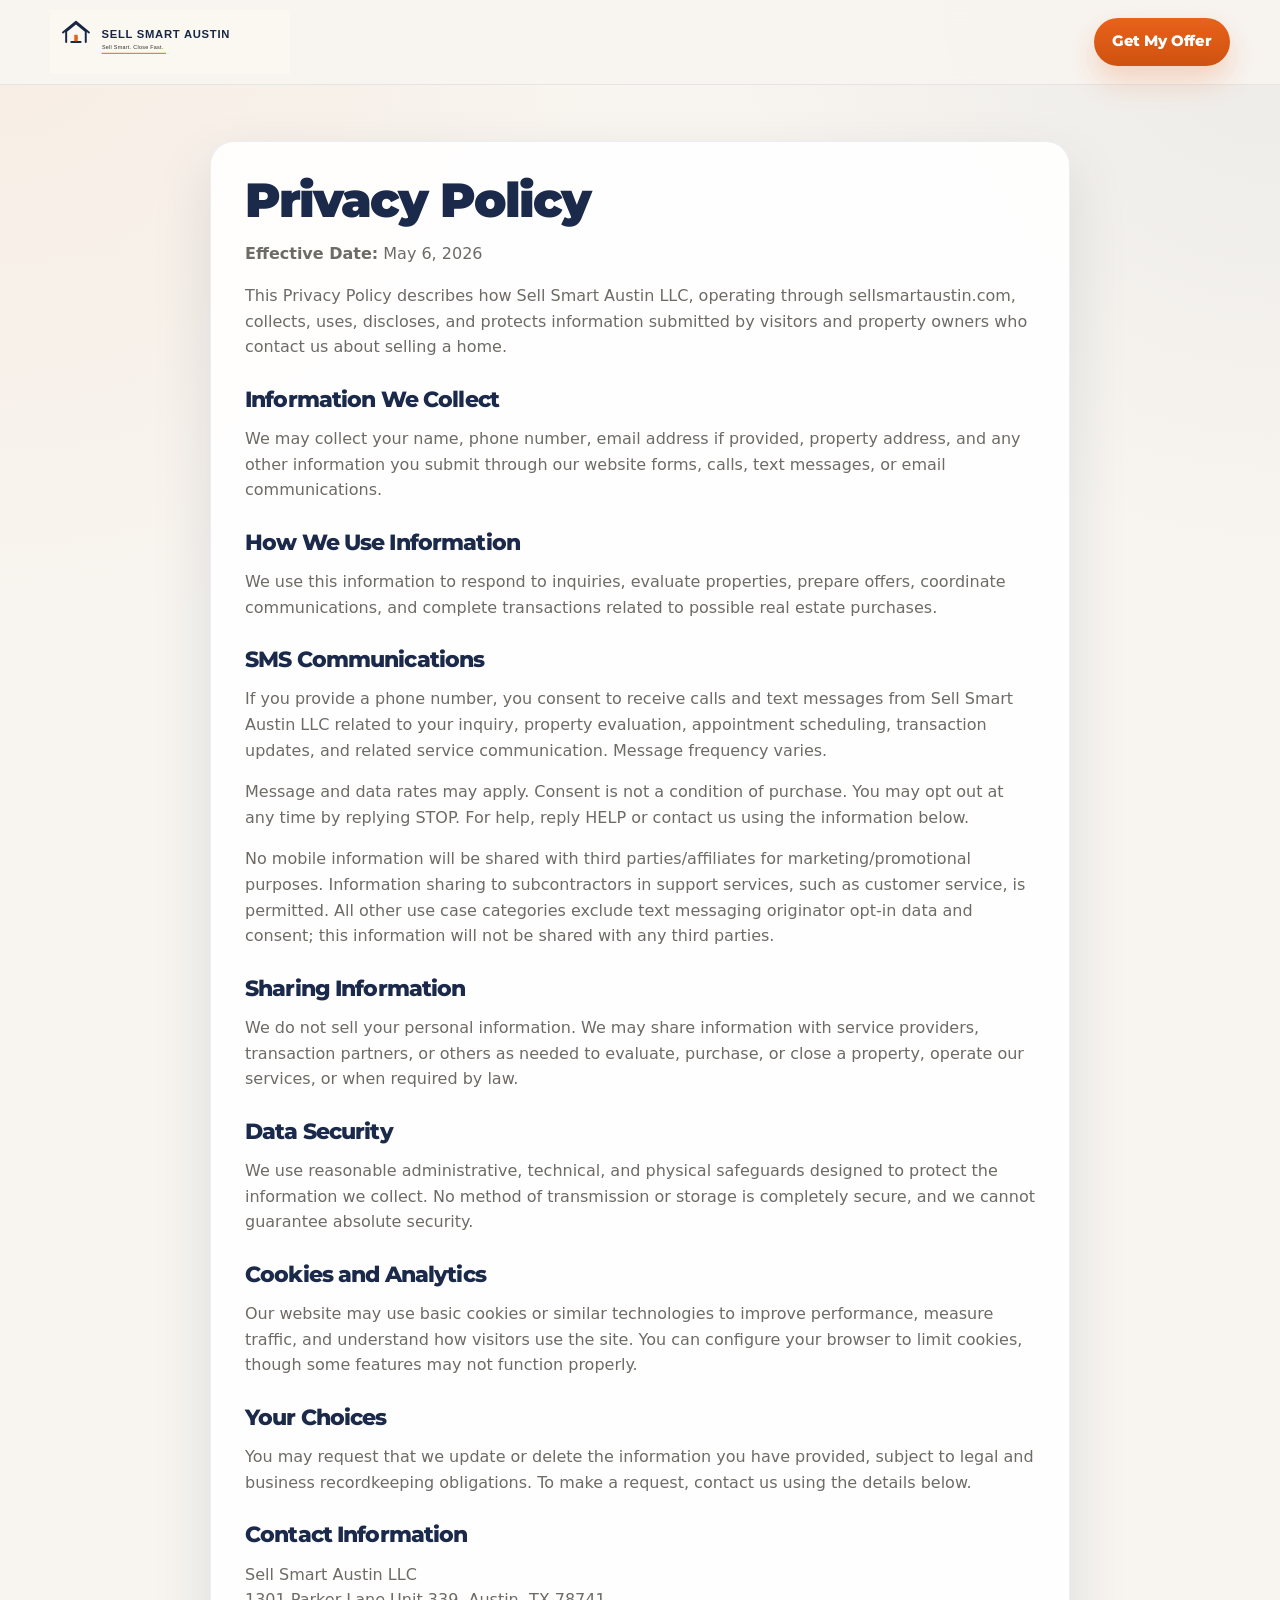
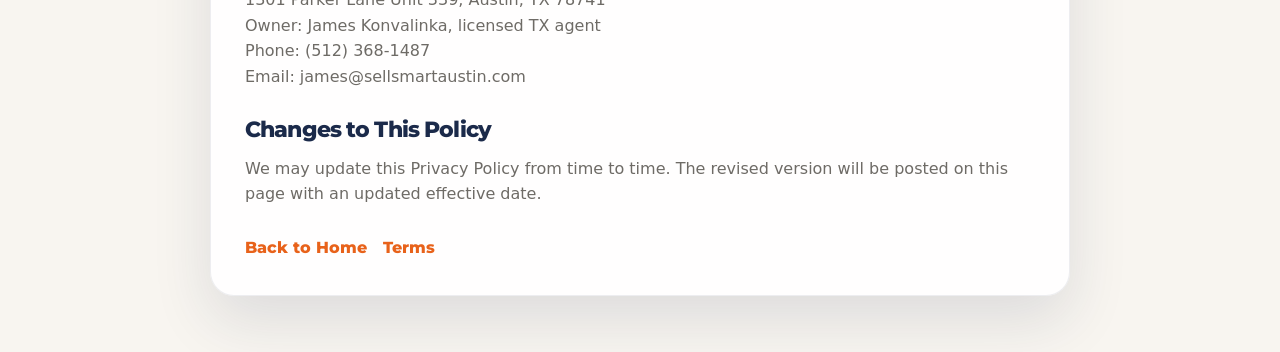
<file: privacy-policy.html>
<!DOCTYPE html>
<html lang="en">
<head>
  <meta charset="UTF-8">
  <meta name="viewport" content="width=device-width, initial-scale=1.0">
  <meta name="description" content="Privacy Policy for Sell Smart Austin LLC.">
  <title>Privacy Policy | Sell Smart Austin</title>
  <link rel="preconnect" href="https://fonts.googleapis.com">
  <link rel="preconnect" href="https://fonts.gstatic.com" crossorigin>
  <link href="https://fonts.googleapis.com/css2?family=Montserrat:wght@600;700;800;900&display=swap" rel="stylesheet">
  <link rel="stylesheet" href="style.css">
</head>
<body>
  <header class="site-header">
    <div class="container header-inner">
      <a class="brand" href="index.html" aria-label="Sell Smart Austin home">
        <img class="brand-logo" src="brand/logo-v3.svg" alt="Sell Smart Austin">
      </a>
      <div class="header-actions">
        <a class="button button--small" href="index.html#offer-form">Get My Offer</a>
      </div>
    </div>
  </header>

  <main class="section legal-page">
    <div class="container legal-content">
      <h1>Privacy Policy</h1>
      <p><strong>Effective Date:</strong> May 6, 2026</p>
      <p>This Privacy Policy describes how Sell Smart Austin LLC, operating through sellsmartaustin.com, collects, uses, discloses, and protects information submitted by visitors and property owners who contact us about selling a home.</p>

      <h2>Information We Collect</h2>
      <p>We may collect your name, phone number, email address if provided, property address, and any other information you submit through our website forms, calls, text messages, or email communications.</p>

      <h2>How We Use Information</h2>
      <p>We use this information to respond to inquiries, evaluate properties, prepare offers, coordinate communications, and complete transactions related to possible real estate purchases.</p>

      <h2>SMS Communications</h2>
      <p>If you provide a phone number, you consent to receive calls and text messages from Sell Smart Austin LLC related to your inquiry, property evaluation, appointment scheduling, transaction updates, and related service communication. Message frequency varies.</p>
      <p>Message and data rates may apply. Consent is not a condition of purchase. You may opt out at any time by replying STOP. For help, reply HELP or contact us using the information below.</p>
      <p>No mobile information will be shared with third parties/affiliates for marketing/promotional purposes. Information sharing to subcontractors in support services, such as customer service, is permitted. All other use case categories exclude text messaging originator opt-in data and consent; this information will not be shared with any third parties.</p>

      <h2>Sharing Information</h2>
      <p>We do not sell your personal information. We may share information with service providers, transaction partners, or others as needed to evaluate, purchase, or close a property, operate our services, or when required by law.</p>

      <h2>Data Security</h2>
      <p>We use reasonable administrative, technical, and physical safeguards designed to protect the information we collect. No method of transmission or storage is completely secure, and we cannot guarantee absolute security.</p>

      <h2>Cookies and Analytics</h2>
      <p>Our website may use basic cookies or similar technologies to improve performance, measure traffic, and understand how visitors use the site. You can configure your browser to limit cookies, though some features may not function properly.</p>

      <h2>Your Choices</h2>
      <p>You may request that we update or delete the information you have provided, subject to legal and business recordkeeping obligations. To make a request, contact us using the details below.</p>

      <h2>Contact Information</h2>
      <p>Sell Smart Austin LLC<br>
      1301 Parker Lane Unit 339, Austin, TX 78741<br>
      Owner: James Konvalinka, licensed TX agent<br>
      Phone: (512) 368-1487<br>
      Email: james@sellsmartaustin.com</p>

      <h2>Changes to This Policy</h2>
      <p>We may update this Privacy Policy from time to time. The revised version will be posted on this page with an updated effective date.</p>

      <div class="legal-nav">
        <a href="index.html">Back to Home</a>
        <a href="terms.html">Terms</a>
      </div>
    </div>
  </main>
</body>
</html>
</file>
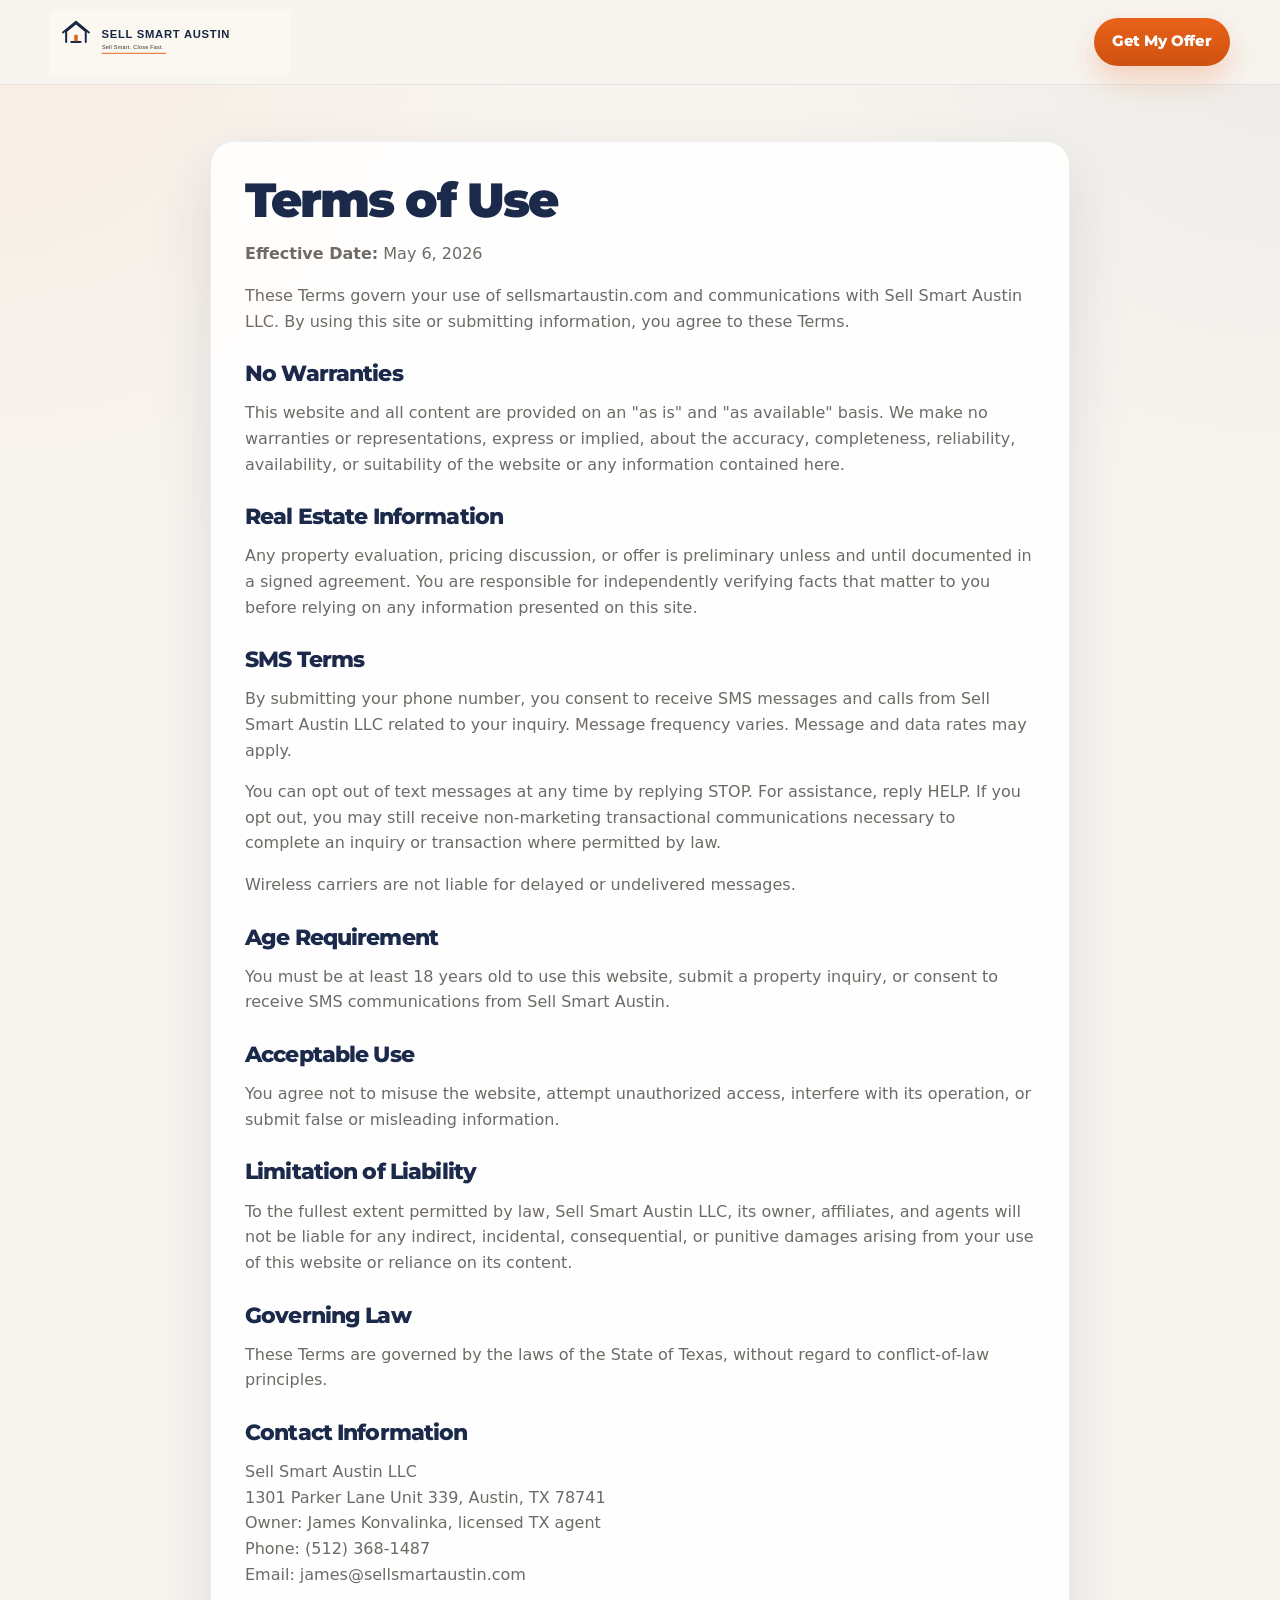
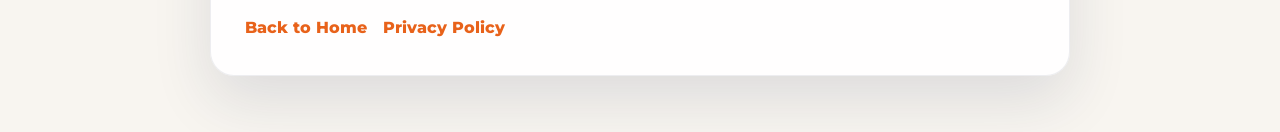
<file: terms.html>
<!DOCTYPE html>
<html lang="en">
<head>
  <meta charset="UTF-8">
  <meta name="viewport" content="width=device-width, initial-scale=1.0">
  <meta name="description" content="Terms of Use for Sell Smart Austin and SMS communications.">
  <title>Terms | Sell Smart Austin</title>
  <link rel="preconnect" href="https://fonts.googleapis.com">
  <link rel="preconnect" href="https://fonts.gstatic.com" crossorigin>
  <link href="https://fonts.googleapis.com/css2?family=Montserrat:wght@600;700;800;900&display=swap" rel="stylesheet">
  <link rel="stylesheet" href="style.css">
</head>
<body>
  <header class="site-header">
    <div class="container header-inner">
      <a class="brand" href="index.html" aria-label="Sell Smart Austin home">
        <img class="brand-logo" src="brand/logo-v3.svg" alt="Sell Smart Austin">
      </a>
      <div class="header-actions">
        <a class="button button--small" href="index.html#offer-form">Get My Offer</a>
      </div>
    </div>
  </header>

  <main class="section legal-page">
    <div class="container legal-content">
      <h1>Terms of Use</h1>
      <p><strong>Effective Date:</strong> May 6, 2026</p>
      <p>These Terms govern your use of sellsmartaustin.com and communications with Sell Smart Austin LLC. By using this site or submitting information, you agree to these Terms.</p>

      <h2>No Warranties</h2>
      <p>This website and all content are provided on an "as is" and "as available" basis. We make no warranties or representations, express or implied, about the accuracy, completeness, reliability, availability, or suitability of the website or any information contained here.</p>

      <h2>Real Estate Information</h2>
      <p>Any property evaluation, pricing discussion, or offer is preliminary unless and until documented in a signed agreement. You are responsible for independently verifying facts that matter to you before relying on any information presented on this site.</p>

      <h2>SMS Terms</h2>
      <p>By submitting your phone number, you consent to receive SMS messages and calls from Sell Smart Austin LLC related to your inquiry. Message frequency varies. Message and data rates may apply.</p>
      <p>You can opt out of text messages at any time by replying STOP. For assistance, reply HELP. If you opt out, you may still receive non-marketing transactional communications necessary to complete an inquiry or transaction where permitted by law.</p>
      <p>Wireless carriers are not liable for delayed or undelivered messages.</p>

      <h2>Age Requirement</h2>
      <p>You must be at least 18 years old to use this website, submit a property inquiry, or consent to receive SMS communications from Sell Smart Austin.</p>

      <h2>Acceptable Use</h2>
      <p>You agree not to misuse the website, attempt unauthorized access, interfere with its operation, or submit false or misleading information.</p>

      <h2>Limitation of Liability</h2>
      <p>To the fullest extent permitted by law, Sell Smart Austin LLC, its owner, affiliates, and agents will not be liable for any indirect, incidental, consequential, or punitive damages arising from your use of this website or reliance on its content.</p>

      <h2>Governing Law</h2>
      <p>These Terms are governed by the laws of the State of Texas, without regard to conflict-of-law principles.</p>

      <h2>Contact Information</h2>
      <p>Sell Smart Austin LLC<br>
      1301 Parker Lane Unit 339, Austin, TX 78741<br>
      Owner: James Konvalinka, licensed TX agent<br>
      Phone: (512) 368-1487<br>
      Email: james@sellsmartaustin.com</p>

      <div class="legal-nav">
        <a href="index.html">Back to Home</a>
        <a href="privacy-policy.html">Privacy Policy</a>
      </div>
    </div>
  </main>
</body>
</html>
</file>
<file: style.css>
:root {
  --navy: #1b2a4a;
  --navy-deep: #121d35;
  --orange: #e8621a;
  --orange-hover: #cf5210;
  --warm-white: #f8f5f0;
  --white: #ffffff;
  --text: #2d2d2d;
  --muted: #6e6b66;
  --border: rgba(27, 42, 74, 0.12);
  --shadow: 0 24px 60px rgba(27, 42, 74, 0.12);
  --radius: 24px;
  --max: 1180px;
}

* {
  box-sizing: border-box;
}

html {
  scroll-behavior: smooth;
}

body {
  margin: 0;
  font-family: system-ui, -apple-system, BlinkMacSystemFont, "Segoe UI", sans-serif;
  color: var(--text);
  background:
    radial-gradient(circle at top left, rgba(232, 98, 26, 0.06), transparent 28%),
    radial-gradient(circle at top right, rgba(27, 42, 74, 0.05), transparent 24%),
    var(--warm-white);
  line-height: 1.6;
  text-rendering: optimizeLegibility;
  -webkit-font-smoothing: antialiased;
}

a {
  color: inherit;
  text-decoration: none;
}

img {
  display: block;
  max-width: 100%;
}

button,
input {
  font: inherit;
}

.container {
  width: min(var(--max), calc(100% - 32px));
  margin: 0 auto;
}

.section {
  padding: 84px 0;
}

.section--soft {
  background: rgba(255, 255, 255, 0.42);
}

.eyebrow {
  margin: 0 0 12px;
  color: var(--orange);
  text-transform: uppercase;
  letter-spacing: 0.18em;
  font-size: 0.76rem;
  font-weight: 800;
  font-family: "Montserrat", system-ui, sans-serif;
}

.eyebrow--light {
  color: rgba(255, 255, 255, 0.78);
}

h1,
h2,
h3,
.form-title,
.trust-item p,
.button,
.header-phone,
.footer-line,
.footer-nav a {
  font-family: "Montserrat", system-ui, sans-serif;
}

h1,
h2,
h3 {
  margin: 0;
  color: var(--navy);
  letter-spacing: -0.04em;
  line-height: 1.03;
}

h1 {
  font-size: clamp(3rem, 7vw, 5.4rem);
  font-weight: 900;
}

h2 {
  font-size: clamp(2rem, 4vw, 3.25rem);
  font-weight: 800;
}

h3 {
  font-size: 1.2rem;
  font-weight: 800;
}

.section-heading {
  max-width: 760px;
  margin-bottom: 28px;
}

.section-lead {
  margin: 14px 0 0;
  color: var(--muted);
  font-size: 1.04rem;
}

.section-lead--light {
  color: rgba(255, 255, 255, 0.78);
}

.site-header {
  position: sticky;
  top: 0;
  z-index: 30;
  background: rgba(248, 245, 240, 0.92);
  backdrop-filter: blur(16px);
  border-bottom: 1px solid rgba(27, 42, 74, 0.08);
}

.header-inner {
  min-height: 84px;
  display: flex;
  align-items: center;
  justify-content: space-between;
  gap: 20px;
}

.brand {
  display: inline-flex;
  align-items: center;
  min-width: 0;
}

.brand-logo {
  width: min(240px, 56vw);
  height: auto;
}

.header-actions {
  display: flex;
  align-items: center;
  gap: 14px;
  flex-wrap: wrap;
  justify-content: flex-end;
}

.header-phone {
  color: var(--navy);
  font-weight: 800;
  letter-spacing: -0.02em;
  white-space: nowrap;
}

.header-phone:hover,
.footer-nav a:hover {
  color: var(--orange);
}

.button {
  display: inline-flex;
  align-items: center;
  justify-content: center;
  border: 0;
  border-radius: 999px;
  background: linear-gradient(180deg, var(--orange) 0%, var(--orange-hover) 100%);
  color: var(--white);
  font-weight: 800;
  letter-spacing: -0.01em;
  box-shadow: 0 14px 30px rgba(232, 98, 26, 0.24);
  cursor: pointer;
  transition: transform 0.2s ease, filter 0.2s ease, box-shadow 0.2s ease;
}

.button:hover,
.button:focus-visible {
  transform: translateY(-1px);
  filter: brightness(1.02);
  box-shadow: 0 16px 34px rgba(232, 98, 26, 0.3);
}

.button:focus-visible,
.brand:focus-visible,
.header-phone:focus-visible,
.footer-nav a:focus-visible {
  outline: 3px solid rgba(232, 98, 26, 0.3);
  outline-offset: 4px;
}

.button--small {
  padding: 12px 18px;
  font-size: 0.92rem;
}

.button--full {
  width: 100%;
  min-height: 56px;
  padding: 16px 20px;
  font-size: 1rem;
}

.hero {
  position: relative;
  overflow: hidden;
  padding: 36px 0 84px;
  color: rgba(255, 255, 255, 0.88);
  background:
    linear-gradient(135deg, rgba(27, 42, 74, 0.98), rgba(18, 29, 53, 0.98)),
    var(--navy);
}

.hero::after {
  content: "";
  position: absolute;
  inset: auto 0 0;
  height: 1px;
  background: linear-gradient(90deg, transparent, rgba(255, 255, 255, 0.2), transparent);
}

.hero-glow {
  position: absolute;
  border-radius: 999px;
  filter: blur(18px);
  pointer-events: none;
}

.hero-glow--one {
  top: -60px;
  right: -80px;
  width: 300px;
  height: 300px;
  background: rgba(232, 98, 26, 0.14);
}

.hero-glow--two {
  left: -90px;
  bottom: -120px;
  width: 340px;
  height: 340px;
  background: rgba(255, 255, 255, 0.05);
}

.hero-grid {
  position: relative;
  z-index: 1;
  display: grid;
  grid-template-columns: minmax(0, 1.05fr) minmax(320px, 0.95fr);
  gap: 34px;
  align-items: center;
}

.hero-copy {
  max-width: 680px;
}

.hero-subhead {
  margin: 18px 0 0;
  color: rgba(255, 255, 255, 0.9);
  font-size: clamp(1.08rem, 2vw, 1.34rem);
  max-width: 26ch;
}

.hero-support {
  margin: 18px 0 0;
  max-width: 54ch;
  color: rgba(255, 255, 255, 0.74);
  font-size: 0.98rem;
}

.lead-form {
  display: grid;
  grid-template-columns: repeat(2, minmax(0, 1fr));
  gap: 14px;
  padding: 24px;
  border-radius: var(--radius);
  background: rgba(255, 255, 255, 0.98);
  border: 1px solid rgba(27, 42, 74, 0.08);
  box-shadow: var(--shadow);
  color: var(--text);
}

.lead-form--inverted {
  background: rgba(255, 255, 255, 0.96);
}

.form-head {
  margin-bottom: 4px;
  grid-column: 1 / -1;
}

.form-title {
  margin: 0;
  color: var(--navy);
  font-size: 1.18rem;
  font-weight: 900;
  letter-spacing: -0.03em;
}

.form-copy {
  margin: 4px 0 0;
  color: var(--muted);
  font-size: 0.95rem;
}

.field {
  display: grid;
  gap: 8px;
}

.field--full {
  grid-column: 1 / -1;
}

.button--full {
  grid-column: 1 / -1;
}

label {
  color: rgba(27, 42, 74, 0.88);
  font-size: 0.88rem;
  font-weight: 700;
}

input {
  width: 100%;
  min-height: 54px;
  padding: 14px 16px;
  border-radius: 16px;
  border: 1px solid rgba(27, 42, 74, 0.14);
  background: #fff;
  color: var(--text);
  transition: border-color 0.2s ease, box-shadow 0.2s ease, transform 0.2s ease;
}

input::placeholder {
  color: #8c8781;
}

input:focus {
  outline: none;
  border-color: rgba(232, 98, 26, 0.7);
  box-shadow: 0 0 0 4px rgba(232, 98, 26, 0.12);
}

.trust-line {
  grid-column: 1 / -1;
  margin: 0;
  color: var(--muted);
  text-align: center;
  font-size: 0.94rem;
}

.trust-bar {
  padding-top: 0;
  margin-top: -24px;
}

.trust-grid {
  display: grid;
  grid-template-columns: repeat(4, minmax(0, 1fr));
  gap: 14px;
  padding: 18px;
  border-radius: calc(var(--radius) + 4px);
  background: rgba(255, 255, 255, 0.86);
  border: 1px solid rgba(27, 42, 74, 0.08);
  box-shadow: var(--shadow);
}

.trust-item {
  display: flex;
  align-items: center;
  gap: 12px;
  padding: 8px 10px;
  border-radius: 18px;
  background: rgba(248, 245, 240, 0.72);
}

.trust-icon {
  width: 42px;
  height: 42px;
  flex: 0 0 42px;
  display: grid;
  place-items: center;
  border-radius: 14px;
  background: rgba(232, 98, 26, 0.1);
  color: var(--orange);
}

.trust-icon svg {
  width: 22px;
  height: 22px;
  fill: none;
  stroke: currentColor;
  stroke-width: 1.9;
  stroke-linecap: round;
  stroke-linejoin: round;
}

.trust-item p {
  margin: 0;
  color: var(--navy);
  font-size: 0.95rem;
  font-weight: 800;
  letter-spacing: -0.02em;
}

.cards-grid {
  display: grid;
  gap: 18px;
}

.cards-grid--three {
  grid-template-columns: repeat(3, minmax(0, 1fr));
}

.cards-grid--two {
  grid-template-columns: repeat(2, minmax(0, 1fr));
}

.cards-grid--why {
  grid-template-rows: auto auto;
}

.info-card,
.benefit-card,
.quote-card {
  padding: 26px;
  border-radius: var(--radius);
  background: rgba(255, 255, 255, 0.88);
  border: 1px solid rgba(27, 42, 74, 0.08);
  box-shadow: var(--shadow);
}

.card-step {
  width: 38px;
  height: 38px;
  display: inline-grid;
  place-items: center;
  margin-bottom: 18px;
  border-radius: 999px;
  background: rgba(232, 98, 26, 0.1);
  color: var(--orange);
  font-family: "Montserrat", system-ui, sans-serif;
  font-weight: 900;
}

.info-card p,
.benefit-card p,
.quote-text {
  margin: 10px 0 0;
  color: var(--muted);
}

.benefit-card {
  position: relative;
  overflow: hidden;
}

.benefit-card::before {
  content: "";
  position: absolute;
  inset: 0 auto 0 0;
  width: 4px;
  background: linear-gradient(180deg, var(--orange), rgba(232, 98, 26, 0.2));
}

.benefit-card h3 {
  padding-left: 4px;
}

.benefit-card p {
  padding-left: 4px;
}

.quote-card {
  display: grid;
  gap: 10px;
}

.stars {
  color: var(--orange);
  letter-spacing: 0.18em;
  font-size: 1.05rem;
  font-weight: 900;
}

.quote-text {
  margin: 0;
  font-size: 1.02rem;
}

.quote-name {
  margin: 6px 0 0;
  color: var(--navy);
  font-family: "Montserrat", system-ui, sans-serif;
  font-weight: 800;
}

.cta-section {
  position: relative;
  overflow: hidden;
  color: rgba(255, 255, 255, 0.9);
  background: linear-gradient(135deg, rgba(27, 42, 74, 1), rgba(18, 29, 53, 0.98));
}

.cta-section::before {
  content: "";
  position: absolute;
  inset: 0;
  background:
    radial-gradient(circle at top right, rgba(232, 98, 26, 0.16), transparent 28%),
    radial-gradient(circle at bottom left, rgba(255, 255, 255, 0.06), transparent 30%);
  pointer-events: none;
}

.cta-grid {
  position: relative;
  z-index: 1;
  display: grid;
  grid-template-columns: minmax(0, 0.85fr) minmax(320px, 1fr);
  gap: 28px;
  align-items: start;
}

.cta-copy h2 {
  color: #fff;
}

.cta-copy .section-lead {
  max-width: 48ch;
}

.cta-section .lead-form {
  margin: 0;
}

.site-footer {
  padding: 36px 0 22px;
  color: rgba(255, 255, 255, 0.88);
  background: var(--navy-deep);
}

.legal-page {
  padding-top: 56px;
  padding-bottom: 56px;
}

.legal-content {
  max-width: 860px;
  margin: 0 auto;
  padding: 34px;
  border-radius: var(--radius);
  background: rgba(255, 255, 255, 0.9);
  border: 1px solid rgba(27, 42, 74, 0.08);
  box-shadow: var(--shadow);
}

.legal-content h1 {
  margin-bottom: 10px;
  color: var(--navy);
  font-size: clamp(2rem, 4vw, 3rem);
}

.legal-content h2 {
  margin-top: 28px;
  font-size: 1.35rem;
}

.legal-content p {
  color: var(--muted);
}

.legal-nav {
  display: flex;
  gap: 16px;
  flex-wrap: wrap;
  margin-top: 28px;
}

.legal-nav a {
  color: var(--orange);
  font-family: "Montserrat", system-ui, sans-serif;
  font-weight: 800;
}

.footer-grid {
  display: grid;
  grid-template-columns: minmax(0, 1.2fr) auto;
  gap: 28px;
  align-items: start;
}

.footer-logo {
  display: inline-flex;
  margin-bottom: 16px;
}

.footer-logo .brand-logo {
  width: min(260px, 70vw);
}

.footer-line {
  margin: 0;
  color: rgba(255, 255, 255, 0.94);
  font-weight: 800;
}

.footer-consent {
  margin: 12px 0 0;
  max-width: 60ch;
  color: rgba(255, 255, 255, 0.72);
}

.footer-nav {
  display: flex;
  flex-wrap: wrap;
  justify-content: flex-end;
  gap: 18px;
}

.footer-nav a {
  color: rgba(255, 255, 255, 0.9);
  font-weight: 700;
}

.footer-bottom {
  margin-top: 22px;
  padding-top: 18px;
  border-top: 1px solid rgba(255, 255, 255, 0.12);
  color: rgba(255, 255, 255, 0.7);
  font-size: 0.94rem;
}

.footer-bottom p {
  margin: 0;
}

@media (max-width: 980px) {
  .hero-grid,
  .cta-grid,
  .footer-grid {
    grid-template-columns: 1fr;
  }

  .trust-grid,
  .cards-grid--three,
  .cards-grid--two {
    grid-template-columns: 1fr;
  }

  .footer-nav {
    justify-content: flex-start;
  }
}

@media (max-width: 640px) {
  .container {
    width: min(var(--max), calc(100% - 24px));
  }

  .section {
    padding: 64px 0;
  }

  .header-inner {
    min-height: 76px;
    gap: 12px;
  }

  .brand-logo {
    width: min(196px, 52vw);
  }

  .header-actions {
    gap: 10px;
  }

  .header-phone {
    font-size: 0.92rem;
  }

  .button--small {
    padding: 11px 14px;
    font-size: 0.88rem;
  }

  .hero {
    padding: 28px 0 70px;
  }

  .lead-form,
  .info-card,
  .benefit-card,
  .quote-card {
    padding: 22px;
  }

  .lead-form {
    grid-template-columns: 1fr;
  }

  .trust-grid {
    padding: 14px;
  }

  .trust-item {
    padding: 10px 12px;
  }

  .legal-content {
    padding: 24px;
  }
}
</file>
